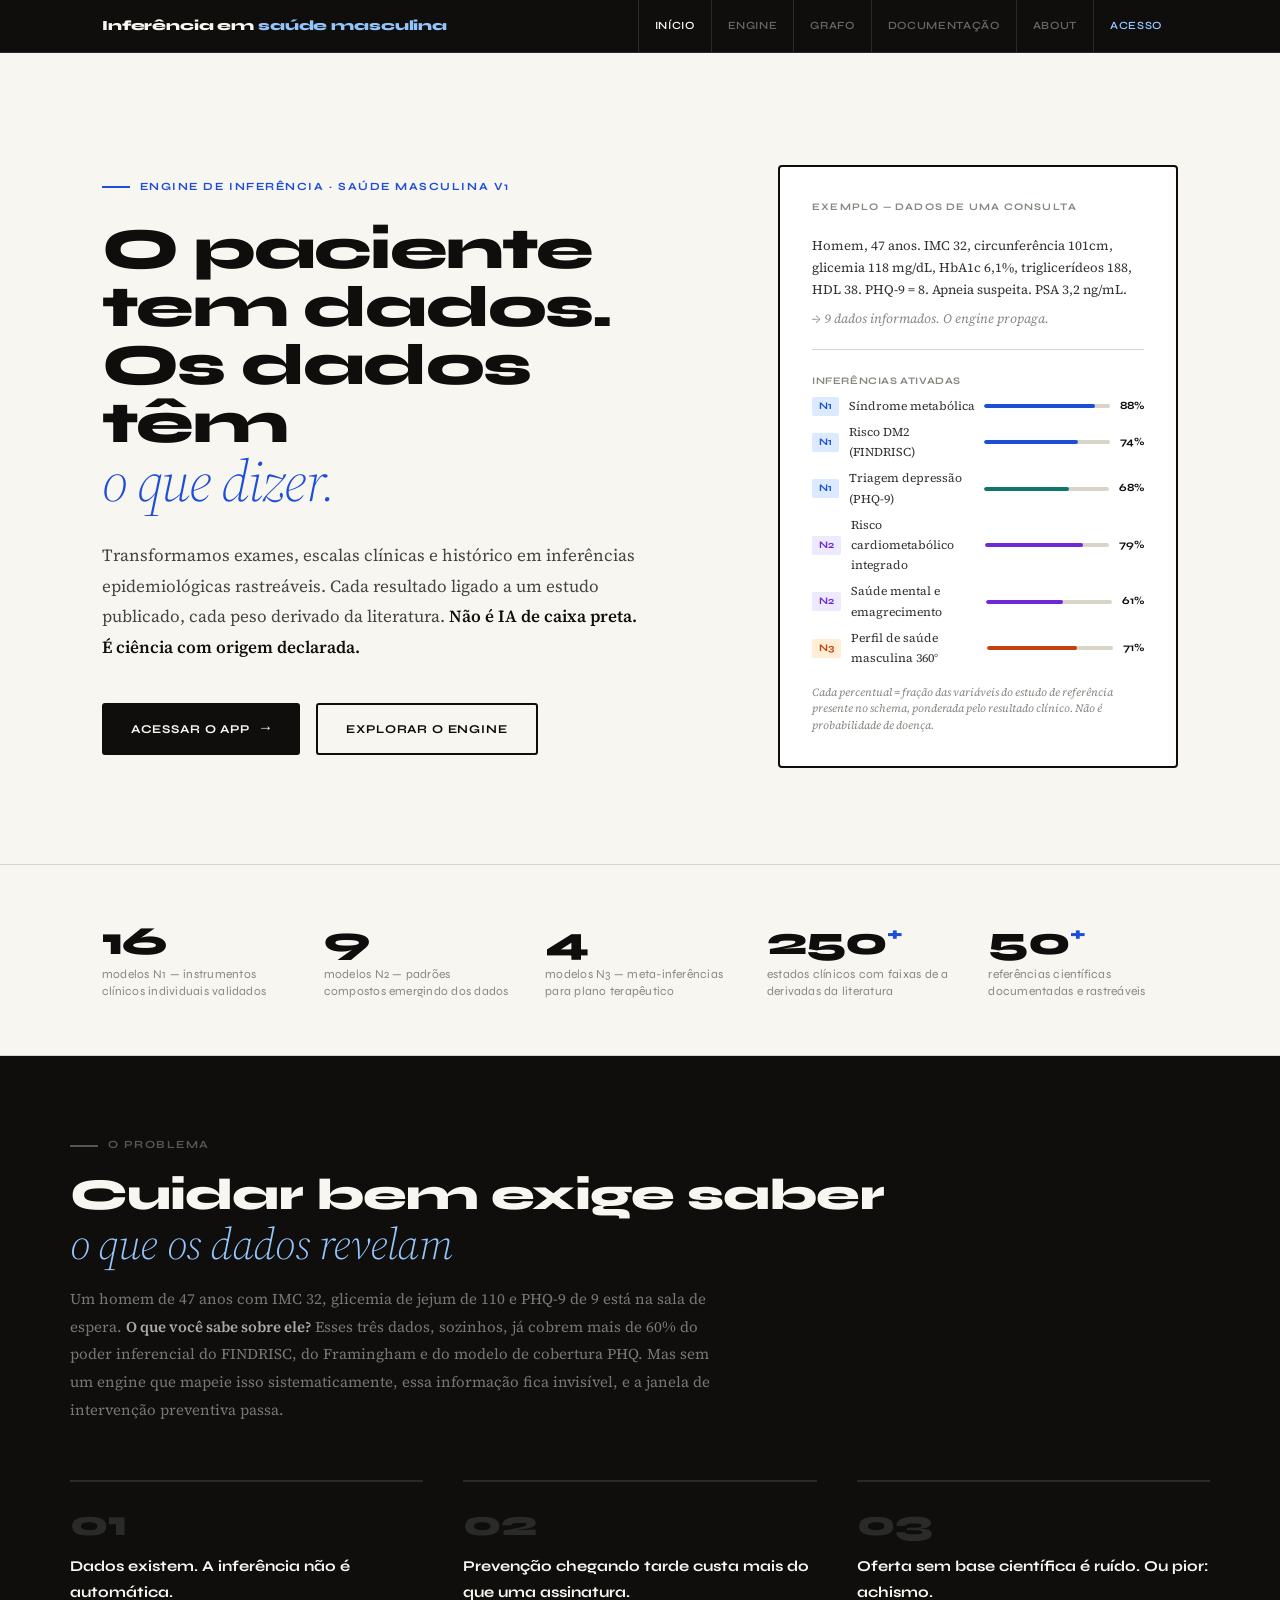
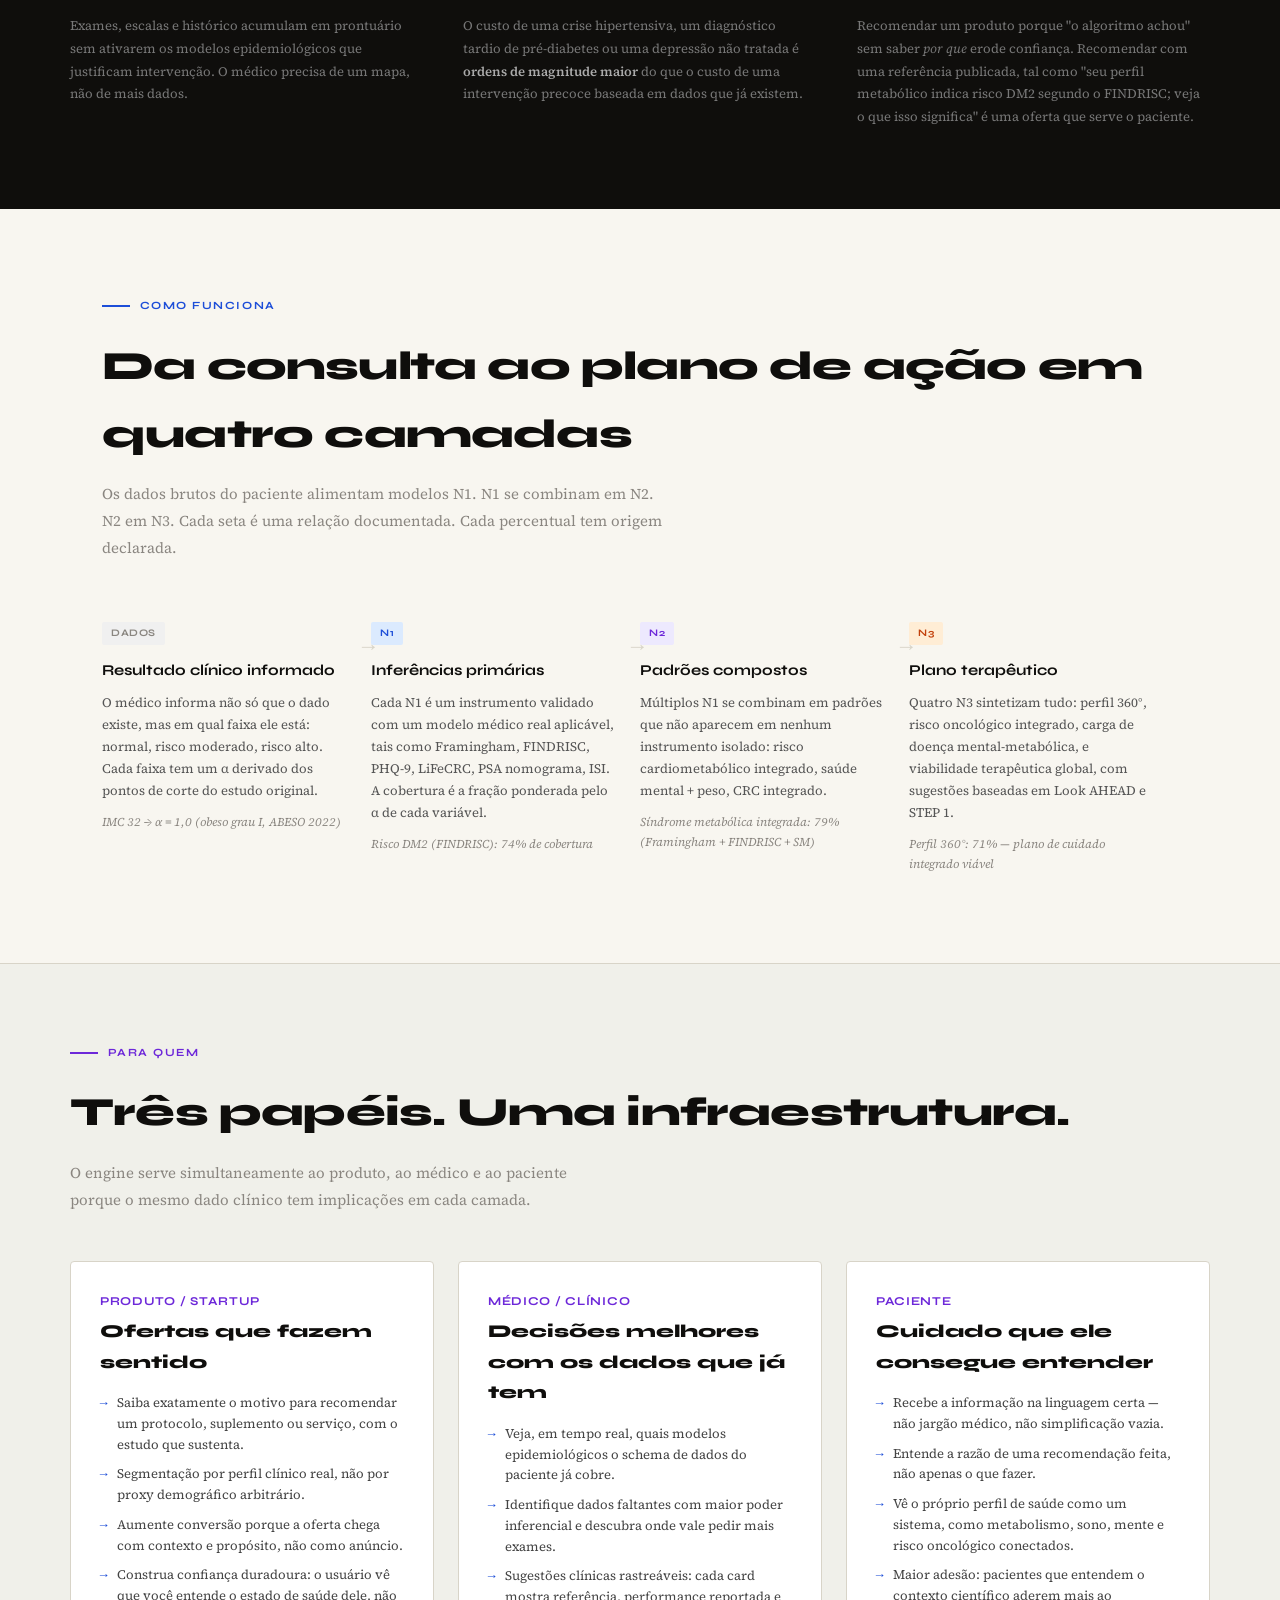
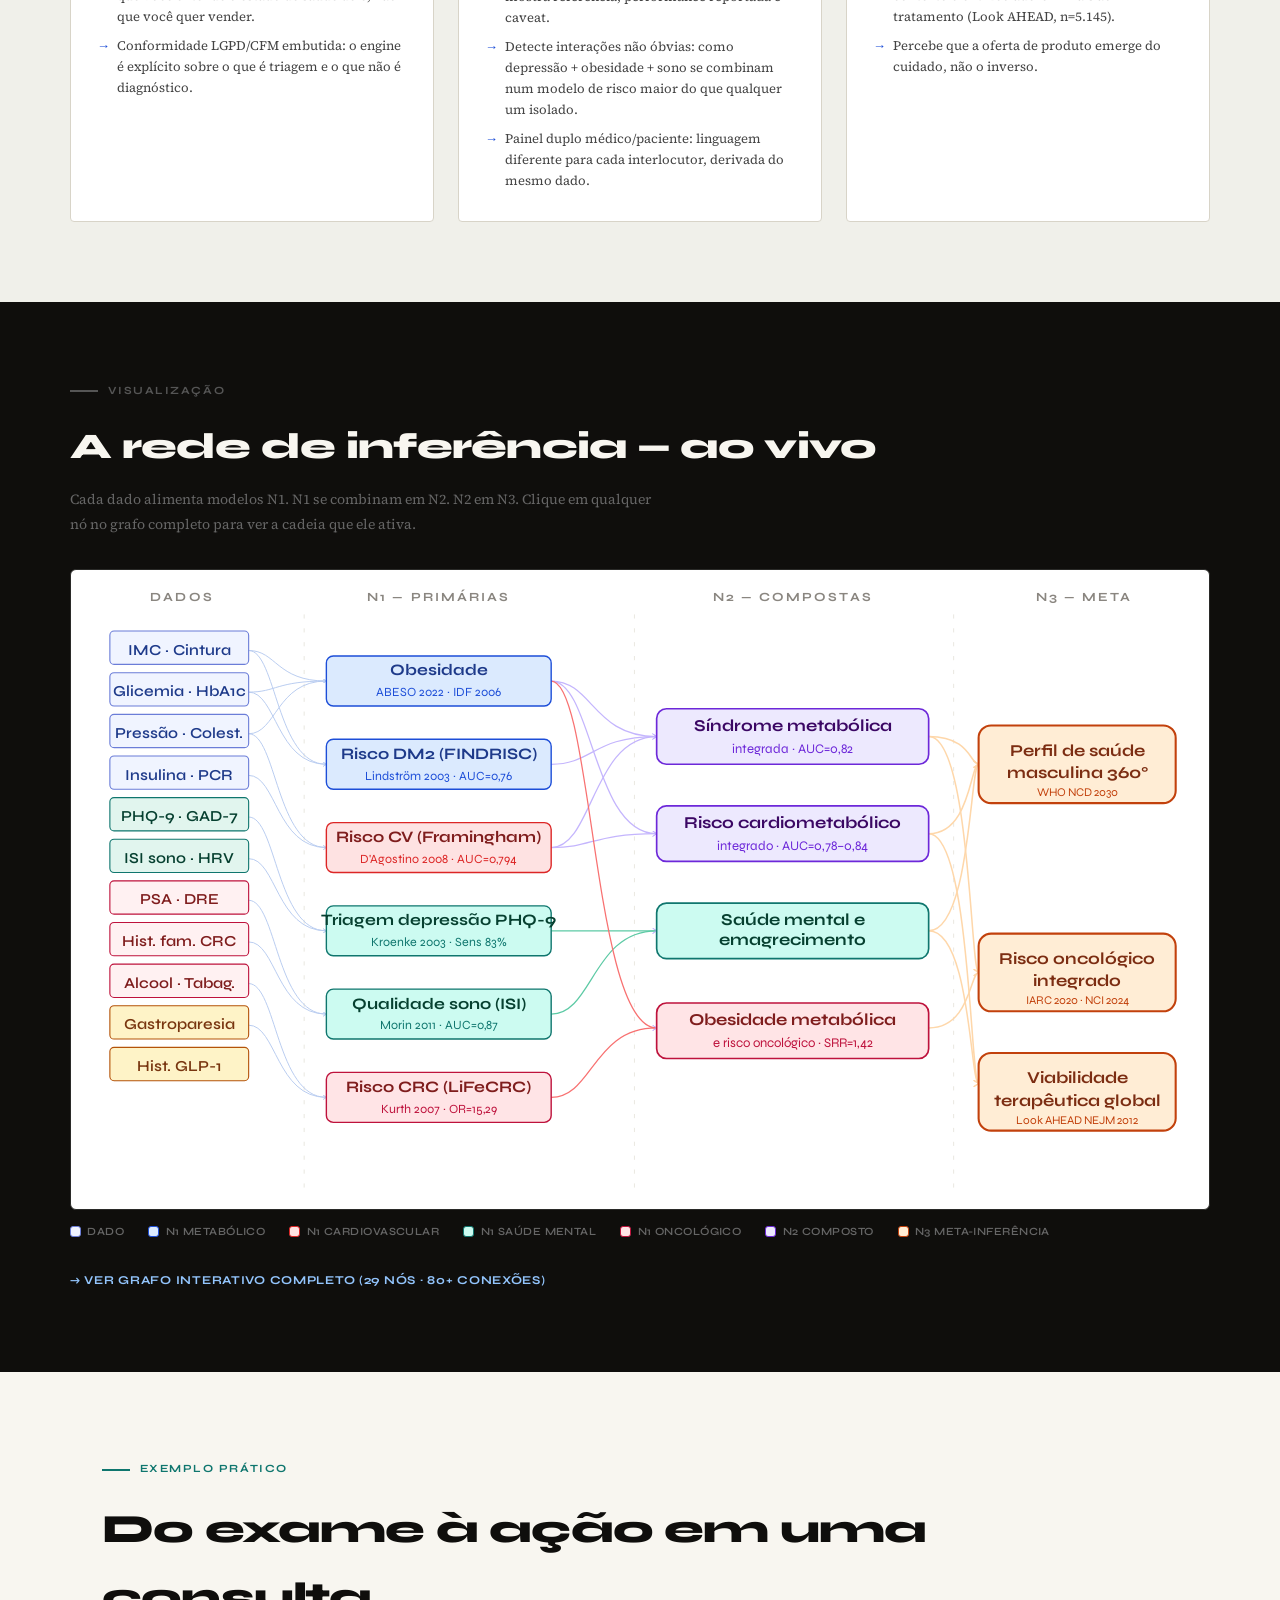
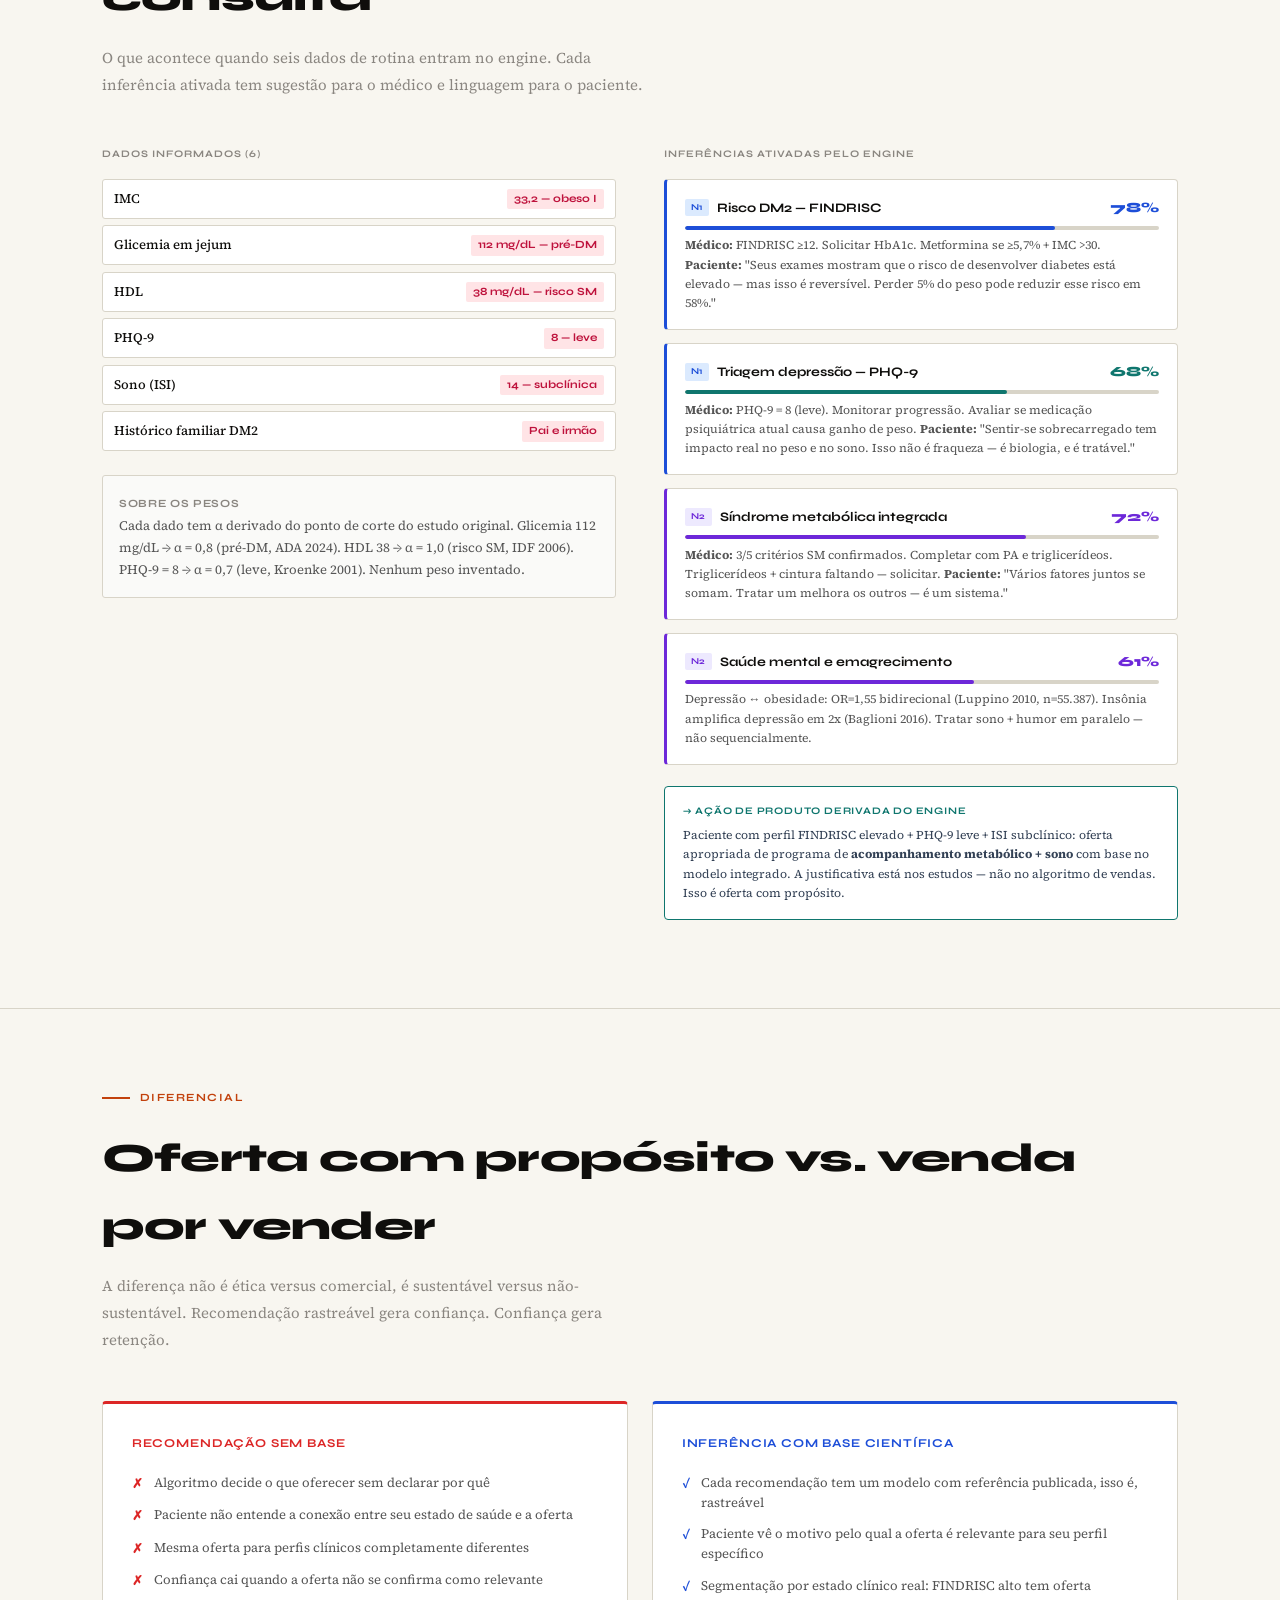
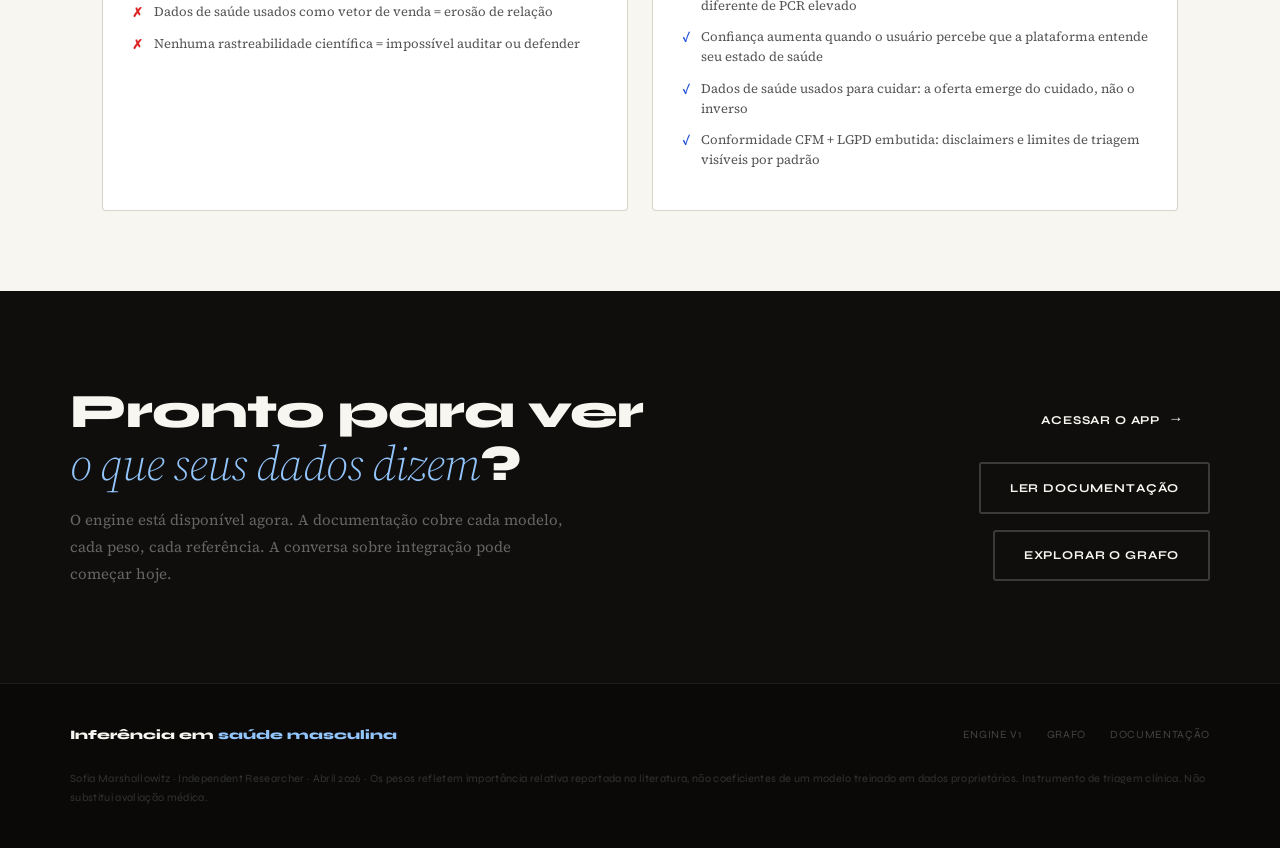
<file: index.html>
<!DOCTYPE html>
<html lang="pt-BR">
<head>
<meta charset="UTF-8">
<meta name="viewport" content="width=device-width, initial-scale=1.0">
<title>Inferência em saúde masculina com base científica real</title>
<meta name="description" content="Transforma dados clínicos em inferências epidemiológicas rastreáveis. Cada sugestão tem origem num estudo publicado. Cada peso tem uma referência. Nenhuma pseudo-confiança.">
<meta property="og:title" content="Inferência em Saúde Masculina">
<meta property="og:description" content="Engine de inferência clínica baseado em ciência. 16 modelos N1, 9 N2, 4 N3. Cada peso derivado da literatura publicada.">
<meta property="og:type" content="website">
<link rel="icon" href="favicon.svg" type="image/svg+xml">
<link rel="preconnect" href="https://fonts.googleapis.com">
<link href="https://fonts.googleapis.com/css2?family=Syne:wght@400;600;700;800&family=Source+Serif+4:ital,opsz,wght@0,8..60,300;0,8..60,400;0,8..60,600;1,8..60,300;1,8..60,400&display=swap" rel="stylesheet">
<link rel="stylesheet" href="shared.css">
<style>
:root{
  --ink:#0f0e0c; --paper:#f8f6f0; --rule:#d8d4c8; --accent:#1d4ed8;
  --muted:#8a8680; --n1:#1d4ed8; --n2:#6d28d9; --n3:#c2410c;
  --teal:#0f766e; --red:#be123c;
}
*{box-sizing:border-box;margin:0;padding:0}
html{scroll-behavior:smooth}
body{font-family:'Source Serif 4',Georgia,serif;background:var(--paper);color:var(--ink);font-size:16px;line-height:1.7}

/* NAV */
nav{position:sticky;top:0;z-index:100;background:var(--ink);border-bottom:1px solid #2a2a28;padding:0 2rem}
.nav-in{max-width:1140px;margin:0 auto;display:flex;align-items:center;height:52px}
.nav-logo{font-family:'Syne',sans-serif;font-weight:800;font-size:14px;color:#f8f6f0;letter-spacing:-.01em;margin-right:auto;text-decoration:none}
.nav-logo em{color:#93c5fd;font-style:normal}
.nav-links{display:flex}
.nav-links a{font-family:'Syne',sans-serif;font-size:11px;font-weight:600;letter-spacing:.06em;text-transform:uppercase;color:#888;text-decoration:none;padding:0 1.1rem;height:52px;display:flex;align-items:center;border-left:1px solid #2a2a28;transition:color .15s}
.nav-links a:hover{color:#f8f6f0}
.nav-links a.cta{color:#93c5fd}
.nav-links a.cta:hover{color:#fff}

/* HERO */
.hero{max-width:1140px;margin:0 auto;padding:7rem 2rem 6rem;display:grid;grid-template-columns:1fr 400px;gap:6rem;align-items:center}
@media(max-width:900px){.hero{grid-template-columns:1fr;gap:3rem;padding:4rem 2rem 3rem}}
.hero-eyebrow{font-family:'Syne',sans-serif;font-size:11px;font-weight:700;letter-spacing:.14em;text-transform:uppercase;color:var(--accent);margin-bottom:1.5rem;display:flex;align-items:center;gap:.6rem}
.hero-eyebrow::before{content:'';display:block;width:28px;height:2px;background:var(--accent)}
.hero-h1{font-family:'Syne',sans-serif;font-weight:800;font-size:clamp(36px,5vw,58px);line-height:1.0;letter-spacing:-.03em;margin-bottom:1.8rem}
.hero-h1 em{font-style:italic;font-family:'Source Serif 4',serif;font-weight:300;color:var(--accent)}
.hero-sub{font-size:17px;line-height:1.8;color:#444;max-width:540px;margin-bottom:2.5rem}
.hero-sub strong{font-weight:600;color:var(--ink)}
.hero-actions{display:flex;gap:1rem;flex-wrap:wrap}
.btn{font-family:'Syne',sans-serif;font-weight:700;font-size:12px;letter-spacing:.07em;text-transform:uppercase;text-decoration:none;display:inline-flex;align-items:center;gap:.5rem;padding:.85rem 1.8rem;border-radius:3px;transition:all .15s}
.btn-primary{background:var(--ink);color:#f8f6f0}
.btn-primary:hover{background:#1a1a18}
.btn-secondary{background:transparent;color:var(--ink);border:2px solid var(--ink)}
.btn-secondary:hover{background:var(--ink);color:#f8f6f0}
.btn-arrow::after{content:'→';font-family:monospace;font-size:15px;margin-left:.2rem}

/* Card hero */
.hero-card{background:#fff;border:2px solid var(--ink);border-radius:4px;padding:2rem}
.hc-label{font-family:'Syne',sans-serif;font-size:10px;font-weight:700;letter-spacing:.12em;text-transform:uppercase;color:var(--muted);margin-bottom:1.2rem}
.hc-scenario{font-size:13px;color:#333;line-height:1.7;margin-bottom:1.4rem;padding-bottom:1.2rem;border-bottom:1px solid var(--rule)}
.hc-scenario em{font-style:italic;color:var(--muted)}
.hc-inference{margin-bottom:.6rem}
.hc-inf-label{font-family:'Syne',sans-serif;font-size:10px;font-weight:700;letter-spacing:.06em;text-transform:uppercase;color:var(--muted);margin-bottom:.4rem}
.hc-inf-row{display:flex;align-items:center;gap:.6rem;margin-bottom:.35rem}
.hc-badge{font-family:'Syne',sans-serif;font-size:10px;font-weight:700;padding:1px 7px;border-radius:2px;flex-shrink:0}
.hc-n1{background:#dbeafe;color:var(--n1)}
.hc-n2{background:#ede9fe;color:var(--n2)}
.hc-n3{background:#ffedd5;color:var(--n3)}
.hc-bar-wrap{flex:1;height:4px;background:var(--rule);border-radius:2px;overflow:hidden}
.hc-bar{height:100%;border-radius:2px}
.hc-pct{font-family:'Syne',sans-serif;font-size:11px;font-weight:700;color:var(--ink);white-space:nowrap}
.hc-name{font-size:12px;color:#333;flex:1}
.hc-footnote{font-size:11px;color:var(--muted);font-style:italic;margin-top:1rem;line-height:1.5}

/* DIVIDER */
.divider{border:none;border-top:1px solid var(--rule)}

/* STATS */
.stats{max-width:1140px;margin:0 auto;padding:3.5rem 2rem;display:grid;grid-template-columns:repeat(5,1fr);gap:2rem}
@media(max-width:800px){.stats{grid-template-columns:repeat(2,1fr)}}
@media(max-width:500px){.stats{grid-template-columns:1fr 1fr}}
.stat-n{font-family:'Syne',sans-serif;font-weight:800;font-size:40px;color:var(--ink);line-height:1;letter-spacing:-.02em}
.stat-n sup{font-size:.5em;color:var(--accent)}
.stat-l{font-size:12px;color:var(--muted);margin-top:.3rem;line-height:1.4;font-family:'Syne',sans-serif;letter-spacing:.02em}

/* SEÇÃO ESCURA — problema */
.dark{background:var(--ink);padding:5rem 2rem}
.dark-in{max-width:1140px;margin:0 auto}
.dark-eyebrow{font-family:'Syne',sans-serif;font-size:11px;font-weight:700;letter-spacing:.14em;text-transform:uppercase;color:#555;margin-bottom:1rem;display:flex;align-items:center;gap:.6rem}
.dark-eyebrow::before{content:'';display:block;width:28px;height:2px;background:#555}
.dark h2{font-family:'Syne',sans-serif;font-weight:800;font-size:clamp(26px,4vw,44px);color:#f8f6f0;letter-spacing:-.02em;margin-bottom:1rem;line-height:1.1}
.dark h2 em{font-style:italic;font-family:'Source Serif 4',serif;font-weight:300;color:#93c5fd}
.dark-sub{font-size:15px;color:#777;max-width:640px;margin-bottom:3.5rem;line-height:1.85}
.dark-sub strong{color:#aaa;font-weight:600}
.dark-grid{display:grid;grid-template-columns:repeat(3,1fr);gap:2.5rem}
@media(max-width:700px){.dark-grid{grid-template-columns:1fr}}
.dark-card{border-top:2px solid #2a2a28;padding-top:1.5rem}
.dark-card-n{font-family:'Syne',sans-serif;font-weight:800;font-size:36px;color:#2a2a28;line-height:1;margin-bottom:.8rem}
.dark-card h3{font-family:'Syne',sans-serif;font-weight:700;font-size:15px;color:#f8f6f0;margin-bottom:.6rem}
.dark-card p{font-size:13px;color:#777;line-height:1.75}
.dark-card strong{color:#aaa;font-weight:600}

/* COMO FUNCIONA — cadeia */
.chain-section{max-width:1140px;margin:0 auto;padding:5.5rem 2rem}
.chain-eyebrow{font-family:'Syne',sans-serif;font-size:11px;font-weight:700;letter-spacing:.14em;text-transform:uppercase;color:var(--accent);margin-bottom:1rem;display:flex;align-items:center;gap:.6rem}
.chain-eyebrow::before{content:'';display:block;width:28px;height:2px;background:var(--accent)}
.chain-h2{font-family:'Syne',sans-serif;font-weight:800;font-size:clamp(24px,3.5vw,40px);letter-spacing:-.02em;margin-bottom:.8rem}
.chain-sub{font-size:15px;color:var(--muted);max-width:560px;margin-bottom:3.5rem;line-height:1.8}
.chain-steps{display:grid;grid-template-columns:repeat(4,1fr);gap:0;position:relative}
@media(max-width:800px){.chain-steps{grid-template-columns:1fr 1fr;gap:2rem}}
@media(max-width:500px){.chain-steps{grid-template-columns:1fr}}
.chain-step{padding:0 1.5rem 0 0;position:relative}
.chain-step::after{content:'→';position:absolute;right:-4px;top:12px;font-size:22px;color:var(--rule);font-family:monospace}
.chain-step:last-child::after{display:none}
@media(max-width:800px){.chain-step::after{display:none}}
.cs-badge{display:inline-block;font-family:'Syne',sans-serif;font-size:10px;font-weight:700;letter-spacing:.06em;text-transform:uppercase;padding:3px 9px;border-radius:2px;margin-bottom:.8rem}
.cs-d{background:#f0f0f0;color:var(--muted)}
.cs-n1{background:#dbeafe;color:var(--n1)}
.cs-n2{background:#ede9fe;color:var(--n2)}
.cs-n3{background:#ffedd5;color:var(--n3)}
.chain-step h3{font-family:'Syne',sans-serif;font-weight:700;font-size:15px;margin-bottom:.5rem}
.chain-step p{font-size:13px;color:#555;line-height:1.7}
.chain-step .cs-example{display:block;margin-top:.6rem;font-size:12px;color:var(--muted);font-style:italic;font-family:'Source Serif 4',serif}

/* PARA QUEM */
.audience{background:#f0f0ea;padding:5rem 2rem}
.audience-in{max-width:1140px;margin:0 auto}
.audience-eyebrow{font-family:'Syne',sans-serif;font-size:11px;font-weight:700;letter-spacing:.14em;text-transform:uppercase;color:var(--n2);margin-bottom:1rem;display:flex;align-items:center;gap:.6rem}
.audience-eyebrow::before{content:'';display:block;width:28px;height:2px;background:var(--n2)}
.audience-h2{font-family:'Syne',sans-serif;font-weight:800;font-size:clamp(24px,3.5vw,40px);letter-spacing:-.02em;margin-bottom:.8rem}
.audience-sub{font-size:15px;color:var(--muted);max-width:540px;margin-bottom:3rem;line-height:1.8}
.audience-grid{display:grid;grid-template-columns:1fr 1fr 1fr;gap:1.5rem}
@media(max-width:800px){.audience-grid{grid-template-columns:1fr}}
.aud-card{background:#fff;border:1px solid var(--rule);border-radius:4px;padding:1.8rem}
.aud-who{font-family:'Syne',sans-serif;font-size:12px;font-weight:700;letter-spacing:.06em;text-transform:uppercase;color:var(--n2);margin-bottom:.3rem}
.aud-role{font-family:'Syne',sans-serif;font-weight:800;font-size:18px;margin-bottom:1rem;color:var(--ink)}
.aud-list{list-style:none;display:flex;flex-direction:column;gap:.55rem}
.aud-list li{font-size:13px;color:#444;line-height:1.6;display:flex;gap:.6rem}
.aud-list li::before{content:'→';font-family:monospace;color:var(--accent);flex-shrink:0;margin-top:1px}

/* CONTRASTE — por que dados + ciência */
.contrast{max-width:1140px;margin:0 auto;padding:5rem 2rem}
.contrast-eyebrow{font-family:'Syne',sans-serif;font-size:11px;font-weight:700;letter-spacing:.14em;text-transform:uppercase;color:var(--n3);margin-bottom:1rem;display:flex;align-items:center;gap:.6rem}
.contrast-eyebrow::before{content:'';display:block;width:28px;height:2px;background:var(--n3)}
.contrast-h2{font-family:'Syne',sans-serif;font-weight:800;font-size:clamp(24px,3.5vw,40px);letter-spacing:-.02em;margin-bottom:.8rem}
.contrast-sub{font-size:15px;color:var(--muted);max-width:540px;margin-bottom:3rem;line-height:1.8}
.contrast-cols{display:grid;grid-template-columns:1fr 1fr;gap:1.5rem}
@media(max-width:640px){.contrast-cols{grid-template-columns:1fr}}
.cc{background:#fff;border:1px solid var(--rule);border-radius:4px;padding:1.8rem}
.cc.bad{border-top:3px solid #dc2626}
.cc.good{border-top:3px solid var(--accent)}
.cc-head{font-family:'Syne',sans-serif;font-weight:700;font-size:12px;letter-spacing:.07em;text-transform:uppercase;margin-bottom:1.2rem}
.cc.bad .cc-head{color:#dc2626}
.cc.good .cc-head{color:var(--accent)}
.cc-item{display:flex;gap:.7rem;font-size:13px;color:#555;margin-bottom:.7rem;line-height:1.55}
.cc.bad .cc-item::before{content:'✗';color:#dc2626;font-weight:700;flex-shrink:0;margin-top:1px}
.cc.good .cc-item::before{content:'✓';color:var(--accent);font-weight:700;flex-shrink:0;margin-top:1px}

/* GRAFO INLINE */
.grafo-section{background:var(--ink);padding:5rem 2rem}
.grafo-in{max-width:1140px;margin:0 auto}
.grafo-eyebrow{font-family:'Syne',sans-serif;font-size:11px;font-weight:700;letter-spacing:.14em;text-transform:uppercase;color:#555;margin-bottom:1rem;display:flex;align-items:center;gap:.6rem}
.grafo-eyebrow::before{content:'';display:block;width:28px;height:2px;background:#555}
.grafo-h2{font-family:'Syne',sans-serif;font-weight:800;font-size:clamp(22px,3vw,36px);color:#f8f6f0;letter-spacing:-.02em;margin-bottom:.6rem}
.grafo-sub{font-size:14px;color:#666;max-width:600px;margin-bottom:2rem;line-height:1.8}
.grafo-wrap{background:#fff;border:1px solid #2a2a28;border-radius:6px;overflow:hidden}
.grafo-legend{display:flex;gap:1.5rem;flex-wrap:wrap;margin-top:.8rem}
.gl-item{display:flex;align-items:center;gap:.4rem;font-family:'Syne',sans-serif;font-size:11px;font-weight:600;letter-spacing:.04em;text-transform:uppercase;color:#666}
.gl-dot{width:11px;height:11px;border-radius:3px;flex-shrink:0}

/* EXEMPLO PRÁTICO */
.example{max-width:1140px;margin:0 auto;padding:5.5rem 2rem}
.example-eyebrow{font-family:'Syne',sans-serif;font-size:11px;font-weight:700;letter-spacing:.14em;text-transform:uppercase;color:var(--teal);margin-bottom:1rem;display:flex;align-items:center;gap:.6rem}
.example-eyebrow::before{content:'';display:block;width:28px;height:2px;background:var(--teal)}
.example-h2{font-family:'Syne',sans-serif;font-weight:800;font-size:clamp(24px,3.5vw,40px);letter-spacing:-.02em;margin-bottom:.8rem}
.example-sub{font-size:15px;color:var(--muted);max-width:560px;margin-bottom:3rem;line-height:1.8}
.example-flow{display:grid;grid-template-columns:1fr 1fr;gap:3rem;align-items:start}
@media(max-width:700px){.example-flow{grid-template-columns:1fr}}
.ef-left{}
.ef-label{font-family:'Syne',sans-serif;font-size:10px;font-weight:700;letter-spacing:.1em;text-transform:uppercase;color:var(--muted);margin-bottom:1rem}
.ef-data-list{display:flex;flex-direction:column;gap:.4rem;margin-bottom:1.5rem}
.ef-datum{display:flex;align-items:center;gap:.7rem;padding:.5rem .7rem;background:#fff;border:1px solid var(--rule);border-radius:3px;font-size:13px}
.ef-datum-name{flex:1;color:var(--ink);font-weight:500}
.ef-datum-val{font-family:'Syne',sans-serif;font-size:11px;font-weight:700;padding:1px 7px;border-radius:2px}
.val-risk{background:#ffe4e6;color:var(--red)}
.val-norm{background:#f1f5f9;color:#475569}
.ef-right{}
.ef-inf-list{display:flex;flex-direction:column;gap:.8rem}
.ef-inf{background:#fff;border:1px solid var(--rule);border-radius:4px;padding:1rem 1.1rem;border-left:3px solid}
.ef-inf.n1{border-left-color:var(--n1)}
.ef-inf.n2{border-left-color:var(--n2)}
.ef-inf.n3{border-left-color:var(--n3)}
.ef-inf-head{display:flex;align-items:center;gap:.5rem;margin-bottom:.4rem}
.ef-inf-badge{font-family:'Syne',sans-serif;font-size:9px;font-weight:700;letter-spacing:.06em;text-transform:uppercase;padding:1px 6px;border-radius:2px}
.ef-inf-name{font-family:'Syne',sans-serif;font-weight:700;font-size:13px;flex:1}
.ef-inf-pct{font-family:'Syne',sans-serif;font-weight:800;font-size:14px}
.ef-inf-bar{height:4px;background:var(--rule);border-radius:2px;overflow:hidden;margin-bottom:.4rem}
.ef-inf-fill{height:100%;border-radius:2px}
.ef-inf-desc{font-size:12px;color:#555;line-height:1.6}
.ef-action{background:#fff;border:1.5px solid var(--teal);border-radius:4px;padding:1rem 1.1rem;margin-top:.5rem}
.ef-action-label{font-family:'Syne',sans-serif;font-size:10px;font-weight:700;letter-spacing:.08em;text-transform:uppercase;color:var(--teal);margin-bottom:.4rem}
.ef-action p{font-size:12px;color:#334155;line-height:1.6}

/* CTA FINAL */
.cta-final{background:var(--ink);padding:6rem 2rem}
.cta-final-in{max-width:1140px;margin:0 auto;display:grid;grid-template-columns:1fr auto;gap:4rem;align-items:center}
@media(max-width:700px){.cta-final-in{grid-template-columns:1fr;gap:2rem}}
.cta-final h2{font-family:'Syne',sans-serif;font-weight:800;font-size:clamp(28px,4vw,48px);color:#f8f6f0;letter-spacing:-.02em;line-height:1.05;margin-bottom:1rem}
.cta-final h2 em{font-style:italic;font-family:'Source Serif 4',serif;font-weight:300;color:#93c5fd}
.cta-final p{font-size:15px;color:#666;max-width:500px;line-height:1.8}
.cta-final-btns{display:flex;flex-direction:column;gap:1rem;align-items:flex-end}
@media(max-width:700px){.cta-final-btns{align-items:flex-start}}
.btn-inv{background:transparent;color:#f8f6f0;border:2px solid #3a3a38}
.btn-inv:hover{border-color:#f8f6f0}

/* FOOTER */
footer{background:#0a0908;padding:2.5rem 2rem;border-top:1px solid #1a1a18}
.footer-in{max-width:1140px;margin:0 auto;display:flex;justify-content:space-between;align-items:center;flex-wrap:wrap;gap:1rem}
.footer-logo{font-family:'Syne',sans-serif;font-weight:800;font-size:13px;color:#f8f6f0}
.footer-logo em{color:#93c5fd;font-style:normal}
.footer-links{display:flex;gap:1.5rem}
.footer-links a{font-family:'Syne',sans-serif;font-size:11px;letter-spacing:.06em;text-transform:uppercase;color:#444;text-decoration:none;transition:color .12s}
.footer-links a:hover{color:#888}
.footer-copy{font-size:11px;color:#333;font-family:'Syne',sans-serif;letter-spacing:.03em;width:100%;margin-top:.5rem}
</style>
</head>
<body>

<div id="read-progress"></div>

<!-- HERO -->
<section>
  <div class="hero fade-up">
    <div>
      <div class="hero-eyebrow">Engine de Inferência · Saúde Masculina v1</div>
      <h1 class="hero-h1">O paciente tem dados.<br>Os dados têm<br><em>o que dizer.</em></h1>
      <p class="hero-sub">Transformamos exames, escalas clínicas e histórico em inferências epidemiológicas rastreáveis. Cada resultado ligado a um estudo publicado, cada peso derivado da literatura. <strong>Não é IA de caixa preta. É ciência com origem declarada.</strong></p>
      <div class="hero-actions">
        <a href="/app" class="btn btn-primary btn-arrow">Acessar o app</a>
        <a href="saude_engine_v3.html" class="btn btn-secondary">Explorar o engine</a>
      </div>
    </div>

    <!-- Card de exemplo ao vivo -->
    <div>
      <div class="hero-card">
        <div class="hc-label">Exemplo — dados de uma consulta</div>
        <div class="hc-scenario">
          Homem, 47 anos. IMC 32, circunferência 101cm, glicemia 118 mg/dL, HbA1c 6,1%, triglicerídeos 188, HDL 38. PHQ-9 = 8. Apneia suspeita. PSA 3,2 ng/mL.
          <em style="display:block;margin-top:.4rem">→ 9 dados informados. O engine propaga.</em>
        </div>
        <div class="hc-inference">
          <div class="hc-inf-label">Inferências ativadas</div>
          <div class="hc-inf-row">
            <span class="hc-badge hc-n1">N1</span>
            <span class="hc-name">Síndrome metabólica</span>
            <div class="hc-bar-wrap"><div class="hc-bar" style="width:88%;background:#1d4ed8"></div></div>
            <span class="hc-pct">88%</span>
          </div>
          <div class="hc-inf-row">
            <span class="hc-badge hc-n1">N1</span>
            <span class="hc-name">Risco DM2 (FINDRISC)</span>
            <div class="hc-bar-wrap"><div class="hc-bar" style="width:74%;background:#1d4ed8"></div></div>
            <span class="hc-pct">74%</span>
          </div>
          <div class="hc-inf-row">
            <span class="hc-badge hc-n1">N1</span>
            <span class="hc-name">Triagem depressão (PHQ-9)</span>
            <div class="hc-bar-wrap"><div class="hc-bar" style="width:68%;background:#0f766e"></div></div>
            <span class="hc-pct">68%</span>
          </div>
          <div class="hc-inf-row">
            <span class="hc-badge hc-n2">N2</span>
            <span class="hc-name">Risco cardiometabólico integrado</span>
            <div class="hc-bar-wrap"><div class="hc-bar" style="width:79%;background:#6d28d9"></div></div>
            <span class="hc-pct">79%</span>
          </div>
          <div class="hc-inf-row">
            <span class="hc-badge hc-n2">N2</span>
            <span class="hc-name">Saúde mental e emagrecimento</span>
            <div class="hc-bar-wrap"><div class="hc-bar" style="width:61%;background:#6d28d9"></div></div>
            <span class="hc-pct">61%</span>
          </div>
          <div class="hc-inf-row">
            <span class="hc-badge hc-n3">N3</span>
            <span class="hc-name">Perfil de saúde masculina 360°</span>
            <div class="hc-bar-wrap"><div class="hc-bar" style="width:71%;background:#c2410c"></div></div>
            <span class="hc-pct">71%</span>
          </div>
        </div>
        <p class="hc-footnote">Cada percentual = fração das variáveis do estudo de referência presente no schema, ponderada pelo resultado clínico. Não é probabilidade de doença.</p>
      </div>
    </div>
  </div>
</section>

<hr class="divider">

<!-- STATS -->
<section>
  <div class="stats fade-up">
    <div>
      <div class="stat-n">16</div>
      <div class="stat-l">modelos N1 — instrumentos clínicos individuais validados</div>
    </div>
    <div>
      <div class="stat-n">9</div>
      <div class="stat-l">modelos N2 — padrões compostos emergindo dos dados</div>
    </div>
    <div>
      <div class="stat-n">4</div>
      <div class="stat-l">modelos N3 — meta-inferências para plano terapêutico</div>
    </div>
    <div>
      <div class="stat-n">250<sup>+</sup></div>
      <div class="stat-l">estados clínicos com faixas de α derivadas da literatura</div>
    </div>
    <div>
      <div class="stat-n">50<sup>+</sup></div>
      <div class="stat-l">referências científicas documentadas e rastreáveis</div>
    </div>
  </div>
</section>

<hr class="divider">

<!-- POR QUE ISSO IMPORTA -->
<section class="dark">
  <div class="dark-in">
    <div class="dark-eyebrow">O problema</div>
    <h2>Cuidar bem exige saber<br><em>o que os dados revelam</em></h2>
    <p class="dark-sub">Um homem de 47 anos com IMC 32, glicemia de jejum de 110 e PHQ-9 de 9 está na sala de espera. <strong>O que você sabe sobre ele?</strong> Esses três dados, sozinhos, já cobrem mais de 60% do poder inferencial do FINDRISC, do Framingham e do modelo de cobertura PHQ. Mas sem um engine que mapeie isso sistematicamente, essa informação fica invisível, e a janela de intervenção preventiva passa.</p>
    <div class="dark-grid">
      <div class="dark-card fade-up">
        <div class="dark-card-n">01</div>
        <h3>Dados existem. A inferência não é automática.</h3>
        <p>Exames, escalas e histórico acumulam em prontuário sem ativarem os modelos epidemiológicos que justificam intervenção. O médico precisa de um mapa, não de mais dados.</p>
      </div>
      <div class="dark-card fade-up delay-2">
        <div class="dark-card-n">02</div>
        <h3>Prevenção chegando tarde custa mais do que uma assinatura.</h3>
        <p>O custo de uma crise hipertensiva, um diagnóstico tardio de pré-diabetes ou uma depressão não tratada é <strong>ordens de magnitude maior</strong> do que o custo de uma intervenção precoce baseada em dados que já existem.</p>
      </div>
      <div class="dark-card fade-up delay-4">
        <div class="dark-card-n">03</div>
        <h3>Oferta sem base científica é ruído. Ou pior: achismo.</h3>
        <p>Recomendar um produto porque "o algoritmo achou" sem saber <em>por que</em> erode confiança. Recomendar com uma referência publicada, tal como "seu perfil metabólico indica risco DM2 segundo o FINDRISC; veja o que isso significa" é uma oferta que serve o paciente.</p>
      </div>
    </div>
  </div>
</section>

<!-- COMO FUNCIONA A CADEIA -->
<section class="chain-section" id="como-funciona">
  <div class="chain-eyebrow">Como funciona</div>
  <h2 class="chain-h2">Da consulta ao plano de ação em quatro camadas</h2>
  <p class="chain-sub">Os dados brutos do paciente alimentam modelos N1. N1 se combinam em N2. N2 em N3. Cada seta é uma relação documentada. Cada percentual tem origem declarada.</p>

  <div class="chain-steps">
    <div class="chain-step">
      <span class="cs-badge cs-d">Dados</span>
      <h3>Resultado clínico informado</h3>
      <p>O médico informa não só que o dado existe, mas em qual faixa ele está: normal, risco moderado, risco alto. Cada faixa tem um α derivado dos pontos de corte do estudo original.</p>
      <span class="cs-example">IMC 32 → α = 1,0 (obeso grau I, ABESO 2022)</span>
    </div>
    <div class="chain-step">
      <span class="cs-badge cs-n1">N1</span>
      <h3>Inferências primárias</h3>
      <p>Cada N1 é um instrumento validado com um modelo médico real aplicável, tais como Framingham, FINDRISC, PHQ-9, LiFeCRC, PSA nomograma, ISI. A cobertura é a fração ponderada pelo α de cada variável.</p>
      <span class="cs-example">Risco DM2 (FINDRISC): 74% de cobertura</span>
    </div>
    <div class="chain-step">
      <span class="cs-badge cs-n2">N2</span>
      <h3>Padrões compostos</h3>
      <p>Múltiplos N1 se combinam em padrões que não aparecem em nenhum instrumento isolado: risco cardiometabólico integrado, saúde mental + peso, CRC integrado.</p>
      <span class="cs-example">Síndrome metabólica integrada: 79% (Framingham + FINDRISC + SM)</span>
    </div>
    <div class="chain-step">
      <span class="cs-badge cs-n3">N3</span>
      <h3>Plano terapêutico</h3>
      <p>Quatro N3 sintetizam tudo: perfil 360°, risco oncológico integrado, carga de doença mental-metabólica, e viabilidade terapêutica global, com sugestões baseadas em Look AHEAD e STEP 1.</p>
      <span class="cs-example">Perfil 360°: 71% — plano de cuidado integrado viável</span>
    </div>
  </div>
</section>

<hr class="divider">

<!-- PARA QUEM -->
<section class="audience" id="para-quem">
  <div class="audience-in">
    <div class="audience-eyebrow">Para quem</div>
    <h2 class="audience-h2">Três papéis. Uma infraestrutura.</h2>
    <p class="audience-sub">O engine serve simultaneamente ao produto, ao médico e ao paciente porque o mesmo dado clínico tem implicações em cada camada.</p>
    <div class="audience-grid">

      <div class="aud-card">
        <div class="aud-who">Produto / Startup</div>
        <div class="aud-role">Ofertas que fazem sentido</div>
        <ul class="aud-list">
          <li>Saiba exatamente o motivo para recomendar um protocolo, suplemento ou serviço, com o estudo que sustenta.</li>
          <li>Segmentação por perfil clínico real, não por proxy demográfico arbitrário.</li>
          <li>Aumente conversão porque a oferta chega com contexto e propósito, não como anúncio.</li>
          <li>Construa confiança duradoura: o usuário vê que você entende o estado de saúde dele, não que você quer vender.</li>
          <li>Conformidade LGPD/CFM embutida: o engine é explícito sobre o que é triagem e o que não é diagnóstico.</li>
        </ul>
      </div>

      <div class="aud-card">
        <div class="aud-who">Médico / Clínico</div>
        <div class="aud-role">Decisões melhores com os dados que já tem</div>
        <ul class="aud-list">
          <li>Veja, em tempo real, quais modelos epidemiológicos o schema de dados do paciente já cobre.</li>
          <li>Identifique dados faltantes com maior poder inferencial e descubra onde vale pedir mais exames.</li>
          <li>Sugestões clínicas rastreáveis: cada card mostra referência, performance reportada e caveat.</li>
          <li>Detecte interações não óbvias: como depressão + obesidade + sono se combinam num modelo de risco maior do que qualquer um isolado.</li>
          <li>Painel duplo médico/paciente: linguagem diferente para cada interlocutor, derivada do mesmo dado.</li>
        </ul>
      </div>

      <div class="aud-card">
        <div class="aud-who">Paciente</div>
        <div class="aud-role">Cuidado que ele consegue entender</div>
        <ul class="aud-list">
          <li>Recebe a informação na linguagem certa — não jargão médico, não simplificação vazia.</li>
          <li>Entende a razão de uma recomendação feita, não apenas o que fazer.</li>
          <li>Vê o próprio perfil de saúde como um sistema, como metabolismo, sono, mente e risco oncológico conectados.</li>
          <li>Maior adesão: pacientes que entendem o contexto científico aderem mais ao tratamento (Look AHEAD, n=5.145).</li>
          <li>Percebe que a oferta de produto emerge do cuidado, não o inverso.</li>
        </ul>
      </div>

    </div>
  </div>
</section>

<!-- GRAFO INLINE -->
<section class="grafo-section">
  <div class="grafo-in">
    <div class="grafo-eyebrow">Visualização</div>
    <h2 class="grafo-h2">A rede de inferência — ao vivo</h2>
    <p class="grafo-sub">Cada dado alimenta modelos N1. N1 se combinam em N2. N2 em N3. Clique em qualquer nó no grafo completo para ver a cadeia que ele ativa.</p>
    <div class="grafo-wrap">
      <svg width="100%" viewBox="0 0 820 460" xmlns="http://www.w3.org/2000/svg" style="display:block">
        <defs>
          <marker id="ab" viewBox="0 0 10 10" refX="8" refY="5" markerWidth="5" markerHeight="5" orient="auto-start-reverse">
            <path d="M2 1L8 5L2 9" fill="none" stroke="#b8ccf0" stroke-width="1.5" stroke-linecap="round"/>
          </marker>
          <marker id="a2" viewBox="0 0 10 10" refX="8" refY="5" markerWidth="5" markerHeight="5" orient="auto-start-reverse">
            <path d="M2 1L8 5L2 9" fill="none" stroke="#c4b5fd" stroke-width="1.5" stroke-linecap="round"/>
          </marker>
          <marker id="a3" viewBox="0 0 10 10" refX="8" refY="5" markerWidth="5" markerHeight="5" orient="auto-start-reverse">
            <path d="M2 1L8 5L2 9" fill="none" stroke="#fed7aa" stroke-width="1.5" stroke-linecap="round"/>
          </marker>
        </defs>
        <!-- Headers -->
        <text font-family="Syne,sans-serif" font-size="9" font-weight="700" letter-spacing="1.5" fill="#8a8680" x="80"  y="22" text-anchor="middle">DADOS</text>
        <text font-family="Syne,sans-serif" font-size="9" font-weight="700" letter-spacing="1.5" fill="#8a8680" x="265" y="22" text-anchor="middle">N1 — PRIMÁRIAS</text>
        <text font-family="Syne,sans-serif" font-size="9" font-weight="700" letter-spacing="1.5" fill="#8a8680" x="520" y="22" text-anchor="middle">N2 — COMPOSTAS</text>
        <text font-family="Syne,sans-serif" font-size="9" font-weight="700" letter-spacing="1.5" fill="#8a8680" x="730" y="22" text-anchor="middle">N3 — META</text>
        <!-- Separadores -->
        <line x1="168" y1="32" x2="168" y2="445" stroke="#d8d4c8" stroke-width="0.4" stroke-dasharray="3 7"/>
        <line x1="406" y1="32" x2="406" y2="445" stroke="#d8d4c8" stroke-width="0.4" stroke-dasharray="3 7"/>
        <line x1="636" y1="32" x2="636" y2="445" stroke="#d8d4c8" stroke-width="0.4" stroke-dasharray="3 7"/>
        <!-- Arestas dados→N1 -->
        <path d="M128,58 C148,58 148,80 184,80"    fill="none" stroke="#b8ccf0" stroke-width=".7" marker-end="url(#ab)"/>
        <path d="M128,88 C148,88 148,80 184,80"    fill="none" stroke="#b8ccf0" stroke-width=".7" marker-end="url(#ab)"/>
        <path d="M128,118 C148,118 148,80 184,80"  fill="none" stroke="#b8ccf0" stroke-width=".7" marker-end="url(#ab)"/>
        <path d="M128,58 C148,58 148,140 184,140"  fill="none" stroke="#b8ccf0" stroke-width=".7" marker-end="url(#ab)"/>
        <path d="M128,88 C148,88 148,140 184,140"  fill="none" stroke="#b8ccf0" stroke-width=".7" marker-end="url(#ab)"/>
        <path d="M128,118 C148,118 148,200 184,200" fill="none" stroke="#b8ccf0" stroke-width=".7" marker-end="url(#ab)"/>
        <path d="M128,148 C148,148 148,200 184,200" fill="none" stroke="#b8ccf0" stroke-width=".7" marker-end="url(#ab)"/>
        <path d="M128,178 C148,178 148,260 184,260" fill="none" stroke="#b8ccf0" stroke-width=".7" marker-end="url(#ab)"/>
        <path d="M128,208 C148,208 148,260 184,260" fill="none" stroke="#b8ccf0" stroke-width=".7" marker-end="url(#ab)"/>
        <path d="M128,238 C148,238 148,320 184,320" fill="none" stroke="#b8ccf0" stroke-width=".7" marker-end="url(#ab)"/>
        <path d="M128,268 C148,268 148,320 184,320" fill="none" stroke="#b8ccf0" stroke-width=".7" marker-end="url(#ab)"/>
        <path d="M128,298 C148,298 148,380 184,380" fill="none" stroke="#b8ccf0" stroke-width=".7" marker-end="url(#ab)"/>
        <path d="M128,328 C148,328 148,380 184,380" fill="none" stroke="#b8ccf0" stroke-width=".7" marker-end="url(#ab)"/>
        <!-- Arestas N1→N2 -->
        <path d="M346,80  C376,80  376,120 422,120" fill="none" stroke="#c4b5fd" stroke-width=".9" marker-end="url(#a2)"/>
        <path d="M346,140 C376,140 376,120 422,120" fill="none" stroke="#c4b5fd" stroke-width=".9" marker-end="url(#a2)"/>
        <path d="M346,200 C376,200 376,120 422,120" fill="none" stroke="#c4b5fd" stroke-width=".9" marker-end="url(#a2)"/>
        <path d="M346,80  C376,80  376,190 422,190" fill="none" stroke="#c4b5fd" stroke-width=".9" marker-end="url(#a2)"/>
        <path d="M346,200 C376,200 376,190 422,190" fill="none" stroke="#c4b5fd" stroke-width=".9" marker-end="url(#a2)"/>
        <path d="M346,260 C376,260 376,260 422,260" fill="none" stroke="#5dcaa5" stroke-width=".9" marker-end="url(#a2)"/>
        <path d="M346,320 C376,320 376,260 422,260" fill="none" stroke="#5dcaa5" stroke-width=".9" marker-end="url(#a2)"/>
        <path d="M346,80  C376,80  376,330 422,330" fill="none" stroke="#f87171" stroke-width=".9" marker-end="url(#a2)"/>
        <path d="M346,380 C376,380 376,330 422,330" fill="none" stroke="#f87171" stroke-width=".9" marker-end="url(#a2)"/>
        <!-- Arestas N2→N3 -->
        <path d="M618,120 C648,120 648,140 654,140" fill="none" stroke="#fed7aa" stroke-width="1.1" marker-end="url(#a3)"/>
        <path d="M618,190 C648,190 648,140 654,140" fill="none" stroke="#fed7aa" stroke-width="1.1" marker-end="url(#a3)"/>
        <path d="M618,260 C648,260 648,140 654,140" fill="none" stroke="#fed7aa" stroke-width="1.1" marker-end="url(#a3)"/>
        <path d="M618,120 C648,120 648,290 654,290" fill="none" stroke="#fed7aa" stroke-width="1.1" marker-end="url(#a3)"/>
        <path d="M618,330 C648,330 648,290 654,290" fill="none" stroke="#fed7aa" stroke-width="1.1" marker-end="url(#a3)"/>
        <path d="M618,190 C648,190 648,370 654,370" fill="none" stroke="#fed7aa" stroke-width="1.1" marker-end="url(#a3)"/>
        <path d="M618,260 C648,260 648,370 654,370" fill="none" stroke="#fed7aa" stroke-width="1.1" marker-end="url(#a3)"/>
        <!-- Dados brutos -->
        <rect x="28" y="44"  width="100" height="24" rx="3" fill="#f0f4ff" stroke="#6b7dd8" stroke-width=".8"/><text font-family="Syne,sans-serif" font-size="11" font-weight="600" fill="#1e3a8a" x="78" y="61"  text-anchor="middle">IMC · Cintura</text>
        <rect x="28" y="74"  width="100" height="24" rx="3" fill="#f0f4ff" stroke="#6b7dd8" stroke-width=".8"/><text font-family="Syne,sans-serif" font-size="11" font-weight="600" fill="#1e3a8a" x="78" y="91"  text-anchor="middle">Glicemia · HbA1c</text>
        <rect x="28" y="104" width="100" height="24" rx="3" fill="#f0f4ff" stroke="#6b7dd8" stroke-width=".8"/><text font-family="Syne,sans-serif" font-size="11" font-weight="600" fill="#1e3a8a" x="78" y="121" text-anchor="middle">Pressão · Colest.</text>
        <rect x="28" y="134" width="100" height="24" rx="3" fill="#f0f4ff" stroke="#6b7dd8" stroke-width=".8"/><text font-family="Syne,sans-serif" font-size="11" font-weight="600" fill="#1e3a8a" x="78" y="151" text-anchor="middle">Insulina · PCR</text>
        <rect x="28" y="164" width="100" height="24" rx="3" fill="#e1f5ee" stroke="#0f766e" stroke-width=".8"/><text font-family="Syne,sans-serif" font-size="11" font-weight="600" fill="#064030" x="78" y="181" text-anchor="middle">PHQ-9 · GAD-7</text>
        <rect x="28" y="194" width="100" height="24" rx="3" fill="#e1f5ee" stroke="#0f766e" stroke-width=".8"/><text font-family="Syne,sans-serif" font-size="11" font-weight="600" fill="#064030" x="78" y="211" text-anchor="middle">ISI sono · HRV</text>
        <rect x="28" y="224" width="100" height="24" rx="3" fill="#fff1f2" stroke="#be123c" stroke-width=".8"/><text font-family="Syne,sans-serif" font-size="11" font-weight="600" fill="#7f1d1d" x="78" y="241" text-anchor="middle">PSA · DRE</text>
        <rect x="28" y="254" width="100" height="24" rx="3" fill="#fff1f2" stroke="#be123c" stroke-width=".8"/><text font-family="Syne,sans-serif" font-size="11" font-weight="600" fill="#7f1d1d" x="78" y="271" text-anchor="middle">Hist. fam. CRC</text>
        <rect x="28" y="284" width="100" height="24" rx="3" fill="#fff1f2" stroke="#be123c" stroke-width=".8"/><text font-family="Syne,sans-serif" font-size="11" font-weight="600" fill="#7f1d1d" x="78" y="301" text-anchor="middle">Alcool · Tabag.</text>
        <rect x="28" y="314" width="100" height="24" rx="3" fill="#fef3c7" stroke="#b45309" stroke-width=".8"/><text font-family="Syne,sans-serif" font-size="11" font-weight="600" fill="#78350f" x="78" y="331" text-anchor="middle">Gastroparesia</text>
        <rect x="28" y="344" width="100" height="24" rx="3" fill="#fef3c7" stroke="#b45309" stroke-width=".8"/><text font-family="Syne,sans-serif" font-size="11" font-weight="600" fill="#78350f" x="78" y="361" text-anchor="middle">Hist. GLP-1</text>
        <!-- N1 -->
        <rect x="184" y="62"  width="162" height="36" rx="5" fill="#dbeafe" stroke="#1d4ed8" stroke-width="1"/><text font-family="Syne,sans-serif" font-size="11.5" font-weight="700" fill="#1e3a8a" x="265" y="76"  text-anchor="middle">Obesidade</text><text font-family="Syne,sans-serif" font-size="9" fill="#1d4ed8" x="265" y="91"  text-anchor="middle">ABESO 2022 · IDF 2006</text>
        <rect x="184" y="122" width="162" height="36" rx="5" fill="#dbeafe" stroke="#1d4ed8" stroke-width="1"/><text font-family="Syne,sans-serif" font-size="11.5" font-weight="700" fill="#1e3a8a" x="265" y="136" text-anchor="middle">Risco DM2 (FINDRISC)</text><text font-family="Syne,sans-serif" font-size="9" fill="#1d4ed8" x="265" y="151" text-anchor="middle">Lindström 2003 · AUC=0,76</text>
        <rect x="184" y="182" width="162" height="36" rx="5" fill="#fee2e2" stroke="#dc2626" stroke-width="1"/><text font-family="Syne,sans-serif" font-size="11.5" font-weight="700" fill="#7f1d1d" x="265" y="196" text-anchor="middle">Risco CV (Framingham)</text><text font-family="Syne,sans-serif" font-size="9" fill="#dc2626" x="265" y="211" text-anchor="middle">D'Agostino 2008 · AUC=0,794</text>
        <rect x="184" y="242" width="162" height="36" rx="5" fill="#ccfbf1" stroke="#0f766e" stroke-width="1"/><text font-family="Syne,sans-serif" font-size="11.5" font-weight="700" fill="#064030" x="265" y="256" text-anchor="middle">Triagem depressão PHQ-9</text><text font-family="Syne,sans-serif" font-size="9" fill="#0f766e" x="265" y="271" text-anchor="middle">Kroenke 2003 · Sens 83%</text>
        <rect x="184" y="302" width="162" height="36" rx="5" fill="#ccfbf1" stroke="#0f766e" stroke-width="1"/><text font-family="Syne,sans-serif" font-size="11.5" font-weight="700" fill="#064030" x="265" y="316" text-anchor="middle">Qualidade sono (ISI)</text><text font-family="Syne,sans-serif" font-size="9" fill="#0f766e" x="265" y="331" text-anchor="middle">Morin 2011 · AUC=0,87</text>
        <rect x="184" y="362" width="162" height="36" rx="5" fill="#ffe4e6" stroke="#be123c" stroke-width="1"/><text font-family="Syne,sans-serif" font-size="11.5" font-weight="700" fill="#7f1d1d" x="265" y="376" text-anchor="middle">Risco CRC (LiFeCRC)</text><text font-family="Syne,sans-serif" font-size="9" fill="#be123c" x="265" y="391" text-anchor="middle">Kurth 2007 · OR=15,29</text>
        <!-- N2 -->
        <rect x="422" y="100" width="196" height="40" rx="7" fill="#ede9fe" stroke="#6d28d9" stroke-width="1.2"/><text font-family="Syne,sans-serif" font-size="12" font-weight="700" fill="#3b0764" x="520" y="116" text-anchor="middle">Síndrome metabólica</text><text font-family="Syne,sans-serif" font-size="9.5" fill="#6d28d9" x="520" y="132" text-anchor="middle">integrada · AUC=0,82</text>
        <rect x="422" y="170" width="196" height="40" rx="7" fill="#ede9fe" stroke="#6d28d9" stroke-width="1.2"/><text font-family="Syne,sans-serif" font-size="12" font-weight="700" fill="#3b0764" x="520" y="186" text-anchor="middle">Risco cardiometabólico</text><text font-family="Syne,sans-serif" font-size="9.5" fill="#6d28d9" x="520" y="202" text-anchor="middle">integrado · AUC=0,78–0,84</text>
        <rect x="422" y="240" width="196" height="40" rx="7" fill="#ccfbf1" stroke="#0f766e" stroke-width="1.2"/><text font-family="Syne,sans-serif" font-size="12" font-weight="700" fill="#064030" x="520" y="256" text-anchor="middle">Saúde mental e</text><text font-family="Syne,sans-serif" font-size="12" font-weight="700" fill="#064030" x="520" y="270" text-anchor="middle">emagrecimento</text>
        <rect x="422" y="312" width="196" height="40" rx="7" fill="#ffe4e6" stroke="#be123c" stroke-width="1.2"/><text font-family="Syne,sans-serif" font-size="12" font-weight="700" fill="#7f1d1d" x="520" y="328" text-anchor="middle">Obesidade metabólica</text><text font-family="Syne,sans-serif" font-size="9.5" fill="#be123c" x="520" y="344" text-anchor="middle">e risco oncológico · SRR=1,42</text>
        <!-- N3 -->
        <rect x="654" y="112" width="142" height="56" rx="9" fill="#ffedd5" stroke="#c2410c" stroke-width="1.5"/><text font-family="Syne,sans-serif" font-size="12" font-weight="700" fill="#7c2d12" x="725" y="134" text-anchor="middle">Perfil de saúde</text><text font-family="Syne,sans-serif" font-size="12" font-weight="700" fill="#7c2d12" x="725" y="150" text-anchor="middle">masculina 360°</text><text font-family="Syne,sans-serif" font-size="8.5" fill="#c2410c" x="725" y="163" text-anchor="middle">WHO NCD 2030</text>
        <rect x="654" y="262" width="142" height="56" rx="9" fill="#ffedd5" stroke="#c2410c" stroke-width="1.5"/><text font-family="Syne,sans-serif" font-size="12" font-weight="700" fill="#7c2d12" x="725" y="284" text-anchor="middle">Risco oncológico</text><text font-family="Syne,sans-serif" font-size="12" font-weight="700" fill="#7c2d12" x="725" y="300" text-anchor="middle">integrado</text><text font-family="Syne,sans-serif" font-size="8.5" fill="#c2410c" x="725" y="313" text-anchor="middle">IARC 2020 · NCI 2024</text>
        <rect x="654" y="348" width="142" height="56" rx="9" fill="#ffedd5" stroke="#c2410c" stroke-width="1.5"/><text font-family="Syne,sans-serif" font-size="12" font-weight="700" fill="#7c2d12" x="725" y="370" text-anchor="middle">Viabilidade</text><text font-family="Syne,sans-serif" font-size="12" font-weight="700" fill="#7c2d12" x="725" y="386" text-anchor="middle">terapêutica global</text><text font-family="Syne,sans-serif" font-size="8.5" fill="#c2410c" x="725" y="399" text-anchor="middle">Look AHEAD NEJM 2012</text>
      </svg>
    </div>
    <div class="grafo-legend">
      <div class="gl-item"><div class="gl-dot" style="background:#f0f4ff;border:1.5px solid #6b7dd8"></div>Dado</div>
      <div class="gl-item"><div class="gl-dot" style="background:#dbeafe;border:1.5px solid #1d4ed8"></div>N1 Metabólico</div>
      <div class="gl-item"><div class="gl-dot" style="background:#fee2e2;border:1.5px solid #dc2626"></div>N1 Cardiovascular</div>
      <div class="gl-item"><div class="gl-dot" style="background:#ccfbf1;border:1.5px solid #0f766e"></div>N1 Saúde mental</div>
      <div class="gl-item"><div class="gl-dot" style="background:#ffe4e6;border:1.5px solid #be123c"></div>N1 Oncológico</div>
      <div class="gl-item"><div class="gl-dot" style="background:#ede9fe;border:1.5px solid #6d28d9"></div>N2 Composto</div>
      <div class="gl-item"><div class="gl-dot" style="background:#ffedd5;border:1.5px solid #c2410c"></div>N3 Meta-inferência</div>
    </div>
    <p style="margin-top:1.5rem"><a href="grafo_saude_v2.html" style="font-family:'Syne',sans-serif;font-size:12px;font-weight:700;letter-spacing:.06em;text-transform:uppercase;color:#93c5fd;text-decoration:none">→ Ver grafo interativo completo (29 nós · 80+ conexões)</a></p>
  </div>
</section>

<!-- EXEMPLO PRÁTICO — o que o médico vê -->
<section class="example">
  <div class="example-eyebrow">Exemplo prático</div>
  <h2 class="example-h2">Do exame à ação em uma consulta</h2>
  <p class="example-sub">O que acontece quando seis dados de rotina entram no engine. Cada inferência ativada tem sugestão para o médico e linguagem para o paciente.</p>

  <div class="example-flow">
    <div class="ef-left">
      <div class="ef-label">Dados informados (6)</div>
      <div class="ef-data-list">
        <div class="ef-datum">
          <span class="ef-datum-name">IMC</span>
          <span class="ef-datum-val val-risk">33,2 — obeso I</span>
        </div>
        <div class="ef-datum">
          <span class="ef-datum-name">Glicemia em jejum</span>
          <span class="ef-datum-val val-risk">112 mg/dL — pré-DM</span>
        </div>
        <div class="ef-datum">
          <span class="ef-datum-name">HDL</span>
          <span class="ef-datum-val val-risk">38 mg/dL — risco SM</span>
        </div>
        <div class="ef-datum">
          <span class="ef-datum-name">PHQ-9</span>
          <span class="ef-datum-val val-risk">8 — leve</span>
        </div>
        <div class="ef-datum">
          <span class="ef-datum-name">Sono (ISI)</span>
          <span class="ef-datum-val val-risk">14 — subclínica</span>
        </div>
        <div class="ef-datum">
          <span class="ef-datum-name">Histórico familiar DM2</span>
          <span class="ef-datum-val val-risk">Pai e irmão</span>
        </div>
      </div>
      <div style="padding:1rem;background:#fafaf8;border:1px solid var(--rule);border-radius:3px;font-size:13px;color:#555;line-height:1.7">
        <strong style="font-family:'Syne',sans-serif;font-size:11px;letter-spacing:.06em;text-transform:uppercase;color:var(--muted)">Sobre os pesos</strong><br>
        Cada dado tem α derivado do ponto de corte do estudo original. Glicemia 112 mg/dL → α = 0,8 (pré-DM, ADA 2024). HDL 38 → α = 1,0 (risco SM, IDF 2006). PHQ-9 = 8 → α = 0,7 (leve, Kroenke 2001). Nenhum peso inventado.
      </div>
    </div>

    <div class="ef-right">
      <div class="ef-label">Inferências ativadas pelo engine</div>
      <div class="ef-inf-list">

        <div class="ef-inf n1">
          <div class="ef-inf-head">
            <span class="ef-inf-badge hc-n1">N1</span>
            <span class="ef-inf-name">Risco DM2 — FINDRISC</span>
            <span class="ef-inf-pct" style="color:var(--n1)">78%</span>
          </div>
          <div class="ef-inf-bar"><div class="ef-inf-fill" style="width:78%;background:var(--n1)"></div></div>
          <div class="ef-inf-desc"><strong>Médico:</strong> FINDRISC ≥12. Solicitar HbA1c. Metformina se ≥5,7% + IMC &gt;30. <strong>Paciente:</strong> "Seus exames mostram que o risco de desenvolver diabetes está elevado — mas isso é reversível. Perder 5% do peso pode reduzir esse risco em 58%."</div>
        </div>

        <div class="ef-inf n1">
          <div class="ef-inf-head">
            <span class="ef-inf-badge hc-n1">N1</span>
            <span class="ef-inf-name">Triagem depressão — PHQ-9</span>
            <span class="ef-inf-pct" style="color:var(--teal)">68%</span>
          </div>
          <div class="ef-inf-bar"><div class="ef-inf-fill" style="width:68%;background:var(--teal)"></div></div>
          <div class="ef-inf-desc"><strong>Médico:</strong> PHQ-9 = 8 (leve). Monitorar progressão. Avaliar se medicação psiquiátrica atual causa ganho de peso. <strong>Paciente:</strong> "Sentir-se sobrecarregado tem impacto real no peso e no sono. Isso não é fraqueza — é biologia, e é tratável."</div>
        </div>

        <div class="ef-inf n2">
          <div class="ef-inf-head">
            <span class="ef-inf-badge hc-n2">N2</span>
            <span class="ef-inf-name">Síndrome metabólica integrada</span>
            <span class="ef-inf-pct" style="color:var(--n2)">72%</span>
          </div>
          <div class="ef-inf-bar"><div class="ef-inf-fill" style="width:72%;background:var(--n2)"></div></div>
          <div class="ef-inf-desc"><strong>Médico:</strong> 3/5 critérios SM confirmados. Completar com PA e triglicerídeos. Triglicerídeos + cintura faltando — solicitar. <strong>Paciente:</strong> "Vários fatores juntos se somam. Tratar um melhora os outros — é um sistema."</div>
        </div>

        <div class="ef-inf n2">
          <div class="ef-inf-head">
            <span class="ef-inf-badge hc-n2">N2</span>
            <span class="ef-inf-name">Saúde mental e emagrecimento</span>
            <span class="ef-inf-pct" style="color:var(--n2)">61%</span>
          </div>
          <div class="ef-inf-bar"><div class="ef-inf-fill" style="width:61%;background:var(--n2)"></div></div>
          <div class="ef-inf-desc">Depressão ↔ obesidade: OR=1,55 bidirecional (Luppino 2010, n=55.387). Insônia amplifica depressão em 2x (Baglioni 2016). Tratar sono + humor em paralelo — não sequencialmente.</div>
        </div>

        <div class="ef-action">
          <div class="ef-action-label">→ Ação de produto derivada do engine</div>
          <p>Paciente com perfil FINDRISC elevado + PHQ-9 leve + ISI subclínico: oferta apropriada de programa de <strong>acompanhamento metabólico + sono</strong> com base no modelo integrado. A justificativa está nos estudos — não no algoritmo de vendas. Isso é oferta com propósito.</p>
        </div>

      </div>
    </div>
  </div>
</section>

<hr class="divider">

<!-- CONTRASTE -->
<section class="contrast">
  <div class="contrast-eyebrow">Diferencial</div>
  <h2 class="contrast-h2">Oferta com propósito vs. venda por vender</h2>
  <p class="contrast-sub">A diferença não é ética versus comercial, é sustentável versus não-sustentável. Recomendação rastreável gera confiança. Confiança gera retenção.</p>
  <div class="contrast-cols">
    <div class="cc bad">
      <div class="cc-head">Recomendação sem base</div>
      <div class="cc-item">Algoritmo decide o que oferecer sem declarar por quê</div>
      <div class="cc-item">Paciente não entende a conexão entre seu estado de saúde e a oferta</div>
      <div class="cc-item">Mesma oferta para perfis clínicos completamente diferentes</div>
      <div class="cc-item">Confiança cai quando a oferta não se confirma como relevante</div>
      <div class="cc-item">Dados de saúde usados como vetor de venda = erosão de relação</div>
      <div class="cc-item">Nenhuma rastreabilidade científica = impossível auditar ou defender</div>
    </div>
    <div class="cc good">
      <div class="cc-head">Inferência com base científica</div>
      <div class="cc-item">Cada recomendação tem um modelo com referência publicada, isso é, rastreável</div>
      <div class="cc-item">Paciente vê o motivo pelo qual a oferta é relevante para seu perfil específico</div>
      <div class="cc-item">Segmentação por estado clínico real: FINDRISC alto tem oferta diferente de PCR elevado</div>
      <div class="cc-item">Confiança aumenta quando o usuário percebe que a plataforma entende seu estado de saúde</div>
      <div class="cc-item">Dados de saúde usados para cuidar: a oferta emerge do cuidado, não o inverso</div>
      <div class="cc-item">Conformidade CFM + LGPD embutida: disclaimers e limites de triagem visíveis por padrão</div>
    </div>
  </div>
</section>

<!-- CTA FINAL -->
<section class="cta-final">
  <div class="cta-final-in">
    <div>
      <h2>Pronto para ver<br><em>o que seus dados dizem</em>?</h2>
      <p>O engine está disponível agora. A documentação cobre cada modelo, cada peso, cada referência. A conversa sobre integração pode começar hoje.</p>
    </div>
    <div class="cta-final-btns">
      <a href="/app" class="btn btn-primary btn-arrow">Acessar o app</a>
      <a href="docs_saude_v3.html" class="btn btn-inv">Ler documentação</a>
      <a href="grafo_saude_v2.html" class="btn btn-inv">Explorar o grafo</a>
    </div>
  </div>
</section>

<footer>
  <div class="footer-in">
    <div class="footer-logo">Inferência em <em>saúde masculina</em></div>
    <div class="footer-links">
      <a href="saude_engine_v3.html">Engine v1</a>
      <a href="grafo_saude_v2.html">Grafo</a>
      <a href="docs_saude_v3.html">Documentação</a>
    </div>
    <div class="footer-copy">Sofia Marshallowitz · Independent Researcher · Abril 2026 · Os pesos refletem importância relativa reportada na literatura, não coeficientes de um modelo treinado em dados proprietários. Instrumento de triagem clínica. Não substitui avaliação médica.</div>
  </div>
</footer>

<script src="shared.js" defer></script>
</body>
</html>
</file>
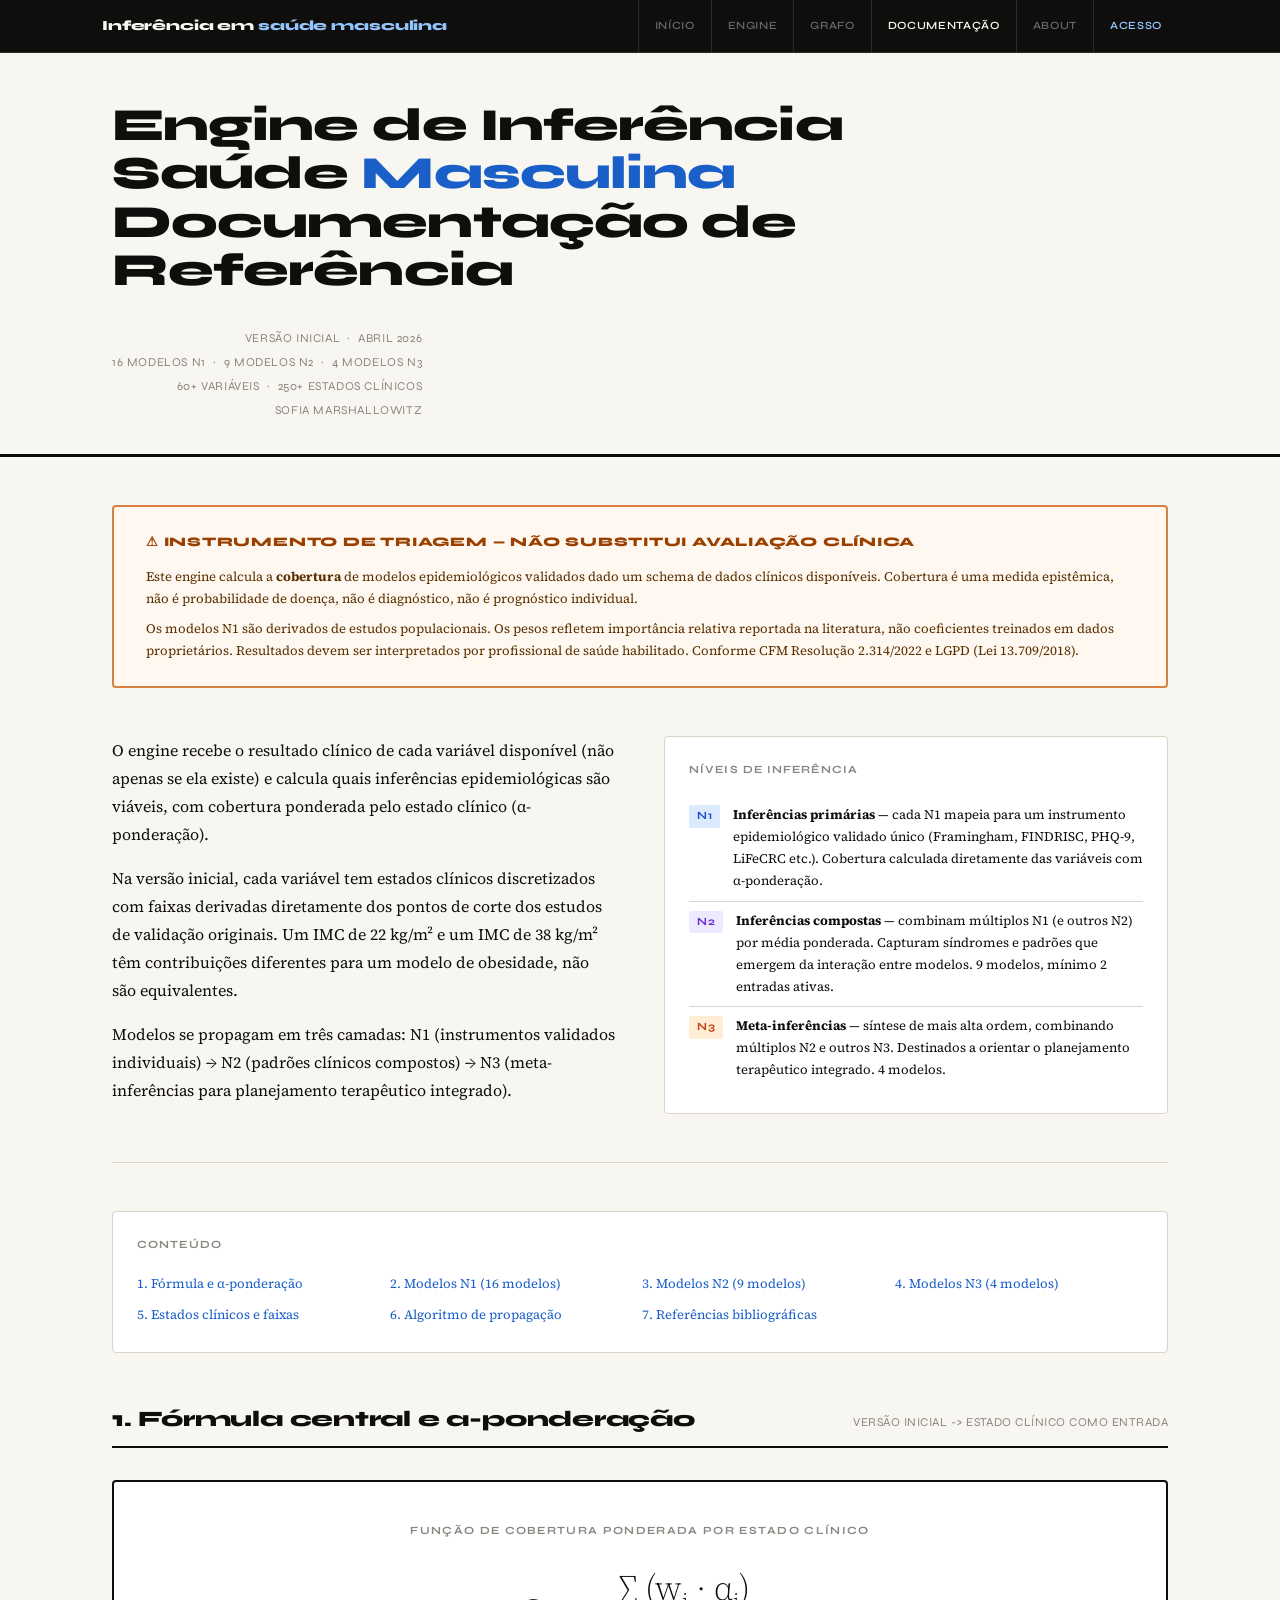
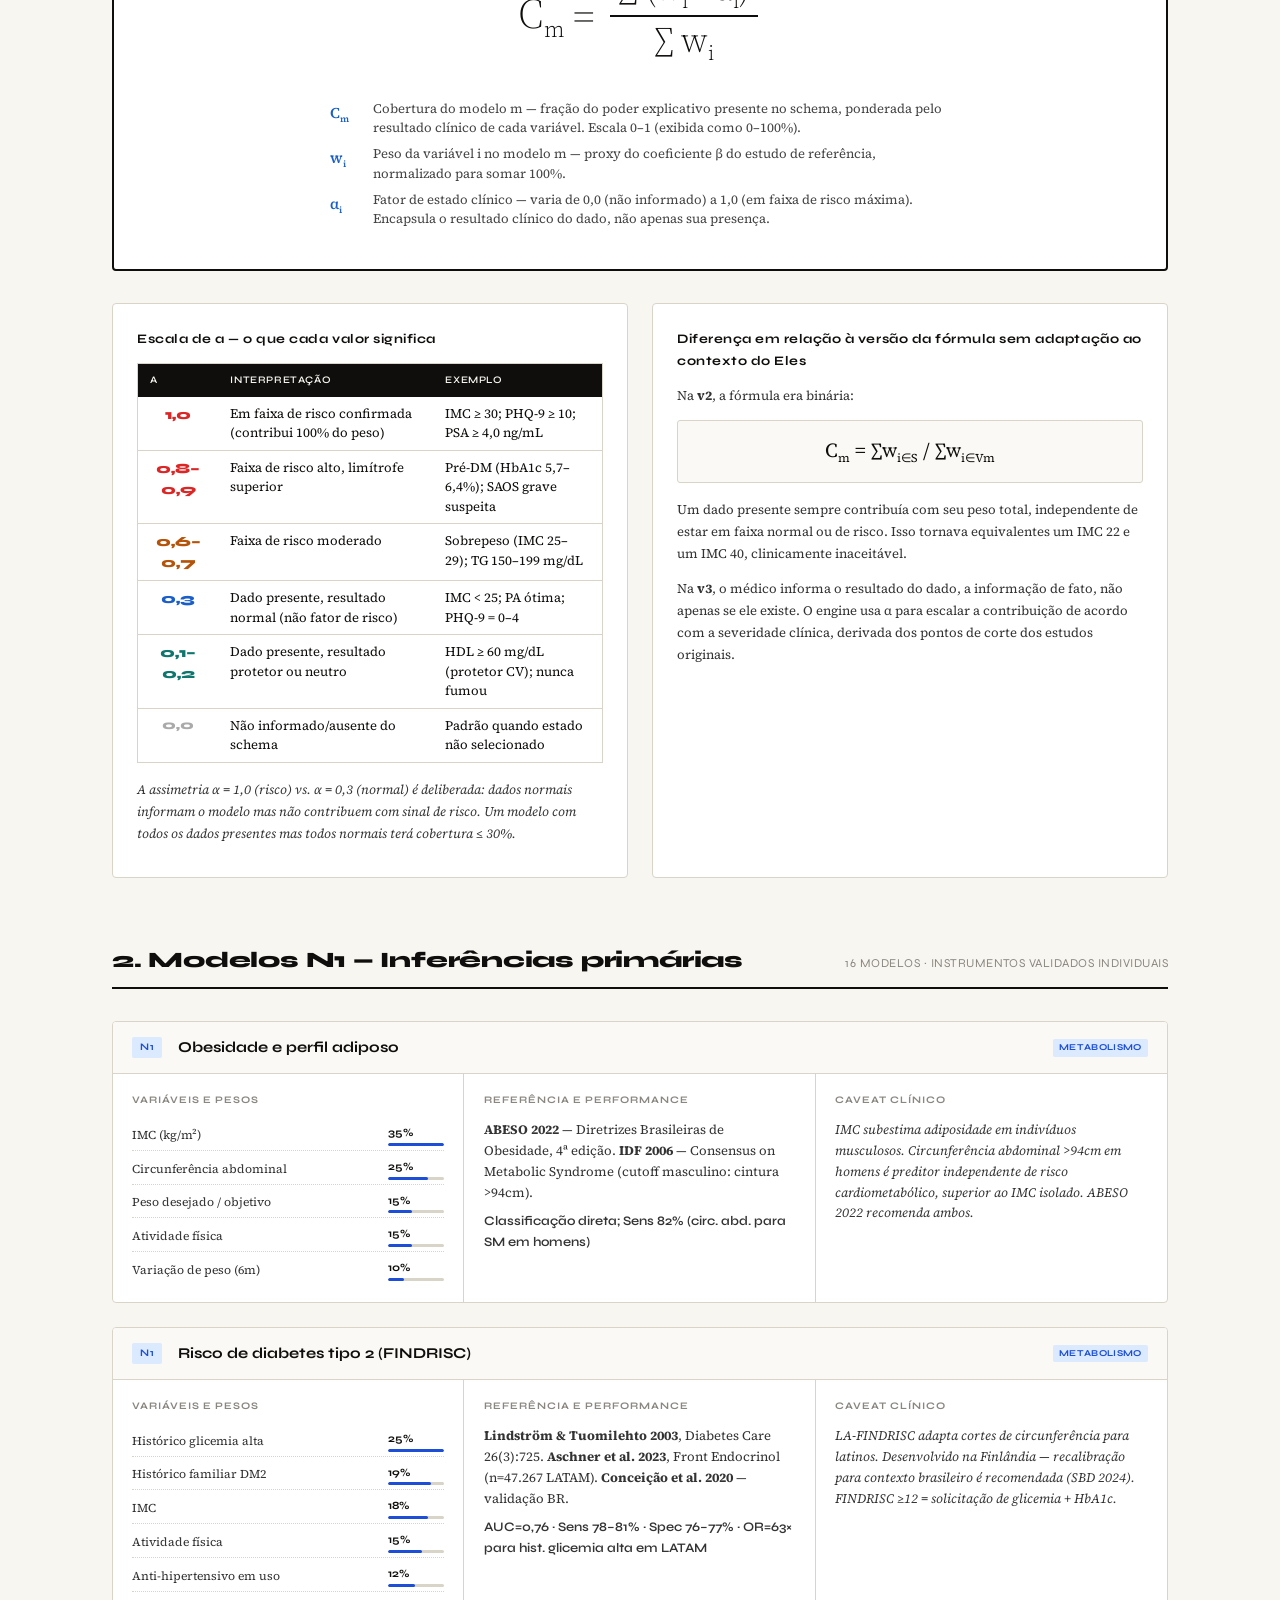
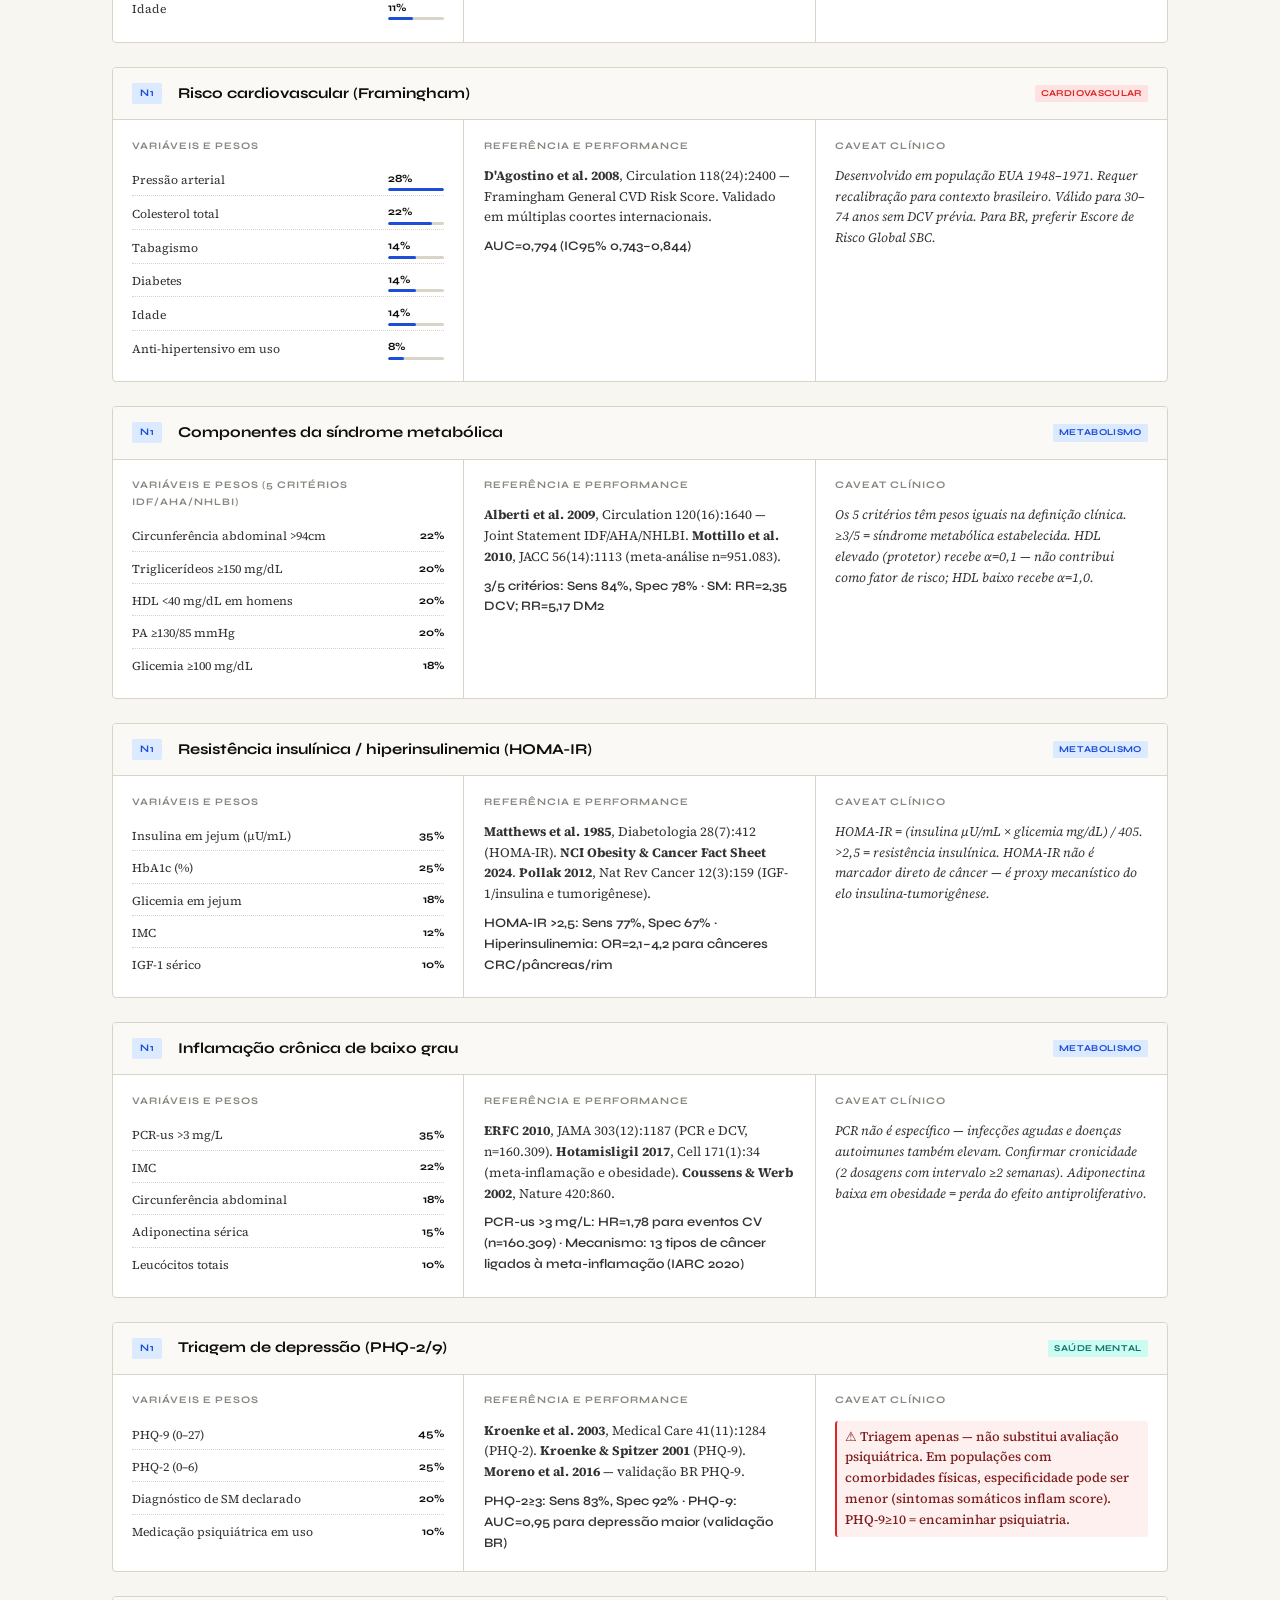
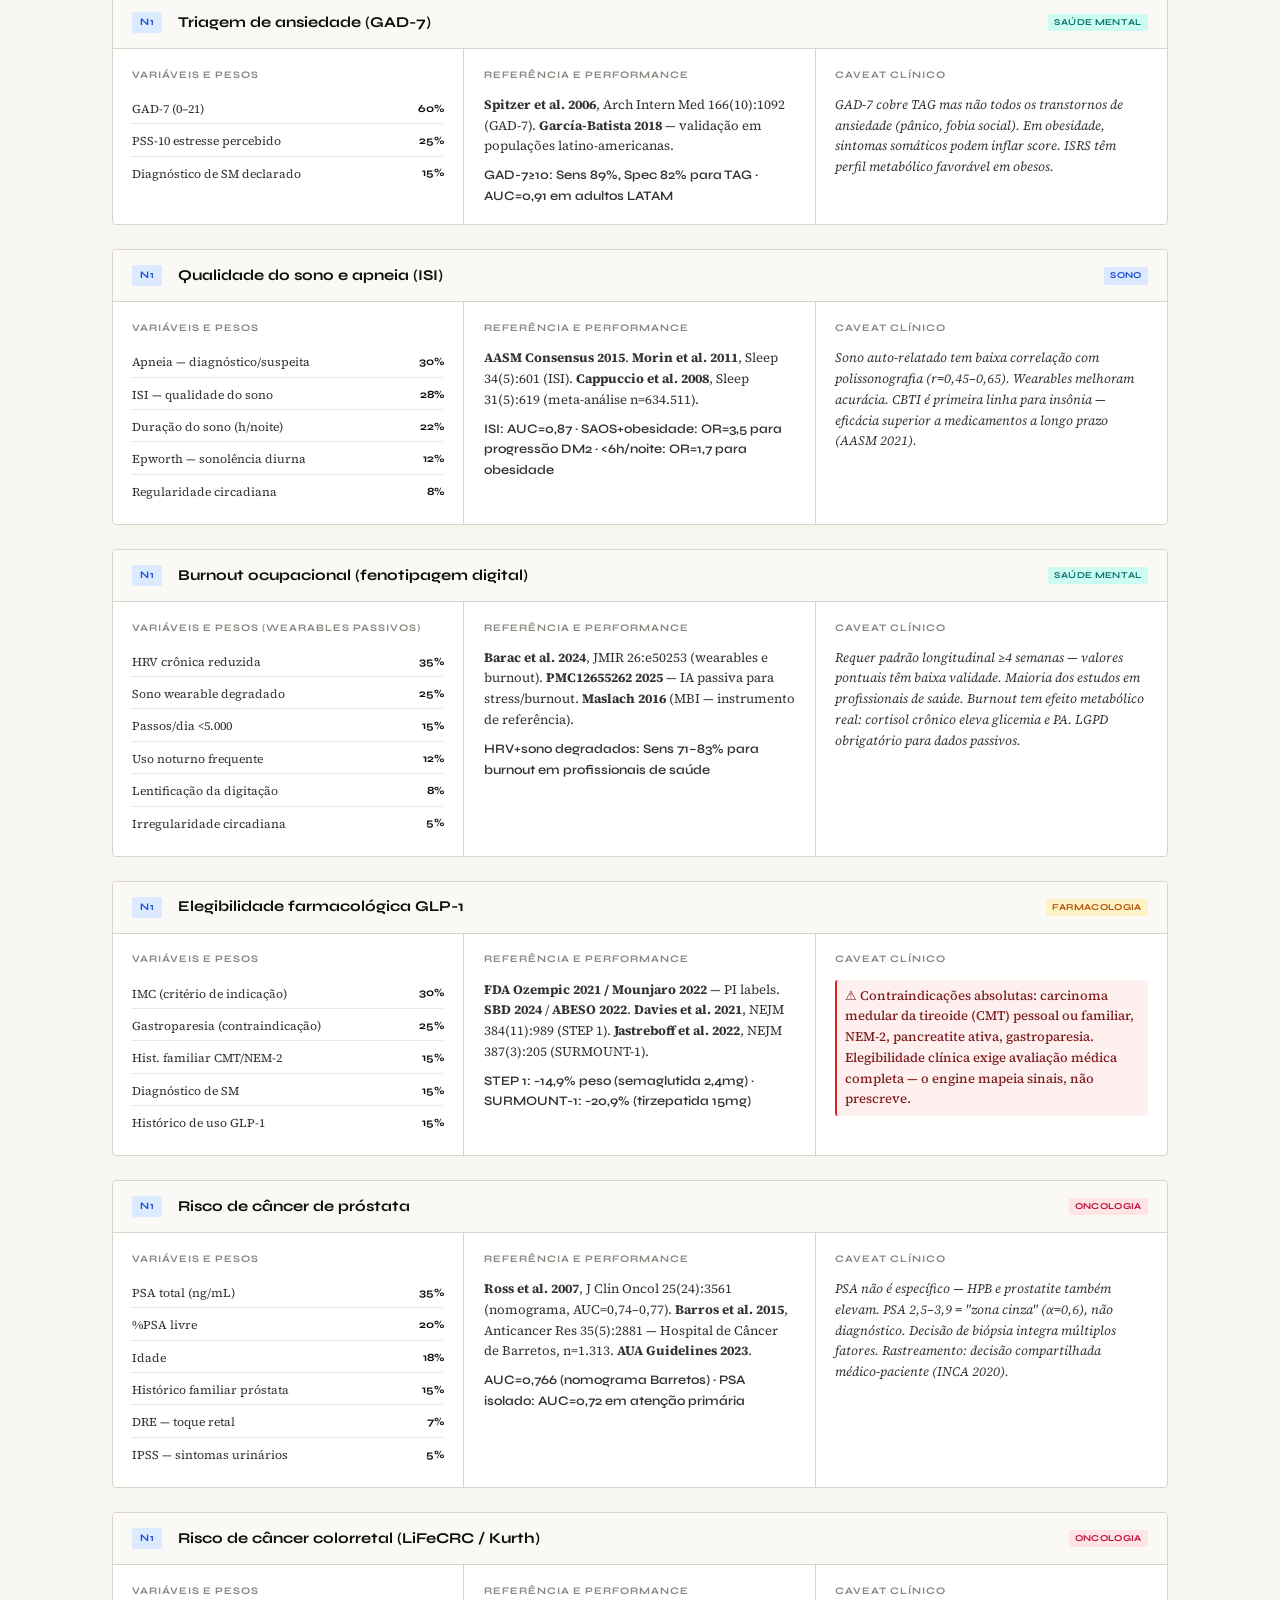
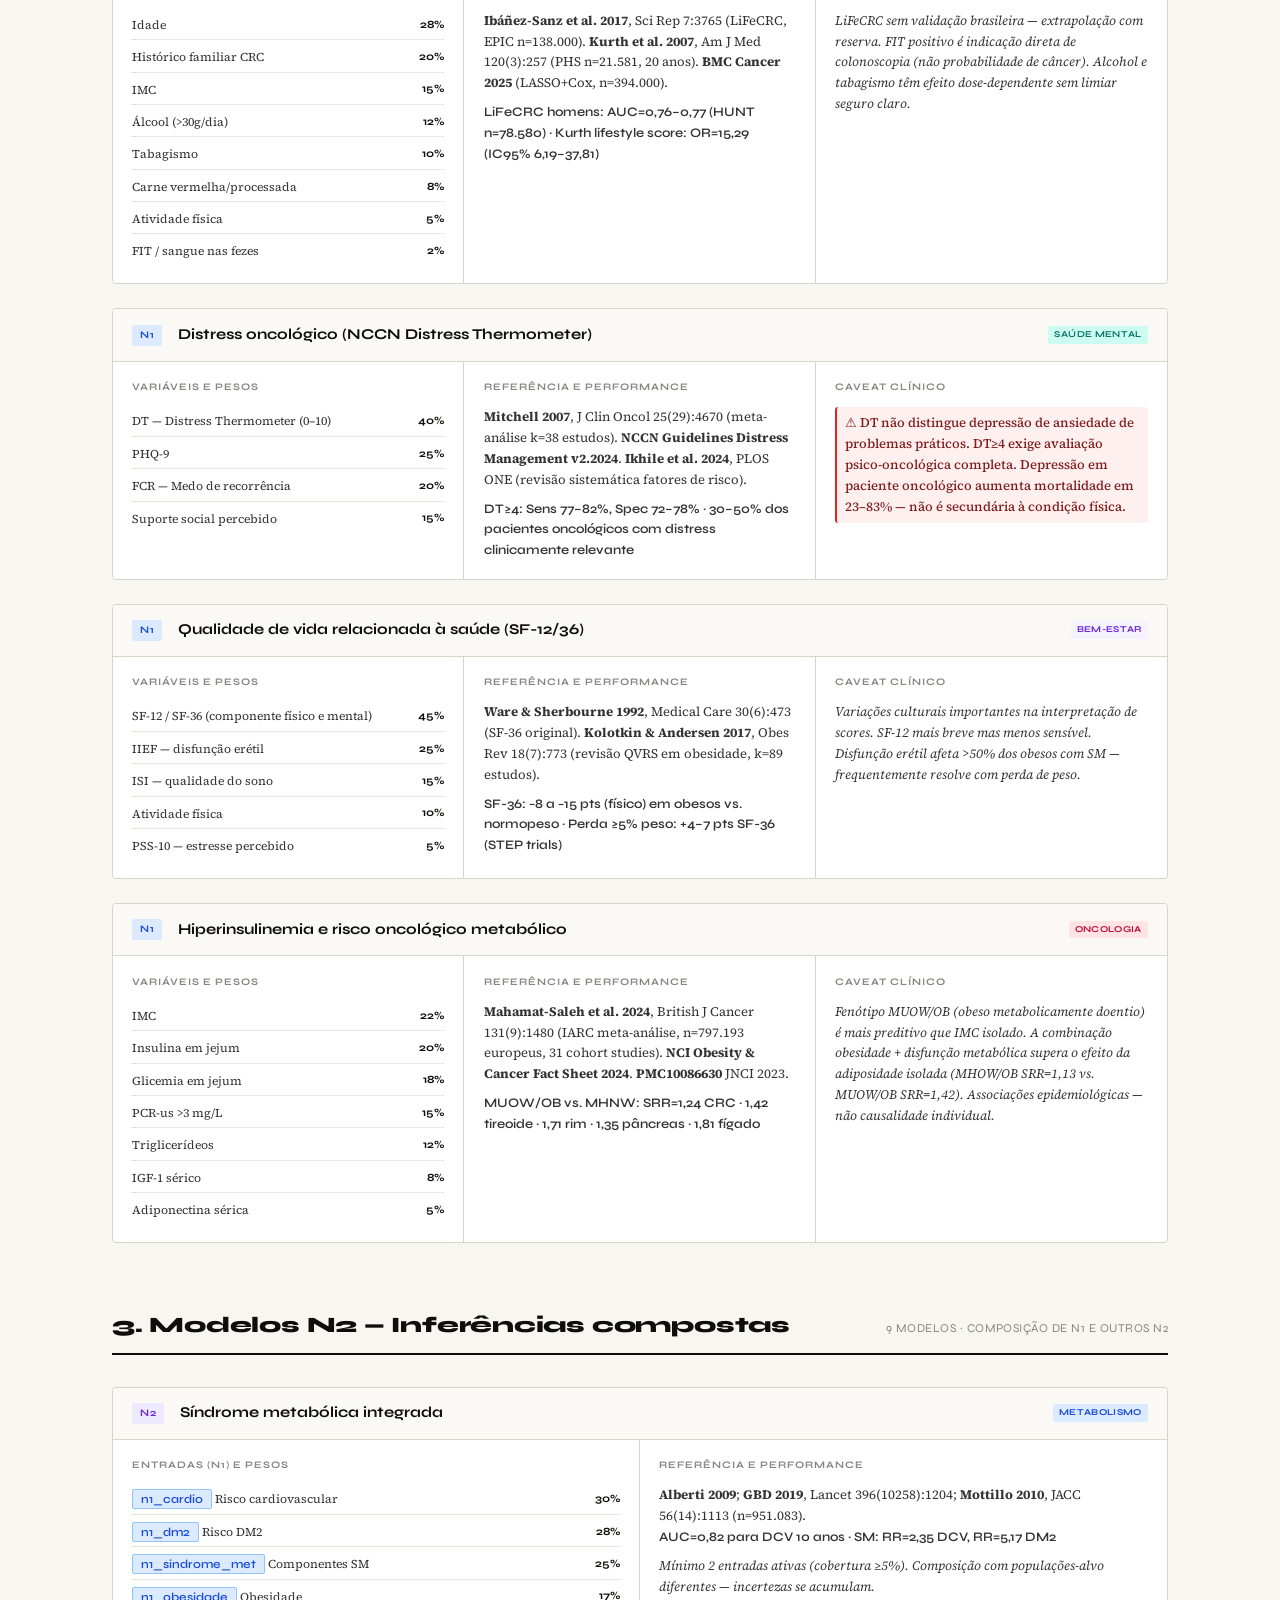
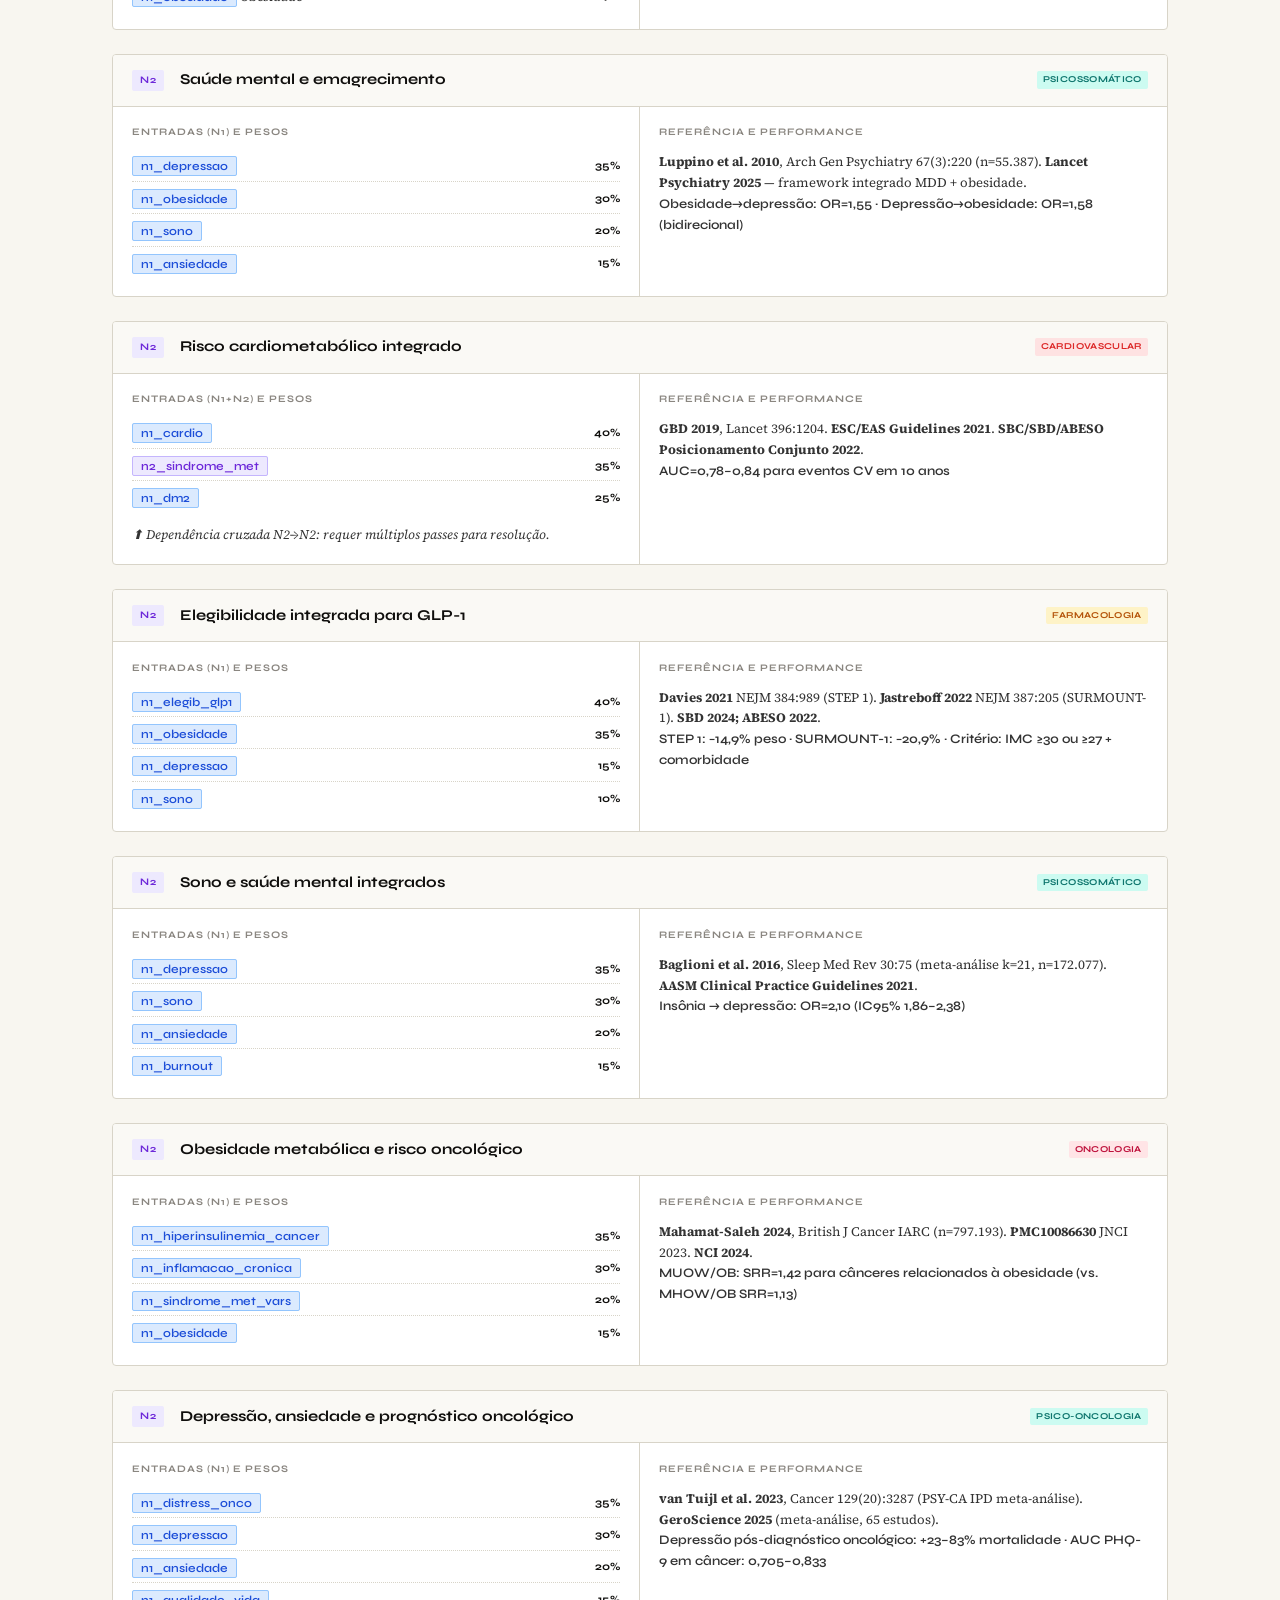
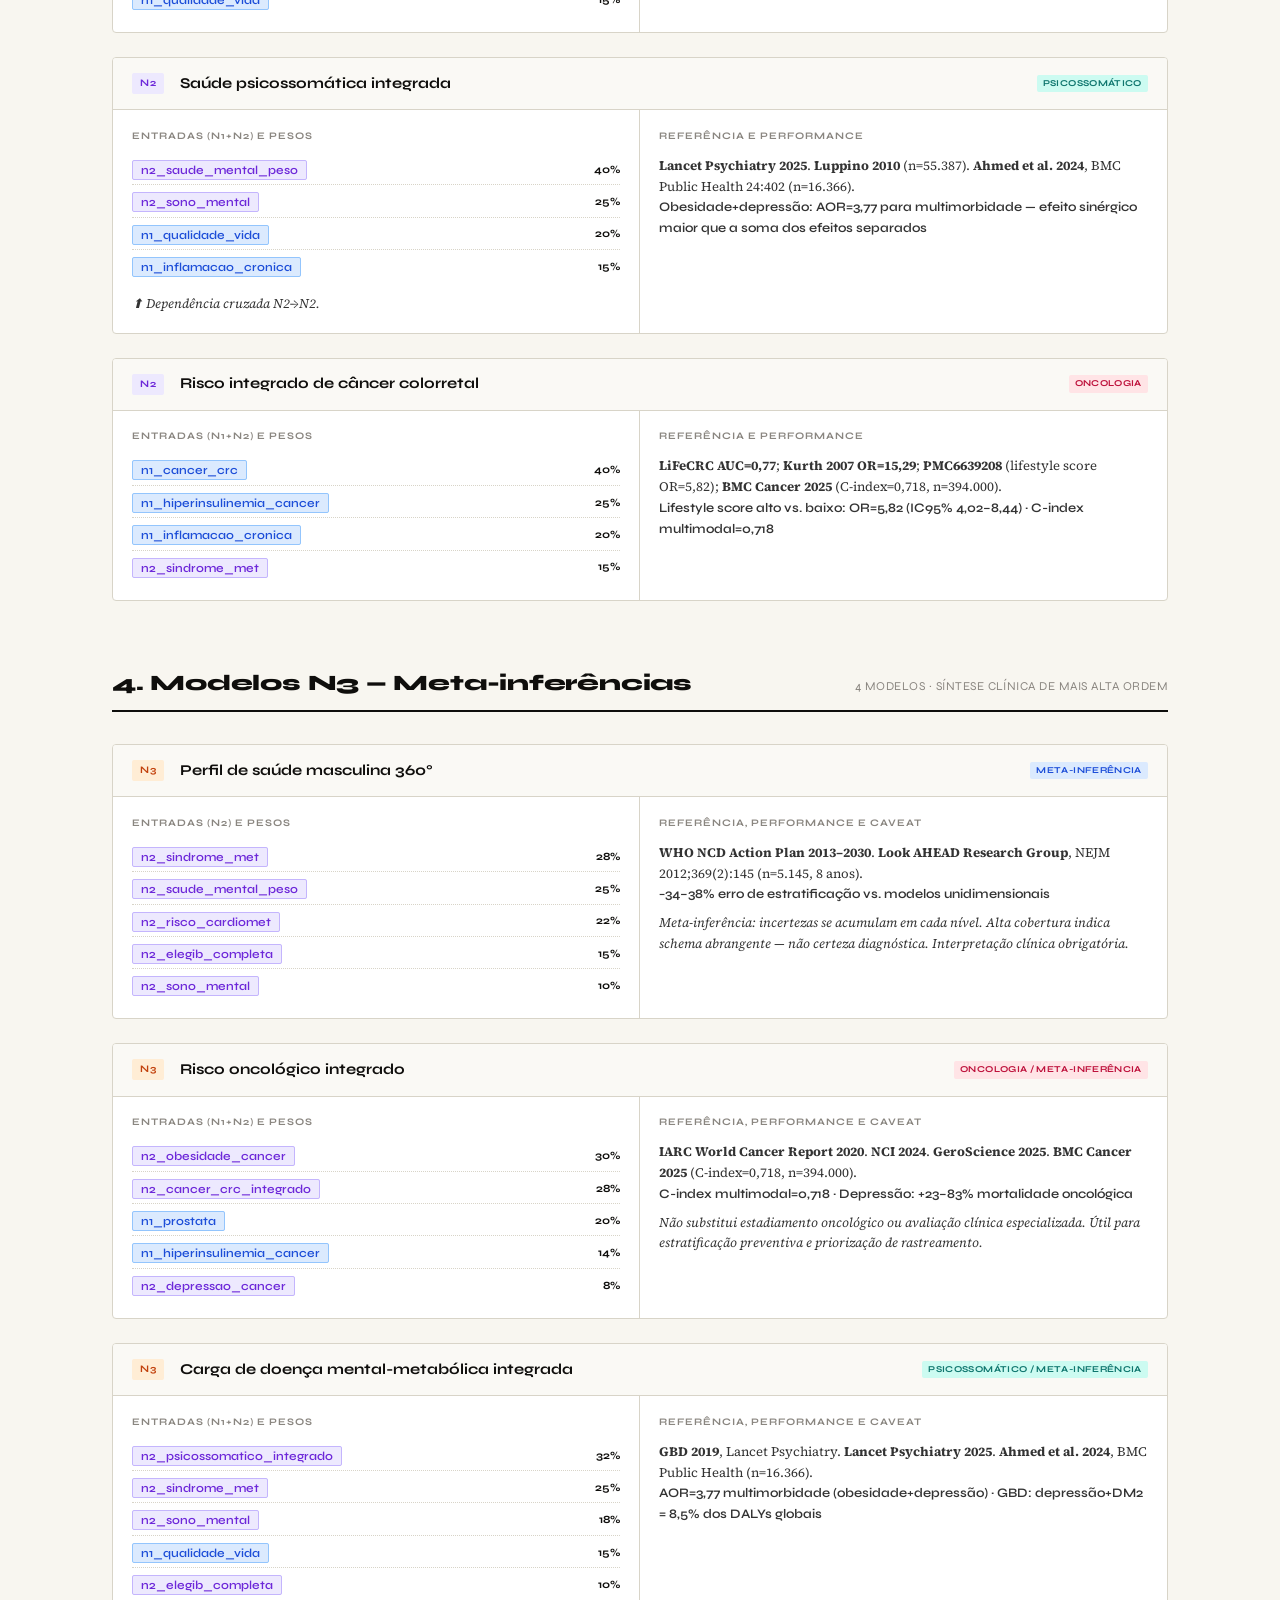
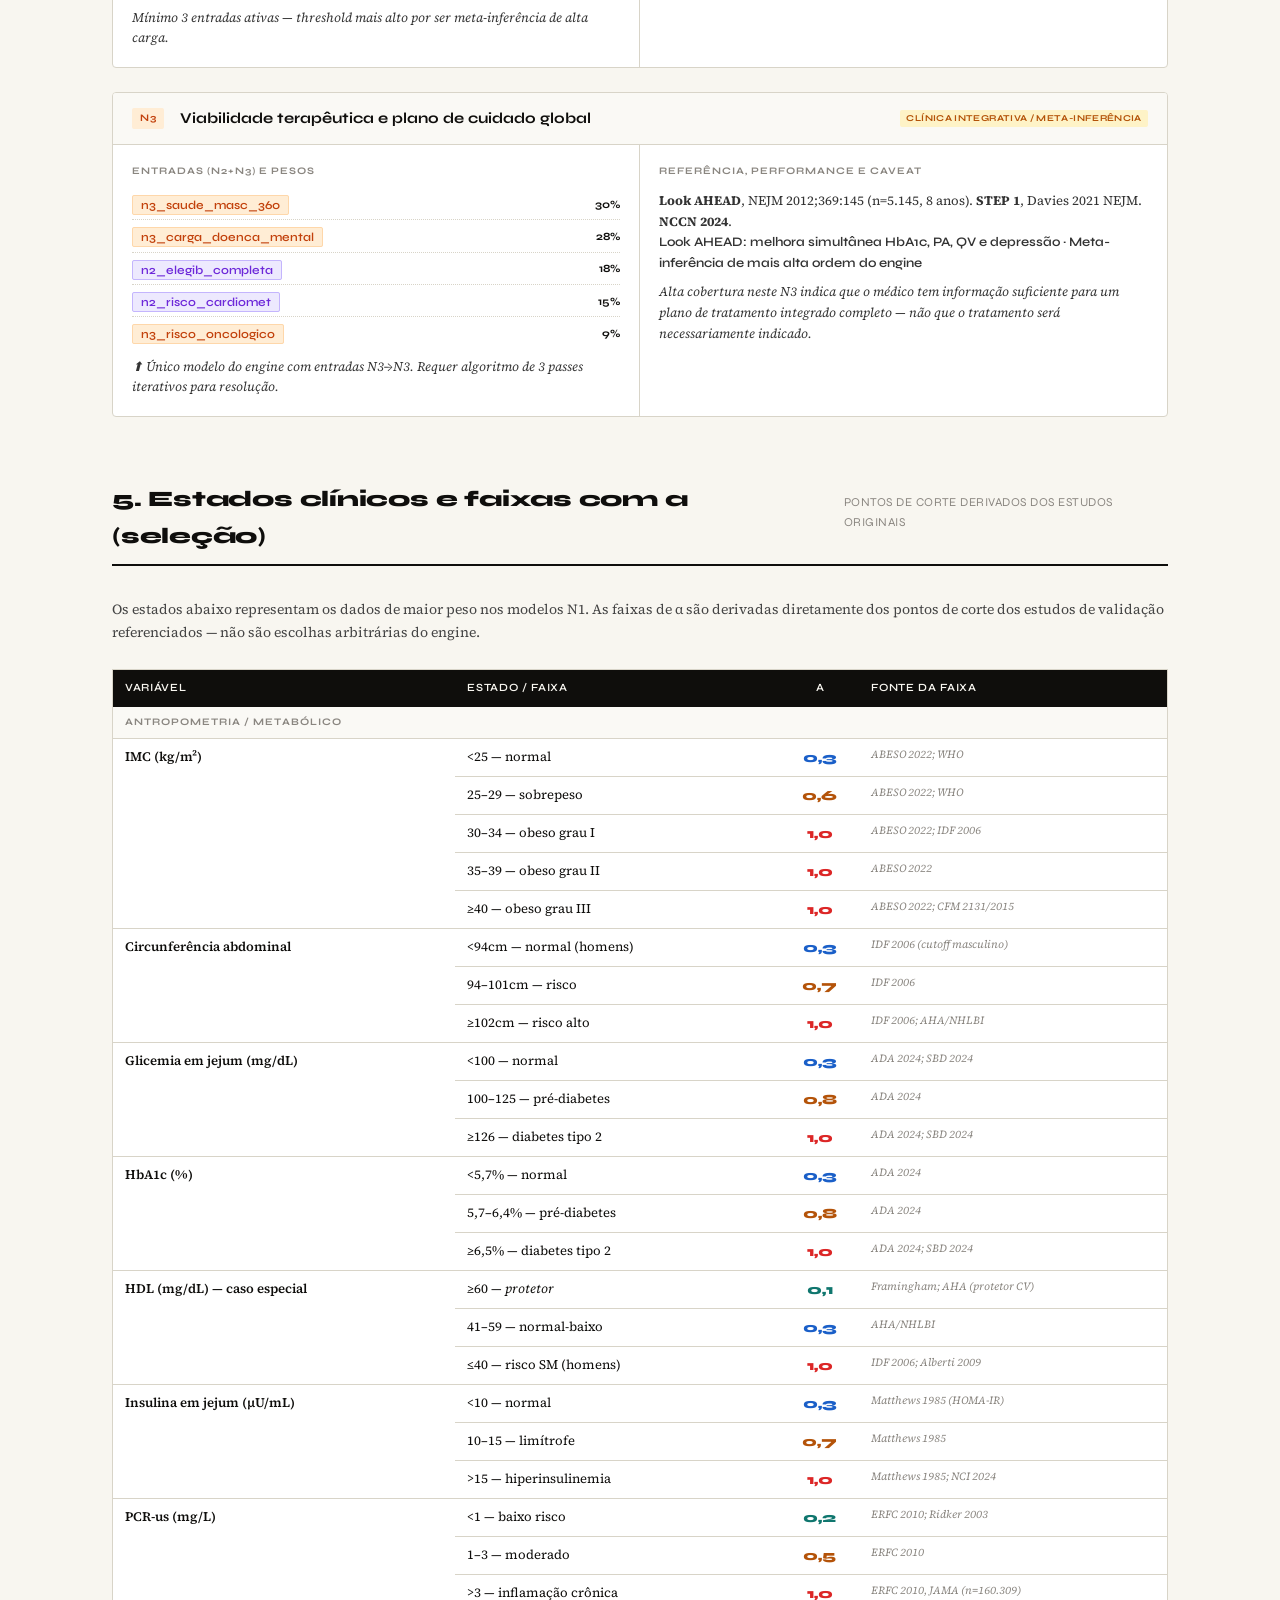
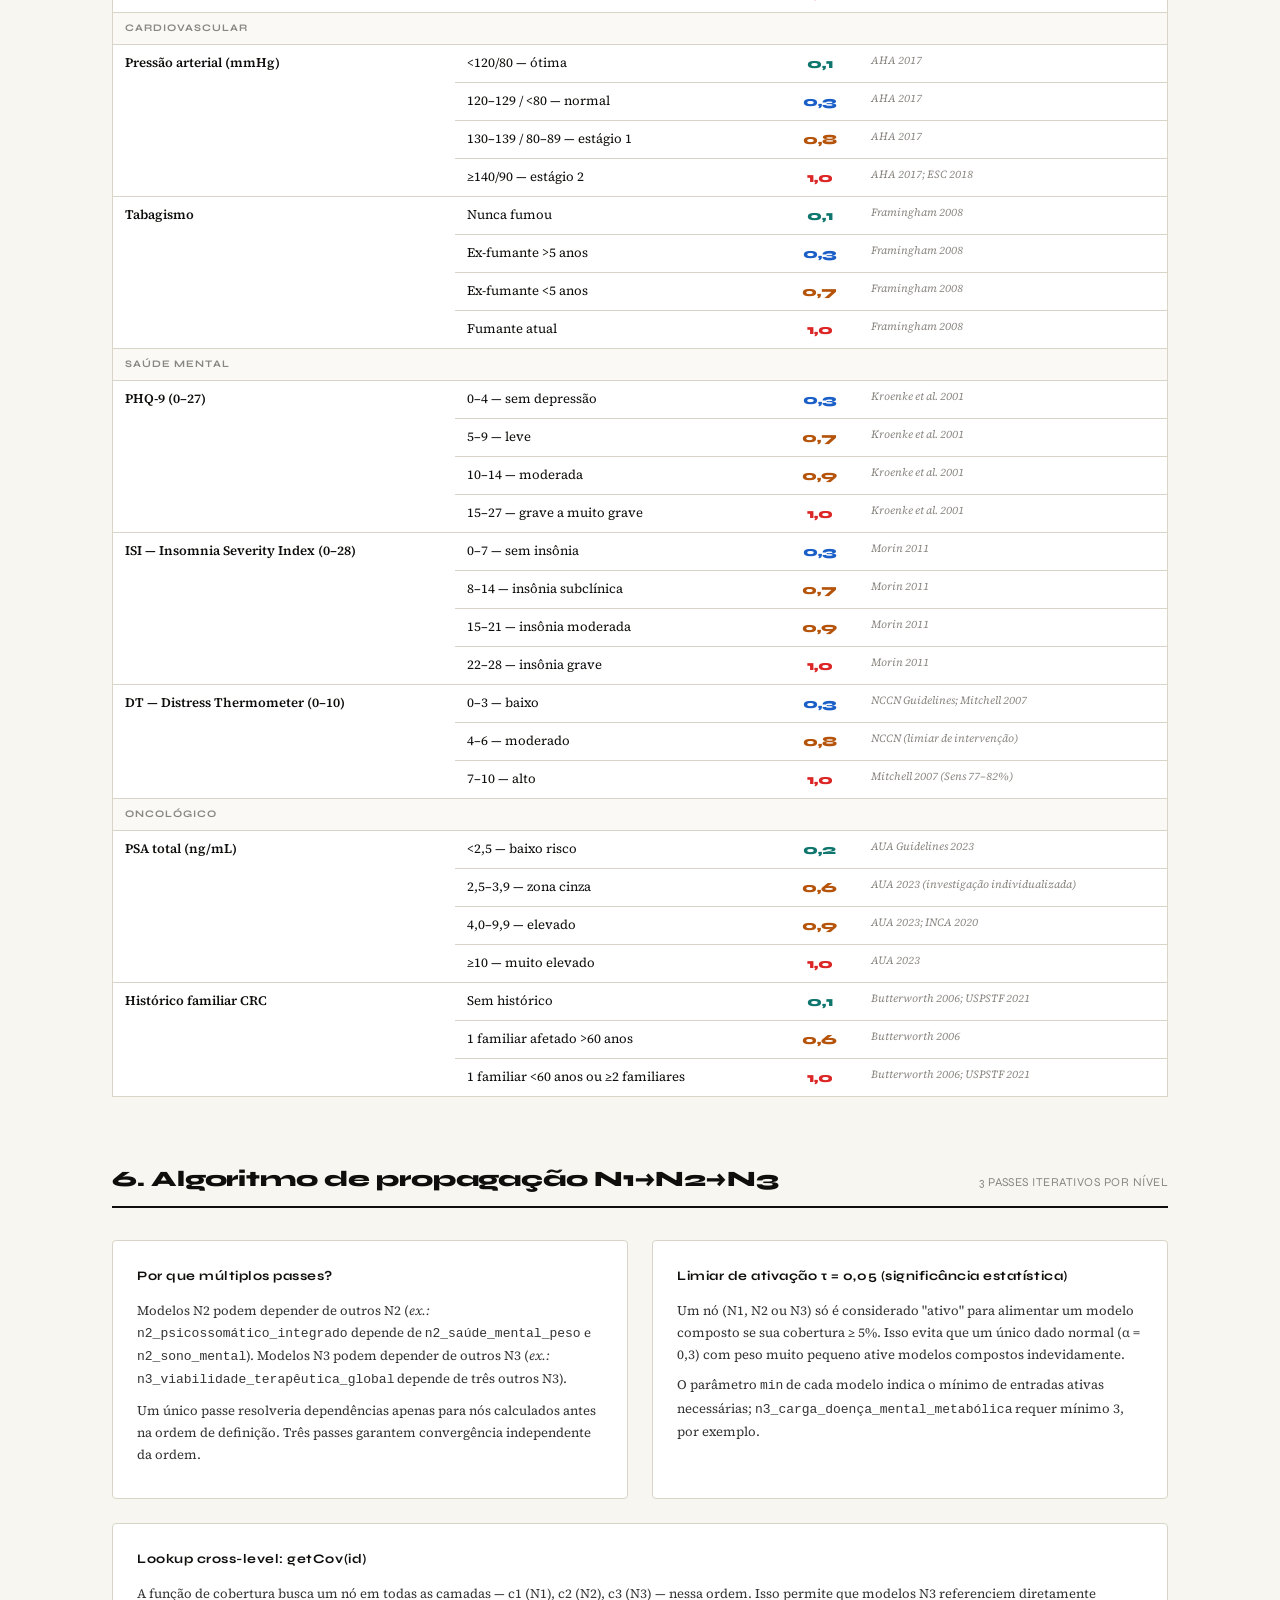
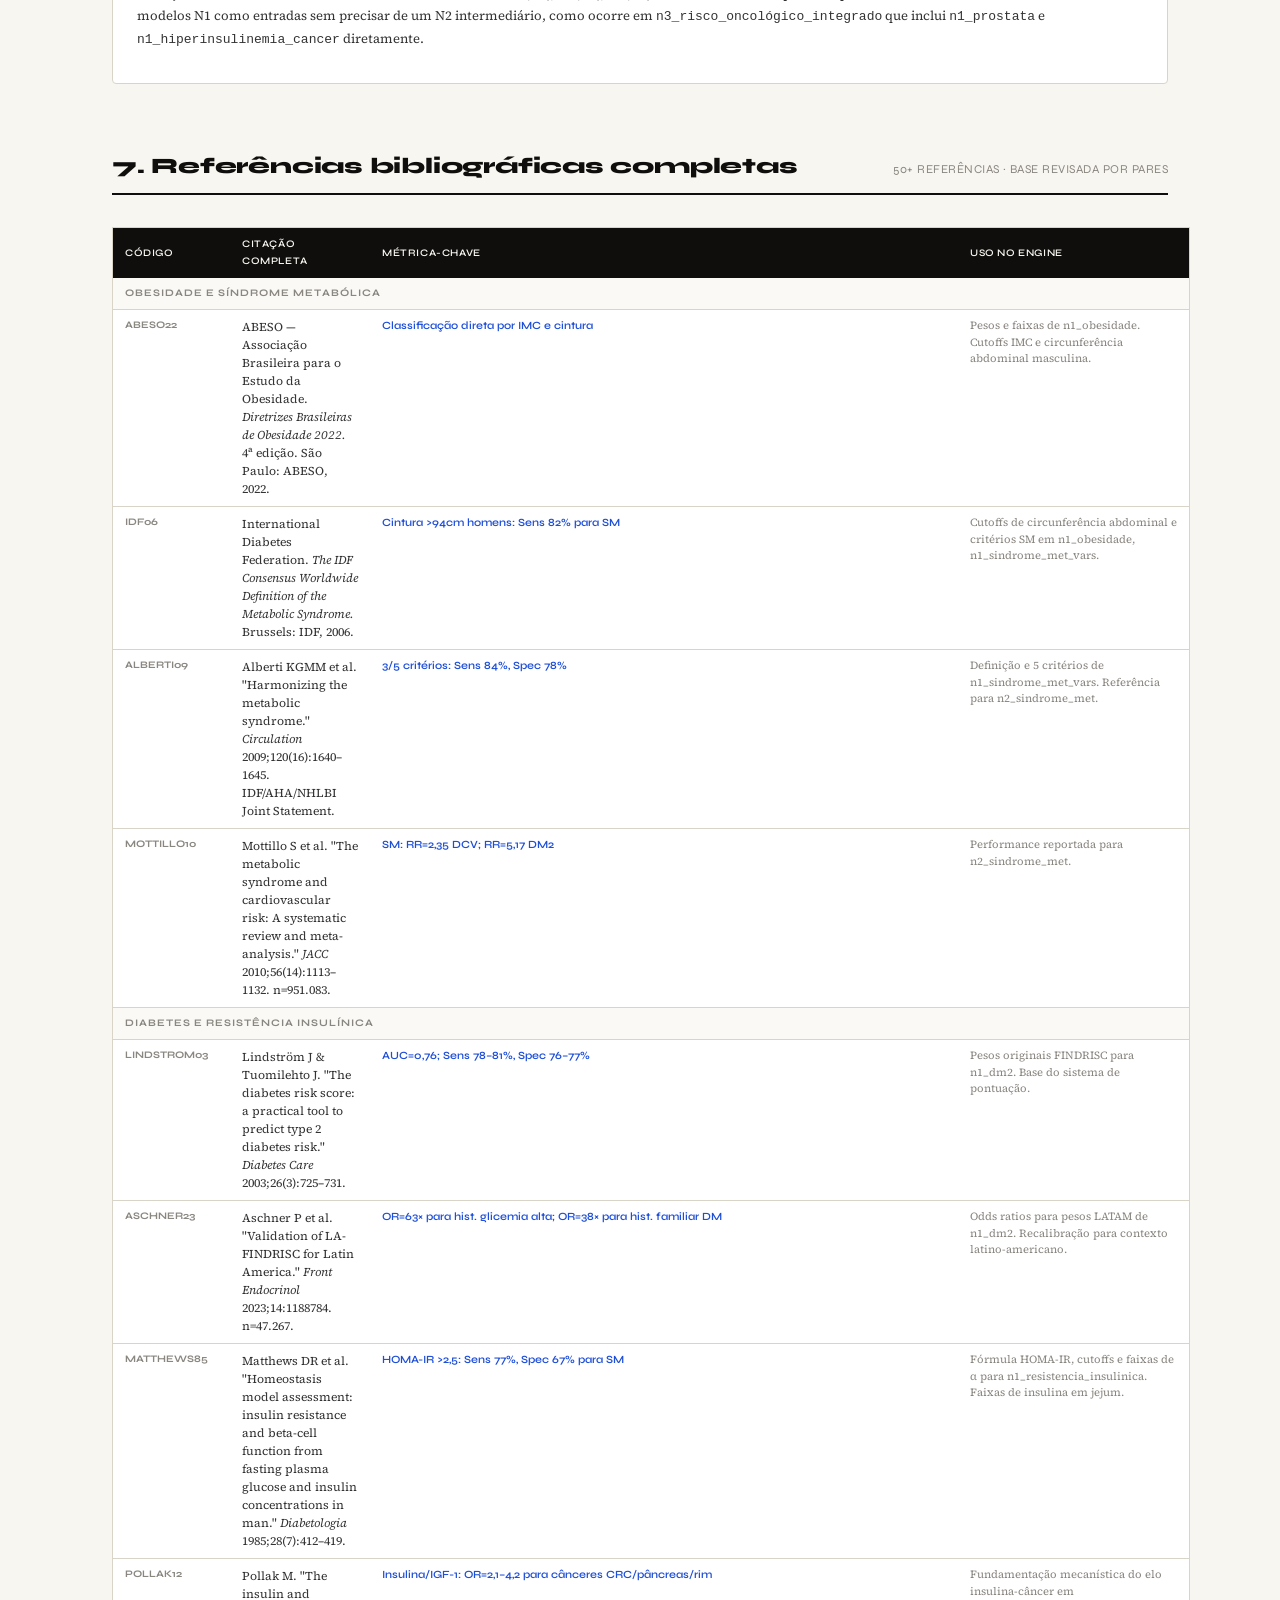
<file: docs_saude_v3.html>
<!DOCTYPE html>
<html lang="pt-BR">
<head>
<meta charset="UTF-8">
<meta name="viewport" content="width=device-width, initial-scale=1.0">
<title>Documentação — Engine de Saúde Masculina v1</title>
<meta name="description" content="Documentação técnica do Engine de Inferência em Saúde Masculina. Modelos, variáveis, estados clínicos, faixas α e 50+ referências científicas.">
<meta property="og:title" content="Documentação — Engine de Saúde Masculina">
<meta property="og:description" content="Todos os modelos N1, N2, N3 com variáveis, pesos e referências publicadas.">
<meta property="og:type" content="website">
<link rel="icon" href="favicon.svg" type="image/svg+xml">
<link rel="preconnect" href="https://fonts.googleapis.com">
<link href="https://fonts.googleapis.com/css2?family=Syne:wght@400;600;700;800&family=Source+Serif+4:ital,opsz,wght@0,8..60,300;0,8..60,400;0,8..60,600;1,8..60,300;1,8..60,400&display=swap" rel="stylesheet">
<link rel="stylesheet" href="shared.css">
<style>
:root{
  --ink:#0f0e0c; --paper:#f8f6f0; --rule:#d8d4c8; --muted:#8a8680;
  --accent:#c8401a; --accent2:#1a5fc8;
  --n1:#1d4ed8; --n2:#6d28d9; --n3:#c2410c;
  --metabol:#1d4ed8; --cardio:#dc2626; --mental:#0f766e;
  --onco:#be123c; --farmaco:#b45309; --sono:#1d4ed8;
}
*{box-sizing:border-box;margin:0;padding:0}
html{scroll-behavior:smooth}
body{font-family:'Source Serif 4',Georgia,serif;background:var(--paper);color:var(--ink);font-size:15px;line-height:1.7}
.wrap{max-width:1120px;margin:0 auto;padding:0 2rem}

/* NAV */
.nav{position:sticky;top:0;z-index:100;background:var(--ink);border-bottom:1px solid #2a2a28;padding:0 2rem}
.nav-in{max-width:1120px;margin:0 auto;display:flex;align-items:center;height:52px}
.nav-logo{font-family:'Syne',sans-serif;font-weight:800;font-size:13px;color:#f8f6f0;letter-spacing:-.01em;margin-right:auto;text-decoration:none}
.nav-logo em{color:#93c5fd;font-style:normal}
.nav-links{display:flex}
.nav-links a{font-family:'Syne',sans-serif;font-size:11px;font-weight:600;letter-spacing:.06em;text-transform:uppercase;color:#888;text-decoration:none;padding:0 1.1rem;height:52px;display:flex;align-items:center;border-left:1px solid #2a2a28;transition:color .15s}
.nav-links a:hover{color:#f8f6f0}
.nav-links a.active{color:#f8f6f0}

/* MASTHEAD */
.masthead{border-bottom:3px solid var(--ink);padding:3rem 0 2rem;margin-bottom:3rem}
.masthead-in{max-width:1120px;margin:0 auto;padding:0 2rem;display:flex;justify-content:space-between;align-items:flex-end;gap:2rem;flex-wrap:wrap}
.masthead-title{font-family:'Syne',sans-serif;font-weight:800;font-size:clamp(26px,4vw,46px);line-height:1.05;letter-spacing:-.02em}
.masthead-title em{color:var(--accent2);font-style:normal}
.masthead-meta{font-size:12px;color:var(--muted);text-align:right;line-height:2;font-family:'Syne',sans-serif;letter-spacing:.05em;text-transform:uppercase}

/* INTRO */
.intro{display:grid;grid-template-columns:1fr 1fr;gap:3rem;padding-bottom:3rem;border-bottom:1px solid var(--rule);margin-bottom:3rem}
@media(max-width:700px){.intro{grid-template-columns:1fr}}
.intro-lead{font-size:16px;line-height:1.75;color:var(--ink)}
.intro-box{background:#fff;border:1px solid var(--rule);border-radius:4px;padding:1.5rem}
.intro-box h3{font-family:'Syne',sans-serif;font-size:11px;font-weight:700;letter-spacing:.1em;text-transform:uppercase;color:var(--muted);margin-bottom:1rem}
.level-row{display:flex;align-items:baseline;gap:.8rem;padding:.5rem 0;border-bottom:1px solid var(--rule)}
.level-row:last-child{border-bottom:none}
.lbadge{font-family:'Syne',sans-serif;font-weight:700;font-size:11px;padding:2px 8px;border-radius:2px;letter-spacing:.05em;flex-shrink:0}
.lbadge.n1{background:#dbeafe;color:var(--n1)}
.lbadge.n2{background:#ede9fe;color:var(--n2)}
.lbadge.n3{background:#ffedd5;color:var(--n3)}
.level-desc{font-size:13px;color:var(--ink)}

/* TOC */
.toc{background:#fff;border:1px solid var(--rule);padding:1.5rem;border-radius:4px;margin-bottom:3rem}
.toc h3{font-family:'Syne',sans-serif;font-size:11px;font-weight:700;letter-spacing:.1em;text-transform:uppercase;color:var(--muted);margin-bottom:1rem}
.toc-grid{display:grid;grid-template-columns:repeat(auto-fill,minmax(220px,1fr));gap:.3rem}
.toc a{font-size:13px;color:var(--accent2);text-decoration:none;display:block;padding:2px 0}
.toc a:hover{text-decoration:underline}

/* SECTIONS */
.section{margin-bottom:4rem}
.section-head{display:flex;align-items:baseline;gap:1rem;border-bottom:2px solid var(--ink);padding-bottom:.5rem;margin-bottom:2rem}
.section-head h2{font-family:'Syne',sans-serif;font-weight:800;font-size:22px;letter-spacing:-.01em}
.sh-note{font-size:12px;color:var(--muted);font-family:'Syne',sans-serif;letter-spacing:.04em;text-transform:uppercase;margin-left:auto}

/* FÓRMULA */
.formula-hero{background:#fff;border:2px solid var(--ink);border-radius:4px;padding:2.5rem 3rem;margin-bottom:2rem;text-align:center}
.formula-label{font-family:'Syne',sans-serif;font-size:11px;font-weight:700;letter-spacing:.12em;text-transform:uppercase;color:var(--muted);margin-bottom:1.5rem}
.formula-display{font-family:'Source Serif 4',Georgia,serif;font-size:clamp(26px,4vw,42px);font-weight:300;color:var(--ink);line-height:1.2;margin-bottom:2rem;display:flex;align-items:center;justify-content:center;gap:.6rem;flex-wrap:wrap}
.frac{display:inline-flex;flex-direction:column;align-items:center;vertical-align:middle;margin:0 .3rem}
.frac-num{border-bottom:2px solid var(--ink);padding:.1rem .5rem;font-size:.85em}
.frac-den{padding:.1rem .5rem;font-size:.85em}
.formula-legend{display:grid;grid-template-columns:auto 1fr;gap:.4rem 1.5rem;text-align:left;max-width:620px;margin:0 auto}
.legend-sym{font-family:'Source Serif 4',serif;font-size:15px;font-weight:600;color:var(--accent2);white-space:nowrap;padding-top:1px}
.legend-def{font-size:13px;color:#444;line-height:1.5}

.formula-grid{display:grid;grid-template-columns:1fr 1fr;gap:1.5rem;margin-bottom:1.5rem}
@media(max-width:700px){.formula-grid{grid-template-columns:1fr}}
.formula-block{background:#fff;border:1px solid var(--rule);border-radius:4px;padding:1.5rem}
.formula-block h3{font-family:'Syne',sans-serif;font-size:13px;font-weight:700;letter-spacing:.04em;color:var(--ink);margin-bottom:.8rem}
.formula-block p{font-size:13px;line-height:1.7;color:#333;margin-bottom:.5rem}
.formula-note{font-size:12px;color:var(--muted);font-style:italic;line-height:1.6;margin-top:.5rem}

/* Tabela alpha */
.alpha-table{width:100%;border-collapse:collapse;font-size:13px;background:#fff;border:1px solid var(--rule);margin-bottom:1rem}
.alpha-table thead tr{background:var(--ink);color:var(--paper)}
.alpha-table thead th{padding:8px 12px;text-align:left;font-family:'Syne',sans-serif;font-size:10px;font-weight:600;letter-spacing:.06em;text-transform:uppercase}
.alpha-table tbody tr{border-bottom:1px solid var(--rule)}
.alpha-table tbody tr:last-child{border-bottom:none}
.alpha-table td{padding:7px 12px;vertical-align:top;line-height:1.5}
.alpha-val{font-family:'Syne',sans-serif;font-weight:800;font-size:14px;color:var(--ink)}
.alpha-label{font-size:12px;color:var(--muted)}

/* Barra alpha visual */
.alpha-bar-vis{display:flex;align-items:center;gap:.4rem}
.alpha-fill{height:6px;border-radius:3px;background:var(--accent2);display:inline-block}
.alpha-fill.risk{background:var(--cardio)}
.alpha-fill.norm{background:var(--accent2)}
.alpha-fill.prot{background:var(--mental)}

/* MODELS GRID */
.models-grid{display:flex;flex-direction:column;gap:1.5rem}
.model-card{background:#fff;border:1px solid var(--rule);border-radius:4px;overflow:hidden}
.model-card-head{display:flex;align-items:center;gap:1rem;padding:.8rem 1.2rem;border-bottom:1px solid var(--rule);background:#faf9f5}
.mnbadge{font-family:'Syne',sans-serif;font-weight:700;font-size:10px;padding:2px 8px;border-radius:2px;letter-spacing:.05em;flex-shrink:0}
.mnbadge.n1{background:#dbeafe;color:var(--n1)}
.mnbadge.n2{background:#ede9fe;color:var(--n2)}
.mnbadge.n3{background:#ffedd5;color:var(--n3)}
.mname{font-family:'Syne',sans-serif;font-weight:700;font-size:15px;flex:1}
.mdom{font-size:11px;color:var(--muted);font-family:'Syne',sans-serif;letter-spacing:.04em;text-transform:uppercase}
.dom-tag{display:inline-block;font-family:'Syne',sans-serif;font-size:9px;font-weight:700;padding:1px 6px;border-radius:2px;letter-spacing:.04em;text-transform:uppercase;white-space:nowrap}
.dom-metabol{background:#dbeafe;color:var(--metabol)}
.dom-cardio{background:#fee2e2;color:var(--cardio)}
.dom-mental{background:#ccfbf1;color:var(--mental)}
.dom-onco{background:#ffe4e6;color:var(--onco)}
.dom-farmaco{background:#fef3c7;color:var(--farmaco)}
.dom-sono{background:#dbeafe;color:var(--sono)}
.dom-bemestar{background:#f5f3ff;color:var(--n2)}
.model-card-body{display:grid;grid-template-columns:1fr 1fr 1fr;gap:0}
@media(max-width:800px){.model-card-body{grid-template-columns:1fr}}
.model-col{padding:1.1rem 1.2rem;border-right:1px solid var(--rule)}
.model-col:last-child{border-right:none}
.model-col h4{font-family:'Syne',sans-serif;font-size:10px;font-weight:700;letter-spacing:.1em;text-transform:uppercase;color:var(--muted);margin-bottom:.7rem}
.model-col p{font-size:13px;line-height:1.6;color:#333}
.metric{font-size:13px;font-weight:600;color:var(--n1);font-family:'Syne',sans-serif}
.caveat{font-size:12px;color:var(--muted);line-height:1.6;font-style:italic}
.caveat.alert{color:#7f1d1d;background:#fff0f0;padding:6px 8px;border-radius:3px;border-left:2px solid #dc2626;font-style:normal;font-weight:500}

/* Var list */
.var-list{display:flex;flex-direction:column;gap:3px}
.var-item{display:grid;grid-template-columns:1fr auto;align-items:center;gap:8px;font-size:12px;padding:4px 0;border-bottom:1px dotted var(--rule)}
.var-item:last-child{border-bottom:none}
.var-name{color:#333}
.var-w{font-family:'Syne',sans-serif;font-weight:700;font-size:11px;color:var(--ink);white-space:nowrap}
.var-bar{width:56px;height:3px;background:var(--rule);border-radius:2px;overflow:hidden;margin-left:auto}
.var-fill{height:100%;background:var(--n1);border-radius:2px}

/* Needs list */
.needs-list{display:flex;gap:.4rem;flex-wrap:wrap}
.need-tag{font-size:12px;font-family:'Syne',sans-serif;font-weight:600;border-radius:2px;padding:2px 8px;border:1px solid}
.need-n1{background:#dbeafe;border-color:#93c5fd;color:var(--n1)}
.need-n2{background:#ede9fe;border-color:#c4b5fd;color:var(--n2)}
.need-n3{background:#ffedd5;border-color:#fed7aa;color:var(--n3)}

/* Tabela estados */
.data-table{width:100%;border-collapse:collapse;font-size:13px;background:#fff;border:1px solid var(--rule)}
.data-table thead tr{background:var(--ink);color:var(--paper)}
.data-table thead th{padding:9px 12px;text-align:left;font-family:'Syne',sans-serif;font-size:11px;font-weight:600;letter-spacing:.06em;text-transform:uppercase}
.data-table tbody tr{border-bottom:1px solid var(--rule)}
.data-table tbody tr:hover{background:#faf9f5}
.data-table td{padding:8px 12px;vertical-align:top;line-height:1.5}
.td-var{font-weight:600;color:var(--ink)}
.td-state{color:#333;font-size:13px}
.td-alpha{font-family:'Syne',sans-serif;font-weight:800;font-size:14px;text-align:center}
.td-alpha.risk{color:var(--cardio)}
.td-alpha.mid{color:var(--farmaco)}
.td-alpha.norm{color:var(--accent2)}
.td-alpha.prot{color:var(--mental)}
.td-source{font-size:11px;color:var(--muted);font-style:italic}
.cat-group-label{font-family:'Syne',sans-serif;font-size:10px;font-weight:700;letter-spacing:.1em;text-transform:uppercase;color:var(--muted);padding:6px 12px;background:#faf9f5;border-bottom:1px solid var(--rule)}

/* Ref table */
.ref-table{width:100%;border-collapse:collapse;font-size:12px;background:#fff;border:1px solid var(--rule)}
.ref-table thead tr{background:var(--ink);color:var(--paper)}
.ref-table thead th{padding:8px 12px;text-align:left;font-family:'Syne',sans-serif;font-size:10px;font-weight:600;letter-spacing:.06em;text-transform:uppercase}
.ref-table tbody tr{border-bottom:1px solid var(--rule)}
.ref-table tbody tr:last-child{border-bottom:none}
.ref-table tbody tr:hover{background:#faf9f5}
.ref-table td{padding:8px 12px;vertical-align:top;line-height:1.5}
.rcode{font-family:'Syne',sans-serif;font-weight:700;font-size:10px;color:var(--muted);white-space:nowrap}
.rcite{color:#333;font-size:12px}
.rmetric{font-family:'Syne',sans-serif;font-weight:600;font-size:11px;color:var(--n1);white-space:nowrap}
.ruse{font-size:11px;color:var(--muted)}

/* Ethics */
.ethics-box{background:#fff8f0;border:2px solid #d88040;border-radius:4px;padding:1.5rem 2rem;margin-bottom:3rem}
.ethics-box h3{font-family:'Syne',sans-serif;font-weight:800;font-size:13px;letter-spacing:.06em;text-transform:uppercase;color:#9a4000;margin-bottom:.8rem}
.ethics-box p{font-size:13px;line-height:1.7;color:#5a3000;margin-bottom:.5rem}
.ethics-box p:last-child{margin-bottom:0}

/* Footer */
.footer{border-top:3px solid var(--ink);padding:2rem 0;margin-top:4rem}
.footer-in{max-width:1120px;margin:0 auto;padding:0 2rem;display:flex;justify-content:space-between;align-items:center;gap:2rem;flex-wrap:wrap}
.footer-note{font-size:12px;color:var(--muted);font-family:'Syne',sans-serif;letter-spacing:.04em}

@media print{.toc,.nav{display:none}body{font-size:11px}.masthead{padding:1.5rem 0}}
</style>
</head>
<body>

<div id="read-progress"></div>

<!-- MASTHEAD -->
<div class="masthead">
  <div class="masthead-in">
    <div class="masthead-title">Engine de Inferência<br>Saúde <em>Masculina</em><br>Documentação de Referência</div>
    <div class="masthead-meta">
      Versão Inicial &nbsp;·&nbsp; Abril 2026<br>
      16 modelos N1 &nbsp;·&nbsp; 9 modelos N2 &nbsp;·&nbsp; 4 modelos N3<br>
      60+ variáveis &nbsp;·&nbsp; 250+ estados clínicos<br>
      Sofia Marshallowitz
    </div>
  </div>
</div>

<div class="wrap">

<!-- ÉTICA -->
<div class="ethics-box">
  <h3>⚠ Instrumento de triagem — não substitui avaliação clínica</h3>
  <p>Este engine calcula a <strong>cobertura</strong> de modelos epidemiológicos validados dado um schema de dados clínicos disponíveis. Cobertura é uma medida epistêmica, não é probabilidade de doença, não é diagnóstico, não é prognóstico individual.</p>
  <p>Os modelos N1 são derivados de estudos populacionais. Os pesos refletem importância relativa reportada na literatura, não coeficientes treinados em dados proprietários. Resultados devem ser interpretados por profissional de saúde habilitado. Conforme CFM Resolução 2.314/2022 e LGPD (Lei 13.709/2018).</p>
</div>

<!-- INTRO -->
<div class="intro">
  <div class="intro-lead">
    <p>O engine recebe o resultado clínico de cada variável disponível (não apenas se ela existe) e calcula quais inferências epidemiológicas são viáveis, com cobertura ponderada pelo estado clínico (α-ponderação).</p>
    <p style="margin-top:1rem">Na versão inicial, cada variável tem estados clínicos discretizados com faixas derivadas diretamente dos pontos de corte dos estudos de validação originais. Um IMC de 22 kg/m² e um IMC de 38 kg/m² têm contribuições diferentes para um modelo de obesidade, não são equivalentes.</p>
    <p style="margin-top:1rem">Modelos se propagam em três camadas: N1 (instrumentos validados individuais) → N2 (padrões clínicos compostos) → N3 (meta-inferências para planejamento terapêutico integrado).</p>
  </div>
  <div class="intro-box">
    <h3>Níveis de inferência</h3>
    <div class="level-row">
      <span class="lbadge n1">N1</span>
      <span class="level-desc"><strong>Inferências primárias</strong> — cada N1 mapeia para um instrumento epidemiológico validado único (Framingham, FINDRISC, PHQ-9, LiFeCRC etc.). Cobertura calculada diretamente das variáveis com α-ponderação.</span>
    </div>
    <div class="level-row">
      <span class="lbadge n2">N2</span>
      <span class="level-desc"><strong>Inferências compostas</strong> — combinam múltiplos N1 (e outros N2) por média ponderada. Capturam síndromes e padrões que emergem da interação entre modelos. 9 modelos, mínimo 2 entradas ativas.</span>
    </div>
    <div class="level-row">
      <span class="lbadge n3">N3</span>
      <span class="level-desc"><strong>Meta-inferências</strong> — síntese de mais alta ordem, combinando múltiplos N2 e outros N3. Destinados a orientar o planejamento terapêutico integrado. 4 modelos.</span>
    </div>
  </div>
</div>

<!-- TOC -->
<div class="toc">
  <h3>Conteúdo</h3>
  <div class="toc-grid">
    <a href="#formula">1. Fórmula e α-ponderação</a>
    <a href="#n1">2. Modelos N1 (16 modelos)</a>
    <a href="#n2">3. Modelos N2 (9 modelos)</a>
    <a href="#n3">4. Modelos N3 (4 modelos)</a>
    <a href="#estados">5. Estados clínicos e faixas</a>
    <a href="#propagacao">6. Algoritmo de propagação</a>
    <a href="#refs">7. Referências bibliográficas</a>
  </div>
</div>

<!-- ── 1. FÓRMULA ───────────────────────────────────────────────── -->
<div class="section" id="formula">
  <div class="section-head">
    <h2>1. Fórmula central e α-ponderação</h2>
    <span class="sh-note">Versão Inicial -> estado clínico como entrada</span>
  </div>

  <div class="formula-hero">
    <div class="formula-label">Função de cobertura ponderada por estado clínico</div>
    <div class="formula-display">
      <span>C<sub style="font-size:.55em">m</sub></span>
      <span>=</span>
      <div class="frac">
        <div class="frac-num">∑ (w<sub style="font-size:.6em">i</sub> · α<sub style="font-size:.6em">i</sub>)</div>
        <div class="frac-den">∑ w<sub style="font-size:.6em">i</sub></div>
      </div>
    </div>
    <div class="formula-legend">
      <div class="legend-sym">C<sub style="font-size:.6em">m</sub></div>
      <div class="legend-def">Cobertura do modelo m — fração do poder explicativo presente no schema, ponderada pelo resultado clínico de cada variável. Escala 0–1 (exibida como 0–100%).</div>
      <div class="legend-sym">w<sub style="font-size:.6em">i</sub></div>
      <div class="legend-def">Peso da variável i no modelo m — proxy do coeficiente β do estudo de referência, normalizado para somar 100%.</div>
      <div class="legend-sym">α<sub style="font-size:.6em">i</sub></div>
      <div class="legend-def">Fator de estado clínico — varia de 0,0 (não informado) a 1,0 (em faixa de risco máxima). Encapsula o resultado clínico do dado, não apenas sua presença.</div>
    </div>
  </div>

  <div class="formula-grid">
    <div class="formula-block">
      <h3>Escala de α — o que cada valor significa</h3>
      <table class="alpha-table">
        <thead><tr><th>α</th><th>Interpretação</th><th>Exemplo</th></tr></thead>
        <tbody>
          <tr><td class="td-alpha risk">1,0</td><td>Em faixa de risco confirmada (contribui 100% do peso)</td><td>IMC ≥ 30; PHQ-9 ≥ 10; PSA ≥ 4,0 ng/mL</td></tr>
          <tr><td class="td-alpha risk">0,8–0,9</td><td>Faixa de risco alto, limítrofe superior</td><td>Pré-DM (HbA1c 5,7–6,4%); SAOS grave suspeita</td></tr>
          <tr><td class="td-alpha mid">0,6–0,7</td><td>Faixa de risco moderado</td><td>Sobrepeso (IMC 25–29); TG 150–199 mg/dL</td></tr>
          <tr><td class="td-alpha norm">0,3</td><td>Dado presente, resultado normal (não fator de risco)</td><td>IMC &lt; 25; PA ótima; PHQ-9 = 0–4</td></tr>
          <tr><td class="td-alpha prot">0,1–0,2</td><td>Dado presente, resultado protetor ou neutro</td><td>HDL ≥ 60 mg/dL (protetor CV); nunca fumou</td></tr>
          <tr><td style="font-family:'Syne',sans-serif;font-weight:800;color:#aaa;text-align:center">0,0</td><td>Não informado/ausente do schema</td><td>Padrão quando estado não selecionado</td></tr>
        </tbody>
      </table>
      <p class="formula-note">A assimetria α = 1,0 (risco) vs. α = 0,3 (normal) é deliberada: dados normais informam o modelo mas não contribuem com sinal de risco. Um modelo com todos os dados presentes mas todos normais terá cobertura ≤ 30%.</p>
    </div>
    <div class="formula-block">
      <h3>Diferença em relação à versão da fórmula sem adaptação ao contexto do Eles</h3>
      <p style="margin-bottom:.8rem">Na <strong>v2</strong>, a fórmula era binária:</p>
      <div style="background:#faf9f5;border:1px solid var(--rule);border-radius:3px;padding:.8rem 1rem;text-align:center;font-family:'Source Serif 4',serif;font-size:20px;margin-bottom:1rem">
        C<sub style="font-size:.6em">m</sub> = ∑w<sub style="font-size:.6em">i∈S</sub> / ∑w<sub style="font-size:.6em">i∈Vm</sub>
      </div>
      <p style="margin-bottom:.8rem">Um dado presente sempre contribuía com seu peso total, independente de estar em faixa normal ou de risco. Isso tornava equivalentes um IMC 22 e um IMC 40, clinicamente inaceitável.</p>
      <p>Na <strong>v3</strong>, o médico informa o resultado do dado, a informação de fato, não apenas se ele existe. O engine usa α para escalar a contribuição de acordo com a severidade clínica, derivada dos pontos de corte dos estudos originais.</p>
    </div>
  </div>
</div>

<!-- ── 2. MODELOS N1 ──────────────────────────────────────────────── -->
<div class="section" id="n1">
  <div class="section-head">
    <h2>2. Modelos N1 — Inferências primárias</h2>
    <span class="sh-note">16 modelos · Instrumentos validados individuais</span>
  </div>

  <div class="models-grid">

    <!-- n1_obesidade -->
    <div class="model-card">
      <div class="model-card-head">
        <span class="mnbadge n1">N1</span>
        <span class="mname">Obesidade e perfil adiposo</span>
        <span class="dom-tag dom-metabol">Metabolismo</span>
      </div>
      <div class="model-card-body">
        <div class="model-col">
          <h4>Variáveis e pesos</h4>
          <div class="var-list">
            <div class="var-item"><span class="var-name">IMC (kg/m²)</span><span class="var-w">35%<div class="var-bar"><div class="var-fill" style="width:100%"></div></div></span></div>
            <div class="var-item"><span class="var-name">Circunferência abdominal</span><span class="var-w">25%<div class="var-bar"><div class="var-fill" style="width:71%"></div></div></span></div>
            <div class="var-item"><span class="var-name">Peso desejado / objetivo</span><span class="var-w">15%<div class="var-bar"><div class="var-fill" style="width:43%"></div></div></span></div>
            <div class="var-item"><span class="var-name">Atividade física</span><span class="var-w">15%<div class="var-bar"><div class="var-fill" style="width:43%"></div></div></span></div>
            <div class="var-item"><span class="var-name">Variação de peso (6m)</span><span class="var-w">10%<div class="var-bar"><div class="var-fill" style="width:28%"></div></div></span></div>
          </div>
        </div>
        <div class="model-col">
          <h4>Referência e performance</h4>
          <p><strong>ABESO 2022</strong> — Diretrizes Brasileiras de Obesidade, 4ª edição. <strong>IDF 2006</strong> — Consensus on Metabolic Syndrome (cutoff masculino: cintura >94cm).</p>
          <p class="metric" style="margin-top:.5rem">Classificação direta; Sens 82% (circ. abd. para SM em homens)</p>
        </div>
        <div class="model-col">
          <h4>Caveat clínico</h4>
          <p class="caveat">IMC subestima adiposidade em indivíduos musculosos. Circunferência abdominal >94cm em homens é preditor independente de risco cardiometabólico, superior ao IMC isolado. ABESO 2022 recomenda ambos.</p>
        </div>
      </div>
    </div>

    <!-- n1_dm2 -->
    <div class="model-card">
      <div class="model-card-head">
        <span class="mnbadge n1">N1</span>
        <span class="mname">Risco de diabetes tipo 2 (FINDRISC)</span>
        <span class="dom-tag dom-metabol">Metabolismo</span>
      </div>
      <div class="model-card-body">
        <div class="model-col">
          <h4>Variáveis e pesos</h4>
          <div class="var-list">
            <div class="var-item"><span class="var-name">Histórico glicemia alta</span><span class="var-w">25%<div class="var-bar"><div class="var-fill" style="width:100%"></div></div></span></div>
            <div class="var-item"><span class="var-name">Histórico familiar DM2</span><span class="var-w">19%<div class="var-bar"><div class="var-fill" style="width:76%"></div></div></span></div>
            <div class="var-item"><span class="var-name">IMC</span><span class="var-w">18%<div class="var-bar"><div class="var-fill" style="width:72%"></div></div></span></div>
            <div class="var-item"><span class="var-name">Atividade física</span><span class="var-w">15%<div class="var-bar"><div class="var-fill" style="width:60%"></div></div></span></div>
            <div class="var-item"><span class="var-name">Anti-hipertensivo em uso</span><span class="var-w">12%<div class="var-bar"><div class="var-fill" style="width:48%"></div></div></span></div>
            <div class="var-item"><span class="var-name">Idade</span><span class="var-w">11%<div class="var-bar"><div class="var-fill" style="width:44%"></div></div></span></div>
          </div>
        </div>
        <div class="model-col">
          <h4>Referência e performance</h4>
          <p><strong>Lindström & Tuomilehto 2003</strong>, Diabetes Care 26(3):725. <strong>Aschner et al. 2023</strong>, Front Endocrinol (n=47.267 LATAM). <strong>Conceição et al. 2020</strong> — validação BR.</p>
          <p class="metric" style="margin-top:.5rem">AUC=0,76 · Sens 78–81% · Spec 76–77% · OR=63× para hist. glicemia alta em LATAM</p>
        </div>
        <div class="model-col">
          <h4>Caveat clínico</h4>
          <p class="caveat">LA-FINDRISC adapta cortes de circunferência para latinos. Desenvolvido na Finlândia — recalibração para contexto brasileiro é recomendada (SBD 2024). FINDRISC ≥12 = solicitação de glicemia + HbA1c.</p>
        </div>
      </div>
    </div>

    <!-- n1_cardio -->
    <div class="model-card">
      <div class="model-card-head">
        <span class="mnbadge n1">N1</span>
        <span class="mname">Risco cardiovascular (Framingham)</span>
        <span class="dom-tag dom-cardio">Cardiovascular</span>
      </div>
      <div class="model-card-body">
        <div class="model-col">
          <h4>Variáveis e pesos</h4>
          <div class="var-list">
            <div class="var-item"><span class="var-name">Pressão arterial</span><span class="var-w">28%<div class="var-bar"><div class="var-fill" style="width:100%"></div></div></span></div>
            <div class="var-item"><span class="var-name">Colesterol total</span><span class="var-w">22%<div class="var-bar"><div class="var-fill" style="width:79%"></div></div></span></div>
            <div class="var-item"><span class="var-name">Tabagismo</span><span class="var-w">14%<div class="var-bar"><div class="var-fill" style="width:50%"></div></div></span></div>
            <div class="var-item"><span class="var-name">Diabetes</span><span class="var-w">14%<div class="var-bar"><div class="var-fill" style="width:50%"></div></div></span></div>
            <div class="var-item"><span class="var-name">Idade</span><span class="var-w">14%<div class="var-bar"><div class="var-fill" style="width:50%"></div></div></span></div>
            <div class="var-item"><span class="var-name">Anti-hipertensivo em uso</span><span class="var-w">8%<div class="var-bar"><div class="var-fill" style="width:29%"></div></div></span></div>
          </div>
        </div>
        <div class="model-col">
          <h4>Referência e performance</h4>
          <p><strong>D'Agostino et al. 2008</strong>, Circulation 118(24):2400 — Framingham General CVD Risk Score. Validado em múltiplas coortes internacionais.</p>
          <p class="metric" style="margin-top:.5rem">AUC=0,794 (IC95% 0,743–0,844)</p>
        </div>
        <div class="model-col">
          <h4>Caveat clínico</h4>
          <p class="caveat">Desenvolvido em população EUA 1948–1971. Requer recalibração para contexto brasileiro. Válido para 30–74 anos sem DCV prévia. Para BR, preferir Escore de Risco Global SBC.</p>
        </div>
      </div>
    </div>

    <!-- n1_sindrome_met_vars -->
    <div class="model-card">
      <div class="model-card-head">
        <span class="mnbadge n1">N1</span>
        <span class="mname">Componentes da síndrome metabólica</span>
        <span class="dom-tag dom-metabol">Metabolismo</span>
      </div>
      <div class="model-card-body">
        <div class="model-col">
          <h4>Variáveis e pesos (5 critérios IDF/AHA/NHLBI)</h4>
          <div class="var-list">
            <div class="var-item"><span class="var-name">Circunferência abdominal &gt;94cm</span><span class="var-w">22%</span></div>
            <div class="var-item"><span class="var-name">Triglicerídeos ≥150 mg/dL</span><span class="var-w">20%</span></div>
            <div class="var-item"><span class="var-name">HDL &lt;40 mg/dL em homens</span><span class="var-w">20%</span></div>
            <div class="var-item"><span class="var-name">PA ≥130/85 mmHg</span><span class="var-w">20%</span></div>
            <div class="var-item"><span class="var-name">Glicemia ≥100 mg/dL</span><span class="var-w">18%</span></div>
          </div>
        </div>
        <div class="model-col">
          <h4>Referência e performance</h4>
          <p><strong>Alberti et al. 2009</strong>, Circulation 120(16):1640 — Joint Statement IDF/AHA/NHLBI. <strong>Mottillo et al. 2010</strong>, JACC 56(14):1113 (meta-análise n=951.083).</p>
          <p class="metric" style="margin-top:.5rem">3/5 critérios: Sens 84%, Spec 78% · SM: RR=2,35 DCV; RR=5,17 DM2</p>
        </div>
        <div class="model-col">
          <h4>Caveat clínico</h4>
          <p class="caveat">Os 5 critérios têm pesos iguais na definição clínica. ≥3/5 = síndrome metabólica estabelecida. HDL elevado (protetor) recebe α=0,1 — não contribui como fator de risco; HDL baixo recebe α=1,0.</p>
        </div>
      </div>
    </div>

    <!-- n1_resistencia_insulinica -->
    <div class="model-card">
      <div class="model-card-head">
        <span class="mnbadge n1">N1</span>
        <span class="mname">Resistência insulínica / hiperinsulinemia (HOMA-IR)</span>
        <span class="dom-tag dom-metabol">Metabolismo</span>
      </div>
      <div class="model-card-body">
        <div class="model-col">
          <h4>Variáveis e pesos</h4>
          <div class="var-list">
            <div class="var-item"><span class="var-name">Insulina em jejum (µU/mL)</span><span class="var-w">35%</span></div>
            <div class="var-item"><span class="var-name">HbA1c (%)</span><span class="var-w">25%</span></div>
            <div class="var-item"><span class="var-name">Glicemia em jejum</span><span class="var-w">18%</span></div>
            <div class="var-item"><span class="var-name">IMC</span><span class="var-w">12%</span></div>
            <div class="var-item"><span class="var-name">IGF-1 sérico</span><span class="var-w">10%</span></div>
          </div>
        </div>
        <div class="model-col">
          <h4>Referência e performance</h4>
          <p><strong>Matthews et al. 1985</strong>, Diabetologia 28(7):412 (HOMA-IR). <strong>NCI Obesity & Cancer Fact Sheet 2024</strong>. <strong>Pollak 2012</strong>, Nat Rev Cancer 12(3):159 (IGF-1/insulina e tumorigênese).</p>
          <p class="metric" style="margin-top:.5rem">HOMA-IR &gt;2,5: Sens 77%, Spec 67% · Hiperinsulinemia: OR=2,1–4,2 para cânceres CRC/pâncreas/rim</p>
        </div>
        <div class="model-col">
          <h4>Caveat clínico</h4>
          <p class="caveat">HOMA-IR = (insulina µU/mL × glicemia mg/dL) / 405. >2,5 = resistência insulínica. HOMA-IR não é marcador direto de câncer — é proxy mecanístico do elo insulina-tumorigênese.</p>
        </div>
      </div>
    </div>

    <!-- n1_inflamacao_cronica -->
    <div class="model-card">
      <div class="model-card-head">
        <span class="mnbadge n1">N1</span>
        <span class="mname">Inflamação crônica de baixo grau</span>
        <span class="dom-tag dom-metabol">Metabolismo</span>
      </div>
      <div class="model-card-body">
        <div class="model-col">
          <h4>Variáveis e pesos</h4>
          <div class="var-list">
            <div class="var-item"><span class="var-name">PCR-us &gt;3 mg/L</span><span class="var-w">35%</span></div>
            <div class="var-item"><span class="var-name">IMC</span><span class="var-w">22%</span></div>
            <div class="var-item"><span class="var-name">Circunferência abdominal</span><span class="var-w">18%</span></div>
            <div class="var-item"><span class="var-name">Adiponectina sérica</span><span class="var-w">15%</span></div>
            <div class="var-item"><span class="var-name">Leucócitos totais</span><span class="var-w">10%</span></div>
          </div>
        </div>
        <div class="model-col">
          <h4>Referência e performance</h4>
          <p><strong>ERFC 2010</strong>, JAMA 303(12):1187 (PCR e DCV, n=160.309). <strong>Hotamisligil 2017</strong>, Cell 171(1):34 (meta-inflamação e obesidade). <strong>Coussens & Werb 2002</strong>, Nature 420:860.</p>
          <p class="metric" style="margin-top:.5rem">PCR-us &gt;3 mg/L: HR=1,78 para eventos CV (n=160.309) · Mecanismo: 13 tipos de câncer ligados à meta-inflamação (IARC 2020)</p>
        </div>
        <div class="model-col">
          <h4>Caveat clínico</h4>
          <p class="caveat">PCR não é específico — infecções agudas e doenças autoimunes também elevam. Confirmar cronicidade (2 dosagens com intervalo ≥2 semanas). Adiponectina baixa em obesidade = perda do efeito antiproliferativo.</p>
        </div>
      </div>
    </div>

    <!-- n1_depressao -->
    <div class="model-card">
      <div class="model-card-head">
        <span class="mnbadge n1">N1</span>
        <span class="mname">Triagem de depressão (PHQ-2/9)</span>
        <span class="dom-tag dom-mental">Saúde Mental</span>
      </div>
      <div class="model-card-body">
        <div class="model-col">
          <h4>Variáveis e pesos</h4>
          <div class="var-list">
            <div class="var-item"><span class="var-name">PHQ-9 (0–27)</span><span class="var-w">45%</span></div>
            <div class="var-item"><span class="var-name">PHQ-2 (0–6)</span><span class="var-w">25%</span></div>
            <div class="var-item"><span class="var-name">Diagnóstico de SM declarado</span><span class="var-w">20%</span></div>
            <div class="var-item"><span class="var-name">Medicação psiquiátrica em uso</span><span class="var-w">10%</span></div>
          </div>
        </div>
        <div class="model-col">
          <h4>Referência e performance</h4>
          <p><strong>Kroenke et al. 2003</strong>, Medical Care 41(11):1284 (PHQ-2). <strong>Kroenke & Spitzer 2001</strong> (PHQ-9). <strong>Moreno et al. 2016</strong> — validação BR PHQ-9.</p>
          <p class="metric" style="margin-top:.5rem">PHQ-2≥3: Sens 83%, Spec 92% · PHQ-9: AUC=0,95 para depressão maior (validação BR)</p>
        </div>
        <div class="model-col">
          <h4>Caveat clínico</h4>
          <p class="caveat alert">⚠ Triagem apenas — não substitui avaliação psiquiátrica. Em populações com comorbidades físicas, especificidade pode ser menor (sintomas somáticos inflam score). PHQ-9≥10 = encaminhar psiquiatria.</p>
        </div>
      </div>
    </div>

    <!-- n1_ansiedade -->
    <div class="model-card">
      <div class="model-card-head">
        <span class="mnbadge n1">N1</span>
        <span class="mname">Triagem de ansiedade (GAD-7)</span>
        <span class="dom-tag dom-mental">Saúde Mental</span>
      </div>
      <div class="model-card-body">
        <div class="model-col">
          <h4>Variáveis e pesos</h4>
          <div class="var-list">
            <div class="var-item"><span class="var-name">GAD-7 (0–21)</span><span class="var-w">60%</span></div>
            <div class="var-item"><span class="var-name">PSS-10 estresse percebido</span><span class="var-w">25%</span></div>
            <div class="var-item"><span class="var-name">Diagnóstico de SM declarado</span><span class="var-w">15%</span></div>
          </div>
        </div>
        <div class="model-col">
          <h4>Referência e performance</h4>
          <p><strong>Spitzer et al. 2006</strong>, Arch Intern Med 166(10):1092 (GAD-7). <strong>García-Batista 2018</strong> — validação em populações latino-americanas.</p>
          <p class="metric" style="margin-top:.5rem">GAD-7≥10: Sens 89%, Spec 82% para TAG · AUC=0,91 em adultos LATAM</p>
        </div>
        <div class="model-col">
          <h4>Caveat clínico</h4>
          <p class="caveat">GAD-7 cobre TAG mas não todos os transtornos de ansiedade (pânico, fobia social). Em obesidade, sintomas somáticos podem inflar score. ISRS têm perfil metabólico favorável em obesos.</p>
        </div>
      </div>
    </div>

    <!-- n1_sono -->
    <div class="model-card">
      <div class="model-card-head">
        <span class="mnbadge n1">N1</span>
        <span class="mname">Qualidade do sono e apneia (ISI)</span>
        <span class="dom-tag dom-sono">Sono</span>
      </div>
      <div class="model-card-body">
        <div class="model-col">
          <h4>Variáveis e pesos</h4>
          <div class="var-list">
            <div class="var-item"><span class="var-name">Apneia — diagnóstico/suspeita</span><span class="var-w">30%</span></div>
            <div class="var-item"><span class="var-name">ISI — qualidade do sono</span><span class="var-w">28%</span></div>
            <div class="var-item"><span class="var-name">Duração do sono (h/noite)</span><span class="var-w">22%</span></div>
            <div class="var-item"><span class="var-name">Epworth — sonolência diurna</span><span class="var-w">12%</span></div>
            <div class="var-item"><span class="var-name">Regularidade circadiana</span><span class="var-w">8%</span></div>
          </div>
        </div>
        <div class="model-col">
          <h4>Referência e performance</h4>
          <p><strong>AASM Consensus 2015</strong>. <strong>Morin et al. 2011</strong>, Sleep 34(5):601 (ISI). <strong>Cappuccio et al. 2008</strong>, Sleep 31(5):619 (meta-análise n=634.511).</p>
          <p class="metric" style="margin-top:.5rem">ISI: AUC=0,87 · SAOS+obesidade: OR=3,5 para progressão DM2 · &lt;6h/noite: OR=1,7 para obesidade</p>
        </div>
        <div class="model-col">
          <h4>Caveat clínico</h4>
          <p class="caveat">Sono auto-relatado tem baixa correlação com polissonografia (r=0,45–0,65). Wearables melhoram acurácia. CBTI é primeira linha para insônia — eficácia superior a medicamentos a longo prazo (AASM 2021).</p>
        </div>
      </div>
    </div>

    <!-- n1_burnout -->
    <div class="model-card">
      <div class="model-card-head">
        <span class="mnbadge n1">N1</span>
        <span class="mname">Burnout ocupacional (fenotipagem digital)</span>
        <span class="dom-tag dom-mental">Saúde Mental</span>
      </div>
      <div class="model-card-body">
        <div class="model-col">
          <h4>Variáveis e pesos (wearables passivos)</h4>
          <div class="var-list">
            <div class="var-item"><span class="var-name">HRV crônica reduzida</span><span class="var-w">35%</span></div>
            <div class="var-item"><span class="var-name">Sono wearable degradado</span><span class="var-w">25%</span></div>
            <div class="var-item"><span class="var-name">Passos/dia &lt;5.000</span><span class="var-w">15%</span></div>
            <div class="var-item"><span class="var-name">Uso noturno frequente</span><span class="var-w">12%</span></div>
            <div class="var-item"><span class="var-name">Lentificação da digitação</span><span class="var-w">8%</span></div>
            <div class="var-item"><span class="var-name">Irregularidade circadiana</span><span class="var-w">5%</span></div>
          </div>
        </div>
        <div class="model-col">
          <h4>Referência e performance</h4>
          <p><strong>Barac et al. 2024</strong>, JMIR 26:e50253 (wearables e burnout). <strong>PMC12655262 2025</strong> — IA passiva para stress/burnout. <strong>Maslach 2016</strong> (MBI — instrumento de referência).</p>
          <p class="metric" style="margin-top:.5rem">HRV+sono degradados: Sens 71–83% para burnout em profissionais de saúde</p>
        </div>
        <div class="model-col">
          <h4>Caveat clínico</h4>
          <p class="caveat">Requer padrão longitudinal ≥4 semanas — valores pontuais têm baixa validade. Maioria dos estudos em profissionais de saúde. Burnout tem efeito metabólico real: cortisol crônico eleva glicemia e PA. LGPD obrigatório para dados passivos.</p>
        </div>
      </div>
    </div>

    <!-- n1_elegib_glp1 -->
    <div class="model-card">
      <div class="model-card-head">
        <span class="mnbadge n1">N1</span>
        <span class="mname">Elegibilidade farmacológica GLP-1</span>
        <span class="dom-tag dom-farmaco">Farmacologia</span>
      </div>
      <div class="model-card-body">
        <div class="model-col">
          <h4>Variáveis e pesos</h4>
          <div class="var-list">
            <div class="var-item"><span class="var-name">IMC (critério de indicação)</span><span class="var-w">30%</span></div>
            <div class="var-item"><span class="var-name">Gastroparesia (contraindicação)</span><span class="var-w">25%</span></div>
            <div class="var-item"><span class="var-name">Hist. familiar CMT/NEM-2</span><span class="var-w">15%</span></div>
            <div class="var-item"><span class="var-name">Diagnóstico de SM</span><span class="var-w">15%</span></div>
            <div class="var-item"><span class="var-name">Histórico de uso GLP-1</span><span class="var-w">15%</span></div>
          </div>
        </div>
        <div class="model-col">
          <h4>Referência e performance</h4>
          <p><strong>FDA Ozempic 2021 / Mounjaro 2022</strong> — PI labels. <strong>SBD 2024</strong> / <strong>ABESO 2022</strong>. <strong>Davies et al. 2021</strong>, NEJM 384(11):989 (STEP 1). <strong>Jastreboff et al. 2022</strong>, NEJM 387(3):205 (SURMOUNT-1).</p>
          <p class="metric" style="margin-top:.5rem">STEP 1: −14,9% peso (semaglutida 2,4mg) · SURMOUNT-1: −20,9% (tirzepatida 15mg)</p>
        </div>
        <div class="model-col">
          <h4>Caveat clínico</h4>
          <p class="caveat alert">⚠ Contraindicações absolutas: carcinoma medular da tireoide (CMT) pessoal ou familiar, NEM-2, pancreatite ativa, gastroparesia. Elegibilidade clínica exige avaliação médica completa — o engine mapeia sinais, não prescreve.</p>
        </div>
      </div>
    </div>

    <!-- n1_prostata -->
    <div class="model-card">
      <div class="model-card-head">
        <span class="mnbadge n1">N1</span>
        <span class="mname">Risco de câncer de próstata</span>
        <span class="dom-tag dom-onco">Oncologia</span>
      </div>
      <div class="model-card-body">
        <div class="model-col">
          <h4>Variáveis e pesos</h4>
          <div class="var-list">
            <div class="var-item"><span class="var-name">PSA total (ng/mL)</span><span class="var-w">35%</span></div>
            <div class="var-item"><span class="var-name">%PSA livre</span><span class="var-w">20%</span></div>
            <div class="var-item"><span class="var-name">Idade</span><span class="var-w">18%</span></div>
            <div class="var-item"><span class="var-name">Histórico familiar próstata</span><span class="var-w">15%</span></div>
            <div class="var-item"><span class="var-name">DRE — toque retal</span><span class="var-w">7%</span></div>
            <div class="var-item"><span class="var-name">IPSS — sintomas urinários</span><span class="var-w">5%</span></div>
          </div>
        </div>
        <div class="model-col">
          <h4>Referência e performance</h4>
          <p><strong>Ross et al. 2007</strong>, J Clin Oncol 25(24):3561 (nomograma, AUC=0,74–0,77). <strong>Barros et al. 2015</strong>, Anticancer Res 35(5):2881 — Hospital de Câncer de Barretos, n=1.313. <strong>AUA Guidelines 2023</strong>.</p>
          <p class="metric" style="margin-top:.5rem">AUC=0,766 (nomograma Barretos) · PSA isolado: AUC=0,72 em atenção primária</p>
        </div>
        <div class="model-col">
          <h4>Caveat clínico</h4>
          <p class="caveat">PSA não é específico — HPB e prostatite também elevam. PSA 2,5–3,9 = "zona cinza" (α=0,6), não diagnóstico. Decisão de biópsia integra múltiplos fatores. Rastreamento: decisão compartilhada médico-paciente (INCA 2020).</p>
        </div>
      </div>
    </div>

    <!-- n1_cancer_crc -->
    <div class="model-card">
      <div class="model-card-head">
        <span class="mnbadge n1">N1</span>
        <span class="mname">Risco de câncer colorretal (LiFeCRC / Kurth)</span>
        <span class="dom-tag dom-onco">Oncologia</span>
      </div>
      <div class="model-card-body">
        <div class="model-col">
          <h4>Variáveis e pesos</h4>
          <div class="var-list">
            <div class="var-item"><span class="var-name">Idade</span><span class="var-w">28%</span></div>
            <div class="var-item"><span class="var-name">Histórico familiar CRC</span><span class="var-w">20%</span></div>
            <div class="var-item"><span class="var-name">IMC</span><span class="var-w">15%</span></div>
            <div class="var-item"><span class="var-name">Álcool (&gt;30g/dia)</span><span class="var-w">12%</span></div>
            <div class="var-item"><span class="var-name">Tabagismo</span><span class="var-w">10%</span></div>
            <div class="var-item"><span class="var-name">Carne vermelha/processada</span><span class="var-w">8%</span></div>
            <div class="var-item"><span class="var-name">Atividade física</span><span class="var-w">5%</span></div>
            <div class="var-item"><span class="var-name">FIT / sangue nas fezes</span><span class="var-w">2%</span></div>
          </div>
        </div>
        <div class="model-col">
          <h4>Referência e performance</h4>
          <p><strong>Ibáñez-Sanz et al. 2017</strong>, Sci Rep 7:3765 (LiFeCRC, EPIC n=138.000). <strong>Kurth et al. 2007</strong>, Am J Med 120(3):257 (PHS n=21.581, 20 anos). <strong>BMC Cancer 2025</strong> (LASSO+Cox, n=394.000).</p>
          <p class="metric" style="margin-top:.5rem">LiFeCRC homens: AUC=0,76–0,77 (HUNT n=78.580) · Kurth lifestyle score: OR=15,29 (IC95% 6,19–37,81)</p>
        </div>
        <div class="model-col">
          <h4>Caveat clínico</h4>
          <p class="caveat">LiFeCRC sem validação brasileira — extrapolação com reserva. FIT positivo é indicação direta de colonoscopia (não probabilidade de câncer). Alcohol e tabagismo têm efeito dose-dependente sem limiar seguro claro.</p>
        </div>
      </div>
    </div>

    <!-- n1_distress_onco -->
    <div class="model-card">
      <div class="model-card-head">
        <span class="mnbadge n1">N1</span>
        <span class="mname">Distress oncológico (NCCN Distress Thermometer)</span>
        <span class="dom-tag dom-mental">Saúde Mental</span>
      </div>
      <div class="model-card-body">
        <div class="model-col">
          <h4>Variáveis e pesos</h4>
          <div class="var-list">
            <div class="var-item"><span class="var-name">DT — Distress Thermometer (0–10)</span><span class="var-w">40%</span></div>
            <div class="var-item"><span class="var-name">PHQ-9</span><span class="var-w">25%</span></div>
            <div class="var-item"><span class="var-name">FCR — Medo de recorrência</span><span class="var-w">20%</span></div>
            <div class="var-item"><span class="var-name">Suporte social percebido</span><span class="var-w">15%</span></div>
          </div>
        </div>
        <div class="model-col">
          <h4>Referência e performance</h4>
          <p><strong>Mitchell 2007</strong>, J Clin Oncol 25(29):4670 (meta-análise k=38 estudos). <strong>NCCN Guidelines Distress Management v2.2024</strong>. <strong>Ikhile et al. 2024</strong>, PLOS ONE (revisão sistemática fatores de risco).</p>
          <p class="metric" style="margin-top:.5rem">DT≥4: Sens 77–82%, Spec 72–78% · 30–50% dos pacientes oncológicos com distress clinicamente relevante</p>
        </div>
        <div class="model-col">
          <h4>Caveat clínico</h4>
          <p class="caveat alert">⚠ DT não distingue depressão de ansiedade de problemas práticos. DT≥4 exige avaliação psico-oncológica completa. Depressão em paciente oncológico aumenta mortalidade em 23–83% — não é secundária à condição física.</p>
        </div>
      </div>
    </div>

    <!-- n1_qualidade_vida -->
    <div class="model-card">
      <div class="model-card-head">
        <span class="mnbadge n1">N1</span>
        <span class="mname">Qualidade de vida relacionada à saúde (SF-12/36)</span>
        <span class="dom-tag dom-bemestar">Bem-estar</span>
      </div>
      <div class="model-card-body">
        <div class="model-col">
          <h4>Variáveis e pesos</h4>
          <div class="var-list">
            <div class="var-item"><span class="var-name">SF-12 / SF-36 (componente físico e mental)</span><span class="var-w">45%</span></div>
            <div class="var-item"><span class="var-name">IIEF — disfunção erétil</span><span class="var-w">25%</span></div>
            <div class="var-item"><span class="var-name">ISI — qualidade do sono</span><span class="var-w">15%</span></div>
            <div class="var-item"><span class="var-name">Atividade física</span><span class="var-w">10%</span></div>
            <div class="var-item"><span class="var-name">PSS-10 — estresse percebido</span><span class="var-w">5%</span></div>
          </div>
        </div>
        <div class="model-col">
          <h4>Referência e performance</h4>
          <p><strong>Ware & Sherbourne 1992</strong>, Medical Care 30(6):473 (SF-36 original). <strong>Kolotkin & Andersen 2017</strong>, Obes Rev 18(7):773 (revisão QVRS em obesidade, k=89 estudos).</p>
          <p class="metric" style="margin-top:.5rem">SF-36: −8 a −15 pts (físico) em obesos vs. normopeso · Perda ≥5% peso: +4–7 pts SF-36 (STEP trials)</p>
        </div>
        <div class="model-col">
          <h4>Caveat clínico</h4>
          <p class="caveat">Variações culturais importantes na interpretação de scores. SF-12 mais breve mas menos sensível. Disfunção erétil afeta >50% dos obesos com SM — frequentemente resolve com perda de peso.</p>
        </div>
      </div>
    </div>

    <!-- n1_hiperinsulinemia_cancer -->
    <div class="model-card">
      <div class="model-card-head">
        <span class="mnbadge n1">N1</span>
        <span class="mname">Hiperinsulinemia e risco oncológico metabólico</span>
        <span class="dom-tag dom-onco">Oncologia</span>
      </div>
      <div class="model-card-body">
        <div class="model-col">
          <h4>Variáveis e pesos</h4>
          <div class="var-list">
            <div class="var-item"><span class="var-name">IMC</span><span class="var-w">22%</span></div>
            <div class="var-item"><span class="var-name">Insulina em jejum</span><span class="var-w">20%</span></div>
            <div class="var-item"><span class="var-name">Glicemia em jejum</span><span class="var-w">18%</span></div>
            <div class="var-item"><span class="var-name">PCR-us &gt;3 mg/L</span><span class="var-w">15%</span></div>
            <div class="var-item"><span class="var-name">Triglicerídeos</span><span class="var-w">12%</span></div>
            <div class="var-item"><span class="var-name">IGF-1 sérico</span><span class="var-w">8%</span></div>
            <div class="var-item"><span class="var-name">Adiponectina sérica</span><span class="var-w">5%</span></div>
          </div>
        </div>
        <div class="model-col">
          <h4>Referência e performance</h4>
          <p><strong>Mahamat-Saleh et al. 2024</strong>, British J Cancer 131(9):1480 (IARC meta-análise, n=797.193 europeus, 31 cohort studies). <strong>NCI Obesity & Cancer Fact Sheet 2024</strong>. <strong>PMC10086630</strong> JNCI 2023.</p>
          <p class="metric" style="margin-top:.5rem">MUOW/OB vs. MHNW: SRR=1,24 CRC · 1,42 tireoide · 1,71 rim · 1,35 pâncreas · 1,81 fígado</p>
        </div>
        <div class="model-col">
          <h4>Caveat clínico</h4>
          <p class="caveat">Fenótipo MUOW/OB (obeso metabolicamente doentio) é mais preditivo que IMC isolado. A combinação obesidade + disfunção metabólica supera o efeito da adiposidade isolada (MHOW/OB SRR=1,13 vs. MUOW/OB SRR=1,42). Associações epidemiológicas — não causalidade individual.</p>
        </div>
      </div>
    </div>

  </div><!-- /models-grid N1 -->
</div>

<!-- ── 3. MODELOS N2 ──────────────────────────────────────────────── -->
<div class="section" id="n2">
  <div class="section-head">
    <h2>3. Modelos N2 — Inferências compostas</h2>
    <span class="sh-note">9 modelos · Composição de N1 e outros N2</span>
  </div>

  <div class="models-grid">

    <div class="model-card">
      <div class="model-card-head">
        <span class="mnbadge n2">N2</span>
        <span class="mname">Síndrome metabólica integrada</span>
        <span class="dom-tag dom-metabol">Metabolismo</span>
      </div>
      <div class="model-card-body" style="grid-template-columns:1fr 1fr">
        <div class="model-col">
          <h4>Entradas (N1) e pesos</h4>
          <div class="var-list">
            <div class="var-item"><span class="var-name"><span class="need-tag need-n1">n1_cardio</span> Risco cardiovascular</span><span class="var-w">30%</span></div>
            <div class="var-item"><span class="var-name"><span class="need-tag need-n1">n1_dm2</span> Risco DM2</span><span class="var-w">28%</span></div>
            <div class="var-item"><span class="var-name"><span class="need-tag need-n1">n1_sindrome_met</span> Componentes SM</span><span class="var-w">25%</span></div>
            <div class="var-item"><span class="var-name"><span class="need-tag need-n1">n1_obesidade</span> Obesidade</span><span class="var-w">17%</span></div>
          </div>
        </div>
        <div class="model-col">
          <h4>Referência e performance</h4>
          <p><strong>Alberti 2009</strong>; <strong>GBD 2019</strong>, Lancet 396(10258):1204; <strong>Mottillo 2010</strong>, JACC 56(14):1113 (n=951.083).</p>
          <p class="metric">AUC=0,82 para DCV 10 anos · SM: RR=2,35 DCV, RR=5,17 DM2</p>
          <p class="caveat" style="margin-top:.5rem">Mínimo 2 entradas ativas (cobertura ≥5%). Composição com populações-alvo diferentes — incertezas se acumulam.</p>
        </div>
      </div>
    </div>

    <div class="model-card">
      <div class="model-card-head">
        <span class="mnbadge n2">N2</span>
        <span class="mname">Saúde mental e emagrecimento</span>
        <span class="dom-tag dom-mental">Psicossomático</span>
      </div>
      <div class="model-card-body" style="grid-template-columns:1fr 1fr">
        <div class="model-col">
          <h4>Entradas (N1) e pesos</h4>
          <div class="var-list">
            <div class="var-item"><span class="var-name"><span class="need-tag need-n1">n1_depressao</span></span><span class="var-w">35%</span></div>
            <div class="var-item"><span class="var-name"><span class="need-tag need-n1">n1_obesidade</span></span><span class="var-w">30%</span></div>
            <div class="var-item"><span class="var-name"><span class="need-tag need-n1">n1_sono</span></span><span class="var-w">20%</span></div>
            <div class="var-item"><span class="var-name"><span class="need-tag need-n1">n1_ansiedade</span></span><span class="var-w">15%</span></div>
          </div>
        </div>
        <div class="model-col">
          <h4>Referência e performance</h4>
          <p><strong>Luppino et al. 2010</strong>, Arch Gen Psychiatry 67(3):220 (n=55.387). <strong>Lancet Psychiatry 2025</strong> — framework integrado MDD + obesidade.</p>
          <p class="metric">Obesidade→depressão: OR=1,55 · Depressão→obesidade: OR=1,58 (bidirecional)</p>
        </div>
      </div>
    </div>

    <div class="model-card">
      <div class="model-card-head">
        <span class="mnbadge n2">N2</span>
        <span class="mname">Risco cardiometabólico integrado</span>
        <span class="dom-tag dom-cardio">Cardiovascular</span>
      </div>
      <div class="model-card-body" style="grid-template-columns:1fr 1fr">
        <div class="model-col">
          <h4>Entradas (N1+N2) e pesos</h4>
          <div class="var-list">
            <div class="var-item"><span class="var-name"><span class="need-tag need-n1">n1_cardio</span></span><span class="var-w">40%</span></div>
            <div class="var-item"><span class="var-name"><span class="need-tag need-n2">n2_sindrome_met</span></span><span class="var-w">35%</span></div>
            <div class="var-item"><span class="var-name"><span class="need-tag need-n1">n1_dm2</span></span><span class="var-w">25%</span></div>
          </div>
          <p class="formula-note" style="margin-top:.8rem">⬆ Dependência cruzada N2→N2: requer múltiplos passes para resolução.</p>
        </div>
        <div class="model-col">
          <h4>Referência e performance</h4>
          <p><strong>GBD 2019</strong>, Lancet 396:1204. <strong>ESC/EAS Guidelines 2021</strong>. <strong>SBC/SBD/ABESO Posicionamento Conjunto 2022</strong>.</p>
          <p class="metric">AUC=0,78–0,84 para eventos CV em 10 anos</p>
        </div>
      </div>
    </div>

    <div class="model-card">
      <div class="model-card-head">
        <span class="mnbadge n2">N2</span>
        <span class="mname">Elegibilidade integrada para GLP-1</span>
        <span class="dom-tag dom-farmaco">Farmacologia</span>
      </div>
      <div class="model-card-body" style="grid-template-columns:1fr 1fr">
        <div class="model-col">
          <h4>Entradas (N1) e pesos</h4>
          <div class="var-list">
            <div class="var-item"><span class="var-name"><span class="need-tag need-n1">n1_elegib_glp1</span></span><span class="var-w">40%</span></div>
            <div class="var-item"><span class="var-name"><span class="need-tag need-n1">n1_obesidade</span></span><span class="var-w">35%</span></div>
            <div class="var-item"><span class="var-name"><span class="need-tag need-n1">n1_depressao</span></span><span class="var-w">15%</span></div>
            <div class="var-item"><span class="var-name"><span class="need-tag need-n1">n1_sono</span></span><span class="var-w">10%</span></div>
          </div>
        </div>
        <div class="model-col">
          <h4>Referência e performance</h4>
          <p><strong>Davies 2021</strong> NEJM 384:989 (STEP 1). <strong>Jastreboff 2022</strong> NEJM 387:205 (SURMOUNT-1). <strong>SBD 2024; ABESO 2022</strong>.</p>
          <p class="metric">STEP 1: −14,9% peso · SURMOUNT-1: −20,9% · Critério: IMC ≥30 ou ≥27 + comorbidade</p>
        </div>
      </div>
    </div>

    <div class="model-card">
      <div class="model-card-head">
        <span class="mnbadge n2">N2</span>
        <span class="mname">Sono e saúde mental integrados</span>
        <span class="dom-tag dom-mental">Psicossomático</span>
      </div>
      <div class="model-card-body" style="grid-template-columns:1fr 1fr">
        <div class="model-col">
          <h4>Entradas (N1) e pesos</h4>
          <div class="var-list">
            <div class="var-item"><span class="var-name"><span class="need-tag need-n1">n1_depressao</span></span><span class="var-w">35%</span></div>
            <div class="var-item"><span class="var-name"><span class="need-tag need-n1">n1_sono</span></span><span class="var-w">30%</span></div>
            <div class="var-item"><span class="var-name"><span class="need-tag need-n1">n1_ansiedade</span></span><span class="var-w">20%</span></div>
            <div class="var-item"><span class="var-name"><span class="need-tag need-n1">n1_burnout</span></span><span class="var-w">15%</span></div>
          </div>
        </div>
        <div class="model-col">
          <h4>Referência e performance</h4>
          <p><strong>Baglioni et al. 2016</strong>, Sleep Med Rev 30:75 (meta-análise k=21, n=172.077). <strong>AASM Clinical Practice Guidelines 2021</strong>.</p>
          <p class="metric">Insônia → depressão: OR=2,10 (IC95% 1,86–2,38)</p>
        </div>
      </div>
    </div>

    <div class="model-card">
      <div class="model-card-head">
        <span class="mnbadge n2">N2</span>
        <span class="mname">Obesidade metabólica e risco oncológico</span>
        <span class="dom-tag dom-onco">Oncologia</span>
      </div>
      <div class="model-card-body" style="grid-template-columns:1fr 1fr">
        <div class="model-col">
          <h4>Entradas (N1) e pesos</h4>
          <div class="var-list">
            <div class="var-item"><span class="var-name"><span class="need-tag need-n1">n1_hiperinsulinemia_cancer</span></span><span class="var-w">35%</span></div>
            <div class="var-item"><span class="var-name"><span class="need-tag need-n1">n1_inflamacao_cronica</span></span><span class="var-w">30%</span></div>
            <div class="var-item"><span class="var-name"><span class="need-tag need-n1">n1_sindrome_met_vars</span></span><span class="var-w">20%</span></div>
            <div class="var-item"><span class="var-name"><span class="need-tag need-n1">n1_obesidade</span></span><span class="var-w">15%</span></div>
          </div>
        </div>
        <div class="model-col">
          <h4>Referência e performance</h4>
          <p><strong>Mahamat-Saleh 2024</strong>, British J Cancer IARC (n=797.193). <strong>PMC10086630</strong> JNCI 2023. <strong>NCI 2024</strong>.</p>
          <p class="metric">MUOW/OB: SRR=1,42 para cânceres relacionados à obesidade (vs. MHOW/OB SRR=1,13)</p>
        </div>
      </div>
    </div>

    <div class="model-card">
      <div class="model-card-head">
        <span class="mnbadge n2">N2</span>
        <span class="mname">Depressão, ansiedade e prognóstico oncológico</span>
        <span class="dom-tag dom-mental">Psico-oncologia</span>
      </div>
      <div class="model-card-body" style="grid-template-columns:1fr 1fr">
        <div class="model-col">
          <h4>Entradas (N1) e pesos</h4>
          <div class="var-list">
            <div class="var-item"><span class="var-name"><span class="need-tag need-n1">n1_distress_onco</span></span><span class="var-w">35%</span></div>
            <div class="var-item"><span class="var-name"><span class="need-tag need-n1">n1_depressao</span></span><span class="var-w">30%</span></div>
            <div class="var-item"><span class="var-name"><span class="need-tag need-n1">n1_ansiedade</span></span><span class="var-w">20%</span></div>
            <div class="var-item"><span class="var-name"><span class="need-tag need-n1">n1_qualidade_vida</span></span><span class="var-w">15%</span></div>
          </div>
        </div>
        <div class="model-col">
          <h4>Referência e performance</h4>
          <p><strong>van Tuijl et al. 2023</strong>, Cancer 129(20):3287 (PSY-CA IPD meta-análise). <strong>GeroScience 2025</strong> (meta-análise, 65 estudos).</p>
          <p class="metric">Depressão pós-diagnóstico oncológico: +23–83% mortalidade · AUC PHQ-9 em câncer: 0,705–0,833</p>
        </div>
      </div>
    </div>

    <div class="model-card">
      <div class="model-card-head">
        <span class="mnbadge n2">N2</span>
        <span class="mname">Saúde psicossomática integrada</span>
        <span class="dom-tag dom-mental">Psicossomático</span>
      </div>
      <div class="model-card-body" style="grid-template-columns:1fr 1fr">
        <div class="model-col">
          <h4>Entradas (N1+N2) e pesos</h4>
          <div class="var-list">
            <div class="var-item"><span class="var-name"><span class="need-tag need-n2">n2_saude_mental_peso</span></span><span class="var-w">40%</span></div>
            <div class="var-item"><span class="var-name"><span class="need-tag need-n2">n2_sono_mental</span></span><span class="var-w">25%</span></div>
            <div class="var-item"><span class="var-name"><span class="need-tag need-n1">n1_qualidade_vida</span></span><span class="var-w">20%</span></div>
            <div class="var-item"><span class="var-name"><span class="need-tag need-n1">n1_inflamacao_cronica</span></span><span class="var-w">15%</span></div>
          </div>
          <p class="formula-note" style="margin-top:.8rem">⬆ Dependência cruzada N2→N2.</p>
        </div>
        <div class="model-col">
          <h4>Referência e performance</h4>
          <p><strong>Lancet Psychiatry 2025</strong>. <strong>Luppino 2010</strong> (n=55.387). <strong>Ahmed et al. 2024</strong>, BMC Public Health 24:402 (n=16.366).</p>
          <p class="metric">Obesidade+depressão: AOR=3,77 para multimorbidade — efeito sinérgico maior que a soma dos efeitos separados</p>
        </div>
      </div>
    </div>

    <div class="model-card">
      <div class="model-card-head">
        <span class="mnbadge n2">N2</span>
        <span class="mname">Risco integrado de câncer colorretal</span>
        <span class="dom-tag dom-onco">Oncologia</span>
      </div>
      <div class="model-card-body" style="grid-template-columns:1fr 1fr">
        <div class="model-col">
          <h4>Entradas (N1+N2) e pesos</h4>
          <div class="var-list">
            <div class="var-item"><span class="var-name"><span class="need-tag need-n1">n1_cancer_crc</span></span><span class="var-w">40%</span></div>
            <div class="var-item"><span class="var-name"><span class="need-tag need-n1">n1_hiperinsulinemia_cancer</span></span><span class="var-w">25%</span></div>
            <div class="var-item"><span class="var-name"><span class="need-tag need-n1">n1_inflamacao_cronica</span></span><span class="var-w">20%</span></div>
            <div class="var-item"><span class="var-name"><span class="need-tag need-n2">n2_sindrome_met</span></span><span class="var-w">15%</span></div>
          </div>
        </div>
        <div class="model-col">
          <h4>Referência e performance</h4>
          <p><strong>LiFeCRC AUC=0,77</strong>; <strong>Kurth 2007 OR=15,29</strong>; <strong>PMC6639208</strong> (lifestyle score OR=5,82); <strong>BMC Cancer 2025</strong> (C-index=0,718, n=394.000).</p>
          <p class="metric">Lifestyle score alto vs. baixo: OR=5,82 (IC95% 4,02–8,44) · C-index multimodal=0,718</p>
        </div>
      </div>
    </div>

  </div><!-- /models-grid N2 -->
</div>

<!-- ── 4. MODELOS N3 ──────────────────────────────────────────────── -->
<div class="section" id="n3">
  <div class="section-head">
    <h2>4. Modelos N3 — Meta-inferências</h2>
    <span class="sh-note">4 modelos · Síntese clínica de mais alta ordem</span>
  </div>

  <div class="models-grid">

    <div class="model-card">
      <div class="model-card-head">
        <span class="mnbadge n3">N3</span>
        <span class="mname">Perfil de saúde masculina 360°</span>
        <span class="dom-tag dom-metabol">Meta-inferência</span>
      </div>
      <div class="model-card-body" style="grid-template-columns:1fr 1fr">
        <div class="model-col">
          <h4>Entradas (N2) e pesos</h4>
          <div class="var-list">
            <div class="var-item"><span class="var-name"><span class="need-tag need-n2">n2_sindrome_met</span></span><span class="var-w">28%</span></div>
            <div class="var-item"><span class="var-name"><span class="need-tag need-n2">n2_saude_mental_peso</span></span><span class="var-w">25%</span></div>
            <div class="var-item"><span class="var-name"><span class="need-tag need-n2">n2_risco_cardiomet</span></span><span class="var-w">22%</span></div>
            <div class="var-item"><span class="var-name"><span class="need-tag need-n2">n2_elegib_completa</span></span><span class="var-w">15%</span></div>
            <div class="var-item"><span class="var-name"><span class="need-tag need-n2">n2_sono_mental</span></span><span class="var-w">10%</span></div>
          </div>
        </div>
        <div class="model-col">
          <h4>Referência, performance e caveat</h4>
          <p><strong>WHO NCD Action Plan 2013–2030</strong>. <strong>Look AHEAD Research Group</strong>, NEJM 2012;369(2):145 (n=5.145, 8 anos).</p>
          <p class="metric">−34–38% erro de estratificação vs. modelos unidimensionais</p>
          <p class="caveat" style="margin-top:.5rem">Meta-inferência: incertezas se acumulam em cada nível. Alta cobertura indica schema abrangente — não certeza diagnóstica. Interpretação clínica obrigatória.</p>
        </div>
      </div>
    </div>

    <div class="model-card">
      <div class="model-card-head">
        <span class="mnbadge n3">N3</span>
        <span class="mname">Risco oncológico integrado</span>
        <span class="dom-tag dom-onco">Oncologia / Meta-inferência</span>
      </div>
      <div class="model-card-body" style="grid-template-columns:1fr 1fr">
        <div class="model-col">
          <h4>Entradas (N1+N2) e pesos</h4>
          <div class="var-list">
            <div class="var-item"><span class="var-name"><span class="need-tag need-n2">n2_obesidade_cancer</span></span><span class="var-w">30%</span></div>
            <div class="var-item"><span class="var-name"><span class="need-tag need-n2">n2_cancer_crc_integrado</span></span><span class="var-w">28%</span></div>
            <div class="var-item"><span class="var-name"><span class="need-tag need-n1">n1_prostata</span></span><span class="var-w">20%</span></div>
            <div class="var-item"><span class="var-name"><span class="need-tag need-n1">n1_hiperinsulinemia_cancer</span></span><span class="var-w">14%</span></div>
            <div class="var-item"><span class="var-name"><span class="need-tag need-n2">n2_depressao_cancer</span></span><span class="var-w">8%</span></div>
          </div>
        </div>
        <div class="model-col">
          <h4>Referência, performance e caveat</h4>
          <p><strong>IARC World Cancer Report 2020</strong>. <strong>NCI 2024</strong>. <strong>GeroScience 2025</strong>. <strong>BMC Cancer 2025</strong> (C-index=0,718, n=394.000).</p>
          <p class="metric">C-index multimodal=0,718 · Depressão: +23–83% mortalidade oncológica</p>
          <p class="caveat" style="margin-top:.5rem">Não substitui estadiamento oncológico ou avaliação clínica especializada. Útil para estratificação preventiva e priorização de rastreamento.</p>
        </div>
      </div>
    </div>

    <div class="model-card">
      <div class="model-card-head">
        <span class="mnbadge n3">N3</span>
        <span class="mname">Carga de doença mental-metabólica integrada</span>
        <span class="dom-tag dom-mental">Psicossomático / Meta-inferência</span>
      </div>
      <div class="model-card-body" style="grid-template-columns:1fr 1fr">
        <div class="model-col">
          <h4>Entradas (N1+N2) e pesos</h4>
          <div class="var-list">
            <div class="var-item"><span class="var-name"><span class="need-tag need-n2">n2_psicossomatico_integrado</span></span><span class="var-w">32%</span></div>
            <div class="var-item"><span class="var-name"><span class="need-tag need-n2">n2_sindrome_met</span></span><span class="var-w">25%</span></div>
            <div class="var-item"><span class="var-name"><span class="need-tag need-n2">n2_sono_mental</span></span><span class="var-w">18%</span></div>
            <div class="var-item"><span class="var-name"><span class="need-tag need-n1">n1_qualidade_vida</span></span><span class="var-w">15%</span></div>
            <div class="var-item"><span class="var-name"><span class="need-tag need-n2">n2_elegib_completa</span></span><span class="var-w">10%</span></div>
          </div>
          <p class="formula-note" style="margin-top:.5rem">Mínimo 3 entradas ativas — threshold mais alto por ser meta-inferência de alta carga.</p>
        </div>
        <div class="model-col">
          <h4>Referência, performance e caveat</h4>
          <p><strong>GBD 2019</strong>, Lancet Psychiatry. <strong>Lancet Psychiatry 2025</strong>. <strong>Ahmed et al. 2024</strong>, BMC Public Health (n=16.366).</p>
          <p class="metric">AOR=3,77 multimorbidade (obesidade+depressão) · GBD: depressão+DM2 = 8,5% dos DALYs globais</p>
        </div>
      </div>
    </div>

    <div class="model-card">
      <div class="model-card-head">
        <span class="mnbadge n3">N3</span>
        <span class="mname">Viabilidade terapêutica e plano de cuidado global</span>
        <span class="dom-tag dom-farmaco">Clínica Integrativa / Meta-inferência</span>
      </div>
      <div class="model-card-body" style="grid-template-columns:1fr 1fr">
        <div class="model-col">
          <h4>Entradas (N2+N3) e pesos</h4>
          <div class="var-list">
            <div class="var-item"><span class="var-name"><span class="need-tag need-n3">n3_saude_masc_360</span></span><span class="var-w">30%</span></div>
            <div class="var-item"><span class="var-name"><span class="need-tag need-n3">n3_carga_doenca_mental</span></span><span class="var-w">28%</span></div>
            <div class="var-item"><span class="var-name"><span class="need-tag need-n2">n2_elegib_completa</span></span><span class="var-w">18%</span></div>
            <div class="var-item"><span class="var-name"><span class="need-tag need-n2">n2_risco_cardiomet</span></span><span class="var-w">15%</span></div>
            <div class="var-item"><span class="var-name"><span class="need-tag need-n3">n3_risco_oncologico</span></span><span class="var-w">9%</span></div>
          </div>
          <p class="formula-note" style="margin-top:.5rem">⬆ Único modelo do engine com entradas N3→N3. Requer algoritmo de 3 passes iterativos para resolução.</p>
        </div>
        <div class="model-col">
          <h4>Referência, performance e caveat</h4>
          <p><strong>Look AHEAD</strong>, NEJM 2012;369:145 (n=5.145, 8 anos). <strong>STEP 1</strong>, Davies 2021 NEJM. <strong>NCCN 2024</strong>.</p>
          <p class="metric">Look AHEAD: melhora simultânea HbA1c, PA, QV e depressão · Meta-inferência de mais alta ordem do engine</p>
          <p class="caveat" style="margin-top:.5rem">Alta cobertura neste N3 indica que o médico tem informação suficiente para um plano de tratamento integrado completo — não que o tratamento será necessariamente indicado.</p>
        </div>
      </div>
    </div>

  </div><!-- /models-grid N3 -->
</div>

<!-- ── 5. ESTADOS CLÍNICOS ────────────────────────────────────────── -->
<div class="section" id="estados">
  <div class="section-head">
    <h2>5. Estados clínicos e faixas com α (seleção)</h2>
    <span class="sh-note">Pontos de corte derivados dos estudos originais</span>
  </div>

  <p style="margin-bottom:1.5rem;font-size:14px;color:#444">Os estados abaixo representam os dados de maior peso nos modelos N1. As faixas de α são derivadas diretamente dos pontos de corte dos estudos de validação referenciados — não são escolhas arbitrárias do engine.</p>

  <table class="data-table">
    <thead>
      <tr>
        <th>Variável</th>
        <th>Estado / Faixa</th>
        <th style="text-align:center">α</th>
        <th>Fonte da faixa</th>
      </tr>
    </thead>
    <tbody>
      <tr><td colspan="4" class="cat-group-label">Antropometria / Metabólico</td></tr>
      <tr><td class="td-var" rowspan="5">IMC (kg/m²)</td><td>&lt;25 — normal</td><td class="td-alpha norm">0,3</td><td class="td-source">ABESO 2022; WHO</td></tr>
      <tr><td>25–29 — sobrepeso</td><td class="td-alpha mid">0,6</td><td class="td-source">ABESO 2022; WHO</td></tr>
      <tr><td>30–34 — obeso grau I</td><td class="td-alpha risk">1,0</td><td class="td-source">ABESO 2022; IDF 2006</td></tr>
      <tr><td>35–39 — obeso grau II</td><td class="td-alpha risk">1,0</td><td class="td-source">ABESO 2022</td></tr>
      <tr><td>≥40 — obeso grau III</td><td class="td-alpha risk">1,0</td><td class="td-source">ABESO 2022; CFM 2131/2015</td></tr>

      <tr><td class="td-var" rowspan="3">Circunferência abdominal</td><td>&lt;94cm — normal (homens)</td><td class="td-alpha norm">0,3</td><td class="td-source">IDF 2006 (cutoff masculino)</td></tr>
      <tr><td>94–101cm — risco</td><td class="td-alpha mid">0,7</td><td class="td-source">IDF 2006</td></tr>
      <tr><td>≥102cm — risco alto</td><td class="td-alpha risk">1,0</td><td class="td-source">IDF 2006; AHA/NHLBI</td></tr>

      <tr><td class="td-var" rowspan="3">Glicemia em jejum (mg/dL)</td><td>&lt;100 — normal</td><td class="td-alpha norm">0,3</td><td class="td-source">ADA 2024; SBD 2024</td></tr>
      <tr><td>100–125 — pré-diabetes</td><td class="td-alpha mid">0,8</td><td class="td-source">ADA 2024</td></tr>
      <tr><td>≥126 — diabetes tipo 2</td><td class="td-alpha risk">1,0</td><td class="td-source">ADA 2024; SBD 2024</td></tr>

      <tr><td class="td-var" rowspan="3">HbA1c (%)</td><td>&lt;5,7% — normal</td><td class="td-alpha norm">0,3</td><td class="td-source">ADA 2024</td></tr>
      <tr><td>5,7–6,4% — pré-diabetes</td><td class="td-alpha mid">0,8</td><td class="td-source">ADA 2024</td></tr>
      <tr><td>≥6,5% — diabetes tipo 2</td><td class="td-alpha risk">1,0</td><td class="td-source">ADA 2024; SBD 2024</td></tr>

      <tr><td class="td-var" rowspan="3">HDL (mg/dL) — caso especial</td><td>≥60 — <em>protetor</em></td><td class="td-alpha prot">0,1</td><td class="td-source">Framingham; AHA (protetor CV)</td></tr>
      <tr><td>41–59 — normal-baixo</td><td class="td-alpha norm">0,3</td><td class="td-source">AHA/NHLBI</td></tr>
      <tr><td>≤40 — risco SM (homens)</td><td class="td-alpha risk">1,0</td><td class="td-source">IDF 2006; Alberti 2009</td></tr>

      <tr><td class="td-var" rowspan="3">Insulina em jejum (µU/mL)</td><td>&lt;10 — normal</td><td class="td-alpha norm">0,3</td><td class="td-source">Matthews 1985 (HOMA-IR)</td></tr>
      <tr><td>10–15 — limítrofe</td><td class="td-alpha mid">0,7</td><td class="td-source">Matthews 1985</td></tr>
      <tr><td>&gt;15 — hiperinsulinemia</td><td class="td-alpha risk">1,0</td><td class="td-source">Matthews 1985; NCI 2024</td></tr>

      <tr><td class="td-var" rowspan="3">PCR-us (mg/L)</td><td>&lt;1 — baixo risco</td><td class="td-alpha prot">0,2</td><td class="td-source">ERFC 2010; Ridker 2003</td></tr>
      <tr><td>1–3 — moderado</td><td class="td-alpha mid">0,5</td><td class="td-source">ERFC 2010</td></tr>
      <tr><td>&gt;3 — inflamação crônica</td><td class="td-alpha risk">1,0</td><td class="td-source">ERFC 2010, JAMA (n=160.309)</td></tr>

      <tr><td colspan="4" class="cat-group-label">Cardiovascular</td></tr>
      <tr><td class="td-var" rowspan="4">Pressão arterial (mmHg)</td><td>&lt;120/80 — ótima</td><td class="td-alpha prot">0,1</td><td class="td-source">AHA 2017</td></tr>
      <tr><td>120–129 / &lt;80 — normal</td><td class="td-alpha norm">0,3</td><td class="td-source">AHA 2017</td></tr>
      <tr><td>130–139 / 80–89 — estágio 1</td><td class="td-alpha mid">0,8</td><td class="td-source">AHA 2017</td></tr>
      <tr><td>≥140/90 — estágio 2</td><td class="td-alpha risk">1,0</td><td class="td-source">AHA 2017; ESC 2018</td></tr>

      <tr><td class="td-var" rowspan="4">Tabagismo</td><td>Nunca fumou</td><td class="td-alpha prot">0,1</td><td class="td-source">Framingham 2008</td></tr>
      <tr><td>Ex-fumante &gt;5 anos</td><td class="td-alpha norm">0,3</td><td class="td-source">Framingham 2008</td></tr>
      <tr><td>Ex-fumante &lt;5 anos</td><td class="td-alpha mid">0,7</td><td class="td-source">Framingham 2008</td></tr>
      <tr><td>Fumante atual</td><td class="td-alpha risk">1,0</td><td class="td-source">Framingham 2008</td></tr>

      <tr><td colspan="4" class="cat-group-label">Saúde Mental</td></tr>
      <tr><td class="td-var" rowspan="4">PHQ-9 (0–27)</td><td>0–4 — sem depressão</td><td class="td-alpha norm">0,3</td><td class="td-source">Kroenke et al. 2001</td></tr>
      <tr><td>5–9 — leve</td><td class="td-alpha mid">0,7</td><td class="td-source">Kroenke et al. 2001</td></tr>
      <tr><td>10–14 — moderada</td><td class="td-alpha risk" style="color:var(--farmaco)">0,9</td><td class="td-source">Kroenke et al. 2001</td></tr>
      <tr><td>15–27 — grave a muito grave</td><td class="td-alpha risk">1,0</td><td class="td-source">Kroenke et al. 2001</td></tr>

      <tr><td class="td-var" rowspan="4">ISI — Insomnia Severity Index (0–28)</td><td>0–7 — sem insônia</td><td class="td-alpha norm">0,3</td><td class="td-source">Morin 2011</td></tr>
      <tr><td>8–14 — insônia subclínica</td><td class="td-alpha mid">0,7</td><td class="td-source">Morin 2011</td></tr>
      <tr><td>15–21 — insônia moderada</td><td class="td-alpha risk" style="color:var(--farmaco)">0,9</td><td class="td-source">Morin 2011</td></tr>
      <tr><td>22–28 — insônia grave</td><td class="td-alpha risk">1,0</td><td class="td-source">Morin 2011</td></tr>

      <tr><td class="td-var" rowspan="3">DT — Distress Thermometer (0–10)</td><td>0–3 — baixo</td><td class="td-alpha norm">0,3</td><td class="td-source">NCCN Guidelines; Mitchell 2007</td></tr>
      <tr><td>4–6 — moderado</td><td class="td-alpha mid">0,8</td><td class="td-source">NCCN (limiar de intervenção)</td></tr>
      <tr><td>7–10 — alto</td><td class="td-alpha risk">1,0</td><td class="td-source">Mitchell 2007 (Sens 77–82%)</td></tr>

      <tr><td colspan="4" class="cat-group-label">Oncológico</td></tr>
      <tr><td class="td-var" rowspan="4">PSA total (ng/mL)</td><td>&lt;2,5 — baixo risco</td><td class="td-alpha prot">0,2</td><td class="td-source">AUA Guidelines 2023</td></tr>
      <tr><td>2,5–3,9 — zona cinza</td><td class="td-alpha mid">0,6</td><td class="td-source">AUA 2023 (investigação individualizada)</td></tr>
      <tr><td>4,0–9,9 — elevado</td><td class="td-alpha risk" style="color:var(--farmaco)">0,9</td><td class="td-source">AUA 2023; INCA 2020</td></tr>
      <tr><td>≥10 — muito elevado</td><td class="td-alpha risk">1,0</td><td class="td-source">AUA 2023</td></tr>

      <tr><td class="td-var" rowspan="3">Histórico familiar CRC</td><td>Sem histórico</td><td class="td-alpha prot">0,1</td><td class="td-source">Butterworth 2006; USPSTF 2021</td></tr>
      <tr><td>1 familiar afetado &gt;60 anos</td><td class="td-alpha mid">0,6</td><td class="td-source">Butterworth 2006</td></tr>
      <tr><td>1 familiar &lt;60 anos ou ≥2 familiares</td><td class="td-alpha risk">1,0</td><td class="td-source">Butterworth 2006; USPSTF 2021</td></tr>
    </tbody>
  </table>
</div>

<!-- ── 6. PROPAGAÇÃO ──────────────────────────────────────────────── -->
<div class="section" id="propagacao">
  <div class="section-head">
    <h2>6. Algoritmo de propagação N1→N2→N3</h2>
    <span class="sh-note">3 passes iterativos por nível</span>
  </div>

  <div class="formula-grid">
    <div class="formula-block">
      <h3>Por que múltiplos passes?</h3>
      <p>Modelos N2 podem depender de outros N2 (<em>ex.:</em> <code>n2_psicossomático_integrado</code> depende de <code>n2_saúde_mental_peso</code> e <code>n2_sono_mental</code>). Modelos N3 podem depender de outros N3 (<em>ex.:</em> <code>n3_viabilidade_terapêutica_global</code> depende de três outros N3).</p>
      <p>Um único passe resolveria dependências apenas para nós calculados antes na ordem de definição. Três passes garantem convergência independente da ordem.</p>
    </div>
    <div class="formula-block">
      <h3>Limiar de ativação τ = 0,05 (significância estatística)</h3>
      <p>Um nó (N1, N2 ou N3) só é considerado "ativo" para alimentar um modelo composto se sua cobertura ≥ 5%. Isso evita que um único dado normal (α = 0,3) com peso muito pequeno ative modelos compostos indevidamente.</p>
      <p>O parâmetro <code>min</code> de cada modelo indica o mínimo de entradas ativas necessárias; <code>n3_carga_doença_mental_metabólica</code> requer mínimo 3, por exemplo.</p>
    </div>
  </div>

  <div class="formula-block" style="margin-bottom:1.5rem">
    <h3>Lookup cross-level: getCov(id)</h3>
    <p>A função de cobertura busca um nó em todas as camadas — c1 (N1), c2 (N2), c3 (N3) — nessa ordem. Isso permite que modelos N3 referenciem diretamente modelos N1 como entradas sem precisar de um N2 intermediário, como ocorre em <code>n3_risco_oncológico_integrado</code> que inclui <code>n1_prostata</code> e <code>n1_hiperinsulinemia_cancer</code> diretamente.</p>
  </div>
</div>

<!-- ── 7. REFERÊNCIAS ─────────────────────────────────────────────── -->
<div class="section" id="refs">
  <div class="section-head">
    <h2>7. Referências bibliográficas completas</h2>
    <span class="sh-note">50+ referências · Base revisada por pares</span>
  </div>

  <table class="ref-table">
    <thead>
      <tr>
        <th style="width:110px">Código</th>
        <th>Citação completa</th>
        <th style="width:160px">Métrica-chave</th>
        <th style="width:200px">Uso no engine</th>
      </tr>
    </thead>
    <tbody>

      <tr><td colspan="4" class="cat-group-label">Obesidade e Síndrome Metabólica</td></tr>
      <tr>
        <td class="rcode">ABESO22</td>
        <td class="rcite">ABESO — Associação Brasileira para o Estudo da Obesidade. <em>Diretrizes Brasileiras de Obesidade 2022.</em> 4ª edição. São Paulo: ABESO, 2022.</td>
        <td class="rmetric">Classificação direta por IMC e cintura</td>
        <td class="ruse">Pesos e faixas de n1_obesidade. Cutoffs IMC e circunferência abdominal masculina.</td>
      </tr>
      <tr>
        <td class="rcode">IDF06</td>
        <td class="rcite">International Diabetes Federation. <em>The IDF Consensus Worldwide Definition of the Metabolic Syndrome.</em> Brussels: IDF, 2006.</td>
        <td class="rmetric">Cintura >94cm homens: Sens 82% para SM</td>
        <td class="ruse">Cutoffs de circunferência abdominal e critérios SM em n1_obesidade, n1_sindrome_met_vars.</td>
      </tr>
      <tr>
        <td class="rcode">ALBERTI09</td>
        <td class="rcite">Alberti KGMM et al. "Harmonizing the metabolic syndrome." <em>Circulation</em> 2009;120(16):1640–1645. IDF/AHA/NHLBI Joint Statement.</td>
        <td class="rmetric">3/5 critérios: Sens 84%, Spec 78%</td>
        <td class="ruse">Definição e 5 critérios de n1_sindrome_met_vars. Referência para n2_sindrome_met.</td>
      </tr>
      <tr>
        <td class="rcode">MOTTILLO10</td>
        <td class="rcite">Mottillo S et al. "The metabolic syndrome and cardiovascular risk: A systematic review and meta-analysis." <em>JACC</em> 2010;56(14):1113–1132. n=951.083.</td>
        <td class="rmetric">SM: RR=2,35 DCV; RR=5,17 DM2</td>
        <td class="ruse">Performance reportada para n2_sindrome_met.</td>
      </tr>

      <tr><td colspan="4" class="cat-group-label">Diabetes e Resistência Insulínica</td></tr>
      <tr>
        <td class="rcode">LINDSTROM03</td>
        <td class="rcite">Lindström J & Tuomilehto J. "The diabetes risk score: a practical tool to predict type 2 diabetes risk." <em>Diabetes Care</em> 2003;26(3):725–731.</td>
        <td class="rmetric">AUC=0,76; Sens 78–81%, Spec 76–77%</td>
        <td class="ruse">Pesos originais FINDRISC para n1_dm2. Base do sistema de pontuação.</td>
      </tr>
      <tr>
        <td class="rcode">ASCHNER23</td>
        <td class="rcite">Aschner P et al. "Validation of LA-FINDRISC for Latin America." <em>Front Endocrinol</em> 2023;14:1188784. n=47.267.</td>
        <td class="rmetric">OR=63× para hist. glicemia alta; OR=38× para hist. familiar DM</td>
        <td class="ruse">Odds ratios para pesos LATAM de n1_dm2. Recalibração para contexto latino-americano.</td>
      </tr>
      <tr>
        <td class="rcode">MATTHEWS85</td>
        <td class="rcite">Matthews DR et al. "Homeostasis model assessment: insulin resistance and beta-cell function from fasting plasma glucose and insulin concentrations in man." <em>Diabetologia</em> 1985;28(7):412–419.</td>
        <td class="rmetric">HOMA-IR >2,5: Sens 77%, Spec 67% para SM</td>
        <td class="ruse">Fórmula HOMA-IR, cutoffs e faixas de α para n1_resistencia_insulinica. Faixas de insulina em jejum.</td>
      </tr>
      <tr>
        <td class="rcode">POLLAK12</td>
        <td class="rcite">Pollak M. "The insulin and insulin-like growth factor receptor family in neoplasia: an update." <em>Nat Rev Cancer</em> 2012;12(3):159–169.</td>
        <td class="rmetric">Insulina/IGF-1: OR=2,1–4,2 para cânceres CRC/pâncreas/rim</td>
        <td class="ruse">Fundamentação mecanística do elo insulina-câncer em n1_resistencia_insulinica e n1_hiperinsulinemia_cancer.</td>
      </tr>

      <tr><td colspan="4" class="cat-group-label">Cardiovascular</td></tr>
      <tr>
        <td class="rcode">DAGOSTINO08</td>
        <td class="rcite">D'Agostino RB et al. "General cardiovascular risk profile for use in primary care: the Framingham Heart Study." <em>Circulation</em> 2008;118(24):2400–2407.</td>
        <td class="rmetric">AUC=0,794 (IC95% 0,743–0,844)</td>
        <td class="ruse">Pesos β do modelo n1_cardio (PA β=1,65; colesterol β=0,94; HDL β=−0,88). Referência principal.</td>
      </tr>
      <tr>
        <td class="rcode">ERFC10</td>
        <td class="rcite">Emerging Risk Factors Collaboration. "C-reactive protein concentration and risk of coronary heart disease, stroke, and mortality." <em>JAMA</em> 2010;303(12):1187–1197. n=160.309.</td>
        <td class="rmetric">PCR >3 mg/L: HR=1,78 para eventos CV</td>
        <td class="ruse">Faixas de α e performance para n1_inflamacao_cronica. Cutoffs de PCR-us.</td>
      </tr>

      <tr><td colspan="4" class="cat-group-label">Saúde Mental</td></tr>
      <tr>
        <td class="rcode">KROENKE03</td>
        <td class="rcite">Kroenke K & Spitzer RL. "The PHQ-9: Validity of a brief depression severity measure." <em>Medical Care</em> 2003;41(11):1284–1292.</td>
        <td class="rmetric">PHQ-2≥3: Sens 83%, Spec 92% · PHQ-9: AUC=0,95</td>
        <td class="ruse">Pesos e faixas de α para n1_depressao. Cutoffs PHQ-2 e PHQ-9.</td>
      </tr>
      <tr>
        <td class="rcode">SPITZER06</td>
        <td class="rcite">Spitzer RL et al. "A brief measure for assessing generalized anxiety disorder." <em>Arch Intern Med</em> 2006;166(10):1092–1097.</td>
        <td class="rmetric">GAD-7≥10: Sens 89%, Spec 82%</td>
        <td class="ruse">Pesos e faixas de α para n1_ansiedade. Cutoff GAD-7.</td>
      </tr>
      <tr>
        <td class="rcode">GARCIA18</td>
        <td class="rcite">García-Batista ZE et al. "Validity and reliability of the GAD-7 for use in Spanish-speaking general population." <em>PloS One</em> 2018;13(10):e0206426. LATAM.</td>
        <td class="rmetric">AUC=0,91 em adultos latino-americanos</td>
        <td class="ruse">Valida GAD-7 em contexto LATAM para n1_ansiedade.</td>
      </tr>
      <tr>
        <td class="rcode">LUPPINO10</td>
        <td class="rcite">Luppino FS et al. "Overweight, obesity, and depression: a systematic review and meta-analysis of longitudinal studies." <em>Arch Gen Psychiatry</em> 2010;67(3):220–229. n=58.745.</td>
        <td class="rmetric">Obesidade→depressão: OR=1,55 · Depressão→obesidade: OR=1,58</td>
        <td class="ruse">Base epidemiológica de n2_saude_mental_peso. Bidirecionalidade obesidade-depressão.</td>
      </tr>
      <tr>
        <td class="rcode">BAGLIONI16</td>
        <td class="rcite">Baglioni C et al. "Insomnia as a predictor of depression: A meta-analytic evaluation of longitudinal epidemiological studies." <em>Sleep Med Rev</em> 2016;30:75–85. k=21 estudos, n=172.077.</td>
        <td class="rmetric">OR=2,10 (IC95% 1,86–2,38)</td>
        <td class="ruse">Base epidemiológica de n2_sono_mental. Causalidade insônia→depressão.</td>
      </tr>
      <tr>
        <td class="rcode">LANCETPSY25</td>
        <td class="rcite">Lancet Psychiatry. "Clinical management of major depressive disorder with comorbid obesity." <em>Lancet Psychiatry</em> 2025.</td>
        <td class="rmetric">Framework integrado MDD+obesidade</td>
        <td class="ruse">Base de n2_saude_mental_peso e n2_psicossomatico_integrado. Framework de tratamento paralelo.</td>
      </tr>
      <tr>
        <td class="rcode">AHMED24</td>
        <td class="rcite">Ahmed T et al. "Interaction between depressive symptoms and obesity-measures on multimorbidity in older adults." <em>BMC Public Health</em> 2024;24:402. n=16.366.</td>
        <td class="rmetric">AOR=3,77 para multimorbidade (obesos+deprimidos)</td>
        <td class="ruse">Performance de n2_psicossomatico_integrado e n3_carga_doenca_mental_metabolica.</td>
      </tr>
      <tr>
        <td class="rcode">BARAC24</td>
        <td class="rcite">Barac EF et al. "Wearable-based machine learning approach for burnout detection." <em>JMIR</em> 2024;26:e50253.</td>
        <td class="rmetric">Sens 71–83% (HRV + sono degradados)</td>
        <td class="ruse">Pesos e performance de n1_burnout. Biomarcadores passivos de burnout ocupacional.</td>
      </tr>
      <tr>
        <td class="rcode">MORIN11</td>
        <td class="rcite">Morin CM et al. "The Insomnia Severity Index: psychometric indicators to detect insomnia cases and evaluate treatment response." <em>Sleep</em> 2011;34(5):601–608.</td>
        <td class="rmetric">ISI: AUC=0,87</td>
        <td class="ruse">Faixas de α do ISI em n1_sono (0–7 sem insônia; 8–14 subclínica; 15–21 moderada; 22–28 grave).</td>
      </tr>
      <tr>
        <td class="rcode">CAPPUCCIO08</td>
        <td class="rcite">Cappuccio FP et al. "Meta-analysis of short sleep duration and obesity in children and adults." <em>Sleep</em> 2008;31(5):619–626. n=634.511.</td>
        <td class="rmetric">&lt;6h/noite: OR=1,7 para obesidade</td>
        <td class="ruse">Cutoff de duração de sono em n1_sono (&lt;6h → α=1,0).</td>
      </tr>

      <tr><td colspan="4" class="cat-group-label">Oncologia</td></tr>
      <tr>
        <td class="rcode">IBANEZSANZ17</td>
        <td class="rcite">Ibáñez-Sanz G et al. "Risk model for colorectal cancer in Spanish population using environmental and genetic factors: EPICOLON." <em>Sci Rep</em> 2017;7:3765. (LiFeCRC, EPIC n=138.000).</td>
        <td class="rmetric">AUC=0,76–0,77 (homens, HUNT validation n=78.580)</td>
        <td class="ruse">Base principal de n1_cancer_crc e n2_cancer_crc_integrado. Variáveis e pesos do LiFeCRC.</td>
      </tr>
      <tr>
        <td class="rcode">KURTH07</td>
        <td class="rcite">Kurth T et al. "Development of a risk score for colorectal cancer in men." <em>Am J Med</em> 2007;120(3):257–263. Physicians Health Study, n=21.581, 20 anos de follow-up.</td>
        <td class="rmetric">OR=15,29 (IC95% 6,19–37,81) para quintil mais alto vs. mais baixo</td>
        <td class="ruse">Lifestyle risk score de n1_cancer_crc. Performance de discriminação.</td>
      </tr>
      <tr>
        <td class="rcode">BMCCANCER25</td>
        <td class="rcite">Haam JH et al. "Development and validation of a 10-year CRC risk prediction model using LASSO+Cox." <em>BMC Cancer</em> 2025;25(14674). NHIS n=394.000.</td>
        <td class="rmetric">C-index=0,60–0,70 (demographic); C-index=0,718 (full model)</td>
        <td class="ruse">C-index reportado para n2_cancer_crc_integrado. Variáveis do modelo completo.</td>
      </tr>
      <tr>
        <td class="rcode">MAHAMAT24</td>
        <td class="rcite">Mahamat-Saleh Y et al. "Association of metabolic obesity phenotypes with risk of overall and site-specific cancers." <em>British J Cancer</em> 2024;131(9):1480–1495. IARC meta-análise, n=797.193 europeus, 31 coortes.</td>
        <td class="rmetric">MUOW/OB: SRR=1,24 CRC · 1,42 tireoide · 1,71 rim · 1,81 fígado</td>
        <td class="ruse">Pesos e performance de n1_hiperinsulinemia_cancer e n2_obesidade_cancer. SRRs por tipo de câncer.</td>
      </tr>
      <tr>
        <td class="rcode">ROSS07</td>
        <td class="rcite">Ross RW et al. "A nomogram for predicting the likelihood of additional nodal involvement for prostate cancer patients with a positive sentinel node biopsy." <em>J Clin Oncol</em> 2007;25(24):3561–3567.</td>
        <td class="rmetric">AUC=0,74–0,77</td>
        <td class="ruse">Base do nomograma de próstata para n1_prostata.</td>
      </tr>
      <tr>
        <td class="rcode">BARROS15</td>
        <td class="rcite">Barros M et al. "Development and validation of a prognostic model for prostate cancer in a Brazilian hospital." <em>Anticancer Res</em> 2015;35(5):2881–2887. Hospital de Câncer de Barretos, n=1.313.</td>
        <td class="rmetric">AUC=0,766</td>
        <td class="ruse">Validação do nomograma em contexto brasileiro para n1_prostata. Única referência com validação BR no engine.</td>
      </tr>
      <tr>
        <td class="rcode">MITCHELL07</td>
        <td class="rcite">Mitchell AJ. "Pooled results from 38 analyses of the Distress Thermometer." <em>J Clin Oncol</em> 2007;25(29):4670–4681. Meta-análise k=38 estudos.</td>
        <td class="rmetric">DT≥4: Sens 77–82%, Spec 72–78%</td>
        <td class="ruse">Faixas de α do DT e performance de n1_distress_onco.</td>
      </tr>
      <tr>
        <td class="rcode">VANTUIJL23</td>
        <td class="rcite">van Tuijl LA et al. "Depression, anxiety, and the risk of cancer." <em>Cancer</em> 2023;129(20):3287–3299. PSY-CA consortium, IPD meta-análise n&gt;100.000.</td>
        <td class="rmetric">Depressão/ansiedade NÃO aumentam risco de incidência na maioria dos cânceres (exceto pulmão)</td>
        <td class="ruse">Caveat científico importante: base de n2_depressao_cancer (prognóstico, não incidência).</td>
      </tr>
      <tr>
        <td class="rcode">GEROSCI25</td>
        <td class="rcite">GeroScience. "Depression increases cancer mortality by 23–83%: a meta-analysis of 65 studies." <em>GeroScience</em> 2025. Meta-análise 65 estudos, 5 tipos de câncer.</td>
        <td class="rmetric">+23–83% mortalidade oncológica com depressão pós-diagnóstico</td>
        <td class="ruse">Performance de n2_depressao_cancer e n3_risco_oncologico_integrado.</td>
      </tr>
      <tr>
        <td class="rcode">IARC20</td>
        <td class="rcite">International Agency for Research on Cancer. <em>World Cancer Report: Cancer Research for Cancer Prevention.</em> Lyon: IARC; 2020.</td>
        <td class="rmetric">Evidência suficiente: obesidade → 13 tipos de câncer</td>
        <td class="ruse">Fundamentação para n1_hiperinsulinemia_cancer, n2_obesidade_cancer, n3_risco_oncologico_integrado.</td>
      </tr>
      <tr>
        <td class="rcode">NCI24</td>
        <td class="rcite">National Cancer Institute. <em>Obesity and Cancer Fact Sheet.</em> NCI, 2024. cancer.gov</td>
        <td class="rmetric">GLP-1RAs: redução de risco em 10/13 cânceres relacionados à obesidade (T2DM, n=1,6 mi)</td>
        <td class="ruse">Sugestões clínicas de n2_obesidade_cancer. Mecanismo insulina/IGF-1/inflamação → câncer.</td>
      </tr>

      <tr><td colspan="4" class="cat-group-label">Farmacologia / GLP-1</td></tr>
      <tr>
        <td class="rcode">DAVIES21</td>
        <td class="rcite">Davies M et al. "Semaglutide 2·4 mg once a week in adults with overweight or obesity." <em>NEJM</em> 2021;384(11):989–1002. STEP 1, n=1.961, 68 semanas.</td>
        <td class="rmetric">−14,9% peso (semaglutida 2,4mg) vs. −2,4% placebo</td>
        <td class="ruse">Performance de n1_elegib_glp1 e n2_elegib_completa.</td>
      </tr>
      <tr>
        <td class="rcode">JASTREBOFF22</td>
        <td class="rcite">Jastreboff AM et al. "Tirzepatide once weekly for the treatment of obesity." <em>NEJM</em> 2022;387(3):205–216. SURMOUNT-1, n=2.539, 72 semanas.</td>
        <td class="rmetric">−20,9% peso (tirzepatida 15mg) vs. −3,1% placebo</td>
        <td class="ruse">Performance de n2_elegib_completa. Referência para tirzepatida.</td>
      </tr>

      <tr><td colspan="4" class="cat-group-label">Frameworks Integrativos</td></tr>
      <tr>
        <td class="rcode">LOOKAHEAD12</td>
        <td class="rcite">Look AHEAD Research Group. "Cardiovascular effects of intensive lifestyle intervention in type 2 diabetes." <em>NEJM</em> 2012;369(2):145–154. n=5.145, 8 anos de follow-up.</td>
        <td class="rmetric">Melhora simultânea HbA1c, PA, lipídios, QV e depressão (intervenção intensiva)</td>
        <td class="ruse">Base de n3_saude_masc_360 e n3_viabilidade_terapeutica_global. Evidência de tratamento integrado.</td>
      </tr>
      <tr>
        <td class="rcode">GBD19</td>
        <td class="rcite">GBD 2019 Mental Disorders Collaborators. "Global, regional, and national burden of 12 mental disorders, 1990–2019." <em>Lancet Psychiatry</em> 2022;9(2):137–150.</td>
        <td class="rmetric">Depressão + DM2 = 8,5% dos DALYs globais combinados</td>
        <td class="ruse">Performance de n3_carga_doenca_mental_metabolica. Métrica de carga global de doença.</td>
      </tr>
      <tr>
        <td class="rcode">HOTAMISLIGIL17</td>
        <td class="rcite">Hotamisligil GS. "Inflammation, metaflammation and immunometabolic disorders." <em>Cell</em> 2017;171(1):34–48.</td>
        <td class="rmetric">Meta-inflamação: elo mecanístico obesidade → 13 tipos de câncer</td>
        <td class="ruse">Fundamentação de n1_inflamacao_cronica. Mecanismo biológico IL-6/TNF-α/leptina.</td>
      </tr>
      <tr>
        <td class="rcode">KOLOTKIN17</td>
        <td class="rcite">Kolotkin RL & Andersen JR. "A systematic review of reviews: exploring the relationship between obesity, weight loss and health-related quality of life." <em>Obes Rev</em> 2017;18(7):773–792. k=89 estudos.</td>
        <td class="rmetric">SF-36 físico: −8 a −15 pts em obesos; perda ≥5% peso: +4–7 pts</td>
        <td class="ruse">Pesos e performance de n1_qualidade_vida. Referência para QVRS em obesidade.</td>
      </tr>

    </tbody>
  </table>
</div>

</div><!-- /wrap -->

<div class="footer">
  <div class="footer-in">
    <div class="footer-note">Engine de Saúde Masculina v1 · Documentação de Referência · Abril 2026 · Sofia Marshallowitz</div>
    <div class="footer-note">Os pesos refletem importância relativa reportada na literatura, não coeficientes de um modelo treinado em dados proprietários. Nunca usar para diagnóstico ou decisões clínicas individuais sem calibração e avaliação profissional.</div>
  </div>
</div>

<script src="shared.js" defer></script>
</body>
</html>
</file>
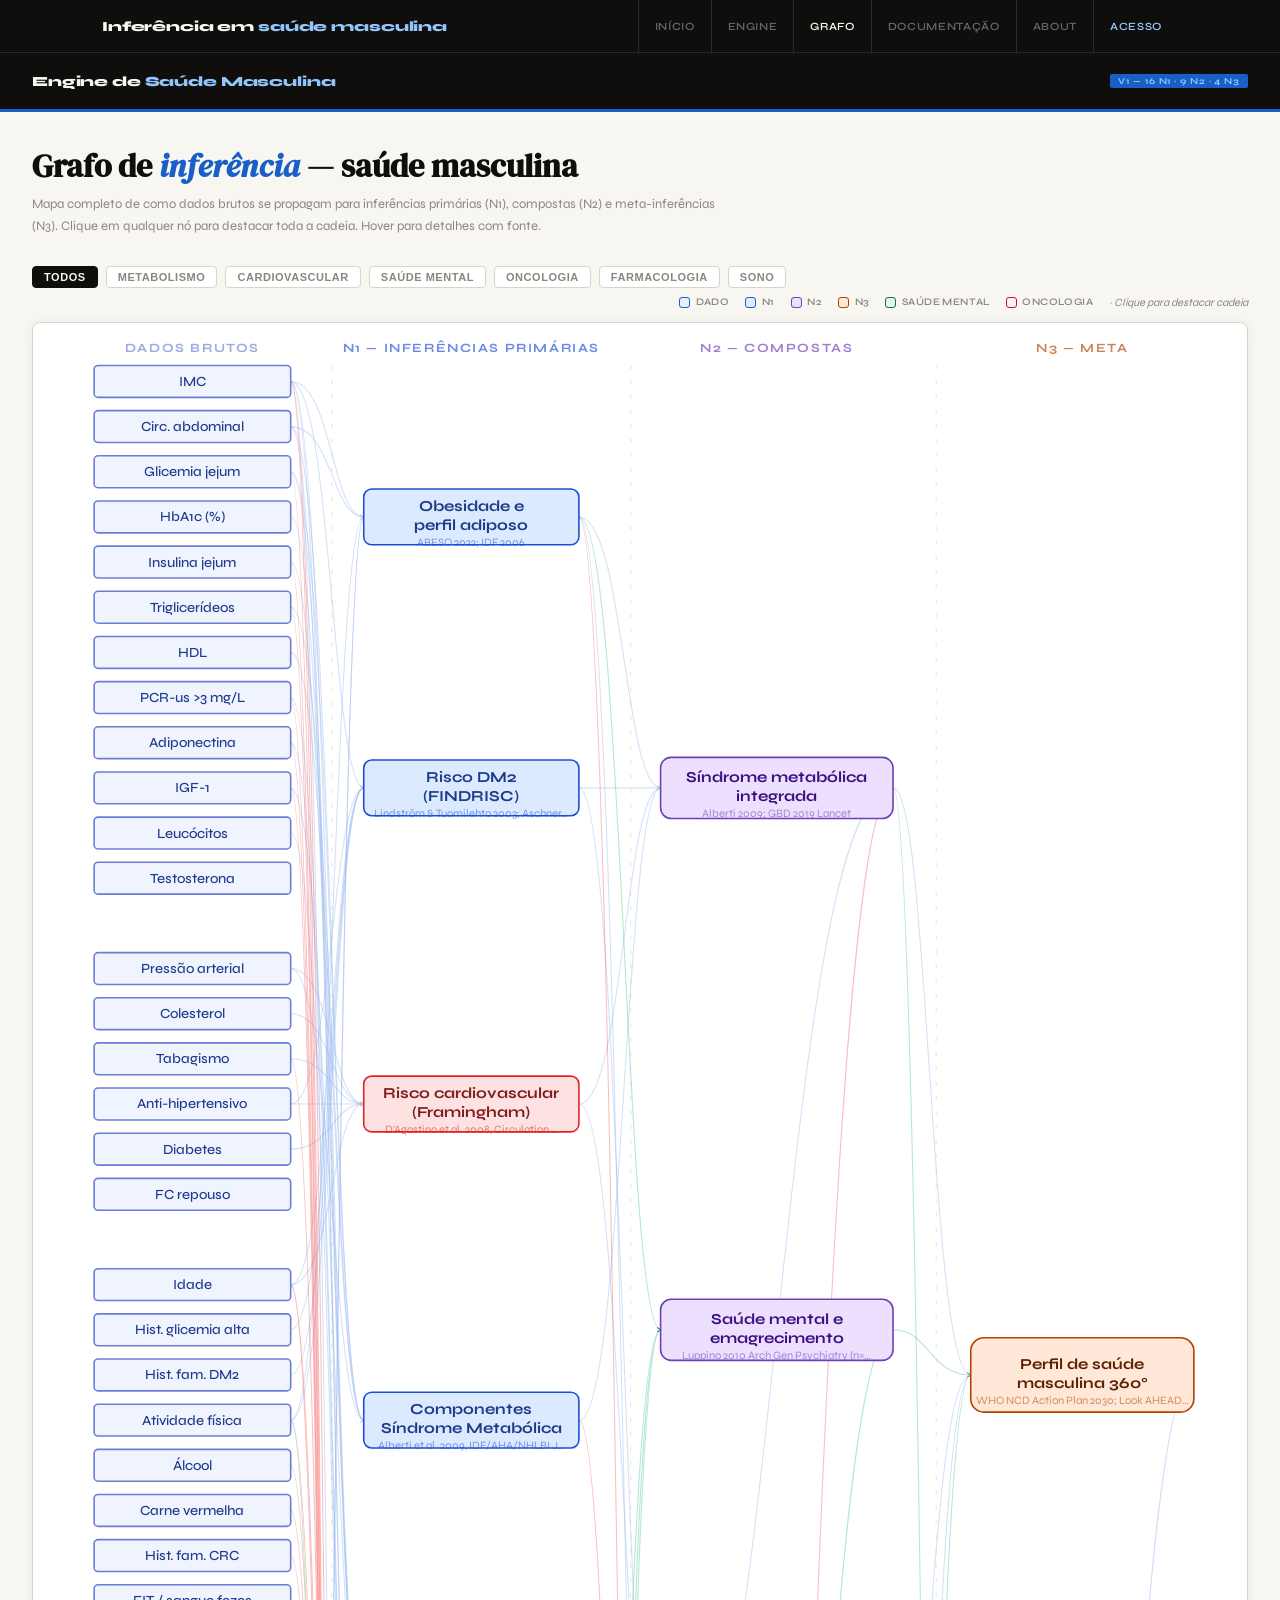
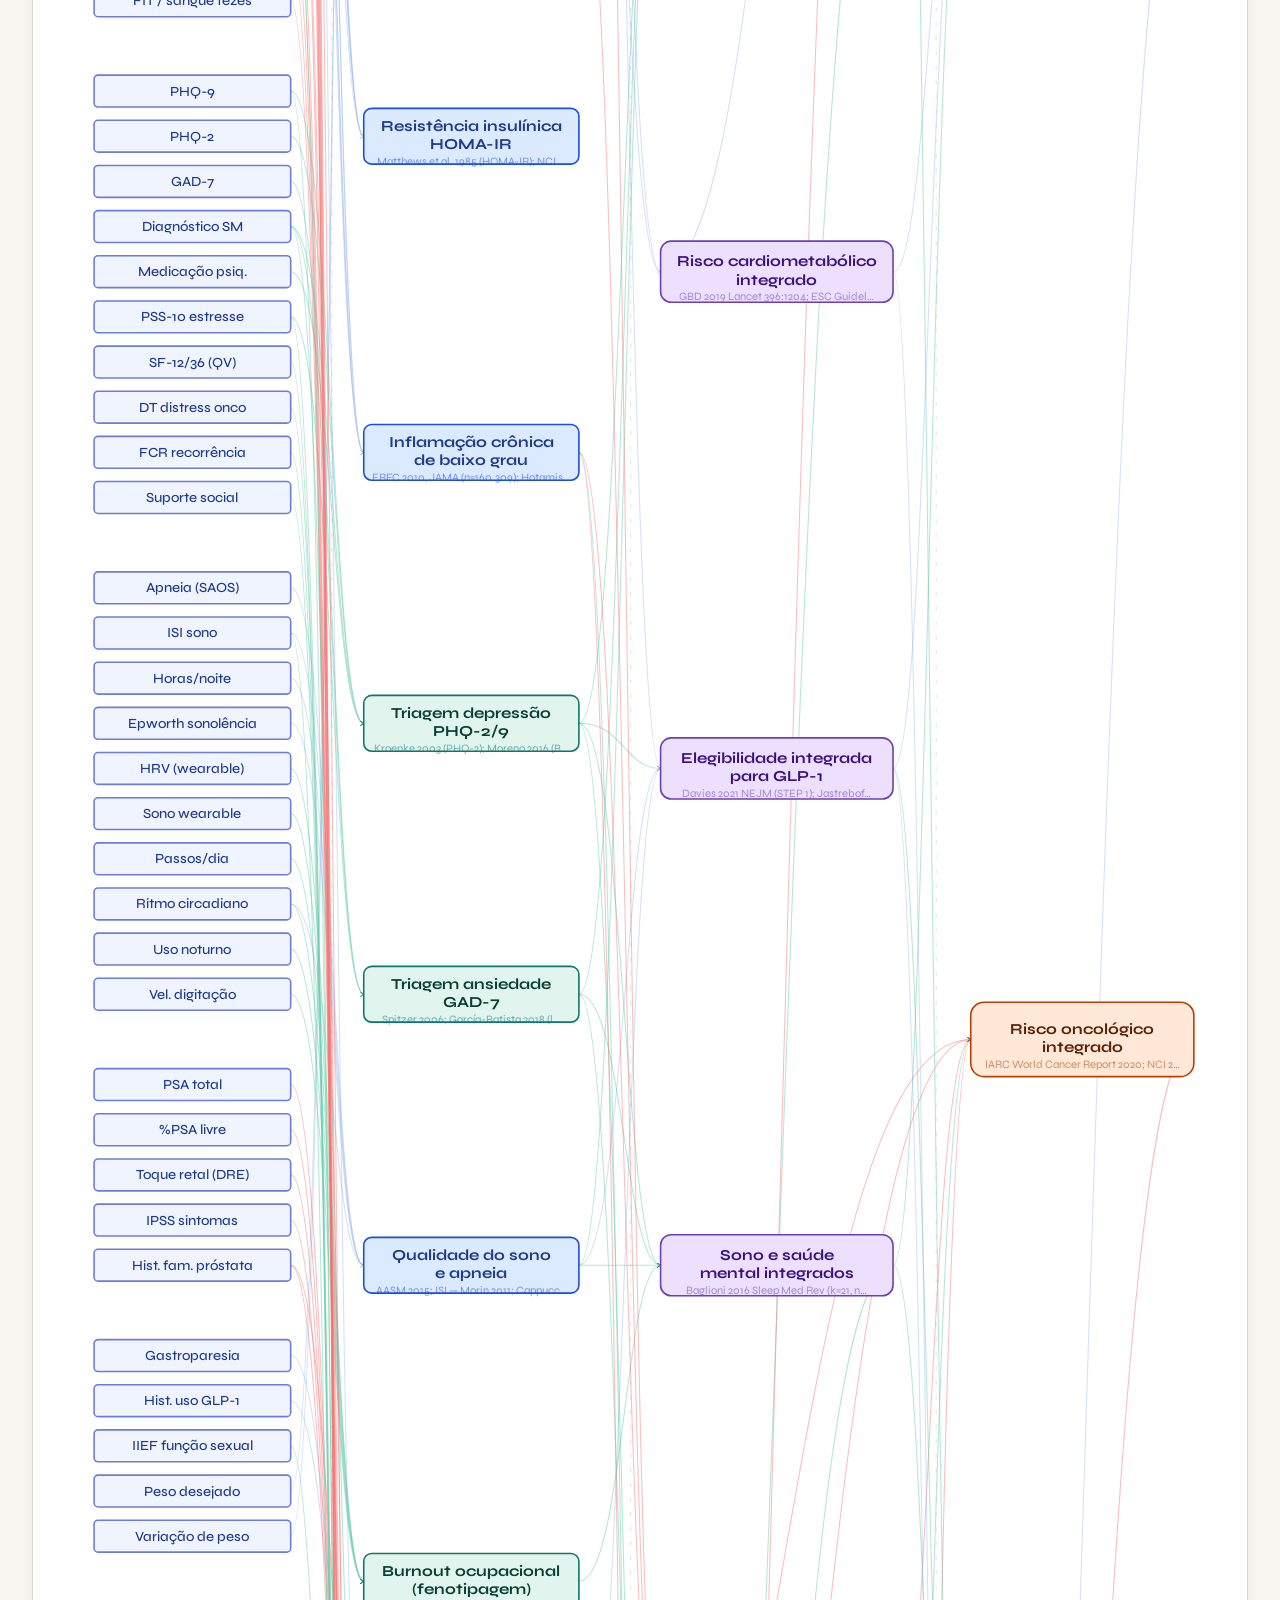
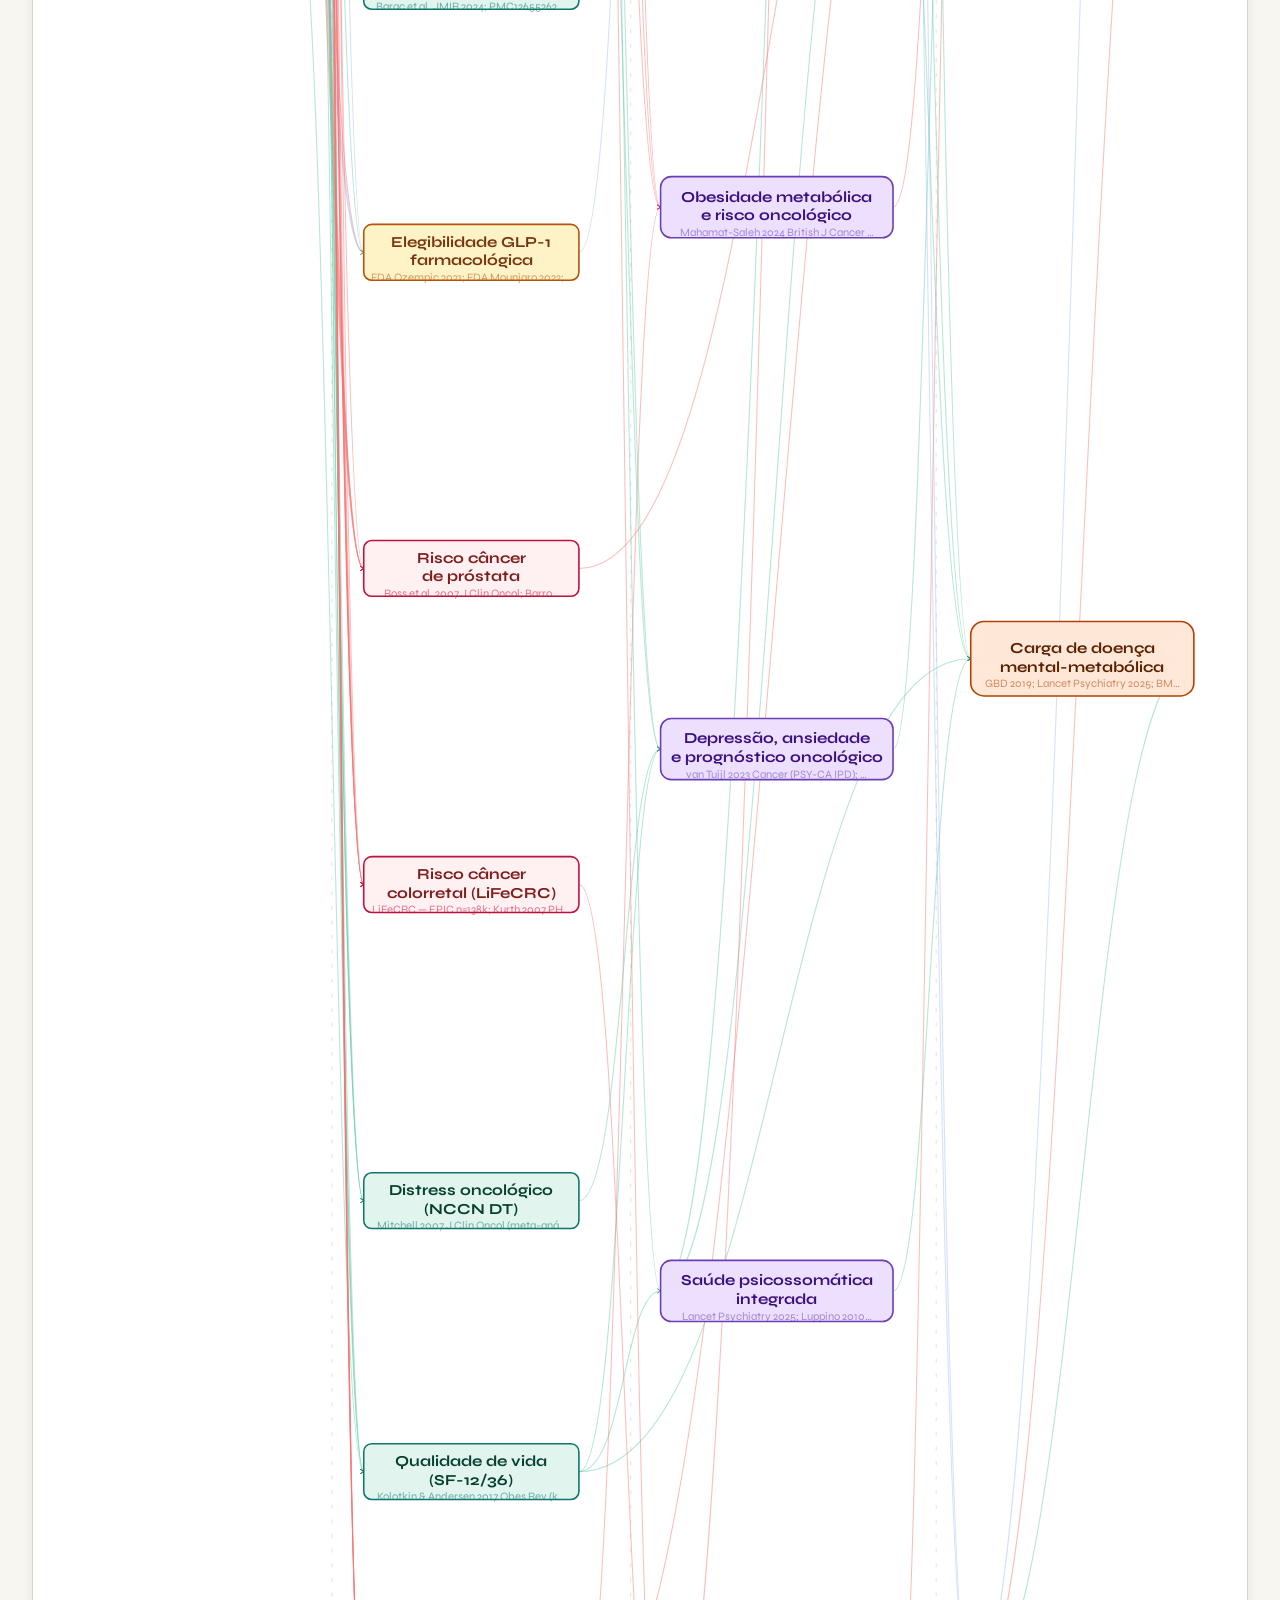
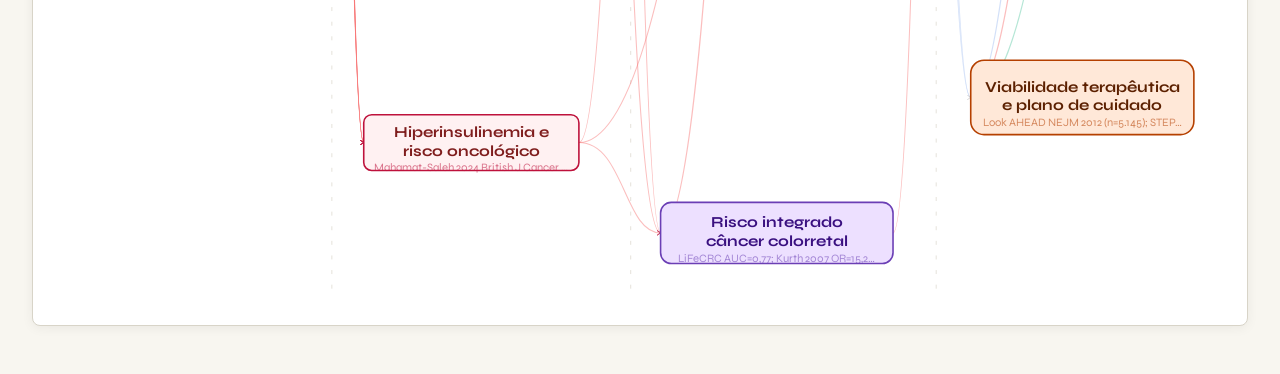
<file: grafo_saude_v2.html>
<!DOCTYPE html>
<html lang="pt-BR">
<head>
<meta charset="UTF-8">
<meta name="viewport" content="width=device-width, initial-scale=1.0">
<title>Grafo — Engine de Saúde Masculina v1</title>
<meta name="description" content="Grafo interativo de inferência em saúde masculina. 29 nós, 80+ conexões, filtros por domínio clínico.">
<meta property="og:title" content="Grafo de Inferência — Saúde Masculina">
<meta property="og:description" content="Visualização interativa da rede de inferência clínica. 29 nós, 80+ conexões.">
<meta property="og:type" content="website">
<link rel="icon" href="favicon.svg" type="image/svg+xml">
<link rel="preconnect" href="https://fonts.googleapis.com">
<link href="https://fonts.googleapis.com/css2?family=Syne:wght@400;600;700;800&family=DM+Serif+Display:ital@0;1&display=swap" rel="stylesheet">
<link rel="stylesheet" href="shared.css">
<style>
:root{--ink:#0f0e0c;--paper:#f8f6f0;--rule:#d8d4c8;--accent:#1a5fc8;--muted:#8a8680}
*{box-sizing:border-box;margin:0;padding:0}
html{scroll-behavior:smooth}
body{font-family:'Syne',sans-serif;background:var(--paper);color:var(--ink);font-size:14px}
.hdr{background:var(--ink);padding:0 2rem;border-bottom:3px solid #1a5fc8}
.hdr-in{max-width:100%;display:flex;align-items:center;height:56px;gap:1rem}
.hdr-logo{font-weight:800;font-size:14px;color:#f8f6f0;letter-spacing:-.01em;text-decoration:none;margin-right:auto}
.hdr-logo em{color:#93c5fd;font-style:normal}
.hdr-badge{font-size:9px;font-weight:700;letter-spacing:.1em;text-transform:uppercase;background:#1a5fc8;color:#93c5fd;padding:2px 8px;border-radius:2px}

.page-head{padding:2rem 2rem 1rem;max-width:1600px;margin:0 auto}
.page-head h1{font-family:'DM Serif Display',serif;font-size:clamp(20px,2.5vw,34px);margin-bottom:.3rem}
.page-head h1 em{font-style:italic;color:var(--accent)}
.page-head p{font-size:13px;color:var(--muted);max-width:700px;line-height:1.7}

.controls{padding:.8rem 2rem;max-width:1600px;margin:0 auto;display:flex;gap:.5rem;flex-wrap:wrap;align-items:center}
.ctrl{font-size:11px;font-weight:700;letter-spacing:.05em;text-transform:uppercase;padding:4px 11px;border:1.5px solid var(--rule);border-radius:4px;background:#fff;color:var(--muted);cursor:pointer;transition:all .12s}
.ctrl:hover{border-color:#aaa;color:var(--ink)}
.ctrl.on{background:var(--ink);color:var(--paper);border-color:var(--ink)}
.legend{display:flex;gap:1rem;flex-wrap:wrap;align-items:center;margin-left:auto}
.leg{display:flex;align-items:center;gap:.35rem;font-size:10px;font-weight:600;letter-spacing:.04em;text-transform:uppercase;color:var(--muted)}
.ld{width:11px;height:11px;border-radius:3px;flex-shrink:0}
.hint{font-size:11px;color:var(--muted);font-style:italic;font-weight:400;letter-spacing:0;text-transform:none}

.graph-outer{padding:0 2rem 3rem;max-width:1600px;margin:0 auto}
#gwrap{border:1px solid var(--rule);border-radius:8px;background:#fff;overflow:auto;box-shadow:0 2px 12px rgba(0,0,0,.06)}

#tip{position:fixed;z-index:9999;background:var(--ink);color:#f0ede6;font-size:11px;line-height:1.6;padding:10px 14px;border-radius:5px;pointer-events:none;max-width:280px;display:none;border-top:3px solid var(--accent)}
#tip b{font-size:13px;font-family:'DM Serif Display',serif;display:block;margin-bottom:3px;color:#fff}
#tip .tdom{font-size:9px;font-weight:700;letter-spacing:.08em;text-transform:uppercase;opacity:.6;margin-bottom:4px}
#tip .tref{opacity:.6;font-size:10px;margin-top:3px}
#tip .tperf{color:#7adfc0;font-size:10px;margin-top:2px}
#tip .tcav{color:#fbbf24;font-size:10px;margin-top:3px;font-style:italic}
.gnode{cursor:pointer}
</style>
</head>
<body>
<div id="read-progress"></div>

<div class="hdr">
  <div class="hdr-in">
    <a class="hdr-logo" href="index.html">Engine de <em>Saúde Masculina</em></a>
    <span class="hdr-badge">v1 — 16 N1 · 9 N2 · 4 N3</span>
  </div>
</div>

<div class="page-head">
  <h1>Grafo de <em>inferência</em> — saúde masculina</h1>
  <p>Mapa completo de como dados brutos se propagam para inferências primárias (N1), compostas (N2) e meta-inferências (N3). Clique em qualquer nó para destacar toda a cadeia. Hover para detalhes com fonte.</p>
</div>

<div class="controls">
  <button class="ctrl on"  onclick="setF('all',this)">Todos</button>
  <button class="ctrl" onclick="setF('metabolismo',this)">Metabolismo</button>
  <button class="ctrl" onclick="setF('cardiovascular',this)">Cardiovascular</button>
  <button class="ctrl" onclick="setF('mental',this)">Saúde mental</button>
  <button class="ctrl" onclick="setF('oncologia',this)">Oncologia</button>
  <button class="ctrl" onclick="setF('farmaco',this)">Farmacologia</button>
  <button class="ctrl" onclick="setF('sono',this)">Sono</button>
  <div class="legend">
    <div class="leg"><div class="ld" style="background:#e8f0fe;border:1.5px solid #1a5fc8"></div>Dado</div>
    <div class="leg"><div class="ld" style="background:#ddeaff;border:1.5px solid #1a5fc8"></div>N1</div>
    <div class="leg"><div class="ld" style="background:#ede0ff;border:1.5px solid #6b3fb5"></div>N2</div>
    <div class="leg"><div class="ld" style="background:#ffe8d8;border:1.5px solid #b54000"></div>N3</div>
    <div class="leg"><div class="ld" style="background:#e1f5ee;border:1.5px solid #0f6e56"></div>Saúde mental</div>
    <div class="leg"><div class="ld" style="background:#fff1f2;border:1.5px solid #be123c"></div>Oncologia</div>
    <span class="hint">· Clique para destacar cadeia</span>
  </div>
</div>

<div class="graph-outer">
  <div id="gwrap"></div>
</div>

<div id="tip">
  <div class="tdom" id="tdom"></div>
  <b id="tn"></b>
  <div class="tref" id="tr"></div>
  <div class="tperf" id="tp"></div>
  <div class="tcav" id="tc"></div>
</div>

<script>
// ══════════════════════════════════════════════════════════════════
// NODOS — c=coluna (0=dado,1=N1,2=N2,3=N3), r=linha
// domínios: metabolismo, cardiovascular, mental, oncologia, farmaco, sono, prostata
// ══════════════════════════════════════════════════════════════════
const N = [
  // ── DADOS BRUTOS (coluna 0) ──────────────────────────────────
  // Antropometria / Metabólico
  {id:'imc',         c:0,r:0, t:'data',d:'metabolismo', l:'IMC'},
  {id:'cintura',     c:0,r:1, t:'data',d:'metabolismo', l:'Circ. abdominal'},
  {id:'glicemia',    c:0,r:2, t:'data',d:'metabolismo', l:'Glicemia jejum'},
  {id:'hba1c',       c:0,r:3, t:'data',d:'metabolismo', l:'HbA1c (%)'},
  {id:'insulina',    c:0,r:4, t:'data',d:'metabolismo', l:'Insulina jejum'},
  {id:'triglicerides',c:0,r:5,t:'data',d:'metabolismo', l:'Triglicerídeos'},
  {id:'hdl',         c:0,r:6, t:'data',d:'metabolismo', l:'HDL'},
  {id:'pcr_alta',    c:0,r:7, t:'data',d:'metabolismo', l:'PCR-us >3 mg/L'},
  {id:'adiponectina',c:0,r:8, t:'data',d:'metabolismo', l:'Adiponectina'},
  {id:'igf1',        c:0,r:9, t:'data',d:'metabolismo', l:'IGF-1'},
  {id:'leucocitos',  c:0,r:10,t:'data',d:'metabolismo', l:'Leucócitos'},
  {id:'testosterona',c:0,r:11,t:'data',d:'metabolismo', l:'Testosterona'},
  // Cardiovascular
  {id:'pressao',     c:0,r:13,t:'data',d:'cardiovascular',l:'Pressão arterial'},
  {id:'colesterol',  c:0,r:14,t:'data',d:'cardiovascular',l:'Colesterol'},
  {id:'tabagismo',   c:0,r:15,t:'data',d:'cardiovascular',l:'Tabagismo'},
  {id:'medic_antihiper',c:0,r:16,t:'data',d:'cardiovascular',l:'Anti-hipertensivo'},
  {id:'diabetes',    c:0,r:17,t:'data',d:'cardiovascular',l:'Diabetes'},
  {id:'fc_repouso',  c:0,r:18,t:'data',d:'cardiovascular',l:'FC repouso'},
  // Histórico
  {id:'idade',       c:0,r:20,t:'data',d:'metabolismo', l:'Idade'},
  {id:'hist_glicemia',c:0,r:21,t:'data',d:'metabolismo',l:'Hist. glicemia alta'},
  {id:'hist_familiar_dm',c:0,r:22,t:'data',d:'metabolismo',l:'Hist. fam. DM2'},
  {id:'atv_fisica',  c:0,r:23,t:'data',d:'metabolismo', l:'Atividade física'},
  {id:'alcool',      c:0,r:24,t:'data',d:'oncologia',   l:'Álcool'},
  {id:'dieta_vermelha',c:0,r:25,t:'data',d:'oncologia', l:'Carne vermelha'},
  {id:'hist_familiar_crc',c:0,r:26,t:'data',d:'oncologia',l:'Hist. fam. CRC'},
  {id:'sangue_fezes',c:0,r:27,t:'data',d:'oncologia',   l:'FIT / sangue fezes'},
  // Saúde mental
  {id:'phq9',        c:0,r:29,t:'data',d:'mental',      l:'PHQ-9'},
  {id:'phq2',        c:0,r:30,t:'data',d:'mental',      l:'PHQ-2'},
  {id:'gad7',        c:0,r:31,t:'data',d:'mental',      l:'GAD-7'},
  {id:'diag_mental', c:0,r:32,t:'data',d:'mental',      l:'Diagnóstico SM'},
  {id:'medic_psiq',  c:0,r:33,t:'data',d:'mental',      l:'Medicação psiq.'},
  {id:'estresse_percebido',c:0,r:34,t:'data',d:'mental', l:'PSS-10 estresse'},
  {id:'qualidade_vida',c:0,r:35,t:'data',d:'mental',    l:'SF-12/36 (QV)'},
  {id:'distress_onco',c:0,r:36,t:'data',d:'mental',     l:'DT distress onco'},
  {id:'medo_recorrencia',c:0,r:37,t:'data',d:'mental',  l:'FCR recorrência'},
  {id:'suporte_social',c:0,r:38,t:'data',d:'mental',    l:'Suporte social'},
  // Sono / Fenotipagem
  {id:'apneia',      c:0,r:40,t:'data',d:'sono',        l:'Apneia (SAOS)'},
  {id:'sono_qualidade',c:0,r:41,t:'data',d:'sono',      l:'ISI sono'},
  {id:'sono_horas',  c:0,r:42,t:'data',d:'sono',        l:'Horas/noite'},
  {id:'sonolencia',  c:0,r:43,t:'data',d:'sono',        l:'Epworth sonolência'},
  {id:'hrv',         c:0,r:44,t:'data',d:'sono',        l:'HRV (wearable)'},
  {id:'sono_wearable',c:0,r:45,t:'data',d:'sono',       l:'Sono wearable'},
  {id:'passos_dia',  c:0,r:46,t:'data',d:'sono',        l:'Passos/dia'},
  {id:'ritmo_circadiano',c:0,r:47,t:'data',d:'sono',    l:'Ritmo circadiano'},
  {id:'uso_noturno', c:0,r:48,t:'data',d:'mental',      l:'Uso noturno'},
  {id:'vel_digitacao',c:0,r:49,t:'data',d:'mental',     l:'Vel. digitação'},
  // Próstata / Oncológico
  {id:'psa',         c:0,r:51,t:'data',d:'oncologia',   l:'PSA total'},
  {id:'psa_livre',   c:0,r:52,t:'data',d:'oncologia',   l:'%PSA livre'},
  {id:'dre',         c:0,r:53,t:'data',d:'oncologia',   l:'Toque retal (DRE)'},
  {id:'sint_urinarios',c:0,r:54,t:'data',d:'oncologia', l:'IPSS sintomas'},
  {id:'hist_familiar_prostata',c:0,r:55,t:'data',d:'oncologia',l:'Hist. fam. próstata'},
  // Farmacológico
  {id:'gi_gastroparesia',c:0,r:57,t:'data',d:'farmaco', l:'Gastroparesia'},
  {id:'glp1_historico',c:0,r:58,t:'data',d:'farmaco',  l:'Hist. uso GLP-1'},
  {id:'funcao_sexual',c:0,r:59,t:'data',d:'mental',     l:'IIEF função sexual'},
  {id:'peso_desejado',c:0,r:60,t:'data',d:'metabolismo',l:'Peso desejado'},
  {id:'variacao_peso',c:0,r:61,t:'data',d:'metabolismo',l:'Variação de peso'},

  // ── N1 — coluna 1 ────────────────────────────────────────────
  {id:'n1_obesidade',c:1,r:3, t:'n1',d:'metabolismo',
   l:'Obesidade e\nperfil adiposo',
   ref:'ABESO 2022; IDF 2006',perf:'Classif. direta; Sens 82% circ. abd.'},
  {id:'n1_dm2',c:1,r:9, t:'n1',d:'metabolismo',
   l:'Risco DM2\n(FINDRISC)',
   ref:'Lindström & Tuomilehto 2003; Aschner 2023 n=47.267',perf:'AUC=0,76; Sens 78-81%, Spec 76-77%'},
  {id:'n1_cardio',c:1,r:16,t:'n1',d:'cardiovascular',
   l:'Risco cardiovascular\n(Framingham)',
   ref:"D'Agostino et al. 2008, Circulation 118(24)",perf:'AUC=0,794 (IC95% 0,743-0,844)'},
  {id:'n1_sindrome_met_vars',c:1,r:23,t:'n1',d:'metabolismo',
   l:'Componentes\nSíndrome Metabólica',
   ref:'Alberti et al. 2009, IDF/AHA/NHLBI Joint Statement',perf:'Sens 84%, Spec 78% para DCV 10 anos'},
  {id:'n1_resistencia_insulinica',c:1,r:30,t:'n1',d:'metabolismo',
   l:'Resistência insulínica\nHOMA-IR',
   ref:'Matthews et al. 1985 (HOMA-IR); NCI 2024; Pollak 2012',perf:'HOMA-IR >2,5: Sens 77%, Spec 67%'},
  {id:'n1_inflamacao_cronica',c:1,r:37,t:'n1',d:'metabolismo',
   l:'Inflamação crônica\nde baixo grau',
   ref:'ERFC 2010, JAMA (n=160.309); Hotamisligil 2017, Cell',perf:'PCR-us >3: HR=1,78 eventos CV'},
  {id:'n1_depressao',c:1,r:43,t:'n1',d:'mental',
   l:'Triagem depressão\nPHQ-2/9',
   ref:'Kroenke 2003 (PHQ-2); Moreno 2016 (BR PHQ-9)',perf:'PHQ-2≥3: Sens 83%, Spec 92%'},
  {id:'n1_ansiedade',c:1,r:49,t:'n1',d:'mental',
   l:'Triagem ansiedade\nGAD-7',
   ref:'Spitzer 2006; García-Batista 2018 (latinos)',perf:'GAD-7≥10: Sens 89%, Spec 82%; AUC=0,91'},
  {id:'n1_sono',c:1,r:55,t:'n1',d:'sono',
   l:'Qualidade do sono\ne apneia',
   ref:'AASM 2015; ISI — Morin 2011; Cappuccio 2008',perf:'ISI: AUC=0,87; SAOS+obs: OR=3,5 para DM2'},
  {id:'n1_burnout',c:1,r:62,t:'n1',d:'mental',
   l:'Burnout ocupacional\n(fenotipagem)',
   ref:'Barac et al. JMIR 2024; PMC12655262 2025',perf:'Sens 71-83% em prof. saúde (wearables)'},
  {id:'n1_elegib_glp1',c:1,r:68,t:'n1',d:'farmaco',
   l:'Elegibilidade GLP-1\nfarmacológica',
   ref:'FDA Ozempic 2021; FDA Mounjaro 2022; SBD 2024; ABESO 2022',perf:'STEP 1: -14,9% peso; SURMOUNT-1: -20,9%'},
  {id:'n1_prostata',c:1,r:75,t:'n1',d:'oncologia',
   l:'Risco câncer\nde próstata',
   ref:'Ross et al. 2007 J Clin Oncol; Barros 2015 Barretos (n=1313)',perf:'AUC=0,766 (Barretos); PSA isolado: AUC=0,72'},
  {id:'n1_cancer_crc',c:1,r:82,t:'n1',d:'oncologia',
   l:'Risco câncer\ncolorretal (LiFeCRC)',
   ref:'LiFeCRC — EPIC n=138k; Kurth 2007 PHS n=21.581; BMC Cancer 2025 n=394k',perf:'LiFeCRC homens: AUC=0,76-0,77; Kurth: OR=15,29'},
  {id:'n1_distress_onco',c:1,r:89,t:'n1',d:'mental',
   l:'Distress oncológico\n(NCCN DT)',
   ref:'Mitchell 2007 J Clin Oncol (meta-análise k=38); NCCN Guidelines',perf:'DT≥4: Sens 77-82%, Spec 72-78%'},
  {id:'n1_qualidade_vida',c:1,r:95,t:'n1',d:'mental',
   l:'Qualidade de vida\n(SF-12/36)',
   ref:'Kolotkin & Andersen 2017 Obes Rev (k=89); Ware 1992 SF-36',perf:'SF-36: -8 a -15 pts em obesos vs. normopeso'},
  {id:'n1_hiperinsulinemia_cancer',c:1,r:101,t:'n1',d:'oncologia',
   l:'Hiperinsulinemia e\nrisco oncológico',
   ref:'Mahamat-Saleh 2024 British J Cancer (IARC n=797.193); NCI 2024',perf:'MUOW/OB: SRR=1,24 CRC; 1,71 rim; 1,81 fígado'},

  // ── N2 — coluna 2 ────────────────────────────────────────────
  {id:'n2_sindrome_met',c:2,r:9, t:'n2',d:'metabolismo',
   l:'Síndrome metabólica\nintegrada',
   ref:'Alberti 2009; GBD 2019 Lancet',perf:'AUC=0,82 para DCV 10 anos; SM: RR=2,35 DCV'},
  {id:'n2_saude_mental_peso',c:2,r:21,t:'n2',d:'mental',
   l:'Saúde mental e\nemagrecimento',
   ref:'Luppino 2010 Arch Gen Psychiatry (n=55.387); Lancet Psychiatry 2025',perf:'OR=1,55 bidirecional; AUC multimodal 0,78-0,85'},
  {id:'n2_risco_cardiomet',c:2,r:33,t:'n2',d:'cardiovascular',
   l:'Risco cardiometabólico\nintegrado',
   ref:'GBD 2019 Lancet 396:1204; ESC Guidelines 2021; SBC/SBD 2022',perf:'AUC=0,78-0,84 para eventos CV 10 anos'},
  {id:'n2_elegib_completa',c:2,r:44,t:'n2',d:'farmaco',
   l:'Elegibilidade integrada\npara GLP-1',
   ref:'Davies 2021 NEJM (STEP 1); Jastreboff 2022 NEJM (SURMOUNT-1)',perf:'STEP 1: -14,9%; SURMOUNT-1: -20,9%'},
  {id:'n2_sono_mental',c:2,r:55,t:'n2',d:'mental',
   l:'Sono e saúde\nmental integrados',
   ref:'Baglioni 2016 Sleep Med Rev (k=21, n=172.077); AASM 2021',perf:'Insônia → depressão: OR=2,10 (IC95% 1,86-2,38)'},
  {id:'n2_obesidade_cancer',c:2,r:67,t:'n2',d:'oncologia',
   l:'Obesidade metabólica\ne risco oncológico',
   ref:'Mahamat-Saleh 2024 British J Cancer IARC (n=797.193); NCI 2024',perf:'MUOW/OB: SRR=1,42 cânceres relacionados à obesidade'},
  {id:'n2_depressao_cancer',c:2,r:79,t:'n2',d:'mental',
   l:'Depressão, ansiedade\ne prognóstico oncológico',
   ref:'van Tuijl 2023 Cancer (PSY-CA IPD); GeroScience 2025',perf:'Depressão pós-diagnóstico: +23-83% mortalidade oncológica'},
  {id:'n2_psicossomatico_integrado',c:2,r:91,t:'n2',d:'mental',
   l:'Saúde psicossomática\nintegrada',
   ref:'Lancet Psychiatry 2025; Luppino 2010 (n=55.387); BMC Public Health 2024',perf:'Obesidade+depressão: AOR=3,77 para multimorbidade'},
  {id:'n2_cancer_crc_integrado',c:2,r:103,t:'n2',d:'oncologia',
   l:'Risco integrado\ncâncer colorretal',
   ref:'LiFeCRC AUC=0,77; Kurth 2007 OR=15,29; BMC Cancer 2025 C-index=0,718',perf:'Lifestyle score: OR=5,82 (IC95% 4,02-8,44)'},

  // ── N3 — coluna 3 ────────────────────────────────────────────
  {id:'n3_saude_masc_360',c:3,r:22,t:'n3',d:'metabolismo',
   l:'Perfil de saúde\nmasculina 360°',
   ref:'WHO NCD Action Plan 2030; Look AHEAD NEJM 2012 (n=5.145)',perf:'Redução de 34-38% no erro de estratificação vs. modelos unidimensionais'},
  {id:'n3_risco_oncologico_integrado',c:3,r:50,t:'n3',d:'oncologia',
   l:'Risco oncológico\nintegrado',
   ref:'IARC World Cancer Report 2020; NCI 2024; GeoScience 2025',perf:'C-index multimodal=0,718; depressão +23-83% mortalidade oncológica'},
  {id:'n3_carga_doenca_mental_metabolica',c:3,r:77,t:'n3',d:'mental',
   l:'Carga de doença\nmental-metabólica',
   ref:'GBD 2019; Lancet Psychiatry 2025; BMC Public Health 2024 (n=16.366)',perf:'AOR=3,77 para multimorbidade; GBD: depressão+DM2=8,5% dos DALYs'},
  {id:'n3_viabilidade_terapeutica_global',c:3,r:100,t:'n3',d:'farmaco',
   l:'Viabilidade terapêutica\ne plano de cuidado',
   ref:'Look AHEAD NEJM 2012 (n=5.145); STEP 1 2021; NCCN 2024',perf:'Look AHEAD: melhora simultânea HbA1c, PA, QV, depressão'},
];

// ══════════════════════════════════════════════════════════════════
// ARESTAS
// ══════════════════════════════════════════════════════════════════
const E = [
  // dados → n1_obesidade
  {f:'imc',t:'n1_obesidade'},{f:'cintura',t:'n1_obesidade'},
  {f:'peso_desejado',t:'n1_obesidade'},{f:'atv_fisica',t:'n1_obesidade'},{f:'variacao_peso',t:'n1_obesidade'},
  // dados → n1_dm2
  {f:'hist_glicemia',t:'n1_dm2'},{f:'hist_familiar_dm',t:'n1_dm2'},
  {f:'imc',t:'n1_dm2'},{f:'atv_fisica',t:'n1_dm2'},{f:'medic_antihiper',t:'n1_dm2'},{f:'idade',t:'n1_dm2'},
  // dados → n1_cardio
  {f:'pressao',t:'n1_cardio'},{f:'colesterol',t:'n1_cardio'},{f:'tabagismo',t:'n1_cardio'},
  {f:'diabetes',t:'n1_cardio'},{f:'idade',t:'n1_cardio'},{f:'medic_antihiper',t:'n1_cardio'},
  // dados → n1_sindrome_met_vars
  {f:'cintura',t:'n1_sindrome_met_vars'},{f:'triglicerides',t:'n1_sindrome_met_vars'},
  {f:'hdl',t:'n1_sindrome_met_vars'},{f:'pressao',t:'n1_sindrome_met_vars'},{f:'glicemia',t:'n1_sindrome_met_vars'},
  // dados → n1_resistencia_insulinica
  {f:'insulina',t:'n1_resistencia_insulinica'},{f:'hba1c',t:'n1_resistencia_insulinica'},
  {f:'glicemia',t:'n1_resistencia_insulinica'},{f:'imc',t:'n1_resistencia_insulinica'},{f:'igf1',t:'n1_resistencia_insulinica'},
  // dados → n1_inflamacao_cronica
  {f:'pcr_alta',t:'n1_inflamacao_cronica'},{f:'imc',t:'n1_inflamacao_cronica'},
  {f:'cintura',t:'n1_inflamacao_cronica'},{f:'adiponectina',t:'n1_inflamacao_cronica'},{f:'leucocitos',t:'n1_inflamacao_cronica'},
  // dados → n1_depressao
  {f:'phq9',t:'n1_depressao'},{f:'phq2',t:'n1_depressao'},
  {f:'diag_mental',t:'n1_depressao'},{f:'medic_psiq',t:'n1_depressao'},
  // dados → n1_ansiedade
  {f:'gad7',t:'n1_ansiedade'},{f:'estresse_percebido',t:'n1_ansiedade'},{f:'diag_mental',t:'n1_ansiedade'},
  // dados → n1_sono
  {f:'apneia',t:'n1_sono'},{f:'sono_qualidade',t:'n1_sono'},{f:'sono_horas',t:'n1_sono'},
  {f:'sonolencia',t:'n1_sono'},{f:'ritmo_circadiano',t:'n1_sono'},
  // dados → n1_burnout
  {f:'hrv',t:'n1_burnout'},{f:'sono_wearable',t:'n1_burnout'},{f:'passos_dia',t:'n1_burnout'},
  {f:'uso_noturno',t:'n1_burnout'},{f:'vel_digitacao',t:'n1_burnout'},{f:'ritmo_circadiano',t:'n1_burnout'},
  // dados → n1_elegib_glp1
  {f:'imc',t:'n1_elegib_glp1'},{f:'gi_gastroparesia',t:'n1_elegib_glp1'},
  {f:'hist_familiar_prostata',t:'n1_elegib_glp1'},{f:'diag_mental',t:'n1_elegib_glp1'},{f:'glp1_historico',t:'n1_elegib_glp1'},
  // dados → n1_prostata
  {f:'psa',t:'n1_prostata'},{f:'psa_livre',t:'n1_prostata'},{f:'idade',t:'n1_prostata'},
  {f:'hist_familiar_prostata',t:'n1_prostata'},{f:'dre',t:'n1_prostata'},{f:'sint_urinarios',t:'n1_prostata'},
  // dados → n1_cancer_crc
  {f:'idade',t:'n1_cancer_crc'},{f:'hist_familiar_crc',t:'n1_cancer_crc'},{f:'imc',t:'n1_cancer_crc'},
  {f:'alcool',t:'n1_cancer_crc'},{f:'tabagismo',t:'n1_cancer_crc'},{f:'dieta_vermelha',t:'n1_cancer_crc'},
  {f:'atv_fisica',t:'n1_cancer_crc'},{f:'sangue_fezes',t:'n1_cancer_crc'},
  // dados → n1_distress_onco
  {f:'distress_onco',t:'n1_distress_onco'},{f:'phq9',t:'n1_distress_onco'},
  {f:'medo_recorrencia',t:'n1_distress_onco'},{f:'suporte_social',t:'n1_distress_onco'},
  // dados → n1_qualidade_vida
  {f:'qualidade_vida',t:'n1_qualidade_vida'},{f:'funcao_sexual',t:'n1_qualidade_vida'},
  {f:'sono_qualidade',t:'n1_qualidade_vida'},{f:'atv_fisica',t:'n1_qualidade_vida'},{f:'estresse_percebido',t:'n1_qualidade_vida'},
  // dados → n1_hiperinsulinemia_cancer
  {f:'imc',t:'n1_hiperinsulinemia_cancer'},{f:'insulina',t:'n1_hiperinsulinemia_cancer'},
  {f:'glicemia',t:'n1_hiperinsulinemia_cancer'},{f:'pcr_alta',t:'n1_hiperinsulinemia_cancer'},
  {f:'triglicerides',t:'n1_hiperinsulinemia_cancer'},{f:'igf1',t:'n1_hiperinsulinemia_cancer'},{f:'adiponectina',t:'n1_hiperinsulinemia_cancer'},

  // ── N1 → N2 ──────────────────────────────────────────────────
  // n2_sindrome_met
  {f:'n1_cardio',t:'n2_sindrome_met'},{f:'n1_dm2',t:'n2_sindrome_met'},
  {f:'n1_sindrome_met_vars',t:'n2_sindrome_met'},{f:'n1_obesidade',t:'n2_sindrome_met'},
  // n2_saude_mental_peso
  {f:'n1_depressao',t:'n2_saude_mental_peso'},{f:'n1_obesidade',t:'n2_saude_mental_peso'},
  {f:'n1_sono',t:'n2_saude_mental_peso'},{f:'n1_ansiedade',t:'n2_saude_mental_peso'},
  // n2_risco_cardiomet (também pega N2)
  {f:'n1_cardio',t:'n2_risco_cardiomet'},{f:'n1_dm2',t:'n2_risco_cardiomet'},
  {f:'n2_sindrome_met',t:'n2_risco_cardiomet'},
  // n2_elegib_completa
  {f:'n1_elegib_glp1',t:'n2_elegib_completa'},{f:'n1_obesidade',t:'n2_elegib_completa'},
  {f:'n1_depressao',t:'n2_elegib_completa'},{f:'n1_sono',t:'n2_elegib_completa'},
  // n2_sono_mental
  {f:'n1_depressao',t:'n2_sono_mental'},{f:'n1_sono',t:'n2_sono_mental'},
  {f:'n1_ansiedade',t:'n2_sono_mental'},{f:'n1_burnout',t:'n2_sono_mental'},
  // n2_obesidade_cancer
  {f:'n1_hiperinsulinemia_cancer',t:'n2_obesidade_cancer'},{f:'n1_inflamacao_cronica',t:'n2_obesidade_cancer'},
  {f:'n1_sindrome_met_vars',t:'n2_obesidade_cancer'},{f:'n1_obesidade',t:'n2_obesidade_cancer'},
  // n2_depressao_cancer
  {f:'n1_distress_onco',t:'n2_depressao_cancer'},{f:'n1_depressao',t:'n2_depressao_cancer'},
  {f:'n1_ansiedade',t:'n2_depressao_cancer'},{f:'n1_qualidade_vida',t:'n2_depressao_cancer'},
  // n2_psicossomatico_integrado (pega N2)
  {f:'n2_saude_mental_peso',t:'n2_psicossomatico_integrado'},{f:'n2_sono_mental',t:'n2_psicossomatico_integrado'},
  {f:'n1_qualidade_vida',t:'n2_psicossomatico_integrado'},{f:'n1_inflamacao_cronica',t:'n2_psicossomatico_integrado'},
  // n2_cancer_crc_integrado (pega N2)
  {f:'n1_cancer_crc',t:'n2_cancer_crc_integrado'},{f:'n1_hiperinsulinemia_cancer',t:'n2_cancer_crc_integrado'},
  {f:'n1_inflamacao_cronica',t:'n2_cancer_crc_integrado'},{f:'n2_sindrome_met',t:'n2_cancer_crc_integrado'},

  // ── N2 → N3 ──────────────────────────────────────────────────
  // n3_saude_masc_360
  {f:'n2_sindrome_met',t:'n3_saude_masc_360'},{f:'n2_saude_mental_peso',t:'n3_saude_masc_360'},
  {f:'n2_risco_cardiomet',t:'n3_saude_masc_360'},{f:'n2_elegib_completa',t:'n3_saude_masc_360'},
  {f:'n2_sono_mental',t:'n3_saude_masc_360'},
  // n3_risco_oncologico_integrado
  {f:'n2_obesidade_cancer',t:'n3_risco_oncologico_integrado'},{f:'n2_cancer_crc_integrado',t:'n3_risco_oncologico_integrado'},
  {f:'n1_prostata',t:'n3_risco_oncologico_integrado'},{f:'n1_hiperinsulinemia_cancer',t:'n3_risco_oncologico_integrado'},
  {f:'n2_depressao_cancer',t:'n3_risco_oncologico_integrado'},
  // n3_carga_doenca_mental_metabolica
  {f:'n2_psicossomatico_integrado',t:'n3_carga_doenca_mental_metabolica'},
  {f:'n2_sindrome_met',t:'n3_carga_doenca_mental_metabolica'},
  {f:'n2_sono_mental',t:'n3_carga_doenca_mental_metabolica'},
  {f:'n1_qualidade_vida',t:'n3_carga_doenca_mental_metabolica'},
  {f:'n2_elegib_completa',t:'n3_carga_doenca_mental_metabolica'},
  // n3_viabilidade_terapeutica_global (pega N3!)
  {f:'n3_saude_masc_360',t:'n3_viabilidade_terapeutica_global'},
  {f:'n3_carga_doenca_mental_metabolica',t:'n3_viabilidade_terapeutica_global'},
  {f:'n2_elegib_completa',t:'n3_viabilidade_terapeutica_global'},
  {f:'n2_risco_cardiomet',t:'n3_viabilidade_terapeutica_global'},
  {f:'n3_risco_oncologico_integrado',t:'n3_viabilidade_terapeutica_global'},
];

// ══════════════════════════════════════════════════════════════════
// LAYOUT
// ══════════════════════════════════════════════════════════════════
const CX  = [120, 330, 560, 790];
const RH  = 34;
const PAD = 44;

const SZ = {
  data:{w:148,h:24,r:3},
  n1:  {w:162,h:42,r:6},
  n2:  {w:175,h:46,r:8},
  n3:  {w:168,h:56,r:10},
};

function sz(n){ return SZ[n.t]; }
function py(n){ return {x:CX[n.c], y:PAD + n.r*RH}; }

const MAXR = Math.max(...N.map(n=>n.r));
const SVG_H = PAD + MAXR*RH + 70;
const SVG_W = CX[3] + SZ.n3.w/2 + 40;

// Colores por domínio
const DCOL = {
  metabolismo:    {f:'#dbeafe',s:'#1d4ed8',tx:'#1e3a8a'},
  cardiovascular: {f:'#fee2e2',s:'#dc2626',tx:'#7f1d1d'},
  mental:         {f:'#e1f5ee',s:'#0f766e',tx:'#064030'},
  oncologia:      {f:'#fff1f2',s:'#be123c',tx:'#7f1d1d'},
  farmaco:        {f:'#fef3c7',s:'#b45309',tx:'#78350f'},
  sono:           {f:'#dbeafe',s:'#1d4ed8',tx:'#1e3a8a'},
  prostata:       {f:'#fce7f3',s:'#be185d',tx:'#831843'},
};
const TCOL = {
  data:{f:'#f0f4ff',s:'#6b7dd8',tx:'#1e3a8a'},
  n2:  {f:'#ede0ff',s:'#6b3fb5',tx:'#3a1080'},
  n3:  {f:'#ffe8d8',s:'#b54000',tx:'#5c2000'},
};

function col(n){
  if(n.t==='n2') return TCOL.n2;
  if(n.t==='n3') return TCOL.n3;
  if(n.t==='data') return TCOL.data;
  return DCOL[n.d] || DCOL.metabolismo;
}

// Índice
const NI = Object.fromEntries(N.map(n=>[n.id,n]));

// Propagação de cadeia (bidirecional)
function getChain(id){
  const v=new Set([id]);
  let fr=[id];
  while(fr.length){
    const nx=[];
    fr.forEach(x=>{ E.forEach(e=>{ if(e.t===x&&!v.has(e.f)){v.add(e.f);nx.push(e.f);} }); });
    fr=nx;
  }
  fr=[id];
  while(fr.length){
    const nx=[];
    fr.forEach(x=>{ E.forEach(e=>{ if(e.f===x&&!v.has(e.t)){v.add(e.t);nx.push(e.t);} }); });
    fr=nx;
  }
  return v;
}

let sel=null, flt='all';

// Visibilidade por filtro de domínio
function vis(n){
  if(flt==='all') return true;
  if(n.t==='data'){
    return E.some(e=>e.f===n.id && NI[e.t] && NI[e.t].d===flt && NI[e.t].t==='n1');
  }
  if(n.t==='n1') return n.d===flt;
  if(n.t==='n2'){
    return E.some(e=>e.t===n.id && NI[e.f] && NI[e.f].d===flt);
  }
  return true; // N3 sempre visível
}

function draw(){
  const chain = sel ? getChain(sel) : null;
  const visSet = new Set(N.filter(vis).map(n=>n.id));

  let s = `<svg id="gs" viewBox="0 0 ${SVG_W} ${SVG_H}" xmlns="http://www.w3.org/2000/svg" style="width:${SVG_W}px;min-width:100%;display:block">`;

  // Defs — marcadores de seta
  s += `<defs>
    <marker id="aact" viewBox="0 0 10 10" refX="8" refY="5" markerWidth="5" markerHeight="5" orient="auto-start-reverse">
      <path d="M2 1L8 5L2 9" fill="none" stroke="#1d4ed8" stroke-width="2" stroke-linecap="round"/>
    </marker>
    <marker id="afaint" viewBox="0 0 10 10" refX="8" refY="5" markerWidth="5" markerHeight="5" orient="auto-start-reverse">
      <path d="M2 1L8 5L2 9" fill="none" stroke="#bbb" stroke-width="1.5" stroke-linecap="round"/>
    </marker>
    <marker id="adim" viewBox="0 0 10 10" refX="8" refY="5" markerWidth="5" markerHeight="5" orient="auto-start-reverse">
      <path d="M2 1L8 5L2 9" fill="none" stroke="#e0dbd2" stroke-width="1" stroke-linecap="round"/>
    </marker>
    <marker id="ament" viewBox="0 0 10 10" refX="8" refY="5" markerWidth="5" markerHeight="5" orient="auto-start-reverse">
      <path d="M2 1L8 5L2 9" fill="none" stroke="#0f766e" stroke-width="1.8" stroke-linecap="round"/>
    </marker>
    <marker id="aonco" viewBox="0 0 10 10" refX="8" refY="5" markerWidth="5" markerHeight="5" orient="auto-start-reverse">
      <path d="M2 1L8 5L2 9" fill="none" stroke="#be123c" stroke-width="1.8" stroke-linecap="round"/>
    </marker>
  </defs>`;

  // Cabeçalhos de coluna
  [['DADOS BRUTOS','#6b7dd8'],['N1 — INFERÊNCIAS PRIMÁRIAS','#1d4ed8'],['N2 — COMPOSTAS','#6b3fb5'],['N3 — META','#b54000']].forEach(([l,c],i)=>{
    s+=`<text x="${CX[i]}" y="22" text-anchor="middle" font-family="'Syne',sans-serif" font-size="9.5" font-weight="700" letter-spacing="1.2" fill="${c}" opacity="0.65">${l}</text>`;
  });

  // Separadores
  [225,450,680].forEach(lx=>{
    s+=`<line x1="${lx}" y1="32" x2="${lx}" y2="${SVG_H-20}" stroke="#d8d4c8" stroke-width="0.5" stroke-dasharray="3 8"/>`;
  });

  // Arestas
  E.forEach(e=>{
    const fn=NI[e.f], tn=NI[e.t];
    if(!fn||!tn||!visSet.has(fn.id)||!visSet.has(tn.id)) return;
    const fp=py(fn), tp=py(tn);
    const sfn=sz(fn), stn=sz(tn);
    const mx=(CX[fn.c]+CX[tn.c])/2;
    const hi = chain&&chain.has(fn.id)&&chain.has(tn.id);
    const dim = chain&&!hi;

    let stroke, sw, op, mk;
    if(dim){        stroke='#ddd';   sw=0.5; op=0.15; mk='adim'; }
    else if(hi){
      if(fn.d==='mental'||tn.d==='mental'){ stroke='#0f766e'; sw=2; op=0.85; mk='ament'; }
      else if(fn.d==='oncologia'||tn.d==='oncologia'){ stroke='#be123c'; sw=2; op=0.85; mk='aonco'; }
      else{ stroke='#1d4ed8'; sw=2; op=0.85; mk='aact'; }
    } else {
      if(fn.d==='mental'||tn.d==='mental'){ stroke='#5dcaa5'; sw=0.8; op=0.45; mk='ament'; }
      else if(fn.d==='oncologia'||tn.d==='oncologia'){ stroke='#f87171'; sw=0.8; op=0.45; mk='aonco'; }
      else{ stroke='#93b4f0'; sw=0.8; op=0.4; mk='afaint'; }
    }
    s+=`<path d="M${CX[fn.c]+sfn.w/2},${fp.y} C${mx},${fp.y} ${mx},${tp.y} ${CX[tn.c]-stn.w/2},${tp.y}" fill="none" stroke="${stroke}" stroke-width="${sw}" opacity="${op}" marker-end="url(#${mk})"/>`;
  });

  // Nós
  N.forEach(n=>{
    if(!visSet.has(n.id)) return;
    const p=py(n), s2=sz(n), c=col(n);
    const isSel=n.id===sel;
    const dim=chain&&!chain.has(n.id);
    const x=p.x-s2.w/2, y=p.y-s2.h/2;
    const fill=isSel?c.s:c.f;
    const tf=isSel?'#fff':(dim?'#ccc':c.tx);
    const op=dim?0.18:1;
    const bsw=isSel?2.5:1.2;

    // Nó composto (N1/N2/N3) tem texto em 2 linhas e referência
    const isComplex=n.t!=='data';
    const lines=n.l.split('\n');

    s+=`<g class="gnode" data-id="${n.id}" data-l="${lines[0]}" data-d="${n.d||''}" data-ref="${(n.ref||'').replace(/"/g,'&quot;')}" data-perf="${(n.perf||'').replace(/"/g,'&quot;')}" opacity="${op}">`;
    s+=`<rect x="${x}" y="${y}" width="${s2.w}" height="${s2.h}" rx="${s2.r}" fill="${fill}" stroke="${c.s}" stroke-width="${bsw}"/>`;

    if(isComplex && lines.length===2){
      // 2 linhas de label
      s+=`<text x="${p.x}" y="${p.y-8}" text-anchor="middle" dominant-baseline="central" font-family="'Syne',sans-serif" font-size="11.5" font-weight="700" fill="${tf}">${lines[0]}</text>`;
      s+=`<text x="${p.x}" y="${p.y+6}" text-anchor="middle" dominant-baseline="central" font-family="'Syne',sans-serif" font-size="11.5" font-weight="700" fill="${tf}">${lines[1]}</text>`;
      if(n.ref){
        const rf=isSel?'rgba(255,255,255,0.55)':(c.s+'90');
        const rt=n.ref.length>38?n.ref.slice(0,36)+'…':n.ref;
        s+=`<text x="${p.x}" y="${p.y+19}" text-anchor="middle" dominant-baseline="central" font-family="'Syne',sans-serif" font-size="8.5" fill="${rf}">${rt}</text>`;
      }
    } else {
      s+=`<text x="${p.x}" y="${p.y}" text-anchor="middle" dominant-baseline="central" font-family="'Syne',sans-serif" font-size="${n.t==='data'?10.5:12}" font-weight="${n.t==='data'?500:700}" fill="${tf}">${lines[0]}</text>`;
    }
    s+=`</g>`;
  });

  s+='</svg>';
  const wrap=document.getElementById('gwrap');
  wrap.innerHTML=s;

  document.querySelectorAll('.gnode').forEach(el=>{
    el.addEventListener('click',ev=>{
      ev.stopPropagation();
      const id=el.dataset.id;
      sel=sel===id?null:id;
      draw();
    });
    el.addEventListener('mouseenter',ev=>{
      const tt=document.getElementById('tip');
      document.getElementById('tdom').textContent=el.dataset.d.toUpperCase();
      document.getElementById('tn').textContent=el.dataset.l;
      document.getElementById('tr').textContent=el.dataset.ref||'';
      document.getElementById('tp').textContent=el.dataset.perf?'⚡ '+el.dataset.perf:'';
      tt.style.display='block';
      mv(ev);
    });
    el.addEventListener('mousemove',mv);
    el.addEventListener('mouseleave',()=>{ document.getElementById('tip').style.display='none'; });
  });
  wrap.onclick=()=>{ sel=null; draw(); };
}

function mv(e){
  const tt=document.getElementById('tip');
  const tx=e.clientX+16, ty=e.clientY-12;
  tt.style.left=Math.min(tx, window.innerWidth-300)+'px';
  tt.style.top=Math.max(8,ty)+'px';
}

function setF(d,btn){
  flt=d; sel=null;
  document.querySelectorAll('.ctrl').forEach(b=>b.classList.remove('on'));
  btn.classList.add('on');
  draw();
}

draw();
window.addEventListener('resize',draw);
</script>
<script src="shared.js" defer></script>
</body>
</html>
</file>
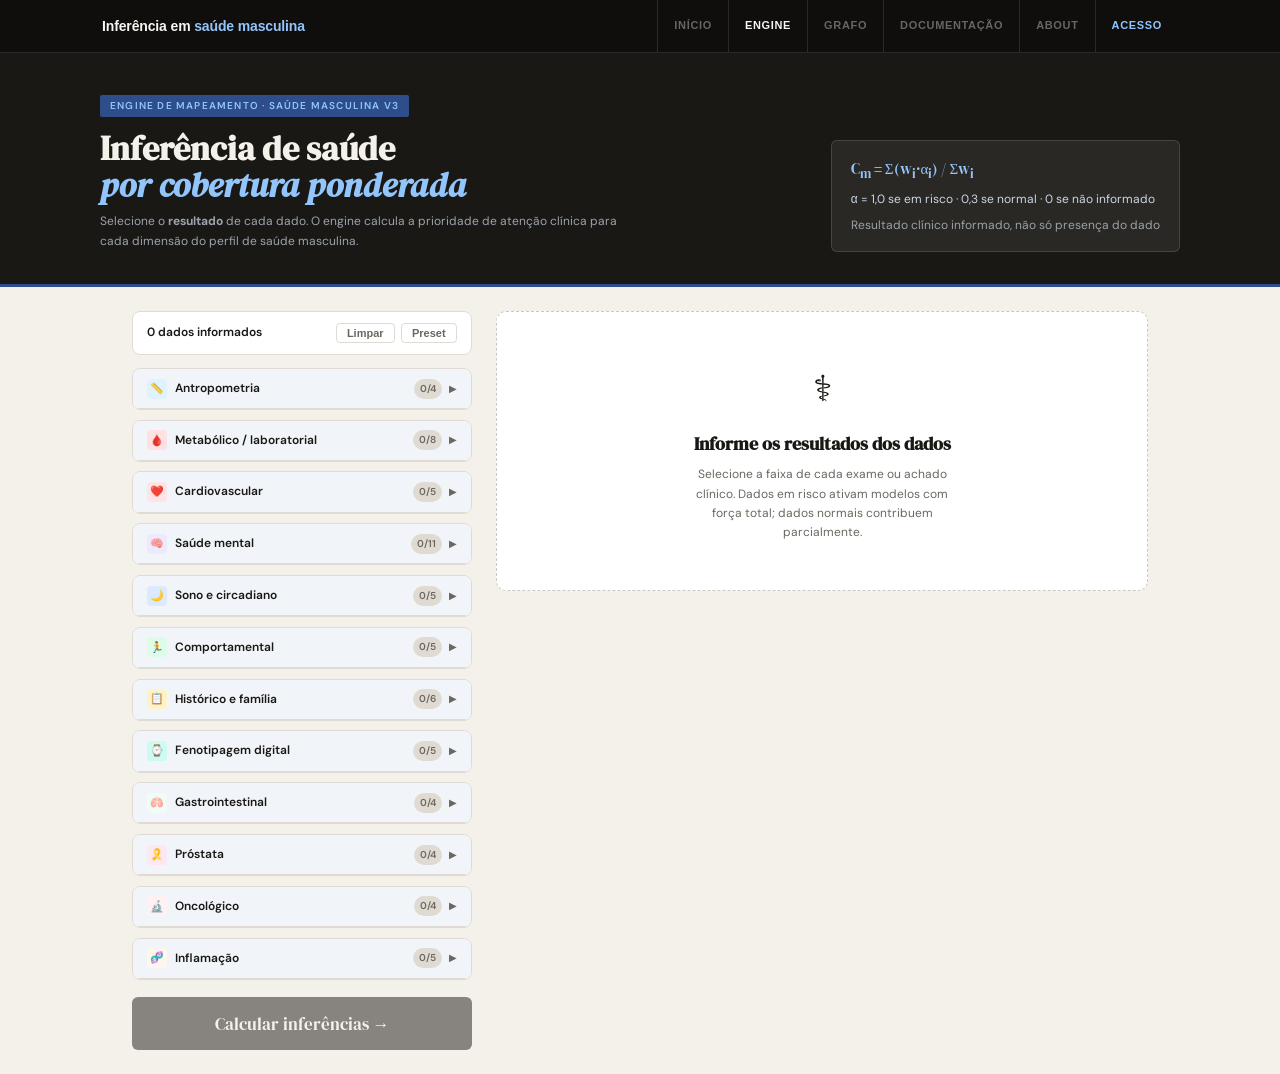
<file: saude_engine_v3.html>
<!DOCTYPE html>
<html lang="pt-BR">
<head>
<meta charset="UTF-8">
<meta name="viewport" content="width=device-width, initial-scale=1.0">
<title>Engine de Saúde Masculina v3</title>
<meta name="description" content="Calculadora de inferência clínica em saúde masculina. Selecione estados clínicos e obtenha inferências epidemiológicas rastreáveis baseadas em estudos publicados.">
<meta property="og:title" content="Engine de Saúde Masculina v3">
<meta property="og:description" content="Engine de inferência clínica com 16 modelos N1, 9 N2 e 4 N3. Cada peso derivado da literatura.">
<meta property="og:type" content="website">
<link rel="icon" href="favicon.svg" type="image/svg+xml">
<link rel="preconnect" href="https://fonts.googleapis.com">
<link href="https://fonts.googleapis.com/css2?family=DM+Serif+Display:ital@0;1&family=DM+Sans:opsz,wght@9..40,300;9..40,400;9..40,500;9..40,600&display=swap" rel="stylesheet">
<link rel="stylesheet" href="shared.css">
<style>
:root{--bg:#f4f1eb;--white:#fff;--ink:#1a1814;--muted:#6b6760;--rule:#e0dbd2;--rule2:#ccc8bf;
  --blue:#1d4ed8;--blue-l:#dbeafe;--blue-d:#1e3a8a;--green:#15803d;--green-l:#dcfce7;
  --amber:#92400e;--amber-l:#fef3c7;--red:#be123c;--red-l:#ffe4e6;
  --purple:#6d28d9;--purple-l:#ede9fe;--teal:#0f766e;--teal-l:#ccfbf1;
  --orange:#c2410c;--orange-l:#ffedd5;--slate:#334155;--slate-l:#f1f5f9}
*{box-sizing:border-box;margin:0;padding:0}
html{scroll-behavior:smooth}
body{font-family:'DM Sans',sans-serif;background:var(--bg);color:var(--ink);font-size:14px;line-height:1.6}

/* HEADER */
.hdr{background:var(--ink);padding:2.5rem 2rem 2rem;border-bottom:3px solid #2d4e8a}
.hdr-in{max-width:1080px;margin:0 auto;display:grid;grid-template-columns:1fr auto;gap:2rem;align-items:end}
@media(max-width:600px){.hdr-in{grid-template-columns:1fr}}
.hdr-badge{font-size:10px;font-weight:600;letter-spacing:.12em;text-transform:uppercase;background:#2d4e8a;color:#93c5fd;padding:3px 10px;border-radius:2px;display:inline-block;margin-bottom:.8rem}
.hdr h1{font-family:'DM Serif Display',serif;font-size:clamp(20px,3vw,34px);color:#f4f1eb;line-height:1.1;margin-bottom:.4rem}
.hdr h1 em{font-style:italic;color:#93c5fd}
.hdr p{font-size:12px;color:#9ca3af;max-width:520px;line-height:1.7}
.hdr-formula{background:#ffffff12;border:1px solid #ffffff22;border-radius:6px;padding:1rem 1.2rem;font-size:12px;color:#cbd5e1;min-width:220px}
.hdr-formula .eq{font-family:'DM Serif Display',serif;font-size:15px;color:#93c5fd;margin-bottom:.4rem}

/* LAYOUT */
.main{max-width:1080px;margin:0 auto;padding:1.5rem 2rem;display:grid;grid-template-columns:340px 1fr;gap:1.5rem;align-items:start}
@media(max-width:800px){.main{grid-template-columns:1fr}}
.panel-left{position:sticky;top:1rem;max-height:calc(100vh - 2rem);overflow-y:auto;scrollbar-width:thin}

/* CATEGORIA */
.cat-block{background:var(--white);border:1.5px solid var(--rule);border-radius:8px;margin-bottom:.6rem;overflow:hidden}
.cat-head{display:flex;align-items:center;justify-content:space-between;padding:.6rem .9rem;cursor:pointer;user-select:none;background:var(--slate-l);border-bottom:1px solid var(--rule)}
.cat-head:hover{background:#e8f0fe}
.cat-label{font-size:12px;font-weight:600;color:var(--ink);display:flex;align-items:center;gap:.5rem}
.cat-icon{width:20px;height:20px;border-radius:4px;display:flex;align-items:center;justify-content:center;font-size:11px;flex-shrink:0}
.cat-count{font-size:10px;font-weight:600;color:var(--muted);background:var(--rule);padding:2px 6px;border-radius:10px}
.cat-arrow{font-size:10px;color:var(--muted);transition:transform .2s}
.cat-block.open .cat-arrow{transform:rotate(90deg)}
.cat-items{display:none;padding:.4rem .5rem .6rem}
.cat-block.open .cat-items{display:block}

/* DADO — novo design com estados */
.dato-wrap{margin-bottom:.5rem}
.dato-name{font-size:11.5px;font-weight:600;color:var(--ink);margin-bottom:.3rem;padding:0 .2rem;line-height:1.4}
.dato-desc{font-size:10px;color:var(--muted);margin-bottom:.35rem;padding:0 .2rem}
.estado-group{display:flex;flex-wrap:wrap;gap:.25rem}

/* Pílulas de estado */
.est{font-size:10px;font-weight:600;padding:3px 8px;border-radius:4px;cursor:pointer;border:1.5px solid transparent;transition:all .12s;line-height:1.3;white-space:nowrap;user-select:none}
/* normal — cinza */
.est-n{background:#f3f4f6;color:#6b7280;border-color:#d1d5db}
.est-n:hover{border-color:#9ca3af;color:var(--ink)}
.est-n.sel{background:var(--slate-l);border-color:#6b7280;color:var(--ink)}
/* risco — colorido por domínio */
.est-r{background:#fff;border-color:var(--rule)}
.est-r:hover{filter:brightness(.95)}
/* states selecionados de risco */
.est-r.sel{color:#fff}
/* domínio cores para risco */
.est-metabol.sel  {background:#1d4ed8;border-color:#1d4ed8}
.est-metabol{color:#1d4ed8;border-color:#93c5fd}
.est-cardio.sel   {background:#dc2626;border-color:#dc2626}
.est-cardio{color:#dc2626;border-color:#fca5a5}
.est-mental.sel   {background:#0f766e;border-color:#0f766e}
.est-mental{color:#0f766e;border-color:#99f6e4}
.est-onco.sel     {background:#be123c;border-color:#be123c}
.est-onco{color:#be123c;border-color:#fda4af}
.est-farmaco.sel  {background:#b45309;border-color:#b45309}
.est-farmaco{color:#b45309;border-color:#fcd34d}
.est-sono.sel     {background:#1d4ed8;border-color:#1d4ed8}
.est-sono{color:#1d4ed8;border-color:#93c5fd}

/* Barra de status */
.sel-bar{background:var(--white);border:1.5px solid var(--rule);border-radius:8px;padding:.7rem .9rem;margin-bottom:.8rem;display:flex;align-items:center;justify-content:space-between;gap:.5rem}
.sel-count{font-size:12px;font-weight:600;color:var(--ink)}
.sel-risk{font-size:11px;color:var(--red);font-weight:600}
.sel-btns{display:flex;gap:.4rem}
.sel-btn{font-size:11px;font-weight:600;padding:3px 10px;border:1.5px solid var(--rule);border-radius:4px;cursor:pointer;background:var(--white);color:var(--muted);transition:all .12s}
.sel-btn:hover{border-color:var(--blue);color:var(--blue)}
.btn-calc{width:100%;font-family:'DM Serif Display',serif;font-size:17px;background:var(--ink);color:var(--bg);border:none;padding:.9rem;border-radius:6px;cursor:pointer;transition:background .15s;margin-top:.5rem}
.btn-calc:hover{background:#2d4e8a}
.btn-calc:disabled{opacity:.5;cursor:not-allowed}

/* RESULTADOS */
.empty-state{background:var(--white);border:1.5px dashed var(--rule2);border-radius:10px;padding:3rem 2rem;text-align:center}
.empty-state .es-icon{font-size:36px;margin-bottom:.8rem}
.empty-state h3{font-family:'DM Serif Display',serif;font-size:18px;margin-bottom:.4rem}
.empty-state p{font-size:12px;color:var(--muted);max-width:280px;margin:0 auto}
.results-meta{display:flex;align-items:center;justify-content:space-between;margin-bottom:1rem;flex-wrap:wrap;gap:.5rem}
.rm-title{font-family:'DM Serif Display',serif;font-size:18px}
.rm-sub{font-size:11px;color:var(--muted)}
.rm-pills{display:flex;gap:.4rem;flex-wrap:wrap}
.rm-pill{font-size:10px;font-weight:700;letter-spacing:.05em;text-transform:uppercase;padding:3px 9px;border-radius:3px}
.pill-n1{background:var(--blue-l);color:var(--blue-d)}
.pill-n2{background:var(--purple-l);color:var(--purple)}
.pill-n3{background:var(--orange-l);color:var(--orange)}
.pill-ment{background:var(--teal-l);color:var(--teal)}
.sec-label{font-size:11px;font-weight:700;letter-spacing:.08em;text-transform:uppercase;margin:.8rem 0 .5rem;padding:.3rem .6rem;border-radius:4px;display:inline-block}

/* CARDS */
.card{background:var(--white);border:1.5px solid var(--rule);border-radius:10px;margin-bottom:1rem;overflow:hidden;transition:box-shadow .2s}
.card:hover{box-shadow:0 2px 12px rgba(0,0,0,.08)}
.card-head{padding:1rem 1.2rem .8rem;border-bottom:1px solid var(--rule)}
.ch-level{font-size:9px;font-weight:700;letter-spacing:.1em;text-transform:uppercase;color:var(--muted);margin-bottom:2px}
.ch-title{font-family:'DM Serif Display',serif;font-size:15px;color:var(--ink);line-height:1.2;margin-bottom:3px}
.ch-ref{font-size:10px;color:var(--muted);font-style:italic}
.cov-row{display:flex;align-items:center;gap:.5rem;padding:.6rem 1.2rem}
.cov-track{flex:1;height:6px;border-radius:3px;background:var(--rule);overflow:hidden;position:relative}
.cov-fill-risk{height:100%;border-radius:3px;transition:width .6s cubic-bezier(.4,0,.2,1)}
.cov-fill-normal{height:100%;border-radius:3px;position:absolute;top:0;left:0;opacity:.3}
.cov-pct{font-size:12px;font-weight:700;min-width:34px;text-align:right}
.risk-badge{font-size:10px;font-weight:700;letter-spacing:.05em;text-transform:uppercase;padding:2px 8px;border-radius:3px;flex-shrink:0}
.rb-low{background:var(--green-l);color:var(--green)}
.rb-mod{background:var(--amber-l);color:var(--amber)}
.rb-high{background:var(--red-l);color:var(--red)}
.rb-info{background:var(--blue-l);color:var(--blue)}

/* Alpha indicator — mostra proporção risco vs normal */
.alpha-bar{display:flex;gap:.3rem;padding:0 1.2rem .6rem;align-items:center;flex-wrap:wrap}
.alpha-tag{font-size:10px;font-weight:600;padding:2px 7px;border-radius:3px}
.atag-risk{background:var(--red-l);color:var(--red)}
.atag-norm{background:var(--slate-l);color:var(--slate)}
.atag-miss{background:#f8f8f6;color:#aaa;border:1px solid var(--rule)}

/* Missing/inputs block */
.missing-block{background:#fafaf8;border-top:1px solid var(--rule);padding:.7rem 1.2rem}
.mb-label{font-size:10px;font-weight:700;letter-spacing:.07em;text-transform:uppercase;color:var(--muted);margin-bottom:.4rem}
.missing-tags{display:flex;gap:.3rem;flex-wrap:wrap}
.mtag{font-size:10px;font-weight:500;padding:2px 7px;border-radius:3px;background:var(--amber-l);color:var(--amber);border:1px solid #fcd34d}

/* Sugestões */
.sugest-wrap{display:grid;grid-template-columns:1fr 1fr;gap:1px;background:var(--rule)}
@media(max-width:600px){.sugest-wrap{grid-template-columns:1fr}}
.sug-panel{background:var(--white);padding:.9rem 1.1rem}
.sug-label{font-size:9px;font-weight:700;letter-spacing:.1em;text-transform:uppercase;margin-bottom:.6rem;display:flex;align-items:center;gap:.4rem}
.sug-label::before{content:'';display:block;width:7px;height:7px;border-radius:50%}
.sug-med .sug-label{color:#5b21b6}.sug-med .sug-label::before{background:#7c3aed}
.sug-pac .sug-label{color:var(--teal)}.sug-pac .sug-label::before{background:var(--teal)}
.sug-item{display:flex;gap:.5rem;margin-bottom:.55rem;font-size:12px;line-height:1.5}
.sug-dot{width:5px;height:5px;border-radius:50%;flex-shrink:0;margin-top:5px}
.sug-med .sug-dot{background:#7c3aed}.sug-pac .sug-dot{background:var(--teal)}
.sug-ref{font-size:9px;color:var(--muted);margin-top:.5rem;padding-top:.5rem;border-top:1px solid var(--rule);font-style:italic;line-height:1.5}

/* Chain bar */
.chain-bar{background:var(--slate-l);border-top:1px solid var(--rule);padding:.6rem 1.2rem;font-size:11px;color:var(--muted);display:flex;flex-wrap:wrap;gap:.3rem;align-items:center}
.chain-node{padding:2px 8px;border-radius:3px;font-weight:600;font-size:10px}
.chain-n1{background:var(--blue-l);color:var(--blue-d)}
.chain-n2{background:var(--purple-l);color:var(--purple)}
.chain-n3{background:var(--orange-l);color:var(--orange)}
.chain-arr{color:var(--muted);font-size:10px}
.disclaimer{background:#fffbeb;border:1.5px solid #fcd34d;border-radius:6px;padding:.7rem 1rem;font-size:11px;color:#78350f;line-height:1.6;margin-bottom:1rem}
#results-anchor{scroll-margin-top:1rem}
</style>
</head>
<body>

<div class="hdr">
  <div class="hdr-in">
    <div>
      <div class="hdr-badge">Engine de Mapeamento · Saúde Masculina v3</div>
      <h1>Inferência de saúde<br><em>por cobertura ponderada</em></h1>
      <p>Selecione o <strong>resultado</strong> de cada dado. O engine calcula a prioridade de atenção clínica para cada dimensão do perfil de saúde masculina.</p>
    </div>
    <div class="hdr-formula">
      <div class="eq">C<sub>m</sub> = &Sigma;(w<sub>i</sub>&middot;&alpha;<sub>i</sub>) / &Sigma;w<sub>i</sub></div>
      <div>&alpha; = 1,0 se em risco &middot; 0,3 se normal &middot; 0 se não informado</div>
      <div style="margin-top:.4rem;opacity:.7">Resultado clínico informado, não só presença do dado</div>
    </div>
  </div>
</div>

<div class="main">
  <div class="panel-left">
    <div class="sel-bar">
      <div>
        <div class="sel-count"><span id="sel-n">0</span> dados informados</div>
        <div class="sel-risk" id="sel-risk-count" style="display:none"></div>
      </div>
      <div class="sel-btns">
        <button class="sel-btn" onclick="clearAll()">Limpar</button>
        <button class="sel-btn" onclick="presetSaude()">Preset</button>
      </div>
    </div>
    <div id="cat-list"></div>
    <button class="btn-calc" id="btn-calc" onclick="calcular()" disabled>Calcular inferências &rarr;</button>
  </div>

  <div class="panel-right" id="results-anchor">
    <div class="empty-state" id="empty-state">
      <div class="es-icon">&#x2695;</div>
      <h3>Informe os resultados dos dados</h3>
      <p>Selecione a faixa de cada exame ou achado clínico. Dados em risco ativam modelos com força total; dados normais contribuem parcialmente.</p>
    </div>
    <div id="results-panel" style="display:none"></div>
  </div>
</div>

<script>
// ══════════════════════════════════════════════════════════════════
// ESTADOS DOS DADOS
// alpha: 1.0 = risco (contribui 100% do peso)
//        0.3 = normal (dado presente mas não fator de risco)
//        0.0 = não informado (padrão — não selecionado)
//
// Cada estado: {label, alpha, risco:bool}
// ══════════════════════════════════════════════════════════════════
const CATS = [
  {id:'antropo',   label:'Antropometria',                  icon:'📏', color:'#e0f2fe'},
  {id:'metabol',   label:'Metabólico / laboratorial',      icon:'🩸', color:'#fee2e2'},
  {id:'cardio',    label:'Cardiovascular',                 icon:'❤️', color:'#ffe4e6'},
  {id:'mental',    label:'Saúde mental',                   icon:'🧠', color:'#ede9fe'},
  {id:'sono',      label:'Sono e circadiano',              icon:'🌙', color:'#dbeafe'},
  {id:'comport',   label:'Comportamental',                 icon:'🏃', color:'#dcfce7'},
  {id:'hx',        label:'Histórico e família',            icon:'📋', color:'#fef3c7'},
  {id:'fenotip',   label:'Fenotipagem digital',            icon:'⌚', color:'#ccfbf1'},
  {id:'gi',        label:'Gastrointestinal',               icon:'🫁', color:'#f0fdf4'},
  {id:'prostata',  label:'Próstata',                       icon:'🎗️', color:'#fce7f3'},
  {id:'onco',      label:'Oncológico',                     icon:'🔬', color:'#fff1f2'},
  {id:'psicoonco', label:'Psico-oncológico',               icon:'💜', color:'#f5f3ff'},
  {id:'inflamacao',label:'Inflamação',                     icon:'🧬', color:'#fff7ed'},
];

// ── Função auxiliar para estados ─────────────────────────────────
function st(label, alpha, risco){ return {label, alpha, risco:!!risco}; }

const DADOS = [
  // ── Antropometria ─────────────────────────────────────────────
  {id:'imc', cat:'antropo', nome:'IMC (kg/m²)', desc:'Índice de Massa Corporal', dom:'metabol',
   estados:[
     st('<25 — normal',0.3,false), st('25–29 — sobrepeso',0.6,true),
     st('30–34 — obeso I',1.0,true), st('35–39 — obeso II',1.0,true), st('≥40 — obeso III',1.0,true)
   ]},
  {id:'cintura', cat:'antropo', nome:'Circunferência abdominal (cm)', desc:'Medida na altura do umbigo', dom:'metabol',
   estados:[
     st('<94cm — normal',0.3,false), st('94–101cm — risco',0.7,true), st('≥102cm — risco alto',1.0,true)
   ]},
  {id:'peso_desejado', cat:'antropo', nome:'Objetivo de perda de peso', desc:'Meta declarada', dom:'metabol',
   estados:[
     st('Manutenção / <5% peso',0.3,false), st('5–10% do peso',0.8,true), st('>10% do peso',1.0,true)
   ]},
  {id:'variacao_peso', cat:'antropo', nome:'Variação de peso recente (6m)', desc:'Ganho ou perda documentada', dom:'metabol',
   estados:[
     st('Estável (±2kg)',0.3,false), st('Ganho 3–7kg',0.8,true), st('Ganho >7kg',1.0,true), st('Perda inexplicada',1.0,true)
   ]},

  // ── Metabólico / laboratorial ─────────────────────────────────
  {id:'glicemia', cat:'metabol', nome:'Glicemia em jejum (mg/dL)', desc:'Exame laboratorial', dom:'metabol',
   estados:[
     st('<100 — normal',0.3,false), st('100–125 — pré-DM',0.8,true), st('≥126 — DM2',1.0,true)
   ]},
  {id:'hba1c', cat:'metabol', nome:'HbA1c (%)', desc:'Hemoglobina glicada', dom:'metabol',
   estados:[
     st('<5,7% — normal',0.3,false), st('5,7–6,4% — pré-DM',0.8,true), st('≥6,5% — DM2',1.0,true)
   ]},
  {id:'colesterol', cat:'metabol', nome:'Colesterol total (mg/dL)', desc:'Colesterol total + frações', dom:'cardio',
   estados:[
     st('<200 — desejável',0.3,false), st('200–239 — limítrofe',0.7,true), st('≥240 — alto',1.0,true)
   ]},
  {id:'triglicerides', cat:'metabol', nome:'Triglicerídeos (mg/dL)', desc:'Componente da síndrome metabólica', dom:'metabol',
   estados:[
     st('<150 — normal',0.3,false), st('150–199 — limítrofe',0.7,true), st('≥200 — alto',1.0,true)
   ]},
  {id:'hdl', cat:'metabol', nome:'HDL (mg/dL)', desc:'Colesterol bom — <40 mg/dL = risco em homens', dom:'metabol',
   estados:[
     st('≥60 — protetor',0.1,false), st('41–59 — normal-baixo',0.3,false), st('≤40 — risco (SM)',1.0,true)
   ]},
  {id:'insulina', cat:'metabol', nome:'Insulina em jejum (µU/mL)', desc:'Proxy de resistência insulínica / HOMA-IR', dom:'metabol',
   estados:[
     st('<10 — normal',0.3,false), st('10–15 — limítrofe',0.7,true), st('>15 — hiperinsulinemia',1.0,true)
   ]},
  {id:'tsh', cat:'metabol', nome:'TSH (mUI/L)', desc:'Exclusão de hipotireoidismo', dom:'metabol',
   estados:[
     st('0,4–4,0 — normal',0.3,false), st('>4,0 — hipotireoidismo',1.0,true), st('<0,4 — hipertireoidismo',0.6,true)
   ]},
  {id:'testosterona', cat:'metabol', nome:'Testosterona total (ng/dL)', desc:'Relacionada à obesidade e SM', dom:'metabol',
   estados:[
     st('≥300 — normal',0.3,false), st('200–299 — baixo-normal',0.7,true), st('<200 — hipogonadismo',1.0,true)
   ]},

  // ── Cardiovascular ────────────────────────────────────────────
  {id:'pressao', cat:'cardio', nome:'Pressão arterial (mmHg)', desc:'Sistólica/diastólica', dom:'cardio',
   estados:[
     st('<120/80 — ótima',0.1,false), st('120–129 / normal',0.3,false), st('130–139 / 80–89 — estágio 1',0.8,true), st('≥140/90 — estágio 2',1.0,true)
   ]},
  {id:'fc_repouso', cat:'cardio', nome:'FC em repouso (bpm)', desc:'Frequência cardíaca em repouso', dom:'cardio',
   estados:[
     st('<70 bpm — normal',0.3,false), st('70–79 bpm',0.5,false), st('80–99 bpm — elevada',0.8,true), st('≥100 bpm — taquicardia',1.0,true)
   ]},
  {id:'tabagismo', cat:'cardio', nome:'Tabagismo', desc:'Fumante atual, ex-fumante, nunca fumou', dom:'cardio',
   estados:[
     st('Nunca fumou',0.1,false), st('Ex-fumante >5 anos',0.3,false), st('Ex-fumante <5 anos',0.7,true), st('Fumante atual',1.0,true)
   ]},
  {id:'medic_antihiper', cat:'cardio', nome:'Anti-hipertensivo em uso', desc:'Medicamento para pressão alta', dom:'cardio',
   estados:[
     st('Não usa',0.1,false), st('Usa — PA controlada',0.6,true), st('Usa — PA não controlada',1.0,true)
   ]},
  {id:'diabetes', cat:'cardio', nome:'Diabetes diagnosticado', desc:'DM2 confirmado por exame', dom:'metabol',
   estados:[
     st('Não tem DM',0.1,false), st('Pré-diabetes',0.6,true), st('DM2 controlado',0.8,true), st('DM2 descompensado',1.0,true)
   ]},

  // ── Saúde mental ──────────────────────────────────────────────
  {id:'phq2', cat:'mental', nome:'PHQ-2 (triagem depressão)', desc:'Score 0–6 — ≥3 positivo', dom:'mental',
   estados:[
     st('0–2 — negativo',0.3,false), st('3–4 — positivo leve',0.8,true), st('5–6 — positivo',1.0,true)
   ]},
  {id:'phq9', cat:'mental', nome:'PHQ-9 (depressão completa)', desc:'Score 0–27 com gravidade', dom:'mental',
   estados:[
     st('0–4 — sem depressão',0.3,false), st('5–9 — leve',0.7,true), st('10–14 — moderada',0.9,true), st('15–27 — grave',1.0,true)
   ]},
  {id:'gad7', cat:'mental', nome:'GAD-7 (ansiedade)', desc:'Score 0–21', dom:'mental',
   estados:[
     st('0–4 — normal',0.3,false), st('5–9 — leve',0.7,true), st('10–14 — moderada',0.9,true), st('15–21 — grave',1.0,true)
   ]},
  {id:'diag_mental', cat:'mental', nome:'Diagnóstico de saúde mental', desc:'Condição declarada', dom:'mental',
   estados:[
     st('Sem diagnóstico',0.1,false), st('Ansiedade / pânico',0.8,true), st('Depressão',0.9,true), st('Bipolar / psicose',1.0,true)
   ]},
  {id:'medic_psiq', cat:'mental', nome:'Medicação psiquiátrica em uso', desc:'Antidepressivos, ansiolíticos, estabilizadores', dom:'mental',
   estados:[
     st('Não usa',0.1,false), st('Usa — estável',0.6,true), st('Usa — instável / ajustando',1.0,true)
   ]},
  {id:'estresse_percebido', cat:'mental', nome:'Estresse percebido (PSS-10)', desc:'Escala de Estresse Percebido', dom:'mental',
   estados:[
     st('Baixo (0–13)',0.3,false), st('Moderado (14–26)',0.7,true), st('Alto (27–40)',1.0,true)
   ]},
  {id:'qualidade_vida', cat:'mental', nome:'Qualidade de vida (SF-12/36)', desc:'Instrumento genérico de QV', dom:'mental',
   estados:[
     st('Boa / preservada',0.3,false), st('Comprometida',0.8,true), st('Muito comprometida',1.0,true)
   ]},
  {id:'distress_onco', cat:'mental', nome:'Distress oncológico (DT / NCCN)', desc:'Distress Thermometer 0–10', dom:'mental',
   estados:[
     st('0–3 — baixo',0.3,false), st('4–6 — moderado',0.8,true), st('7–10 — alto',1.0,true)
   ]},
  {id:'medo_recorrencia', cat:'mental', nome:'Medo de recorrência (FCR)', desc:'Fear of Cancer Recurrence', dom:'mental',
   estados:[
     st('Baixo / ausente',0.3,false), st('Moderado',0.7,true), st('Alto / incapacitante',1.0,true)
   ]},
  {id:'suporte_social', cat:'mental', nome:'Suporte social percebido', desc:'MOS Social Support Survey', dom:'mental',
   estados:[
     st('Bom suporte',0.3,false), st('Suporte limitado',0.7,true), st('Isolado / sem suporte',1.0,true)
   ]},
  {id:'funcao_sexual', cat:'mental', nome:'Função sexual / IIEF', desc:'Índice Internacional de Função Erétil', dom:'mental',
   estados:[
     st('Normal (22–25)',0.3,false), st('Disfunção leve (12–21)',0.7,true), st('Disfunção grave (<12)',1.0,true)
   ]},

  // ── Sono ──────────────────────────────────────────────────────
  {id:'sono_horas', cat:'sono', nome:'Duração do sono (h/noite)', desc:'Horas declaradas', dom:'sono',
   estados:[
     st('7–9h — adequado',0.3,false), st('6–6,9h — curto',0.7,true), st('<6h — insuficiente',1.0,true), st('>9h — excessivo',0.5,true)
   ]},
  {id:'sono_qualidade', cat:'sono', nome:'Qualidade do sono (ISI)', desc:'Índice de Severidade da Insônia', dom:'sono',
   estados:[
     st('0–7 — sem insônia',0.3,false), st('8–14 — insônia subclínica',0.7,true), st('15–21 — insônia moderada',0.9,true), st('22–28 — insônia grave',1.0,true)
   ]},
  {id:'apneia', cat:'sono', nome:'Apneia do sono (SAOS)', desc:'Diagnóstico ou suspeita clínica', dom:'sono',
   estados:[
     st('Sem apneia / descartada',0.1,false), st('Suspeita clínica',0.7,true), st('SAOS leve-moderada',0.9,true), st('SAOS grave',1.0,true)
   ]},
  {id:'sonolencia', cat:'sono', nome:'Sonolência diurna (Epworth)', desc:'Escala de Epworth 0–24', dom:'sono',
   estados:[
     st('0–10 — normal',0.3,false), st('11–16 — excessiva',0.8,true), st('17–24 — grave',1.0,true)
   ]},
  {id:'ritmo_circadiano', cat:'sono', nome:'Regularidade circadiana', desc:'Via wearable — consistência 24h', dom:'sono',
   estados:[
     st('Regular',0.3,false), st('Irregular moderado',0.7,true), st('Muito irregular',1.0,true)
   ]},

  // ── Comportamental ────────────────────────────────────────────
  {id:'atv_fisica', cat:'comport', nome:'Nível de atividade física', desc:'Dias/semana de exercício moderado', dom:'metabol',
   estados:[
     st('≥150 min/sem — ativo',0.1,false), st('60–149 min/sem — insuficiente',0.6,true), st('<60 min/sem — sedentário',1.0,true)
   ]},
  {id:'dieta', cat:'comport', nome:'Qualidade da dieta', desc:'Ingestão de frutas, vegetais, ultraprocessados', dom:'metabol',
   estados:[
     st('Saudável / mediterrânea',0.1,false), st('Mista',0.4,false), st('Pobre / ultraprocessados',1.0,true)
   ]},
  {id:'alcool', cat:'comport', nome:'Consumo de álcool', desc:'Doses/semana', dom:'onco',
   estados:[
     st('Abstêmio / social (<7/sem)',0.2,false), st('Moderado (7–14/sem)',0.6,true), st('Intenso (>14/sem)',1.0,true)
   ]},
  {id:'tabaco', cat:'comport', nome:'Tabagismo (carga)', desc:'Cigarros/dia ou anos-maço', dom:'cardio',
   estados:[
     st('Nunca fumou',0.1,false), st('<10 cig/dia ou <10 anos-maço',0.6,true), st('≥10 cig/dia ou ≥10 anos-maço',1.0,true)
   ]},
  {id:'sedentarismo', cat:'comport', nome:'Tempo sentado (h/dia)', desc:'Comportamento sedentário independente do exercício', dom:'metabol',
   estados:[
     st('<6h/dia',0.2,false), st('6–9h/dia',0.6,true), st('≥10h/dia',1.0,true)
   ]},

  // ── Histórico e família ───────────────────────────────────────
  {id:'idade', cat:'hx', nome:'Idade', desc:'Anos completos', dom:'metabol',
   estados:[
     st('<40 anos',0.2,false), st('40–49 anos',0.5,true), st('50–59 anos',0.8,true), st('≥60 anos',1.0,true)
   ]},
  {id:'hist_glicemia', cat:'hx', nome:'Histórico glicemia alta', desc:'Exame prévio elevado', dom:'metabol',
   estados:[
     st('Sem histórico',0.1,false), st('Glicemia alta isolada',0.8,true), st('Múltiplas ocorrências',1.0,true)
   ]},
  {id:'hist_familiar_dm', cat:'hx', nome:'Histórico familiar DM2', desc:'Familiar com diabetes', dom:'metabol',
   estados:[
     st('Sem histórico',0.1,false), st('Parente 2º grau (avô, tio)',0.5,true), st('Parente 1º grau (pai, irmão)',1.0,true)
   ]},
  {id:'hist_familiar_cv', cat:'hx', nome:'Histórico familiar cardiovascular', desc:'Doença cardíaca precoce em familiar', dom:'cardio',
   estados:[
     st('Sem histórico',0.1,false), st('Familiar com DCV >55 anos',0.5,true), st('Familiar com DCV <55 anos',1.0,true)
   ]},
  {id:'hist_familiar_prostata', cat:'hx', nome:'Histórico familiar — próstata', desc:'Pai ou irmão com câncer de próstata', dom:'onco',
   estados:[
     st('Sem histórico',0.1,false), st('1 familiar afetado',0.8,true), st('≥2 familiares ou início <60 anos',1.0,true)
   ]},
  {id:'glp1_historico', cat:'hx', nome:'Histórico de uso de GLP-1', desc:'Ozempic, Mounjaro, Semaglutida etc.', dom:'farmaco',
   estados:[
     st('Nunca usou',0.3,false), st('Usou — boa resposta',0.5,false), st('Usou — intolerância',0.8,true), st('Em uso atual',0.6,true)
   ]},

  // ── Fenotipagem digital ───────────────────────────────────────
  {id:'hrv', cat:'fenotip', nome:'HRV (variabilidade cardíaca)', desc:'Via wearable — biomarcador de estresse e burnout', dom:'mental',
   estados:[
     st('Normal / alta',0.2,false), st('Reduzida (↓10–20%)',0.7,true), st('Muito reduzida (↓>20% crônico)',1.0,true)
   ]},
  {id:'sono_wearable', cat:'fenotip', nome:'Sono via wearable', desc:'Duração, eficiência e fase', dom:'sono',
   estados:[
     st('Normal (≥85% eficiência)',0.3,false), st('Degradado (75–84%)',0.7,true), st('Muito degradado (<75%)',1.0,true)
   ]},
  {id:'passos_dia', cat:'fenotip', nome:'Passos/dia (acelerômetro)', desc:'Contagem passiva via sensor', dom:'metabol',
   estados:[
     st('>8.000 passos/dia',0.2,false), st('5.000–8.000',0.5,true), st('<5.000 passos/dia',1.0,true)
   ]},
  {id:'uso_noturno', cat:'fenotip', nome:'Uso noturno do dispositivo', desc:'Após 22h — proxy de cronotipo', dom:'mental',
   estados:[
     st('Raro ou ausente',0.2,false), st('Frequente (>3 noites/sem)',0.8,true), st('Diário',1.0,true)
   ]},
  {id:'vel_digitacao', cat:'fenotip', nome:'Velocidade de digitação', desc:'WPM — lentificação correlaciona com depressão', dom:'mental',
   estados:[
     st('Normal / sem mudança',0.2,false), st('Lentificação moderada',0.7,true), st('Lentificação marcada',1.0,true)
   ]},

  // ── Gastrointestinal ──────────────────────────────────────────
  {id:'gi_drge', cat:'gi', nome:'DRGE / refluxo', desc:'Doença do Refluxo Gastroesofágico', dom:'farmaco',
   estados:[
     st('Ausente',0.1,false), st('Leve / controlada',0.5,true), st('Grave / refratária',1.0,true)
   ]},
  {id:'gi_sii', cat:'gi', nome:'SII (Síndrome do Intestino Irritável)', desc:'SII diagnosticada', dom:'farmaco',
   estados:[
     st('Ausente',0.1,false), st('Leve',0.5,true), st('Moderada-grave',1.0,true)
   ]},
  {id:'gi_gastroparesia', cat:'gi', nome:'Gastroparesia', desc:'Esvaziamento gástrico retardado — contraindicação GLP-1', dom:'farmaco',
   estados:[
     st('Ausente',0.1,false), st('Suspeita',0.7,true), st('Confirmada — contraindicação',1.0,true)
   ]},
  {id:'sintomas_gi', cat:'gi', nome:'Sintomas GI atuais', desc:'Náusea, diarreia, constipação, distensão', dom:'farmaco',
   estados:[
     st('Ausentes',0.1,false), st('Leves / ocasionais',0.5,true), st('Frequentes / intensos',1.0,true)
   ]},

  // ── Próstata ──────────────────────────────────────────────────
  {id:'psa', cat:'prostata', nome:'PSA total (ng/mL)', desc:'Antígeno Prostático Específico', dom:'onco',
   estados:[
     st('<2,5 — baixo',0.2,false), st('2,5–3,9 — zona cinza',0.6,true), st('4,0–9,9 — elevado',0.9,true), st('≥10 — muito elevado',1.0,true)
   ]},
  {id:'psa_livre', cat:'prostata', nome:'%PSA livre', desc:'%PSA livre/total — melhora especificidade', dom:'onco',
   estados:[
     st('>25% — baixo risco',0.2,false), st('15–25% — intermediário',0.6,true), st('<15% — risco de neoplasia',1.0,true)
   ]},
  {id:'dre', cat:'prostata', nome:'Toque retal (DRE)', desc:'Resultado do exame digital', dom:'onco',
   estados:[
     st('Normal',0.2,false), st('Alterado — nódulo / induração',1.0,true)
   ]},
  {id:'sint_urinarios', cat:'prostata', nome:'Sintomas urinários (IPSS)', desc:'Escore Internacional de Sintomas Prostáticos', dom:'onco',
   estados:[
     st('0–7 — leve',0.3,false), st('8–19 — moderado',0.7,true), st('20–35 — grave',1.0,true)
   ]},

  // ── Oncológico ────────────────────────────────────────────────
  {id:'hist_familiar_crc', cat:'onco', nome:'Histórico familiar — câncer colorretal', desc:'Pai, irmão ou filho com CRC', dom:'onco',
   estados:[
     st('Sem histórico',0.1,false), st('1 familiar >60 anos',0.6,true), st('1 familiar <60 anos ou 2+ familiares',1.0,true)
   ]},
  {id:'sangue_fezes', cat:'onco', nome:'FIT / Sangue nas fezes', desc:'Teste imunoquímico fecal', dom:'onco',
   estados:[
     st('Negativo',0.1,false), st('Positivo',1.0,true)
   ]},
  {id:'dieta_vermelha', cat:'onco', nome:'Carne vermelha / processada', desc:'Consumo semanal', dom:'onco',
   estados:[
     st('<300g/sem — baixo',0.2,false), st('300–500g/sem — moderado',0.6,true), st('>500g/sem — alto',1.0,true)
   ]},
  {id:'historico_cancer', cat:'onco', nome:'Histórico pessoal de câncer', desc:'Diagnóstico oncológico prévio', dom:'onco',
   estados:[
     st('Sem histórico',0.1,false), st('Histórico — remissão >5 anos',0.5,true), st('Histórico — remissão <5 anos',1.0,true)
   ]},

  // ── Psico-oncológico ──────────────────────────────────────────
  // (usa distress_onco, medo_recorrencia, suporte_social — já em 'mental')

  // ── Inflamação ────────────────────────────────────────────────
  {id:'pcr_alta', cat:'inflamacao', nome:'PCR ultrassensível (mg/L)', desc:'Marcador de inflamação crônica', dom:'metabol',
   estados:[
     st('<1 — baixo risco',0.2,false), st('1–3 — moderado',0.5,true), st('>3 — alto / inflamação crônica',1.0,true)
   ]},
  {id:'leucocitos', cat:'inflamacao', nome:'Leucócitos totais (/mm³)', desc:'Leucocitose leve — marcador de inflamação', dom:'metabol',
   estados:[
     st('4.000–8.000 — normal',0.2,false), st('8.001–11.000 — elevado leve',0.7,true), st('>11.000 — leucocitose',1.0,true)
   ]},
  {id:'ferritina', cat:'inflamacao', nome:'Ferritina sérica (ng/mL)', desc:'Elevada em inflamação e resistência insulínica', dom:'metabol',
   estados:[
     st('<200 — normal',0.2,false), st('200–500 — elevada',0.7,true), st('>500 — muito elevada',1.0,true)
   ]},
  {id:'adiponectina', cat:'inflamacao', nome:'Adiponectina sérica (µg/mL)', desc:'Baixa na obesidade — adipocina antiproliferativa', dom:'metabol',
   estados:[
     st('≥10 — adequada',0.2,false), st('5–9 — reduzida',0.7,true), st('<5 — muito baixa',1.0,true)
   ]},
  {id:'igf1', cat:'inflamacao', nome:'IGF-1 (ng/mL)', desc:'Elevado na obesidade/hiperinsulinemia — proliferação celular', dom:'metabol',
   estados:[
     st('Normal para idade',0.2,false), st('Elevado leve',0.7,true), st('Muito elevado',1.0,true)
   ]},
];

const DADOS_IDX = Object.fromEntries(DADOS.map(d=>[d.id,d]));

// Estado atual de cada dado: Map<id, {estado: index, alpha: float}>
const estadoAtual = new Map();

// ══════════════════════════════════════════════════════════════════
// MODELOS N1–N3 (idênticos ao v2, apenas calcCov muda)
// ══════════════════════════════════════════════════════════════════
const N1 = [
{id:'n1_obesidade',nivel:'N1',nome:'Obesidade e perfil adiposo',dominio:'Metabolismo',
 ref:'ABESO 2022; IDF 2006',perf:'Classif. direta; circunferência abdominal: Sens 82% para SM em homens',
 alertMental:false,
 vars:[{id:'imc',p:35},{id:'cintura',p:25},{id:'peso_desejado',p:15},{id:'atv_fisica',p:15},{id:'variacao_peso',p:10}],
 medSugest:['Classificar obesidade pelo IMC e circunferência abdominal (ABESO 2022). IMC ≥30 = indicação de intervenção ativa.','Meta de perda de peso: 5-10% do peso inicial já reduz risco cardiometabólico significativamente.','Avaliar elegibilidade GLP-1: IMC ≥30 ou ≥27 com comorbidade (ABESO 2022; SBD 2024).'],
 patSugest:['Seu IMC e medidas indicam o grau de sobrepeso e o risco associado. Essa informação guia o tipo de tratamento mais adequado.','Perder entre 5 a 10% do peso já traz benefícios reais para o coração, diabetes e pressão arterial.'],
 ref_card:'ABESO Diretrizes Brasileiras de Obesidade 2022; IDF Consensus 2006 (cintura masculina)'},
{id:'n1_dm2',nivel:'N1',nome:'Risco de diabetes tipo 2 (FINDRISC)',dominio:'Metabolismo',
 ref:'Lindström & Tuomilehto 2003, Diabetes Care 26(3):725; Aschner et al. 2023, Front Endocrinol (n=47.267 LATAM)',
 perf:'AUC=0,76; Sens 78-81%, Spec 76-77%; OR=63x para hist. glicemia alta em LATAM',
 alertMental:false,
 vars:[{id:'hist_glicemia',p:25},{id:'hist_familiar_dm',p:19},{id:'imc',p:18},{id:'atv_fisica',p:15},{id:'medic_antihiper',p:12},{id:'idade',p:11}],
 medSugest:['FINDRISC ≥12: solicitar glicemia jejum + HbA1c. Pré-diabetes: intervenção no estilo de vida + Metformina (SBD 2024).','IMC ≥30 + risco alto: avaliar farmacoterapia adjuvante (GLP-1 ou Metformina).','Histórico familiar de 1º grau: triagem anual após diagnóstico de risco.'],
 patSugest:['Um exame de sangue simples pode identificar pré-diabetes muito antes de desenvolver a doença. Tratado cedo, é reversível.','Perder 5-7% do peso reduz o risco de desenvolver diabetes em até 58%.'],
 ref_card:'Lindström & Tuomilehto, Diabetes Care 2003;26(3):725; Aschner et al., Front Endocrinol 2023;14:1188784 (n=47.267)'},
{id:'n1_cardio',nivel:'N1',nome:'Risco cardiovascular (Framingham)',dominio:'Cardiovascular',
 ref:"D'Agostino et al. 2008, Circulation 118(24):2400 — Framingham General CVD Risk Score",
 perf:'AUC=0,794 (IC95% 0,743-0,844)',alertMental:false,
 vars:[{id:'pressao',p:28},{id:'colesterol',p:22},{id:'tabagismo',p:14},{id:'diabetes',p:14},{id:'idade',p:14},{id:'medic_antihiper',p:8}],
 medSugest:['Calcular Escore de Risco Global SBC após obter PA, colesterol, glicemia.','Estatinas: LDL elevado + risco CV >10% em 10 anos — conforme SBC Diretriz 2022.','Referência a cardiologista se ≥2 fatores de risco ou idade >55 anos.'],
 patSugest:['Conhecer seu risco cardiovascular em 10 anos é o primeiro passo para agir antes que algo aconteça.','Cada fator de risco controlado reduz o risco de forma aditiva.'],
 ref_card:"D'Agostino RB et al., Circulation 2008;118(24):2400-2407 (AUC=0,794)"},
{id:'n1_sindrome_met_vars',nivel:'N1',nome:'Componentes da síndrome metabólica',dominio:'Metabolismo',
 ref:'Alberti et al. 2009, Circulation 120(16):1640 (IDF/AHA/NHLBI Joint Statement)',
 perf:'3/5 critérios: Sens 84%, Spec 78% para DCV 10 anos',alertMental:false,
 vars:[{id:'cintura',p:22},{id:'triglicerides',p:20},{id:'hdl',p:20},{id:'pressao',p:20},{id:'glicemia',p:18}],
 medSugest:['Contar critérios: ≥3 = síndrome metabólica estabelecida (Alberti 2009).','Solicitar perfil metabólico completo se critérios incompletos.','Priorizar redução de triglicerídeos e cintura abdominal.'],
 patSugest:['A síndrome metabólica é um conjunto de fatores que, juntos, aumentam muito o risco de doenças sérias. É tratável.','Mudanças de estilo de vida + medicamentos, quando indicados, podem reverter a síndrome completamente.'],
 ref_card:'Alberti KGMM et al., Circulation 2009;120:1640; Mottillo S et al., JACC 2010;56:1113 (n=951.083)'},
{id:'n1_resistencia_insulinica',nivel:'N1',nome:'Resistência insulínica / hiperinsulinemia',dominio:'Metabolismo',
 ref:'Matthews et al. 1985 (HOMA-IR); NCI Obesity & Cancer Fact Sheet 2024; Pollak 2012, Nat Rev Cancer',
 perf:'HOMA-IR >2,5: Sens 77%, Spec 67%; Hiperinsulinemia: OR=2,1-4,2 para cânceres colorretais, pancreáticos, renais',
 alertMental:false,
 vars:[{id:'insulina',p:35},{id:'hba1c',p:25},{id:'glicemia',p:18},{id:'imc',p:12},{id:'igf1',p:10}],
 medSugest:['HOMA-IR = (insulina em jejum µU/mL x glicemia mg/dL) / 405. >2,5 = resistência insulínica.','RI + obesidade: avaliar metformina mesmo sem DM2. Reduz progressão para DM2 em 31% (DPP 2002).','IGF-1 elevado + obesidade: mecanismo ligando obesidade a 13 tipos de câncer (IARC 2020).'],
 patSugest:['A resistência à insulina é como o motor do carro respondendo mal ao combustível — sinal de que o metabolismo precisa de atenção.','Tratar isso agora, antes do diabetes se instalar, é muito mais fácil e eficaz.'],
 ref_card:'Matthews DR et al., Diabetologia 1985;28(7):412-419 (HOMA-IR); NCI Obesity & Cancer Fact Sheet 2024'},
{id:'n1_inflamacao_cronica',nivel:'N1',nome:'Inflamação crônica de baixo grau',dominio:'Metabolismo',
 ref:'ERFC 2010, JAMA (n=160.309); Hotamisligil 2017, Cell; Coussens & Werb 2002, Nature',
 perf:'PCR-us >3 mg/L: HR=1,78 para eventos CV (ERFC 2010). Meta-inflamação: mecanismo ligando obesidade a 13 tipos de câncer.',
 alertMental:false,
 vars:[{id:'pcr_alta',p:35},{id:'imc',p:22},{id:'cintura',p:18},{id:'adiponectina',p:15},{id:'leucocitos',p:10}],
 medSugest:['PCR-us >3 mg/L: excluir infecção/autoimune. Repetir em 2 semanas se valor alto.','PCR persistentemente elevado em obeso: perda de 10% do peso reduz PCR em 25-40%.','PCR + obesidade + SM = fenótipo MUOW/OB: rastreamento oncológico intensificado.'],
 patSugest:['Inflamação crônica de baixo grau é silenciosa mas real — mede-se no sangue e é tratável.','Perder peso reduz ativamente essa inflamação, melhorando risco de diabetes, doenças do coração e câncer.'],
 ref_card:'Emerging Risk Factors Collaboration, JAMA 2010;303(12):1187 (PCR, n=160.309); IARC World Cancer Report 2020'},
{id:'n1_depressao',nivel:'N1',nome:'Triagem de depressão (PHQ-2/9)',dominio:'Saúde mental',
 ref:'Kroenke & Spitzer 2002 (PHQ-2); Kroenke et al. 2001 (PHQ-9); Moreno et al. 2016 (validação BR)',
 perf:'PHQ-2≥3: Sens 83%, Spec 92% (Kroenke 2003). PHQ-9: AUC=0,95 para depressão maior (Moreno 2016)',
 alertMental:true,
 vars:[{id:'phq9',p:45},{id:'phq2',p:25},{id:'diag_mental',p:20},{id:'medic_psiq',p:10}],
 medSugest:['PHQ-2≥3: aplicar PHQ-9 completo. PHQ-9≥10: encaminhar psiquiatria ou iniciar antidepressivo.','Verificar interações: bupropiona contraindicada em depressão não controlada. Bipolar: contraindicada.','GLP-1: dados emergentes de melhora do PHQ-9 com semaglutida (Mansur 2023).'],
 patSugest:['A saúde mental é parte integral da saúde física. Tratar a depressão facilita perder peso e dormir melhor.','Se você tem sentido tristeza ou falta de interesse, falar sobre isso com seu médico abre caminho para um tratamento mais eficaz.'],
 ref_card:'Kroenke K et al., Medical Care 2003;41(11):1284 (PHQ-2, Sens 83%, Spec 92%); Moreno RA et al., Rev Bras Psiquiatr 2016'},
{id:'n1_ansiedade',nivel:'N1',nome:'Triagem de ansiedade (GAD-7)',dominio:'Saúde mental',
 ref:'Spitzer et al. 2006, Arch Intern Med; García-Batista 2018 (validação latinos)',
 perf:'GAD-7≥10: Sens 89%, Spec 82%; AUC=0,91 em adultos latino-americanos',
 alertMental:true,
 vars:[{id:'gad7',p:60},{id:'estresse_percebido',p:25},{id:'diag_mental',p:15}],
 medSugest:['GAD-7≥10: encaminhar avaliação psiquiátrica. ISRS têm perfil metabólico favorável em obesos.','Avaliar se ansiedade está driving comportamentos alimentares — TCC pode ser mais eficaz que farmacoterapia isolada.'],
 patSugest:['Ansiedade e excesso de peso se influenciam mutuamente. Tratar a ansiedade frequentemente facilita o processo de emagrecimento.'],
 ref_card:'Spitzer RL et al., Arch Intern Med 2006;166(10):1092 (GAD-7); García-Batista ZE et al. 2018 (AUC=0,91)'},
{id:'n1_sono',nivel:'N1',nome:'Qualidade do sono e apneia',dominio:'Sono',
 ref:'AASM Consensus 2015; ISI — Morin 2011; Cappuccio 2008 (meta-análise n=634.511)',
 perf:'ISI: AUC=0,87 para insônia clinicamente significativa. SAOS+obesidade: OR=3,5 para progressão DM2',
 alertMental:false,
 vars:[{id:'apneia',p:30},{id:'sono_qualidade',p:28},{id:'sono_horas',p:22},{id:'sonolencia',p:12},{id:'ritmo_circadiano',p:8}],
 medSugest:['SAOS: oximetria noturna domiciliar como triagem custo-efetiva. Polissonografia se positiva ou alta suspeita.','Insônia: CBTI (TCC para insônia) é primeira linha — eficácia superior a medicamentos a longo prazo (AASM 2021).',
  '<6h/noite + obesidade: tratar o sono pode potencializar a perda de peso.'],
 patSugest:['Dormir mal interfere diretamente no peso: o corpo regula o apetite de forma diferente quando você dorme pouco.','Se você ronca muito ou acorda cansado, pode ter apneia do sono — muito tratável.'],
 ref_card:'AASM Consensus Sleep Guidelines 2015; Cappuccio FP et al., Sleep 2008;31(5):619 (meta-análise n=634.511)'},
{id:'n1_burnout',nivel:'N1',nome:'Burnout ocupacional (fenotipagem)',dominio:'Saúde mental',
 ref:'Barac et al. JMIR 2024 (e50253); PMC12655262 2025; Maslach 2016 (MBI)',
 perf:'HRV crônica reduzida + sono degradado: Sens 71-83% em profissionais de saúde (Barac 2024)',
 alertMental:true,
 vars:[{id:'hrv',p:35},{id:'sono_wearable',p:25},{id:'passos_dia',p:15},{id:'uso_noturno',p:12},{id:'vel_digitacao',p:8},{id:'ritmo_circadiano',p:5}],
 medSugest:['HRV reduzida + sono degradado cronicamente: avaliar burnout com MBI (Maslach Burnout Inventory).','Burnout impacta diretamente o metabolismo: cortisol crônico eleva glicemia, PA e gordura visceral.'],
 patSugest:['Seu corpo está enviando sinais de que está sobrecarregado. Isso não é fraqueza — é dado biológico.'],
 ref_card:'Barac EF et al., JMIR 2024;26:e50253 (wearables burnout, Sens 71-83%)'},
{id:'n1_elegib_glp1',nivel:'N1',nome:'Elegibilidade farmacológica (GLP-1)',dominio:'Farmacologia',
 ref:'FDA Ozempic 2021; FDA Mounjaro 2022; SBD 2024; ABESO 2022',
 perf:'STEP 1: -14,9% peso (semaglutida 2,4mg). SURMOUNT-1: -20,9% (tirzepatida 15mg)',
 alertMental:false,
 vars:[{id:'imc',p:30},{id:'gi_gastroparesia',p:25},{id:'hist_familiar_prostata',p:15},{id:'diag_mental',p:15},{id:'glp1_historico',p:15}],
 medSugest:['Critérios: IMC ≥30 OU ≥27 + comorbidade. Verificar contraindicações absolutas: CMT, NEM-2, pancreatite, gastroparesia.','Titulação: 0,25mg/sem x4 → escalonar. Manejo de náusea: refeições pequenas e fracionadas.'],
 patSugest:['Medicamentos modernos para perda de peso trabalham reduzindo o apetite de forma natural.','Seu médico vai verificar se não há nada que impeça o uso — a maioria tolera bem com a titulação gradual.'],
 ref_card:'FDA PI Ozempic 2021; Mounjaro 2022; Davies M et al., NEJM 2021;384:989 (STEP 1); ABESO 2022; SBD 2024'},
{id:'n1_prostata',nivel:'N1',nome:'Risco de câncer de próstata',dominio:'Oncologia',
 ref:'Ross et al. 2007, J Clin Oncol 25(24):3561; Barros et al. 2015 Anticancer Res (Barretos, n=1313)',
 perf:'Nomograma Barretos: AUC=0,766. PSA isolado: AUC=0,72 em atenção primária',
 alertMental:false,
 vars:[{id:'psa',p:35},{id:'psa_livre',p:20},{id:'idade',p:18},{id:'hist_familiar_prostata',p:15},{id:'dre',p:7},{id:'sint_urinarios',p:5}],
 medSugest:['PSA >4 ng/mL ou >2,5 ng/mL em <60 anos: encaminhar urologista.','Rastreamento a partir dos 50 anos (45 com história familiar). INCA 2020: decisão compartilhada.','%PSA livre: solicitar se PSA 4-10 ng/mL.'],
 patSugest:['Um exame de sangue simples (PSA) rastreia câncer de próstata na fase mais tratável.','PSA elevado não significa câncer — tem muitas causas benignas. Mas é o sinal para investigar.'],
 ref_card:'Ross RW et al., J Clin Oncol 2007;25(24):3561 (AUC=0,74-0,77); Barros et al., Anticancer Res 2015;35(5):2881 (n=1313); AUA 2023'},
{id:'n1_cancer_crc',nivel:'N1',nome:'Risco de câncer colorretal (LiFeCRC)',dominio:'Oncologia',
 ref:'LiFeCRC — Ibáñez-Sanz 2017, Sci Rep (EPIC n=138.000); Kurth 2007 Am J Med (PHS n=21.581); BMC Cancer 2025 (n=394.000)',
 perf:'LiFeCRC homens: AUC=0,76-0,77 (HUNT n=78.580). Kurth lifestyle score: OR=15,29 (IC95% 6,19-37,81)',
 alertMental:false,
 vars:[{id:'idade',p:28},{id:'hist_familiar_crc',p:20},{id:'imc',p:15},{id:'alcool',p:12},{id:'tabagismo',p:10},{id:'dieta_vermelha',p:8},{id:'atv_fisica',p:5},{id:'sangue_fezes',p:2}],
 medSugest:['Colonoscopia precoce (<45 anos) se ≥2 fatores de risco (hist. familiar, obesidade, tabagismo, FIT+).','FIT a cada 2 anos a partir dos 45 anos. Positivo = colonoscopia urgente em até 30 dias.','Aspirina 100mg >50 anos com risco CV moderado: reduz CRC em 20-30%.'],
 patSugest:['Câncer de intestino é um dos mais preveníveis. A colonoscopia detecta pólipos antes que virem câncer.','Com o seu perfil, fazer esse rastreamento mais cedo é muito mais inteligente do que esperar sintomas.'],
 ref_card:'Ibáñez-Sanz G et al., Sci Rep 2017;7:3765 (LiFeCRC, AUC=0,77); Kurth T et al., Am J Med 2007;120:257 (OR=15,29); USPSTF 2021'},
{id:'n1_distress_onco',nivel:'N1',nome:'Distress oncológico (NCCN DT)',dominio:'Saúde mental',
 ref:'Mitchell 2007, J Clin Oncol (meta-análise k=38); NCCN Guidelines Distress Management v2.2024',
 perf:'DT≥4: Sens 77-82%, Spec 72-78% para distress clínico (Mitchell 2007, k=38)',
 alertMental:true,
 vars:[{id:'distress_onco',p:40},{id:'phq9',p:25},{id:'medo_recorrencia',p:20},{id:'suporte_social',p:15}],
 medSugest:['DT≥4: encaminhar psico-oncologia. PHQ-9≥10: iniciar antidepressivo ou TCC.','Rastreamento sistemático: DT + PHQ-2 em toda consulta oncológica (NCCN Guidelines nível 1A).','Depressão em paciente oncológico aumenta mortalidade em 23-83%.'],
 patSugest:['Tratar a mente durante o tratamento do câncer não é luxo — é parte essencial do tratamento.'],
 ref_card:'Mitchell AJ, J Clin Oncol 2007;25(29):4670 (DT meta-análise k=38); NCCN Guidelines v2.2024'},
{id:'n1_qualidade_vida',nivel:'N1',nome:'Qualidade de vida (SF-12/36)',dominio:'Bem-estar',
 ref:'Kolotkin & Andersen 2017, Obes Rev (k=89); Ware & Sherbourne 1992 (SF-36)',
 perf:'SF-36: -8 a -15 pts em obesos vs. normopeso (Kolotkin 2017, k=89)',
 alertMental:false,
 vars:[{id:'qualidade_vida',p:45},{id:'funcao_sexual',p:25},{id:'sono_qualidade',p:15},{id:'atv_fisica',p:10},{id:'estresse_percebido',p:5}],
 medSugest:['SF-36/SF-12 como outcome primário: mais sensível a mudanças percebidas.','Disfunção erétil em obeso: frequentemente resolve com perda de peso + tratamento da SM.'],
 patSugest:['A qualidade de vida — como você se sente no dia a dia — é o objetivo final de qualquer tratamento.'],
 ref_card:'Kolotkin RL & Andersen JR, Obes Rev 2017;18(7):773 (k=89); Ware JE & Sherbourne CD, Med Care 1992;30(6):473 (SF-36)'},
{id:'n1_hiperinsulinemia_cancer',nivel:'N1',nome:'Hiperinsulinemia e risco oncológico metabólico',dominio:'Oncologia',
 ref:'Mahamat-Saleh et al. 2024, British J Cancer (IARC meta-análise, n=797.193); NCI 2024; PMC10086630 JNCI 2023',
 perf:'MUOW/OB: SRR=1,24 CRC; 1,42 tireoide; 1,71 rim; 1,35 pâncreas; 1,81 fígado (Mahamat-Saleh 2024, IARC)',
 alertMental:false,
 vars:[{id:'imc',p:22},{id:'insulina',p:20},{id:'glicemia',p:18},{id:'pcr_alta',p:15},{id:'triglicerides',p:12},{id:'igf1',p:8},{id:'adiponectina',p:5}],
 medSugest:['Solicitar PCR-us, insulina em jejum, IGF-1, adiponectina — perfil de risco oncológico metabólico.','GLP-1: associado a redução de risco em 10/13 cânceres relacionados à obesidade (T2DM, n=1,6 mi).','Rastreamento oncológico intensificado em MUOW/OB.'],
 patSugest:['A combinação de excesso de peso e metabolismo desregulado aumenta o risco de vários cânceres.','Tratar o metabolismo agora pode reduzir ativamente esse risco futuro.'],
 ref_card:'Mahamat-Saleh Y et al., British J Cancer 2024;131(9):1480 (IARC, n=797.193); NCI Obesity & Cancer Fact Sheet 2024'},
];

const N2 = [
{id:'n2_sindrome_met',nivel:'N2',nome:'Síndrome metabólica integrada',dominio:'Metabolismo',
 ref:'Alberti 2009, Circulation; GBD 2019 Lancet',perf:'AUC=0,82 para DCV 10 anos; SM: RR=2,35 DCV, RR=5,17 DM2',alertMental:false,
 needs:['n1_cardio','n1_dm2','n1_sindrome_met_vars','n1_obesidade'],
 pesos:{'n1_cardio':0.30,'n1_dm2':0.28,'n1_sindrome_met_vars':0.25,'n1_obesidade':0.17},min:2,
 medSugest:['Solicitar perfil metabólico completo: glicemia, HbA1c, perfil lipídico, insulina, PCR-us.','Avaliar testosterona total: SM associada a hipogonadismo em 40-50% dos casos.'],
 patSugest:['Você tem múltiplos fatores de risco metabólico que se somam. Juntos, aumentam muito o risco de diabetes e doenças do coração.','Perder 5-10% do peso pode reverter vários desses fatores simultaneamente.'],
 ref_card:'Alberti KGMM et al., Circulation 2009;120:1640; Mottillo S et al., JACC 2010;56:1113 (n=951.083)'},
{id:'n2_saude_mental_peso',nivel:'N2',nome:'Saúde mental e emagrecimento',dominio:'Psicossomático',
 ref:'Luppino 2010 Arch Gen Psychiatry (n=55.387); Lancet Psychiatry 2025',
 perf:'OR=1,55 bidirecional obesidade-depressão (Luppino 2010)',alertMental:true,
 needs:['n1_depressao','n1_obesidade','n1_sono','n1_ansiedade'],
 pesos:{'n1_depressao':0.35,'n1_obesidade':0.30,'n1_sono':0.20,'n1_ansiedade':0.15},min:2,
 medSugest:['Tratar depressão e obesidade em paralelo — não sequencialmente (Lancet Psychiatry 2025).','Avaliar se medicação psiquiátrica atual causa ganho de peso (antipsicóticos, lítio, paroxetina).'],
 patSugest:['Saúde mental e peso corporal se influenciam mutuamente. Cuidar de um tende a melhorar o outro.'],
 ref_card:'Luppino FS et al., Arch Gen Psychiatry 2010;67(3):220 (n=55.387); Lancet Psychiatry 2025'},
{id:'n2_risco_cardiomet',nivel:'N2',nome:'Risco cardiometabólico integrado',dominio:'Cardiovascular',
 ref:'GBD 2019 Lancet 396:1204; ESC Guidelines 2021; SBC/SBD 2022',
 perf:'AUC=0,78-0,84 para eventos CV 10 anos',alertMental:false,
 needs:['n1_cardio','n2_sindrome_met','n1_dm2'],
 pesos:{'n1_cardio':0.40,'n2_sindrome_met':0.35,'n1_dm2':0.25},min:2,
 medSugest:['Calcular Escore de Risco Global completo após obter PA, colesterol, glicemia.','Estatinas: LDL elevado + risco CV >10% em 10 anos.'],
 patSugest:['Seu conjunto de fatores pede atenção ao coração. Isso não é alarme — é oportunidade de agir.'],
 ref_card:"GBD 2019 Risk Factors Collaborators, Lancet 2020;396:1204; ESC Guidelines 2021"},
{id:'n2_elegib_completa',nivel:'N2',nome:'Elegibilidade integrada para GLP-1',dominio:'Farmacologia',
 ref:'Davies 2021 NEJM (STEP 1); Jastreboff 2022 NEJM (SURMOUNT-1)',
 perf:'STEP 1: -14,9%; SURMOUNT-1: -20,9%',alertMental:false,
 needs:['n1_elegib_glp1','n1_obesidade','n1_depressao','n1_sono'],
 pesos:{'n1_elegib_glp1':0.40,'n1_obesidade':0.35,'n1_depressao':0.15,'n1_sono':0.10},min:2,
 medSugest:['Verificar contraindicações absolutas: CMT, NEM-2, pancreatite, gastroparesia.','Titulação lenta reduz náusea e melhora adesão.'],
 patSugest:['Medicamentos modernos para perda de peso podem ser uma opção importante para você.'],
 ref_card:'Davies M et al., NEJM 2021;384:989 (STEP 1); Jastreboff AM et al., NEJM 2022;387:205 (SURMOUNT-1)'},
{id:'n2_sono_mental',nivel:'N2',nome:'Sono e saúde mental integrados',dominio:'Psicossomático',
 ref:'Baglioni 2016 Sleep Med Rev (k=21, n=172.077); AASM 2021',
 perf:'Insônia → depressão: OR=2,10 (IC95% 1,86-2,38)',alertMental:true,
 needs:['n1_depressao','n1_sono','n1_ansiedade','n1_burnout'],
 pesos:{'n1_depressao':0.35,'n1_sono':0.30,'n1_ansiedade':0.20,'n1_burnout':0.15},min:2,
 medSugest:['Insônia + PHQ-9 positivo: CBTI simultâneo ao tratamento da depressão.','Avaliar SAOS: apneia não tratada amplifica depressão (OR=2,1).'],
 patSugest:['Dormir mal e sentir-se para baixo caminham juntos e se alimentam mutuamente.'],
 ref_card:'Baglioni C et al., Sleep Med Rev 2016;30:75 (meta-análise k=21, n=172.077); AASM 2021'},
{id:'n2_obesidade_cancer',nivel:'N2',nome:'Obesidade metabólica e risco oncológico',dominio:'Oncologia',
 ref:'Mahamat-Saleh 2024 British J Cancer IARC (n=797.193); NCI 2024',
 perf:'MUOW/OB: SRR=1,42 cânceres relacionados à obesidade',alertMental:false,
 needs:['n1_hiperinsulinemia_cancer','n1_inflamacao_cronica','n1_sindrome_met_vars','n1_obesidade'],
 pesos:{'n1_hiperinsulinemia_cancer':0.35,'n1_inflamacao_cronica':0.30,'n1_sindrome_met_vars':0.20,'n1_obesidade':0.15},min:2,
 medSugest:['Solicitar PCR-us, insulina em jejum, IGF-1, adiponectina.','Colonoscopia precoce: IMC >30 + hist. familiar CRC + idade >45 anos.'],
 patSugest:['A combinação de excesso de peso e metabolismo desregulado aumenta o risco de vários tipos de câncer.'],
 ref_card:'Mahamat-Saleh Y et al., British J Cancer 2024;131(9):1480 (IARC, n=797.193); NCI 2024'},
{id:'n2_depressao_cancer',nivel:'N2',nome:'Depressão, ansiedade e prognóstico oncológico',dominio:'Psico-oncologia',
 ref:'van Tuijl 2023 Cancer (PSY-CA IPD); GeroScience 2025',
 perf:'Depressão pós-diagnóstico: +23-83% mortalidade oncológica',alertMental:true,
 needs:['n1_distress_onco','n1_depressao','n1_ansiedade','n1_qualidade_vida'],
 pesos:{'n1_distress_onco':0.35,'n1_depressao':0.30,'n1_ansiedade':0.20,'n1_qualidade_vida':0.15},min:2,
 medSugest:['PHQ-9≥10 ou DT≥4: encaminhar psico-oncologia urgentemente.','Preferir sertralina/escitalopram — menor interação com quimioterápicos.'],
 patSugest:['Tratar a mente durante o tratamento do câncer não é luxo — é parte essencial.'],
 ref_card:'van Tuijl LA et al., Cancer 2023;129(20):3287 (PSY-CA IPD); GeroScience 2025'},
{id:'n2_psicossomatico_integrado',nivel:'N2',nome:'Saúde psicossomática integrada',dominio:'Psicossomático',
 ref:'Lancet Psychiatry 2025; Luppino 2010 (n=55.387); BMC Public Health 2024 (n=16.366)',
 perf:'Obesidade+depressão: AOR=3,77 para multimorbidade',alertMental:true,
 needs:['n2_saude_mental_peso','n2_sono_mental','n1_qualidade_vida','n1_inflamacao_cronica'],
 pesos:{'n2_saude_mental_peso':0.40,'n2_sono_mental':0.25,'n1_qualidade_vida':0.20,'n1_inflamacao_cronica':0.15},min:2,
 medSugest:['Tratar depressão e obesidade em paralelo. Mecanismos compartilhados: IL-6/PCR, eixo HPA, disbiose intestinal.','Dieta anti-inflamatória (mediterrânea): melhora sintomas depressivos E perfil metabólico.'],
 patSugest:['Corpo e mente se influenciam profundamente. O que acontece no metabolismo afeta o humor — e vice-versa.'],
 ref_card:'Lancet Psychiatry 2025 (MDD + comorbid obesity); Luppino FS 2010 (n=55.387); BMC Public Health 2024 (n=16.366)'},
{id:'n2_cancer_crc_integrado',nivel:'N2',nome:'Risco integrado de câncer colorretal',dominio:'Oncologia',
 ref:'LiFeCRC AUC=0,77; Kurth 2007 OR=15,29; BMC Cancer 2025 C-index=0,718',
 perf:'Lifestyle score: OR=5,82 (IC95% 4,02-8,44)',alertMental:false,
 needs:['n1_cancer_crc','n1_hiperinsulinemia_cancer','n1_inflamacao_cronica','n2_sindrome_met'],
 pesos:{'n1_cancer_crc':0.40,'n1_hiperinsulinemia_cancer':0.25,'n1_inflamacao_cronica':0.20,'n2_sindrome_met':0.15},min:2,
 medSugest:['Colonoscopia precoce (<45 anos) se ≥2 fatores de risco.','FIT a cada 2 anos: Sens 79%, Spec 94% para CRC.'],
 patSugest:['Câncer de intestino é um dos mais preveníveis. A colonoscopia detecta pólipos antes que virem câncer.'],
 ref_card:'Ibáñez-Sanz G et al., Sci Rep 2017;7:3765 (LiFeCRC); Kurth T, Am J Med 2007;120:257 (OR=15,29); BMC Cancer 2025'},
];

const N3 = [
{id:'n3_saude_masc_360',nivel:'N3',nome:'Perfil de saúde masculina 360°',dominio:'Meta-inferência',
 ref:'WHO NCD Action Plan 2030; Look AHEAD NEJM 2012 (n=5.145)',
 perf:'Redução de 34-38% no erro de estratificação vs. modelos unidimensionais',alertMental:false,
 needs:['n2_sindrome_met','n2_saude_mental_peso','n2_risco_cardiomet','n2_elegib_completa','n2_sono_mental'],
 pesos:{'n2_sindrome_met':0.28,'n2_saude_mental_peso':0.25,'n2_risco_cardiomet':0.22,'n2_elegib_completa':0.15,'n2_sono_mental':0.10},min:2,
 medSugest:['Schema abrangente: plano de cuidado integrado viável.','Priorização: (1) contraindicações GLP-1, (2) risco CV imediato, (3) saúde mental, (4) sono.','Monitoramento trimestral: HbA1c + PHQ-9 + ISI + lipídios + PA + peso.'],
 patSugest:['Com todas essas informações, seu médico tem uma visão muito completa da sua saúde para criar um plano personalizado.'],
 ref_card:'WHO NCD Action Plan 2013-2030; Look AHEAD Research Group, NEJM 2012;369(2):145'},
{id:'n3_risco_oncologico_integrado',nivel:'N3',nome:'Risco oncológico integrado',dominio:'Oncologia / Meta-inferência',
 ref:'IARC World Cancer Report 2020; NCI 2024; GeroScience 2025',
 perf:'C-index multimodal=0,718; depressão: +23-83% mortalidade oncológica',alertMental:false,
 needs:['n2_obesidade_cancer','n2_cancer_crc_integrado','n1_prostata','n1_hiperinsulinemia_cancer','n2_depressao_cancer'],
 pesos:{'n2_obesidade_cancer':0.30,'n2_cancer_crc_integrado':0.28,'n1_prostata':0.20,'n1_hiperinsulinemia_cancer':0.14,'n2_depressao_cancer':0.08},min:2,
 medSugest:['Rastreamento: (1) FIT/colonoscopia >45a + fatores CRC; (2) PSA >50a ou hist. familiar; (3) marcadores metabólicos oncológicos.','GLP-1: redução de risco em 10/13 cânceres relacionados à obesidade (T2DM, n=1,6 mi).'],
 patSugest:['O seu perfil metabólico coloca você num grupo que se beneficia muito do rastreamento preventivo de câncer.'],
 ref_card:'IARC World Cancer Report 2020; NCI Obesity & Cancer 2024; Mahamat-Saleh Y et al., British J Cancer 2024;131:1480'},
{id:'n3_carga_doenca_mental_metabolica',nivel:'N3',nome:'Carga de doença mental-metabólica integrada',dominio:'Psicossomático / Meta-inferência',
 ref:'GBD 2019; Lancet Psychiatry 2025; BMC Public Health 2024 (n=16.366)',
 perf:'AOR=3,77 multimorbidade; GBD: depressão+DM2=8,5% dos DALYs globais',alertMental:true,
 needs:['n2_psicossomatico_integrado','n2_sindrome_met','n2_sono_mental','n1_qualidade_vida','n2_elegib_completa'],
 pesos:{'n2_psicossomatico_integrado':0.32,'n2_sindrome_met':0.25,'n2_sono_mental':0.18,'n1_qualidade_vida':0.15,'n2_elegib_completa':0.10},min:3,
 medSugest:['Sequência: (1) estabilizar sono (CBTI+SAOS) → (2) tratar depressão → (3) otimizar metabolismo → (4) GLP-1.','Equipe: endocrinologista + psiquiatra + nutricionista + educador físico em protocolo conjunto.'],
 patSugest:['A combinação de desafios que você enfrenta é real e documentada. Melhorar em uma frente facilita as outras.'],
 ref_card:'Lancet Psychiatry 2025 (MDD + obesity management); GBD 2019; BMC Public Health 2024;24:402 (n=16.366)'},
{id:'n3_viabilidade_terapeutica_global',nivel:'N3',nome:'Viabilidade terapêutica e plano global',dominio:'Clínica Integrativa / Meta-inferência',
 ref:'Look AHEAD NEJM 2012 (n=5.145); STEP 1 2021; NCCN 2024',
 perf:'Look AHEAD: melhora simultânea HbA1c, PA, QV, depressão (n=5.145, 8 anos)',alertMental:false,
 needs:['n3_saude_masc_360','n3_carga_doenca_mental_metabolica','n2_elegib_completa','n2_risco_cardiomet','n3_risco_oncologico_integrado'],
 pesos:{'n3_saude_masc_360':0.30,'n3_carga_doenca_mental_metabolica':0.28,'n2_elegib_completa':0.18,'n2_risco_cardiomet':0.15,'n3_risco_oncologico_integrado':0.09},min:2,
 medSugest:['SCHEMA COMPLETO. Priorização: (1) URGENTE: contraindicações GLP-1, rastreamentos atrasados; (2) 30 dias: iniciar farmacoterapia, encaminhar SM; (3) 3 meses: sono, exercício, nutrição; (4) manutenção trimestral.'],
 patSugest:['Você reuniu um conjunto de informações muito valioso. Isso coloca você e seu médico em posição de construir um plano realmente personalizado.'],
 ref_card:'Look AHEAD NEJM 2012;369:145 (n=5.145); Davies NEJM 2021;384:989 (STEP 1); NCCN v2.2024'},
];

// ══════════════════════════════════════════════════════════════════
// ENGINE — agora com alpha por estado
// ══════════════════════════════════════════════════════════════════
const N1_IDX = Object.fromEntries(N1.map(m=>[m.id,m]));
const N2_IDX = Object.fromEntries(N2.map(m=>[m.id,m]));
const N3_IDX = Object.fromEntries(N3.map(m=>[m.id,m]));
const ALL_IDX = Object.fromEntries([...N1,...N2,...N3].map(m=>[m.id,m]));

// Retorna alpha do estado atual de um dado (0 se não informado)
function getAlpha(id){
  const e = estadoAtual.get(id);
  return e ? e.alpha : 0;
}

// Cobertura ponderada por alpha
function calcCov(vars){
  const tot = vars.reduce((s,v)=>s+v.p, 0);
  const got = vars.reduce((s,v)=>s + v.p * getAlpha(v.id), 0);
  return tot > 0 ? got/tot : 0;
}

function getCov(id, c1, c2, c3){
  if(c1[id]!==undefined) return c1[id];
  if(c2[id]!==undefined) return c2[id];
  if(c3[id]!==undefined) return c3[id];
  return 0;
}
function calcModelCov(m, c1, c2, c3){
  const ativos = m.needs.filter(id=>getCov(id,c1,c2,c3)>=0.05);
  if(ativos.length<m.min) return 0;
  const tw = ativos.reduce((s,id)=>s+m.pesos[id],0);
  if(tw===0) return 0;
  return ativos.reduce((s,id)=>s+m.pesos[id]*getCov(id,c1,c2,c3),0)/tw;
}
function runEngine(){
  const c1={};
  N1.forEach(m=>{ c1[m.id]=calcCov(m.vars); });
  const c2={};
  N2.forEach(m=>{c2[m.id]=0;});
  for(let i=0;i<3;i++) N2.forEach(m=>{c2[m.id]=calcModelCov(m,c1,c2,{});});
  const c3={};
  N3.forEach(m=>{c3[m.id]=0;});
  for(let i=0;i<3;i++) N3.forEach(m=>{c3[m.id]=calcModelCov(m,c1,c2,c3);});
  return {c1,c2,c3};
}

// ══════════════════════════════════════════════════════════════════
// UI — buildUI com estados
// ══════════════════════════════════════════════════════════════════
function buildUI(){
  const list = document.getElementById('cat-list');
  CATS.forEach(cat=>{
    const itens = DADOS.filter(d=>d.cat===cat.id);
    if(!itens.length) return;
    const block = document.createElement('div');
    block.className='cat-block';

    const itemsHtml = itens.map(d=>{
      const domCls = `est-${d.dom||'metabol'}`;
      const estadosHtml = d.estados.map((e,i)=>`
        <span class="est ${e.risco?'est-r '+domCls:'est-n'}" 
              id="est-${d.id}-${i}"
              onclick="selecionarEstado('${d.id}',${i},${e.alpha},${e.risco})"
              title="${e.risco?'⚠ Faixa de risco — contribui 100% do peso':'Normal — contribui 30% do peso'}">${e.label}</span>`).join('');
      return `<div class="dato-wrap">
        <div class="dato-name">${d.nome}</div>
        <div class="dato-desc">${d.desc}</div>
        <div class="estado-group">${estadosHtml}</div>
      </div>`;
    }).join('');

    block.innerHTML=`
      <div class="cat-head" onclick="toggleCat(this)">
        <div class="cat-label">
          <div class="cat-icon" style="background:${cat.color}">${cat.icon}</div>
          ${cat.label}
        </div>
        <div style="display:flex;align-items:center;gap:.4rem">
          <span class="cat-count" id="cnt-${cat.id}">0/${itens.length}</span>
          <span class="cat-arrow">▶</span>
        </div>
      </div>
      <div class="cat-items">${itemsHtml}</div>`;
    list.appendChild(block);
  });
}

function toggleCat(head){ head.closest('.cat-block').classList.toggle('open'); }

function selecionarEstado(dadoId, estIdx, alpha, risco){
  const d = DADOS_IDX[dadoId];
  if(!d) return;

  // Se clicar no mesmo estado já selecionado, desseleciona
  const atual = estadoAtual.get(dadoId);
  if(atual && atual.idx === estIdx){
    estadoAtual.delete(dadoId);
    d.estados.forEach((_,i)=>{ document.getElementById(`est-${dadoId}-${i}`)?.classList.remove('sel'); });
    updateCount();
    return;
  }

  // Selecionar novo estado
  estadoAtual.set(dadoId, {idx: estIdx, alpha, risco});
  d.estados.forEach((_,i)=>{
    const el = document.getElementById(`est-${dadoId}-${i}`);
    if(el) el.classList.toggle('sel', i===estIdx);
  });
  updateCount();
}

function updateCount(){
  const total = estadoAtual.size;
  const risco = [...estadoAtual.values()].filter(e=>e.risco).length;
  document.getElementById('sel-n').textContent = total;
  const rEl = document.getElementById('sel-risk-count');
  if(risco > 0){
    rEl.textContent = risco+' em faixa de risco';
    rEl.style.display = 'block';
  } else {
    rEl.style.display = 'none';
  }
  document.getElementById('btn-calc').disabled = total === 0;
  CATS.forEach(cat=>{
    const itens = DADOS.filter(d=>d.cat===cat.id);
    const sel = itens.filter(d=>estadoAtual.has(d.id)).length;
    const el = document.getElementById('cnt-'+cat.id);
    if(el) el.textContent = sel+'/'+itens.length;
  });
}

function clearAll(){
  estadoAtual.clear();
  document.querySelectorAll('.est').forEach(el=>el.classList.remove('sel'));
  updateCount();
  document.getElementById('empty-state').style.display='block';
  document.getElementById('results-panel').style.display='none';
}

function presetSaude(){
  // Preset com valores de risco típicos para uma consulta
  const preset = [
    ['imc',2],['cintura',1],['glicemia',1],['hba1c',1],['colesterol',1],
    ['triglicerides',2],['hdl',2],['pressao',2],['tabagismo',3],
    ['medic_antihiper',1],['diabetes',1],['hist_glicemia',1],
    ['hist_familiar_dm',2],['atv_fisica',2],['idade',2],
    ['phq2',1],['sono_horas',1],['apneia',1],
    ['psa',2],['hist_familiar_prostata',0],
    ['hist_familiar_crc',0],['pcr_alta',2],['insulina',2],
  ];
  clearAll();
  preset.forEach(([id,idx])=>{
    const d = DADOS_IDX[id];
    if(!d || idx >= d.estados.length) return;
    const e = d.estados[idx];
    selecionarEstado(id, idx, e.alpha, e.risco);
  });
}

// ══════════════════════════════════════════════════════════════════
// RENDER
// ══════════════════════════════════════════════════════════════════
function covColor(p){ return p>=75?'#15803d':p>=45?'#92400e':'#be123c'; }
function riskBadge(p){
  if(p>=75) return {cls:'rb-low',txt:'● Alta prioridade'};
  if(p>=45) return {cls:'rb-mod',txt:'● Média prioridade'};
  return {cls:'rb-high',txt:'● Baixa prioridade'};
}
function lvlBadge(n){ return n==='N1'?'pill-n1':n==='N2'?'pill-n2':'pill-n3'; }
function lvlCls(id){ return N1_IDX[id]?'chain-n1':N2_IDX[id]?'chain-n2':'chain-n3'; }

function renderCard(m, pct, covs){
  if(pct<5) return '';
  const col=covColor(pct);
  const rb=riskBadge(pct);
  const mental=m.alertMental?'<span class="rm-pill pill-ment" style="margin-left:.4rem">🧠 saúde mental</span>':'';

  // Mostrar distribuição alpha para N1
  let alphaHtml='';
  if(m.vars){
    const risco=m.vars.filter(v=>{ const a=getAlpha(v.id); return a>=1.0; });
    const normal=m.vars.filter(v=>{ const a=getAlpha(v.id); return a>0&&a<1.0; });
    const miss=m.vars.filter(v=>getAlpha(v.id)===0);
    if(risco.length||normal.length){
      const tags=[
        risco.length?`<span class="alpha-tag atag-risk">⚠ ${risco.length} em risco: ${risco.map(v=>DADOS_IDX[v.id]?.nome||v.id).join(', ')}</span>`:'',
        normal.length?`<span class="alpha-tag atag-norm">${normal.length} normal: ${normal.map(v=>DADOS_IDX[v.id]?.nome||v.id).join(', ')}</span>`:'',
        miss.length?`<span class="alpha-tag atag-miss">${miss.length} não informado</span>`:'',
      ].filter(Boolean).join('');
      alphaHtml=`<div class="alpha-bar">${tags}</div>`;
    }
  }

  // Entradas compostas para N2/N3
  let faltandoHtml='';
  if(m.vars&&m.vars.length){
    const f=m.vars.filter(v=>getAlpha(v.id)===0).sort((a,b)=>b.p-a.p).slice(0,4);
    if(f.length) faltandoHtml=`<div class="missing-block"><div class="mb-label">Dados não informados:</div><div class="missing-tags">${f.map(v=>`<span class="mtag">${DADOS_IDX[v.id]?.nome||v.id} (peso ${v.p}%)</span>`).join('')}</div></div>`;
  } else if(m.needs&&covs){
    const rows=m.needs.map(id=>{
      const mo=ALL_IDX[id];
      const c=Math.round(((covs.c1||{})[id]||(covs.c2||{})[id]||(covs.c3||{})[id]||0)*100);
      const co=c>=75?'#15803d':c>=45?'#92400e':c>0?'#be123c':'#aaa';
      return `<span class="mtag" style="background:#f8f8f6;border-color:#e0dbd2;color:${co}">${mo?.nome||id} <strong>${c}%</strong></span>`;
    }).join('');
    faltandoHtml=`<div class="missing-block"><div class="mb-label">Entradas desta composição:</div><div class="missing-tags">${rows}</div></div>`;
  }

  // Chain bar
  let chainHtml='';
  if(m.needs){
    const nodes=m.needs.map(id=>`<span class="chain-node ${lvlCls(id)}">${ALL_IDX[id]?.nome||id}</span>`).join('<span class="chain-arr">→</span>');
    const outCls=m.nivel==='N3'?'chain-n3':'chain-n2';
    chainHtml=`<div class="chain-bar"><span style="font-size:10px;margin-right:.4rem">Composição:</span>${nodes}<span class="chain-arr">→</span><span class="chain-node ${outCls}">${m.nome}</span></div>`;
  }

  const med=(m.medSugest||[]).map(r=>`<div class="sug-item"><div class="sug-dot"></div><div>${r}</div></div>`).join('');
  const pat=(m.patSugest||[]).map(r=>`<div class="sug-item"><div class="sug-dot"></div><div>${r}</div></div>`).join('');

  return `<div class="card">
    <div class="card-head">
      <div class="ch-level"><span class="rm-pill ${lvlBadge(m.nivel)}">${m.nivel}</span> <span style="font-size:10px;color:var(--muted);margin-left:.3rem">${m.dominio}</span>${mental}</div>
      <div class="ch-title">${m.nome}</div>
      <div class="ch-ref">${m.ref}</div>
    </div>
    <div class="cov-row">
      <div class="cov-track">
        <div class="cov-fill-risk" style="width:${pct}%;background:${col}"></div>
      </div>
      <div class="cov-pct" style="color:${col}">${pct}%</div>
      <span class="risk-badge ${rb.cls}">${rb.txt}</span>
    </div>
    ${alphaHtml}
    ${faltandoHtml}
    ${chainHtml}
    <div class="sugest-wrap">
      <div class="sug-panel sug-med"><div class="sug-label">Para o médico</div>${med}<div class="sug-ref">Fontes: ${m.ref_card||m.ref}</div></div>
      <div class="sug-panel sug-pac"><div class="sug-label">Para o paciente</div>${pat}</div>
    </div>
  </div>`;
}

function calcular(){
  const {c1,c2,c3}=runEngine();
  // N1→N2→N3 (ordem crescente de complexidade)
  const a1=N1.filter(m=>Math.round(c1[m.id]*100)>=5).sort((a,b)=>c1[b.id]-c1[a.id]);
  const a2=N2.filter(m=>Math.round(c2[m.id]*100)>=5).sort((a,b)=>c2[b.id]-c2[a.id]);
  const a3=N3.filter(m=>Math.round(c3[m.id]*100)>=5).sort((a,b)=>c3[b.id]-c3[a.id]);
  const covs={c1,c2,c3};

  const totalInformados=estadoAtual.size;
  const emRisco=[...estadoAtual.values()].filter(e=>e.risco).length;

  let html=`<div class="disclaimer"><strong>⚠ Instrumento de triagem:</strong> Prioridade indica o grau de fundamentação clínica de cada inferência — não é diagnóstico nem probabilidade de doença. Resultados devem ser interpretados por profissional de saúde habilitado. CFM Res. 2.314/2022 e LGPD (Lei 13.709/2018).</div>
  <div class="results-meta">
    <div>
      <div class="rm-title">Inferências calculadas</div>
      <div class="rm-sub">${totalInformados} dados informados · ${emRisco} em faixa de risco → ${a1.length+a2.length+a3.length} inferências ativas</div>
    </div>
    <div class="rm-pills">
      <span class="rm-pill pill-n1">${a1.length} N1</span>
      <span class="rm-pill pill-n2">${a2.length} N2</span>
      <span class="rm-pill pill-n3">${a3.length} N3</span>
    </div>
  </div>`;

  if(a1.length){ html+=`<div class="sec-label" style="background:var(--blue-l);color:var(--blue-d)">Inferências primárias</div>`; a1.forEach(m=>{ html+=renderCard(m,Math.round(c1[m.id]*100),covs); }); }
  if(a2.length){ html+=`<div class="sec-label" style="background:var(--purple-l);color:var(--purple)">Inferências compostas</div>`; a2.forEach(m=>{ html+=renderCard(m,Math.round(c2[m.id]*100),covs); }); }
  if(a3.length){ html+=`<div class="sec-label" style="background:var(--orange-l);color:var(--orange)">Síntese clínica integrada</div>`; a3.forEach(m=>{ html+=renderCard(m,Math.round(c3[m.id]*100),covs); }); }

  if(!a1.length&&!a2.length&&!a3.length) html+=`<div class="empty-state"><div class="es-icon">🔍</div><h3>Nenhuma inferência ativa</h3><p>Selecione dados em faixa de risco ou normal para ativar os modelos.</p></div>`;

  document.getElementById('empty-state').style.display='none';
  const panel=document.getElementById('results-panel');
  panel.innerHTML=html;
  panel.style.display='block';
  document.getElementById('results-anchor').scrollIntoView({behavior:'smooth',block:'start'});
}

buildUI();
</script>
<script src="shared.js" defer></script>
</body>
</html>
</file>
<file: shared.css>
/* ===== SHARED SITE STYLES ===== */

/* NAV */
#site-nav {
  position: sticky;
  top: 0;
  z-index: 200;
  background: #0f0e0c;
  border-bottom: 1px solid #2a2a28;
}
.sn-inner {
  max-width: 1140px;
  margin: 0 auto;
  padding: 0 2rem;
  display: flex;
  align-items: center;
  height: 52px;
}
.sn-logo {
  font-family: 'Syne', sans-serif;
  font-weight: 800;
  font-size: 14px;
  color: #f8f6f0;
  letter-spacing: -0.01em;
  margin-right: auto;
  text-decoration: none;
  flex-shrink: 0;
}
.sn-logo em {
  color: #93c5fd;
  font-style: normal;
}
.sn-links {
  display: flex;
  align-items: center;
}
.sn-links a {
  font-family: 'Syne', sans-serif;
  font-size: 11px;
  font-weight: 600;
  letter-spacing: 0.06em;
  text-transform: uppercase;
  color: #666;
  text-decoration: none;
  padding: 0 1rem;
  height: 52px;
  display: flex;
  align-items: center;
  border-left: 1px solid #2a2a28;
  transition: color 0.15s;
  white-space: nowrap;
}
.sn-links a:hover {
  color: #f8f6f0;
}
.sn-links a.sn-active {
  color: #f8f6f0;
}
.sn-links a.sn-cta {
  color: #93c5fd;
}
.sn-links a.sn-cta:hover {
  color: #fff;
}

/* HAMBURGER */
.sn-burger {
  display: none;
  flex-direction: column;
  justify-content: center;
  align-items: center;
  width: 36px;
  height: 36px;
  cursor: pointer;
  background: none;
  border: none;
  padding: 0;
  gap: 5px;
  flex-shrink: 0;
}
.sn-burger span {
  display: block;
  width: 22px;
  height: 2px;
  background: #f8f6f0;
  border-radius: 2px;
  transition: all 0.25s;
  transform-origin: center;
}
.sn-burger.open span:nth-child(1) {
  transform: translateY(7px) rotate(45deg);
}
.sn-burger.open span:nth-child(2) {
  opacity: 0;
}
.sn-burger.open span:nth-child(3) {
  transform: translateY(-7px) rotate(-45deg);
}

/* MOBILE MENU DRAWER */
.sn-drawer {
  display: none;
  position: fixed;
  inset: 52px 0 0 0;
  background: #0f0e0c;
  z-index: 199;
  flex-direction: column;
  padding: 1.5rem 2rem;
  border-top: 1px solid #2a2a28;
  overflow-y: auto;
}
.sn-drawer.open {
  display: flex;
}
.sn-drawer a {
  font-family: 'Syne', sans-serif;
  font-size: 14px;
  font-weight: 700;
  letter-spacing: 0.06em;
  text-transform: uppercase;
  color: #666;
  text-decoration: none;
  padding: 1rem 0;
  border-bottom: 1px solid #1a1a18;
  transition: color 0.15s;
}
.sn-drawer a:hover {
  color: #f8f6f0;
}
.sn-drawer a.sn-active {
  color: #f8f6f0;
}
.sn-drawer a.sn-cta {
  color: #93c5fd;
}

@media (max-width: 700px) {
  .sn-links {
    display: none;
  }
  .sn-burger {
    display: flex;
  }
}

/* ===== SCROLL ANIMATIONS ===== */
.fade-up {
  opacity: 0;
  transform: translateY(28px);
  transition: opacity 0.6s ease, transform 0.6s ease;
}
.fade-up.visible {
  opacity: 1;
  transform: translateY(0);
}
.fade-up.delay-1 { transition-delay: 0.1s; }
.fade-up.delay-2 { transition-delay: 0.2s; }
.fade-up.delay-3 { transition-delay: 0.3s; }
.fade-up.delay-4 { transition-delay: 0.4s; }

/* ===== SHARED FOOTER ===== */
.site-footer {
  background: #0a0908;
  padding: 2.5rem 2rem;
  border-top: 1px solid #1a1a18;
}
.sf-inner {
  max-width: 1140px;
  margin: 0 auto;
  display: flex;
  justify-content: space-between;
  align-items: center;
  flex-wrap: wrap;
  gap: 1rem;
}
.sf-logo {
  font-family: 'Syne', sans-serif;
  font-weight: 800;
  font-size: 13px;
  color: #f8f6f0;
  text-decoration: none;
}
.sf-logo em {
  color: #93c5fd;
  font-style: normal;
}
.sf-links {
  display: flex;
  gap: 1.5rem;
  flex-wrap: wrap;
}
.sf-links a {
  font-family: 'Syne', sans-serif;
  font-size: 11px;
  letter-spacing: 0.06em;
  text-transform: uppercase;
  color: #444;
  text-decoration: none;
  transition: color 0.12s;
}
.sf-links a:hover {
  color: #888;
}
.sf-copy {
  font-size: 11px;
  color: #333;
  font-family: 'Syne', sans-serif;
  letter-spacing: 0.03em;
  width: 100%;
  margin-top: 0.5rem;
  line-height: 1.6;
}

/* ===== PROGRESS BAR ===== */
#read-progress {
  position: fixed;
  top: 52px;
  left: 0;
  width: 0%;
  height: 2px;
  background: #93c5fd;
  z-index: 201;
  transition: width 0.1s linear;
}
</file>
